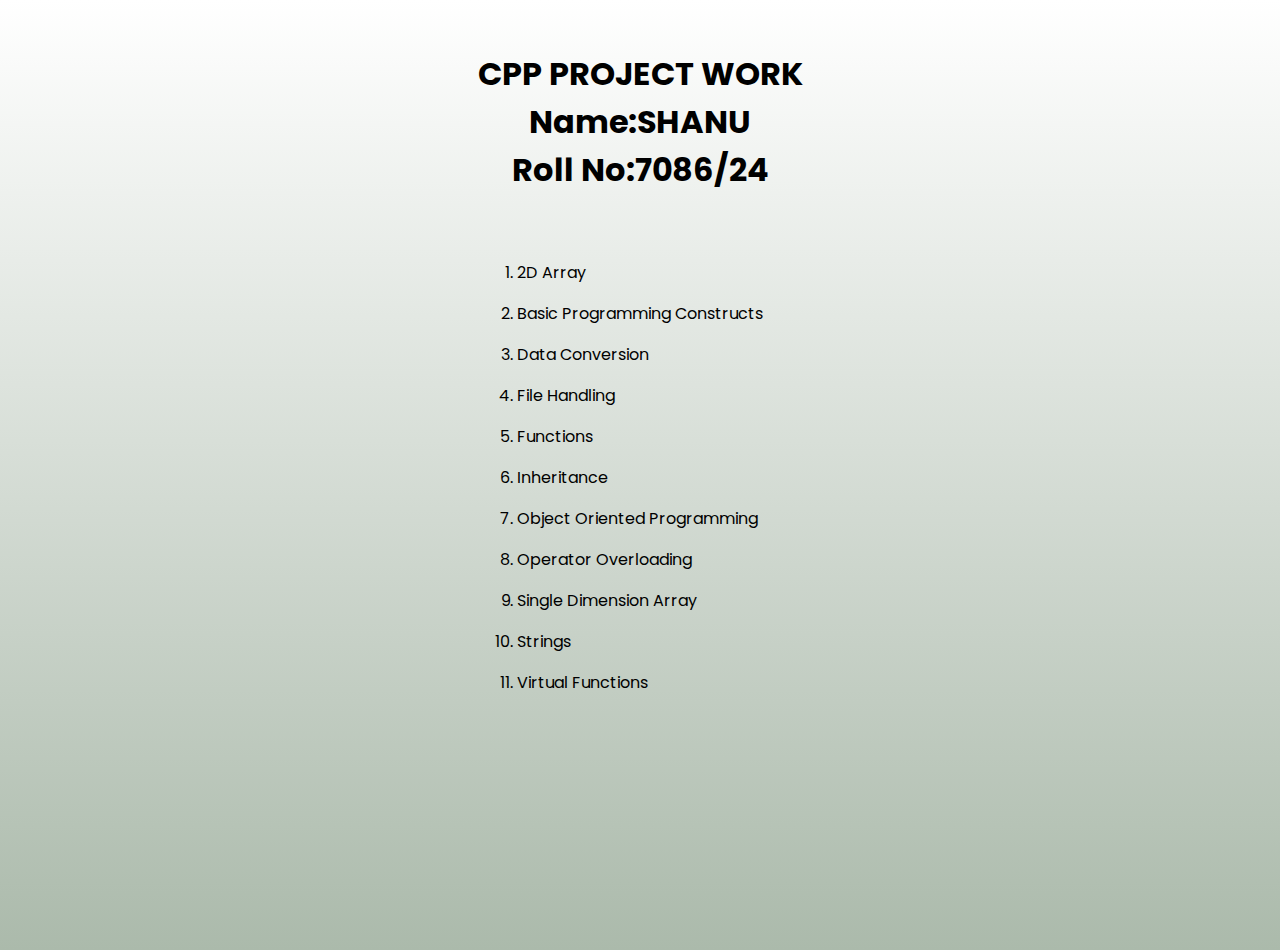
<file: index.html>
<!DOCTYPE html>
<html lang="en">
<head>
    <meta charset="UTF-8">
    <meta name="viewport" content="width=device-width, initial-scale=1.0">
    <title>Cpp Programmes</title>
    <link rel="stylesheet" href="style.css">
    <script src="script.js" defer></script>
</head>
<body>
    <h1> CPP PROJECT WORK <br>
        Name:SHANU<br>
        Roll No:7086/24
    </h1>
    <div class="programme-list-container">
        <ol>
            <li>2D Array</li>
            <li>Basic Programming Constructs</li>
            <li>Data Conversion</li>
            <li>File Handling</li>
            <li>Functions</li>
            <li>Inheritance</li>
            <li>Object Oriented Programming</li>
            <li>Operator Overloading</li>
            <li>Single Dimension Array</li>
            <li>Strings</li>
            <li>Virtual Functions</li>
        </ol>
    </div>
</body>
</html>
</file>
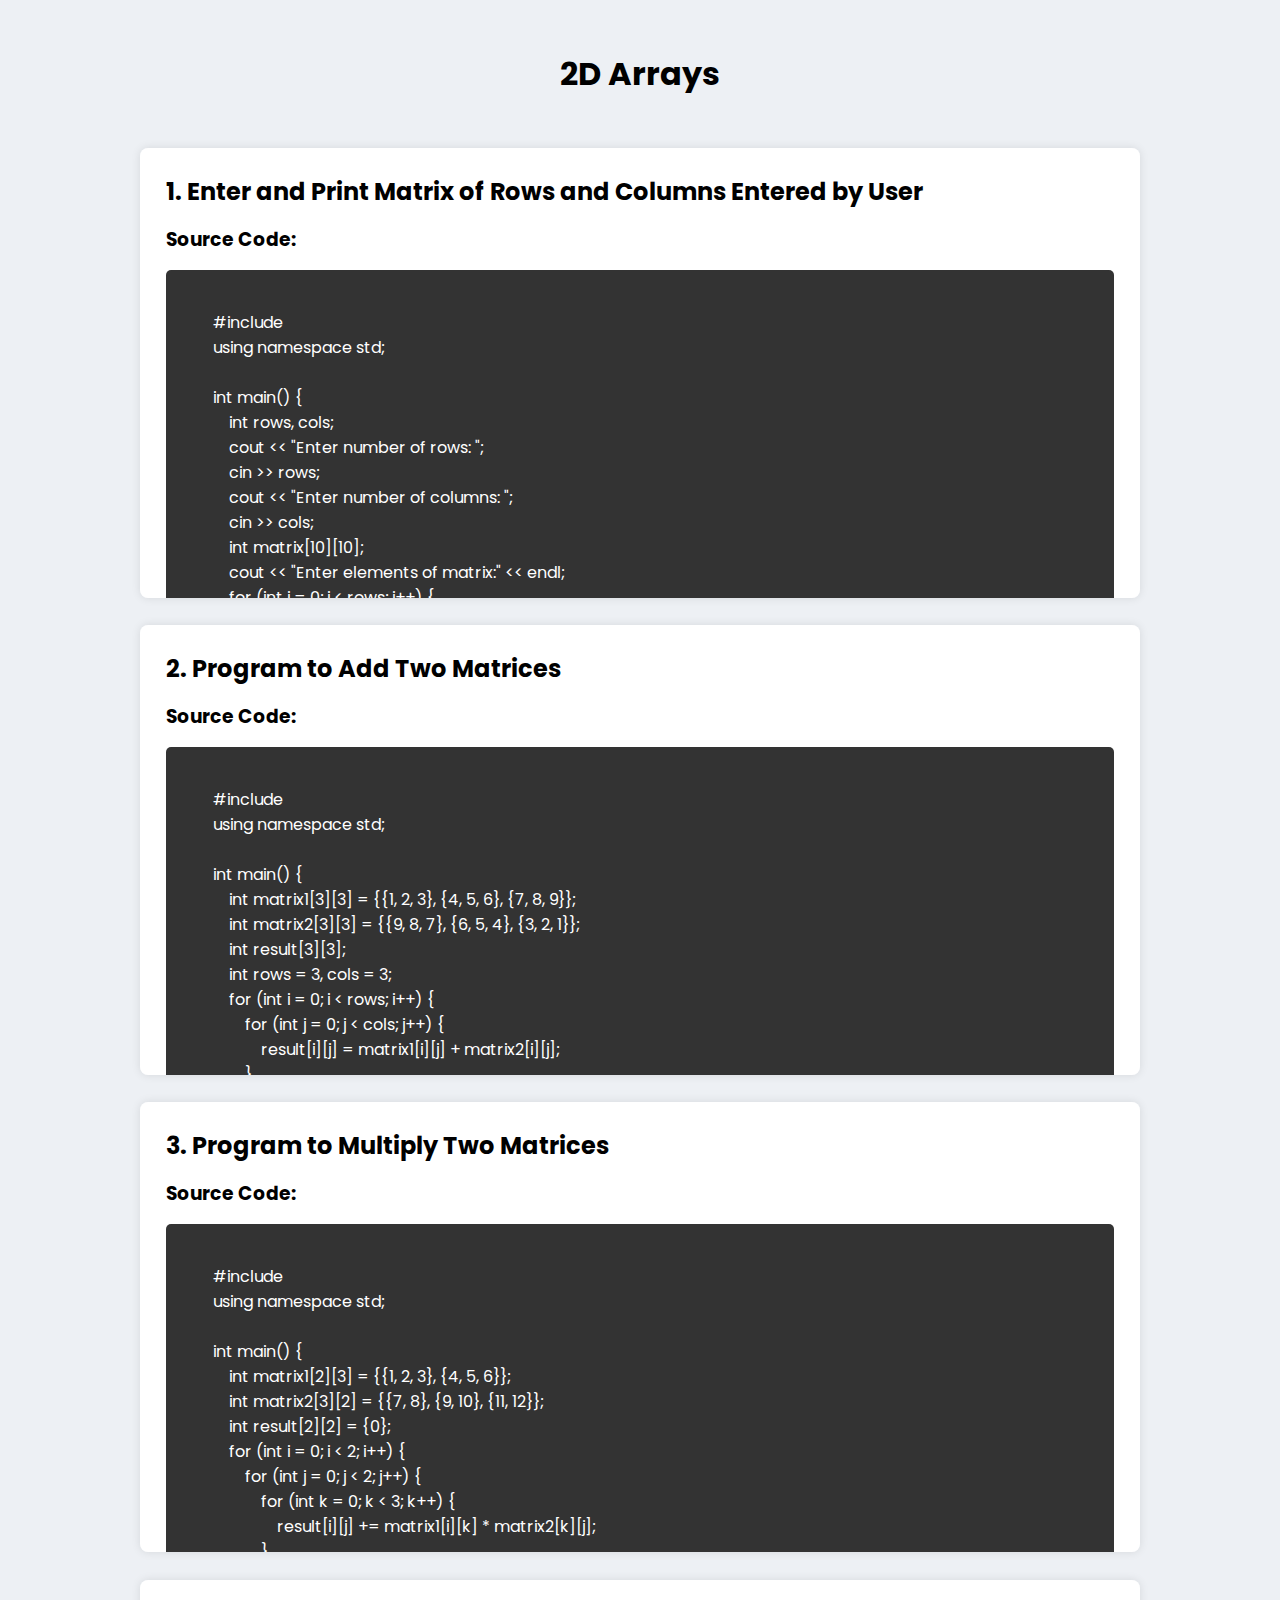
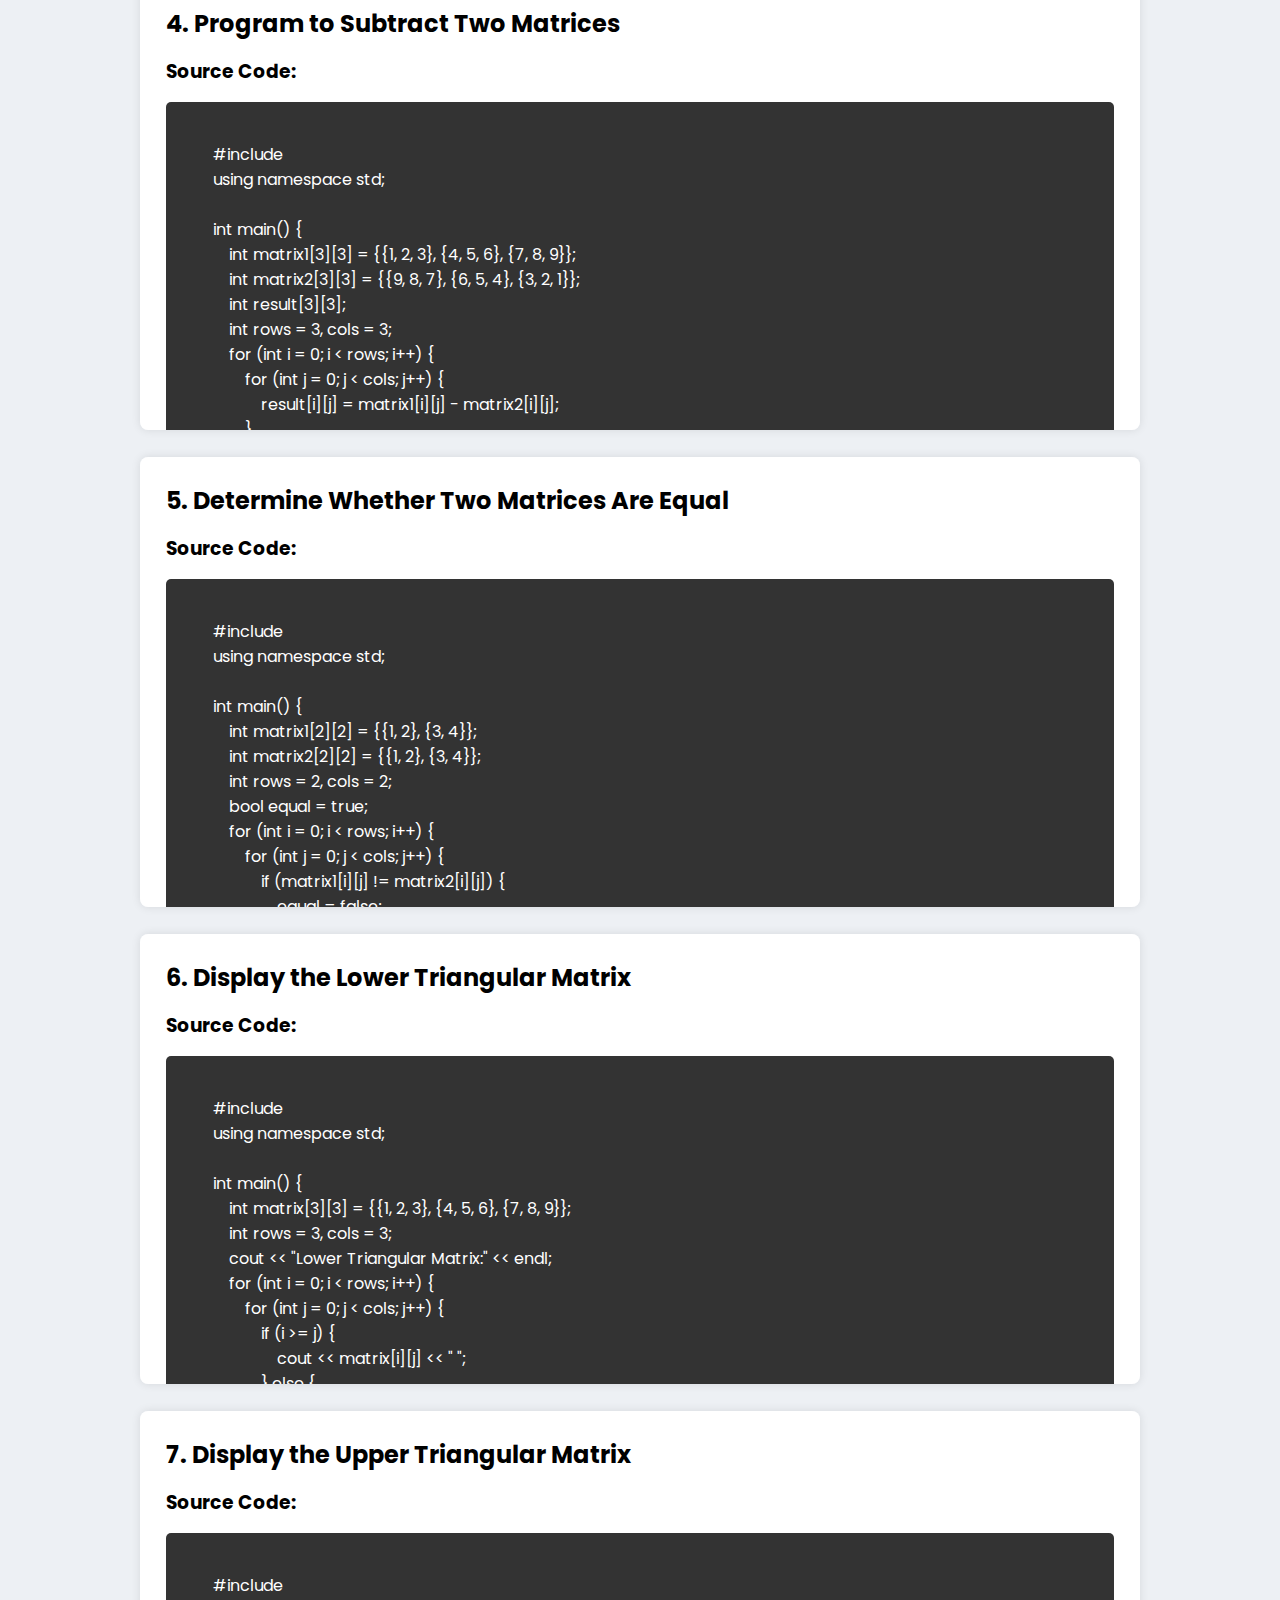
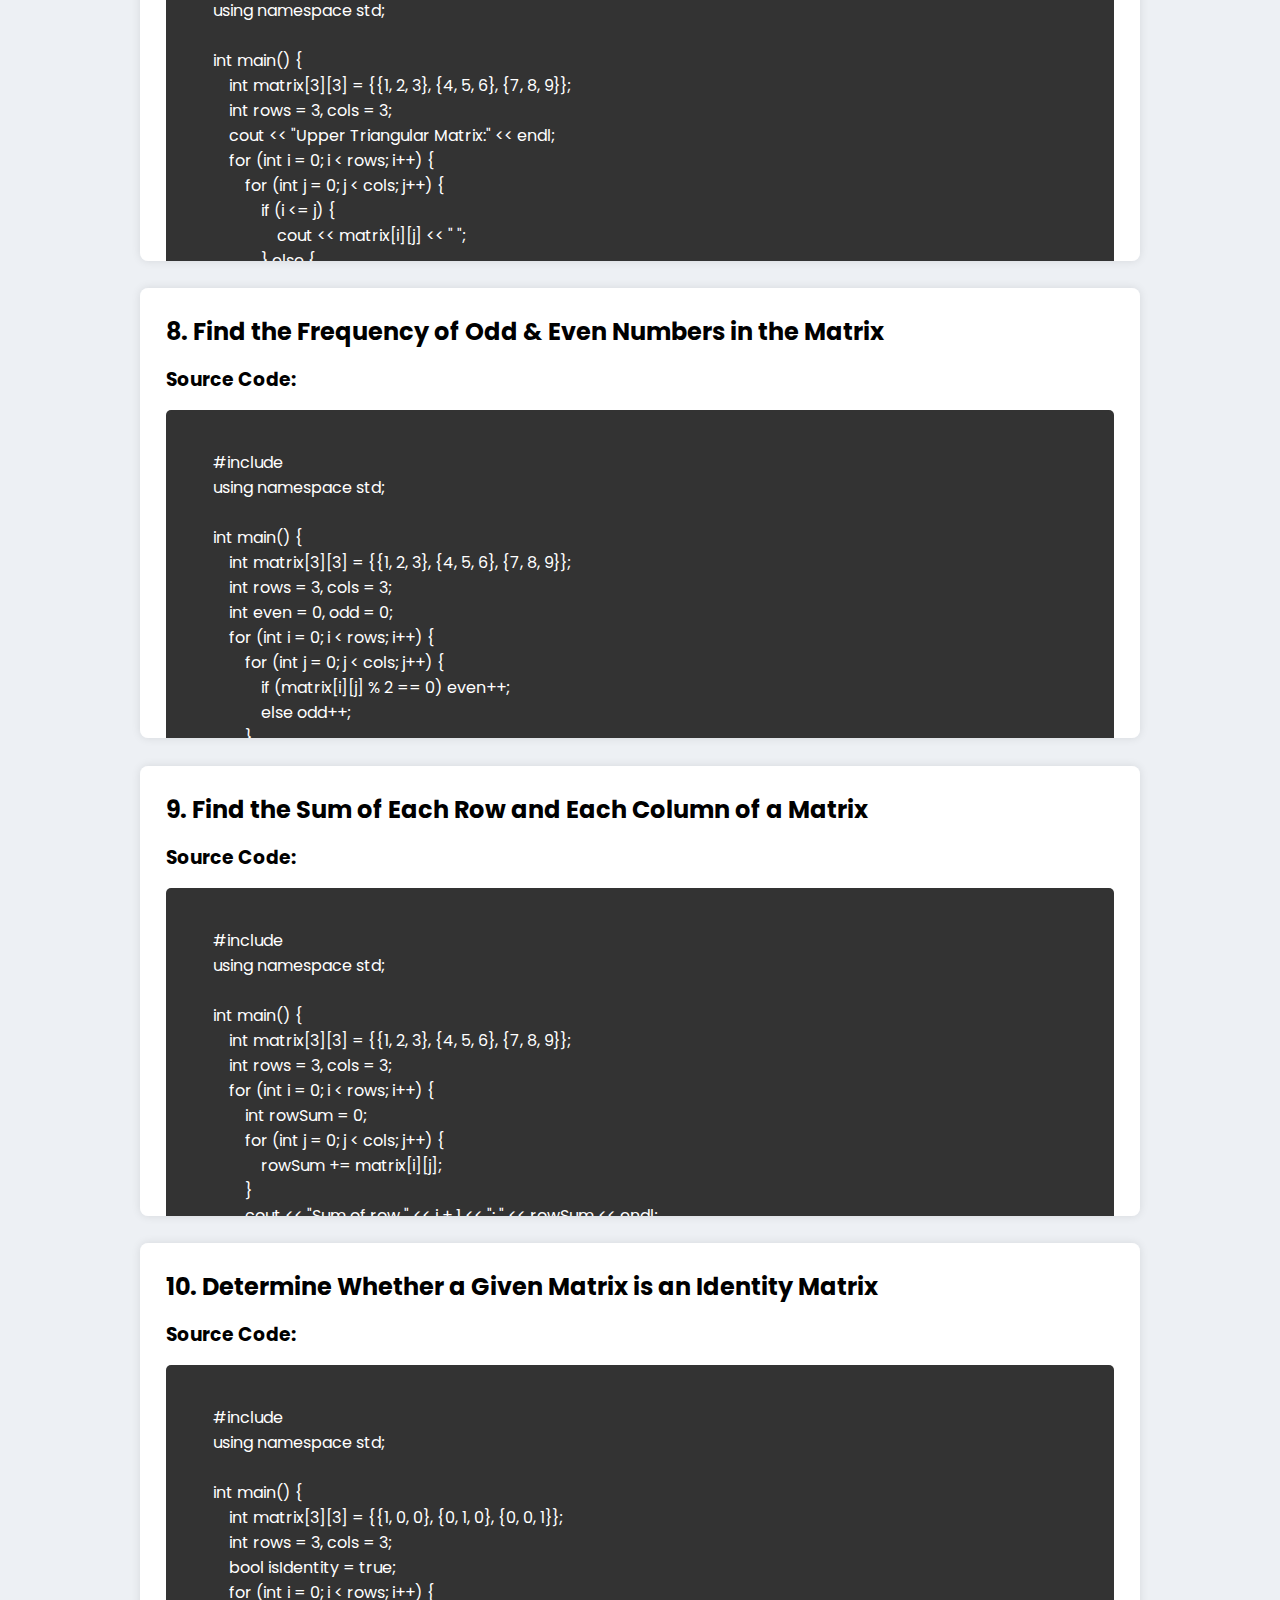
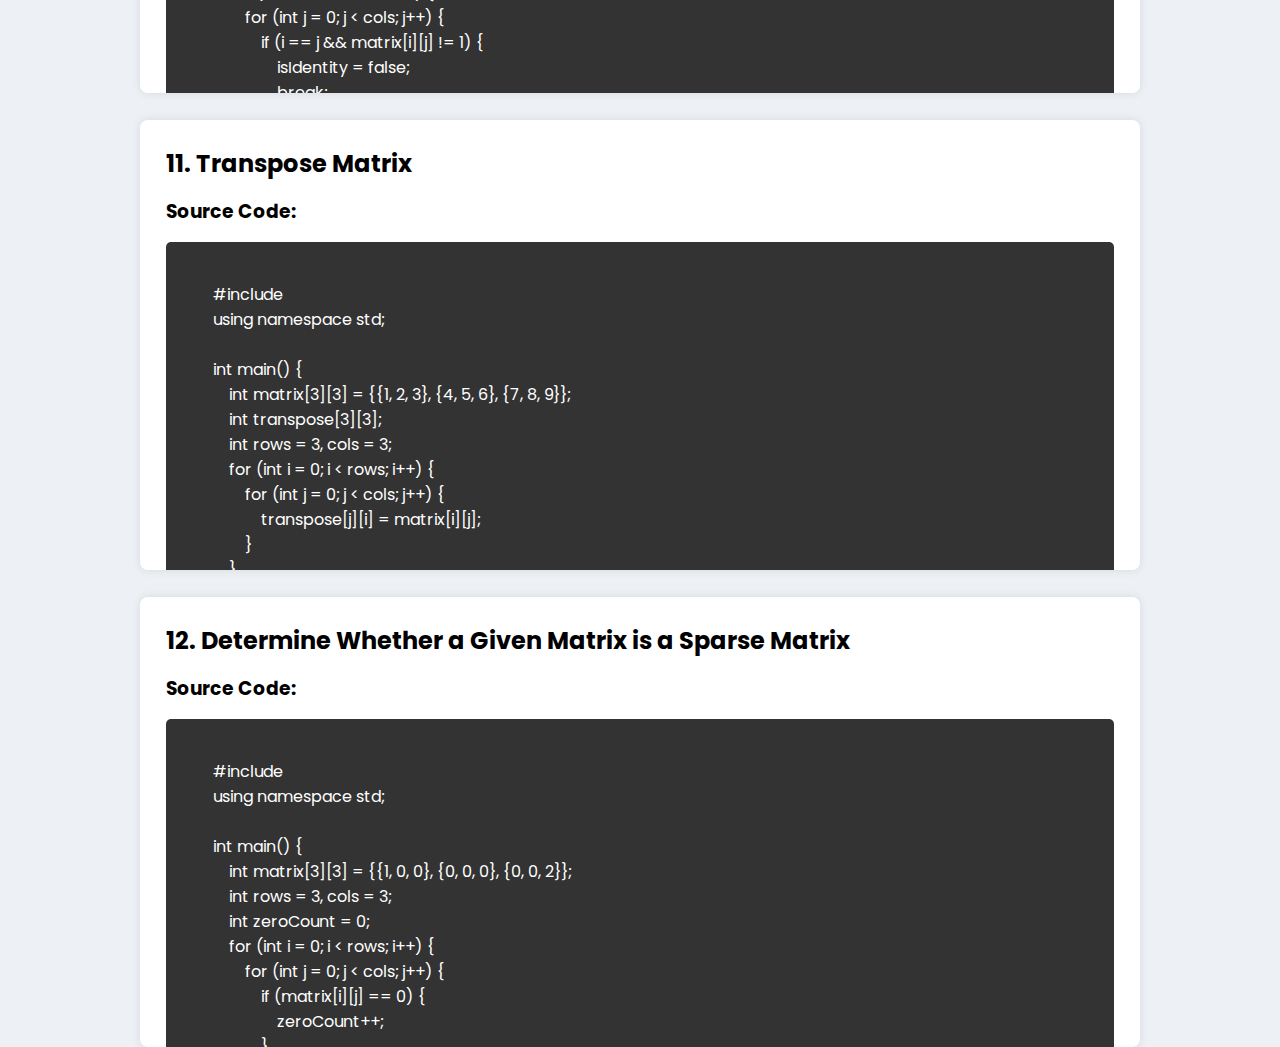
<file: 2d-array.html>
<!DOCTYPE html>
<html lang="en">
<head>
    <meta charset="UTF-8">
    <meta name="viewport" content="width=device-width, initial-scale=1.0">
    <title>2D Arrays</title>
    <link rel="stylesheet" href="programmes.css">
</head>
<body>
    <h1>2D Arrays</h1>
        <div class="program">
            <h2>1. Enter and Print Matrix of Rows and Columns Entered by User</h2>
            <h3>Source Code:</h3>
            <pre><code>
        #include <iostream>
        using namespace std;
        
        int main() {
            int rows, cols;
            cout << "Enter number of rows: ";
            cin >> rows;
            cout << "Enter number of columns: ";
            cin >> cols;
            int matrix[10][10];
            cout << "Enter elements of matrix:" << endl;
            for (int i = 0; i < rows; i++) {
                for (int j = 0; j < cols; j++) {
                    cin >> matrix[i][j];
                }
            }
            cout << "Matrix:" << endl;
            for (int i = 0; i < rows; i++) {
                for (int j = 0; j < cols; j++) {
                    cout << matrix[i][j] << " ";
                }
                cout << endl;
            }
            return 0;
        }
            </code></pre>
            <h3>Output:</h3>
            <pre>
        Enter number of rows: 2
        Enter number of columns: 3
        Enter elements of matrix:
        1 2 3
        4 5 6
        Matrix:
        1 2 3 
        4 5 6 
            </pre>
        </div>
        
       
        
        <div class="program">
            <h2>2. Program to Add Two Matrices</h2>
            <h3>Source Code:</h3>
            <pre><code>
        #include <iostream>
        using namespace std;
        
        int main() {
            int matrix1[3][3] = {{1, 2, 3}, {4, 5, 6}, {7, 8, 9}};
            int matrix2[3][3] = {{9, 8, 7}, {6, 5, 4}, {3, 2, 1}};
            int result[3][3];
            int rows = 3, cols = 3;
            for (int i = 0; i < rows; i++) {
                for (int j = 0; j < cols; j++) {
                    result[i][j] = matrix1[i][j] + matrix2[i][j];
                }
            }
            cout << "Resultant Matrix:" << endl;
            for (int i = 0; i < rows; i++) {
                for (int j = 0; j < cols; j++) {
                    cout << result[i][j] << " ";
                }
                cout << endl;
            }
            return 0;
        }
            </code></pre>
            <h3>Output:</h3>
            <pre>
        Resultant Matrix:
        10 10 10 
        10 10 10 
        10 10 10 
            </pre>
        </div>
        
       
        
        <div class="program">
            <h2>3. Program to Multiply Two Matrices</h2>
            <h3>Source Code:</h3>
            <pre><code>
        #include <iostream>
        using namespace std;
        
        int main() {
            int matrix1[2][3] = {{1, 2, 3}, {4, 5, 6}};
            int matrix2[3][2] = {{7, 8}, {9, 10}, {11, 12}};
            int result[2][2] = {0};
            for (int i = 0; i < 2; i++) {
                for (int j = 0; j < 2; j++) {
                    for (int k = 0; k < 3; k++) {
                        result[i][j] += matrix1[i][k] * matrix2[k][j];
                    }
                }
            }
            cout << "Resultant Matrix:" << endl;
            for (int i = 0; i < 2; i++) {
                for (int j = 0; j < 2; j++) {
                    cout << result[i][j] << " ";
                }
                cout << endl;
            }
            return 0;
        }
            </code></pre>
            <h3>Output:</h3>
            <pre>
        Resultant Matrix:
        58 64 
        139 154 
            </pre>
        </div>
        
       
        
        <div class="program">
            <h2>4. Program to Subtract Two Matrices</h2>
            <h3>Source Code:</h3>
            <pre><code>
        #include <iostream>
        using namespace std;
        
        int main() {
            int matrix1[3][3] = {{1, 2, 3}, {4, 5, 6}, {7, 8, 9}};
            int matrix2[3][3] = {{9, 8, 7}, {6, 5, 4}, {3, 2, 1}};
            int result[3][3];
            int rows = 3, cols = 3;
            for (int i = 0; i < rows; i++) {
                for (int j = 0; j < cols; j++) {
                    result[i][j] = matrix1[i][j] - matrix2[i][j];
                }
            }
            cout << "Resultant Matrix:" << endl;
            for (int i = 0; i < rows; i++) {
                for (int j = 0; j < cols; j++) {
                    cout << result[i][j] << " ";
                }
                cout << endl;
            }
            return 0;
        }
            </code></pre>
            <h3>Output:</h3>
            <pre>
        Resultant Matrix:
        -8 -6 -4 
        -2 0 2 
        4 6 8 
            </pre>
        </div>
        
       
        
        <div class="program">
            <h2>5. Determine Whether Two Matrices Are Equal</h2>
            <h3>Source Code:</h3>
            <pre><code>
        #include <iostream>
        using namespace std;
        
        int main() {
            int matrix1[2][2] = {{1, 2}, {3, 4}};
            int matrix2[2][2] = {{1, 2}, {3, 4}};
            int rows = 2, cols = 2;
            bool equal = true;
            for (int i = 0; i < rows; i++) {
                for (int j = 0; j < cols; j++) {
                    if (matrix1[i][j] != matrix2[i][j]) {
                        equal = false;
                        break;
                    }
                }
            }
            cout << (equal ? "Matrices are equal" : "Matrices are not equal") << endl;
            return 0;
        }
            </code></pre>
            <h3>Output:</h3>
            <pre>
        Matrices are equal
            </pre>
        </div>
        
       
        
        <div class="program">
            <h2>6. Display the Lower Triangular Matrix</h2>
            <h3>Source Code:</h3>
            <pre><code>
        #include <iostream>
        using namespace std;
        
        int main() {
            int matrix[3][3] = {{1, 2, 3}, {4, 5, 6}, {7, 8, 9}};
            int rows = 3, cols = 3;
            cout << "Lower Triangular Matrix:" << endl;
            for (int i = 0; i < rows; i++) {
                for (int j = 0; j < cols; j++) {
                    if (i >= j) {
                        cout << matrix[i][j] << " ";
                    } else {
                        cout << "0 ";
                    }
                }
                cout << endl;
            }
            return 0;
        }
            </code></pre>
            <h3>Output:</h3>
            <pre>
        Lower Triangular Matrix:
        1 0 0 
        4 5 0 
        7 8 9 
            </pre>
        </div>
        
       
        
        <div class="program">
            <h2>7. Display the Upper Triangular Matrix</h2>
            <h3>Source Code:</h3>
            <pre><code>
        #include <iostream>
        using namespace std;
        
        int main() {
            int matrix[3][3] = {{1, 2, 3}, {4, 5, 6}, {7, 8, 9}};
            int rows = 3, cols = 3;
            cout << "Upper Triangular Matrix:" << endl;
            for (int i = 0; i < rows; i++) {
                for (int j = 0; j < cols; j++) {
                    if (i <= j) {
                        cout << matrix[i][j] << " ";
                    } else {
                        cout << "0 ";
                    }
                }
                cout << endl;
            }
            return 0;
        }
            </code></pre>
            <h3>Output:</h3>
            <pre>
        Upper Triangular Matrix:
        1 2 3 
        0 5 6 
        0 0 9 
            </pre>
        </div>
        
       
        
        <div class="program">
            <h2>8. Find the Frequency of Odd & Even Numbers in the Matrix</h2>
            <h3>Source Code:</h3>
            <pre><code>
        #include <iostream>
        using namespace std;
        
        int main() {
            int matrix[3][3] = {{1, 2, 3}, {4, 5, 6}, {7, 8, 9}};
            int rows = 3, cols = 3;
            int even = 0, odd = 0;
            for (int i = 0; i < rows; i++) {
                for (int j = 0; j < cols; j++) {
                    if (matrix[i][j] % 2 == 0) even++;
                    else odd++;
                }
            }
            cout << "Even numbers: " << even << endl;
            cout << "Odd numbers: " << odd << endl;
            return 0;
        }
            </code></pre>
            <h3>Output:</h3>
            <pre>
        Even numbers: 4
        Odd numbers: 5
            </pre>
        </div>
        
       
        
        <div class="program">
            <h2>9. Find the Sum of Each Row and Each Column of a Matrix</h2>
            <h3>Source Code:</h3>
            <pre><code>
        #include <iostream>
        using namespace std;
        
        int main() {
            int matrix[3][3] = {{1, 2, 3}, {4, 5, 6}, {7, 8, 9}};
            int rows = 3, cols = 3;
            for (int i = 0; i < rows; i++) {
                int rowSum = 0;
                for (int j = 0; j < cols; j++) {
                    rowSum += matrix[i][j];
                }
                cout << "Sum of row " << i + 1 << ": " << rowSum << endl;
            }
            for (int j = 0; j < cols; j++) {
                int colSum = 0;
                for (int i = 0; i < rows; i++) {
                    colSum += matrix[i][j];
                }
                cout << "Sum of column " << j + 1 << ": " << colSum << endl;
            }
            return 0;
        }
            </code></pre>
            <h3>Output:</h3>
            <pre>
        Sum of row 1: 6
        Sum of row 2: 15
        Sum of row 3: 24
        Sum of column 1: 12
        Sum of column 2: 15
        Sum of column 3: 18
            </pre>
        </div>
        
       
        
        <div class="program">
            <h2>10. Determine Whether a Given Matrix is an Identity Matrix</h2>
            <h3>Source Code:</h3>
            <pre><code>
        #include <iostream>
        using namespace std;
        
        int main() {
            int matrix[3][3] = {{1, 0, 0}, {0, 1, 0}, {0, 0, 1}};
            int rows = 3, cols = 3;
            bool isIdentity = true;
            for (int i = 0; i < rows; i++) {
                for (int j = 0; j < cols; j++) {
                    if (i == j && matrix[i][j] != 1) {
                        isIdentity = false;
                        break;
                    }
                    if (i != j && matrix[i][j] != 0) {
                        isIdentity = false;
                        break;
                    }
                }
            }
            cout << (isIdentity ? "Identity Matrix" : "Not an Identity Matrix") << endl;
            return 0;
        }
            </code></pre>
            <h3>Output:</h3>
            <pre>
        Identity Matrix
            </pre>
        </div>
        
       
        
        <div class="program">
            <h2>11. Transpose Matrix</h2>
            <h3>Source Code:</h3>
            <pre><code>
        #include <iostream>
        using namespace std;
        
        int main() {
            int matrix[3][3] = {{1, 2, 3}, {4, 5, 6}, {7, 8, 9}};
            int transpose[3][3];
            int rows = 3, cols = 3;
            for (int i = 0; i < rows; i++) {
                for (int j = 0; j < cols; j++) {
                    transpose[j][i] = matrix[i][j];
                }
            }
            cout << "Transposed Matrix:" << endl;
            for (int i = 0; i < cols; i++) {
                for (int j = 0; j < rows; j++) {
                    cout << transpose[i][j] << " ";
                }
                cout << endl;
            }
            return 0;
        }
            </code></pre>
            <h3>Output:</h3>
            <pre>
        Transposed Matrix:
        1 4 7 
        2 5 8 
        3 6 9 
            </pre>
        </div>
        
       
        
        <div class="program">
            <h2>12. Determine Whether a Given Matrix is a Sparse Matrix</h2>
            <h3>Source Code:</h3>
            <pre><code>
        #include <iostream>
        using namespace std;
        
        int main() {
            int matrix[3][3] = {{1, 0, 0}, {0, 0, 0}, {0, 0, 2}};
            int rows = 3, cols = 3;
            int zeroCount = 0;
            for (int i = 0; i < rows; i++) {
                for (int j = 0; j < cols; j++) {
                    if (matrix[i][j] == 0) {
                        zeroCount++;
                    }
                }
            }
            int totalElements = rows * cols;
            cout << (zeroCount > totalElements / 2 ? "Sparse Matrix" : "Not a Sparse Matrix") << endl;
            return 0;
        }
            </code></pre>
            <h3>Output:</h3>
            <pre>
        Sparse Matrix
            </pre>
        </div>
</body>
</html>
</file>
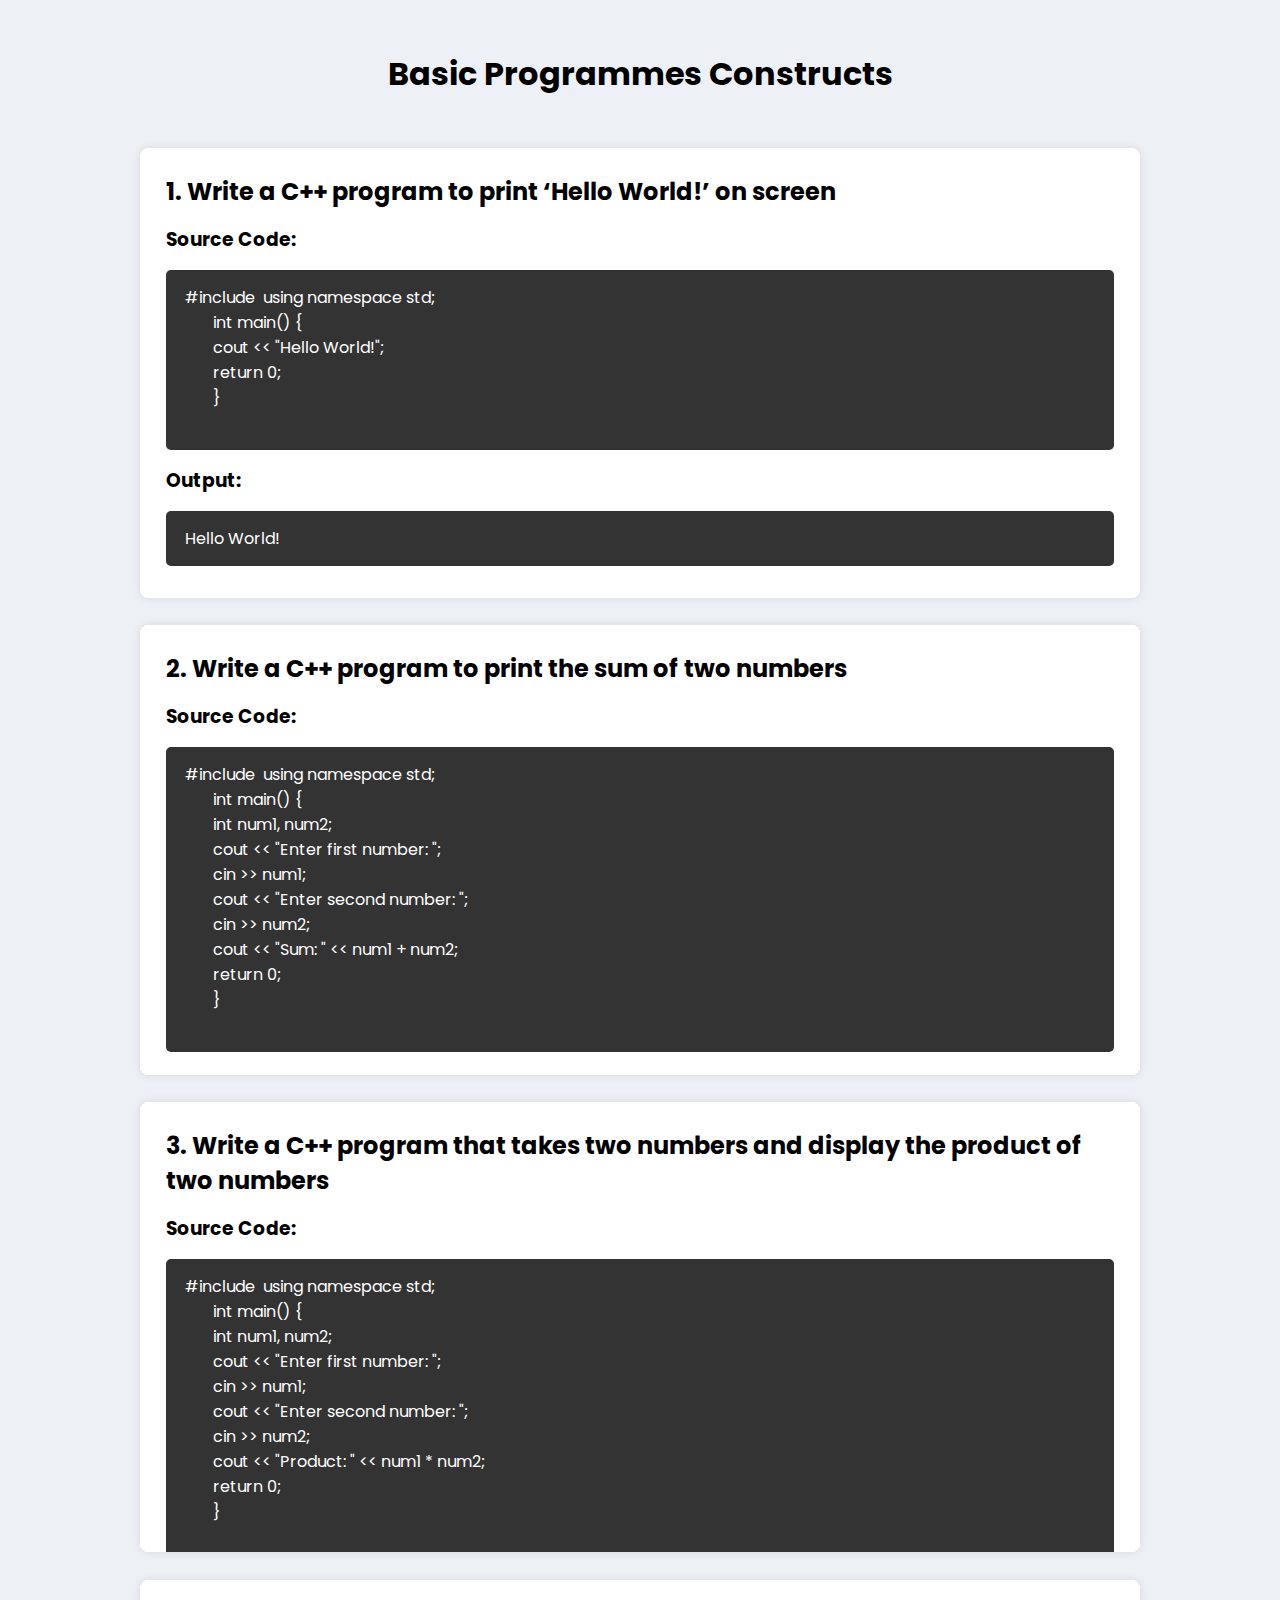
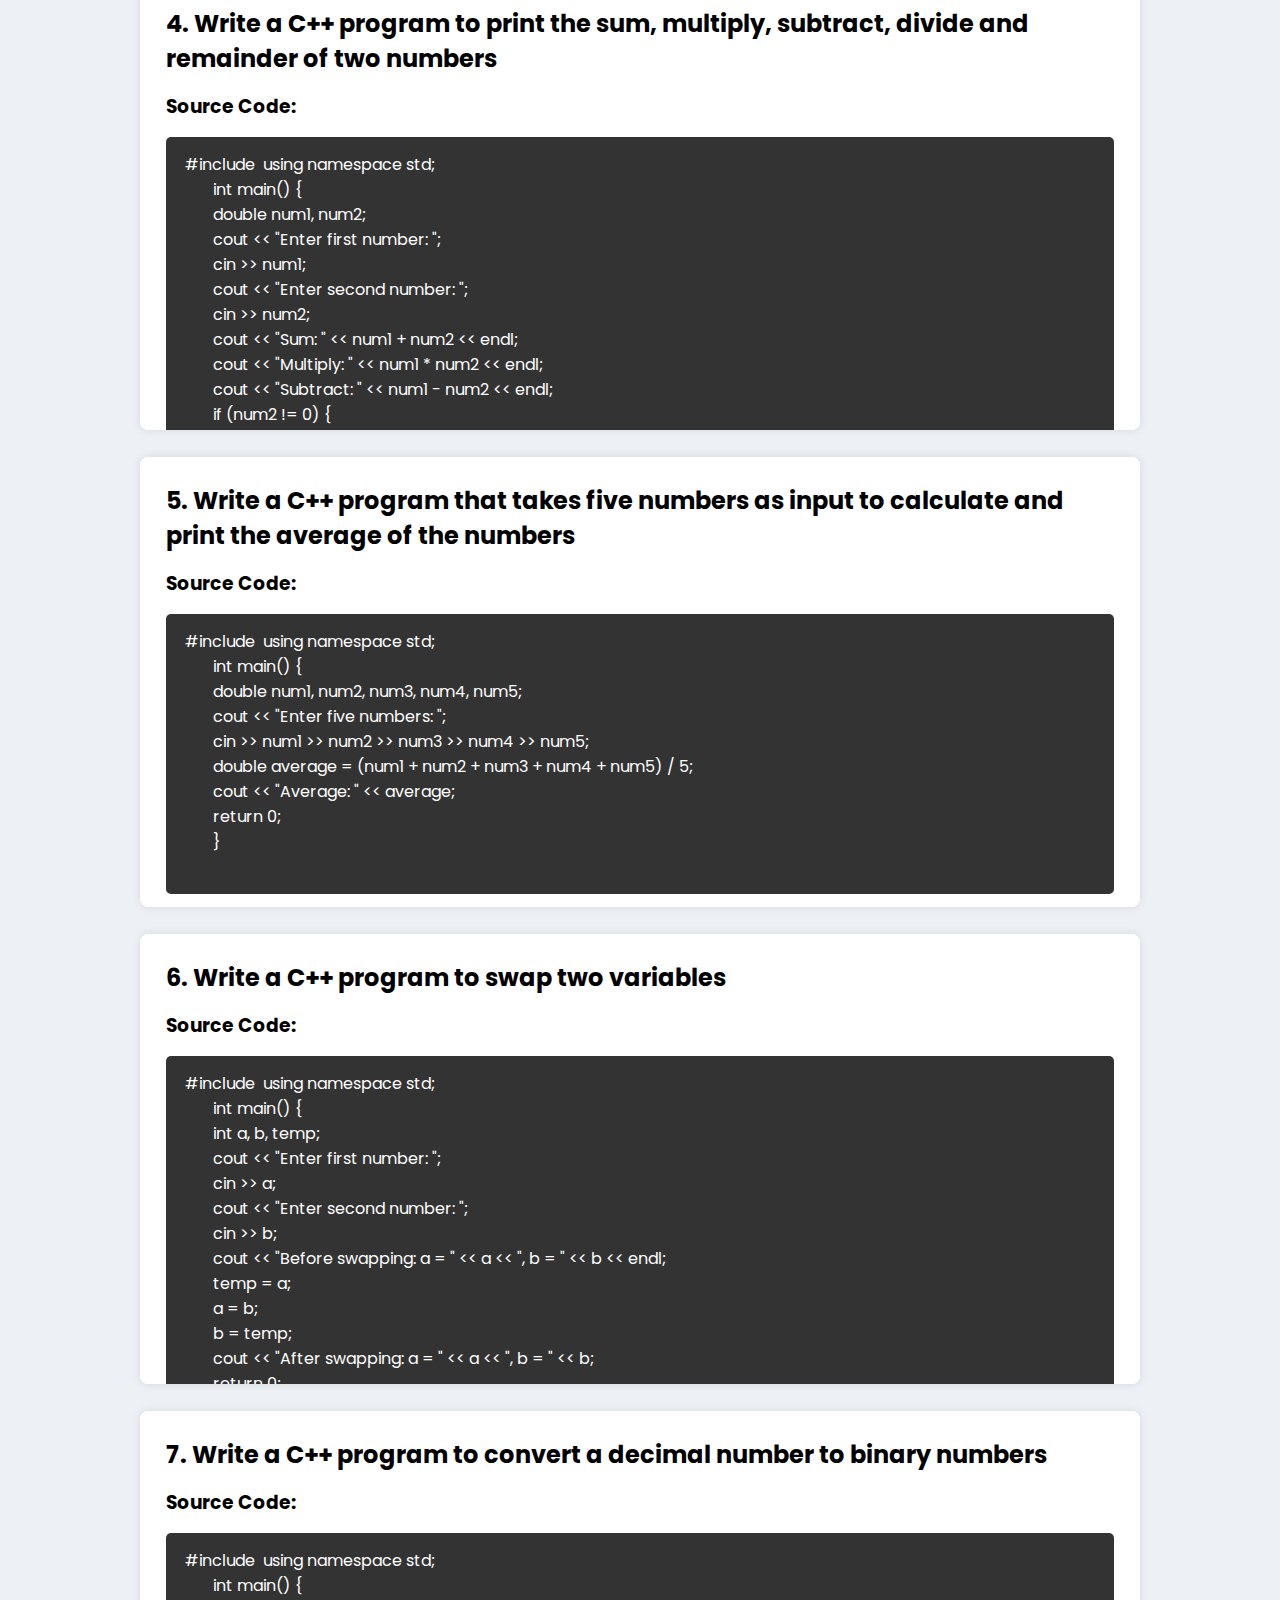
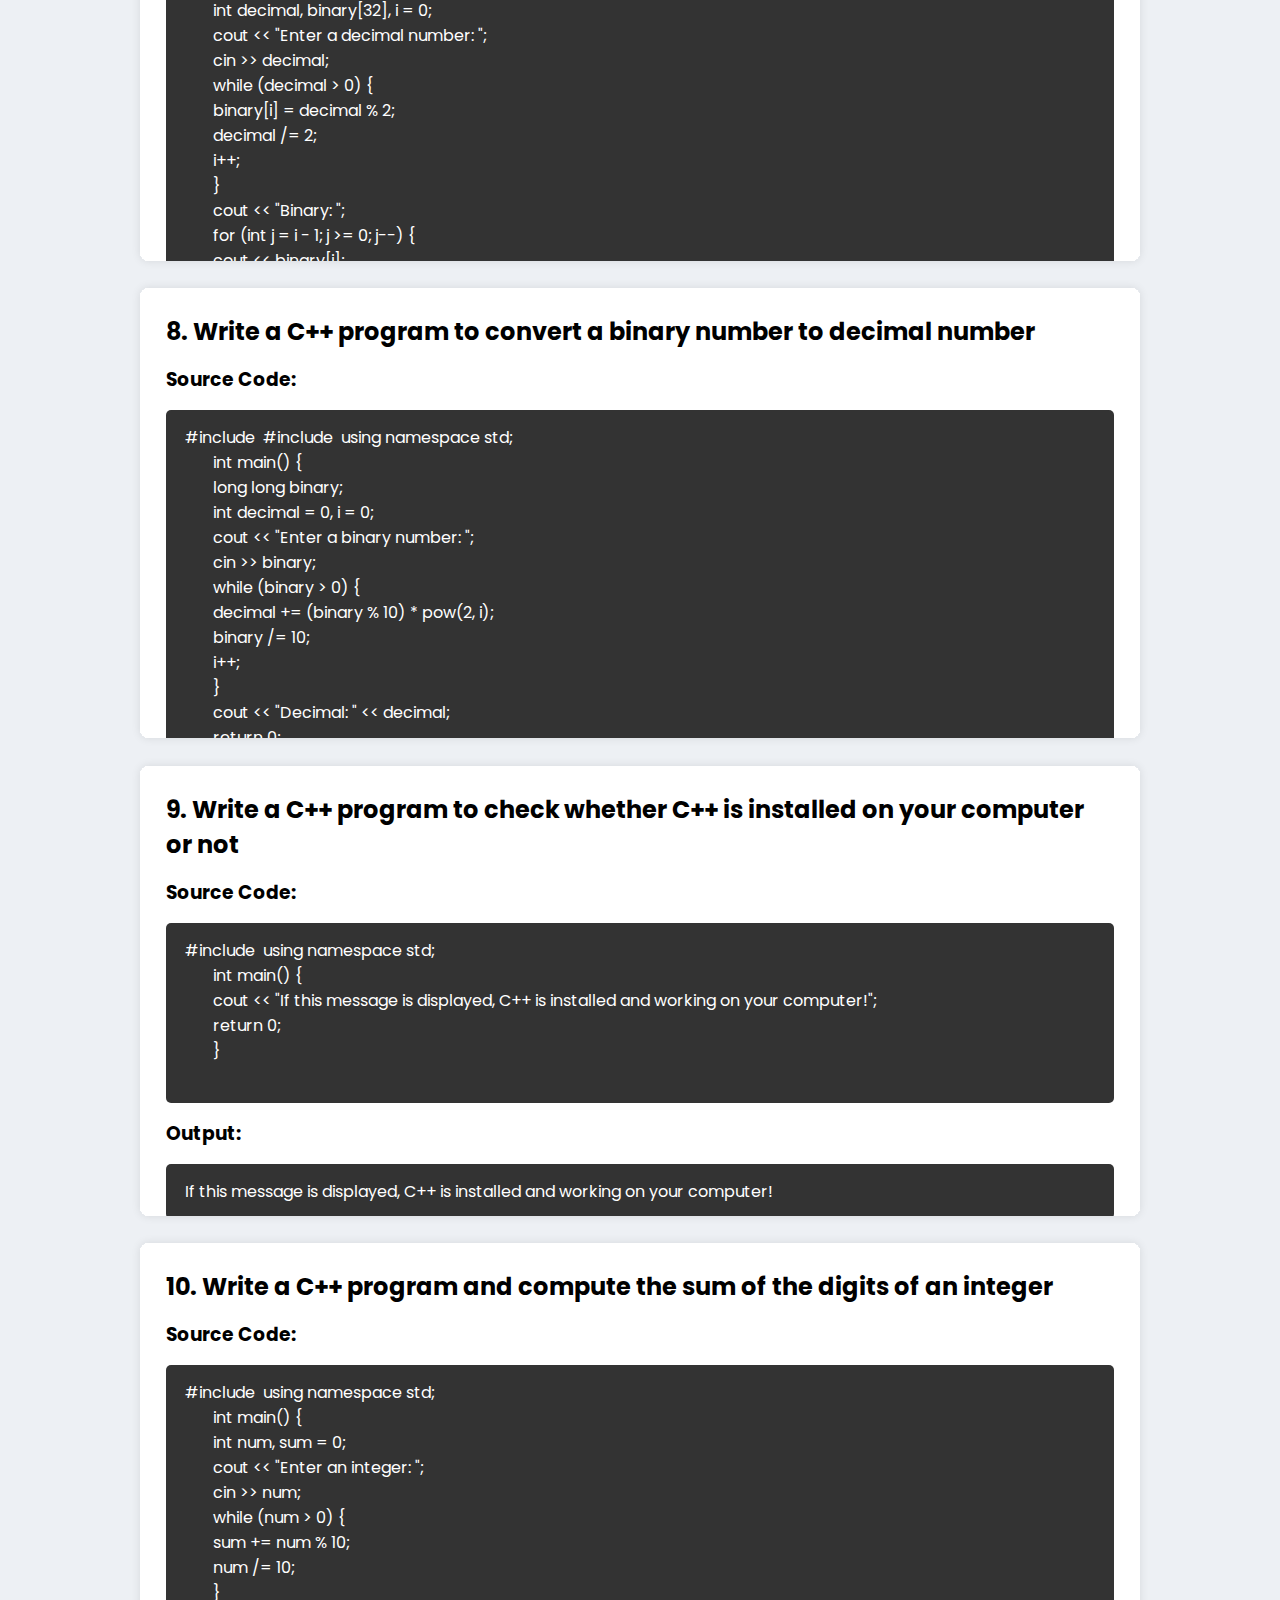
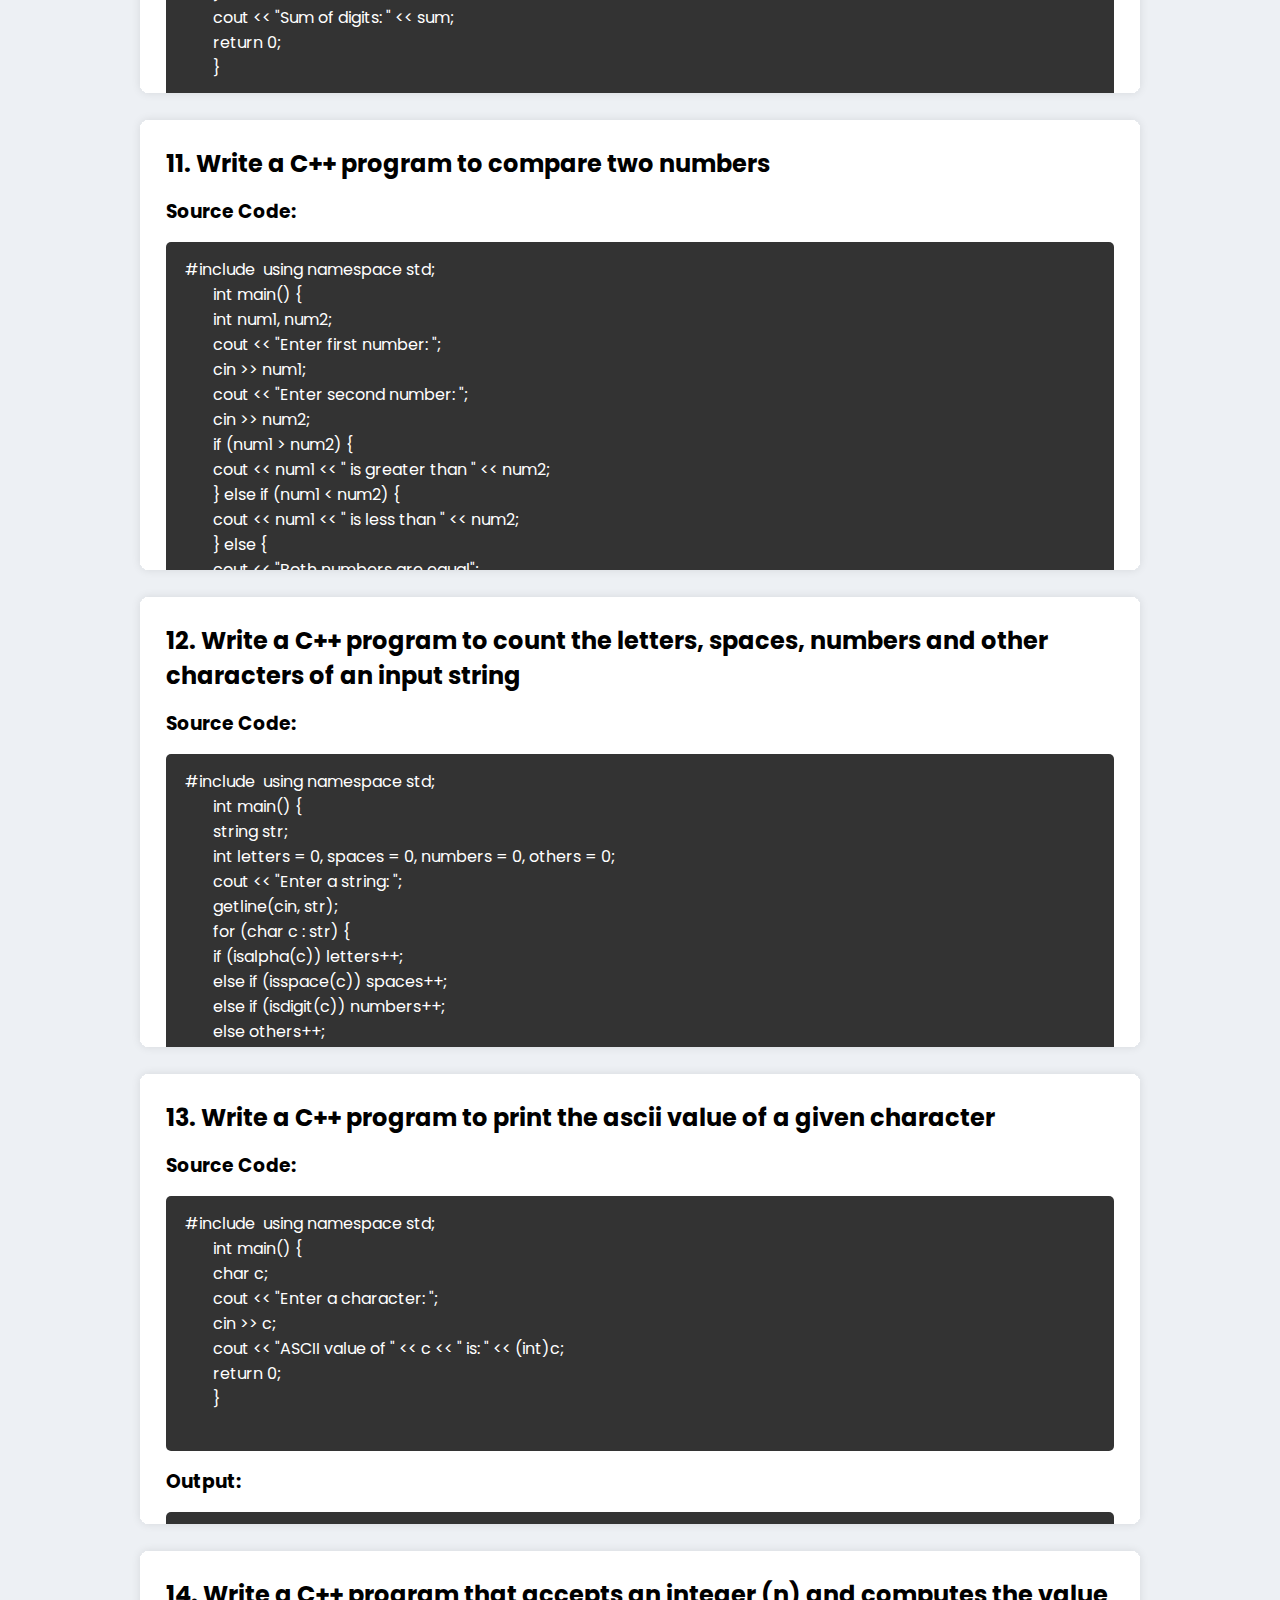
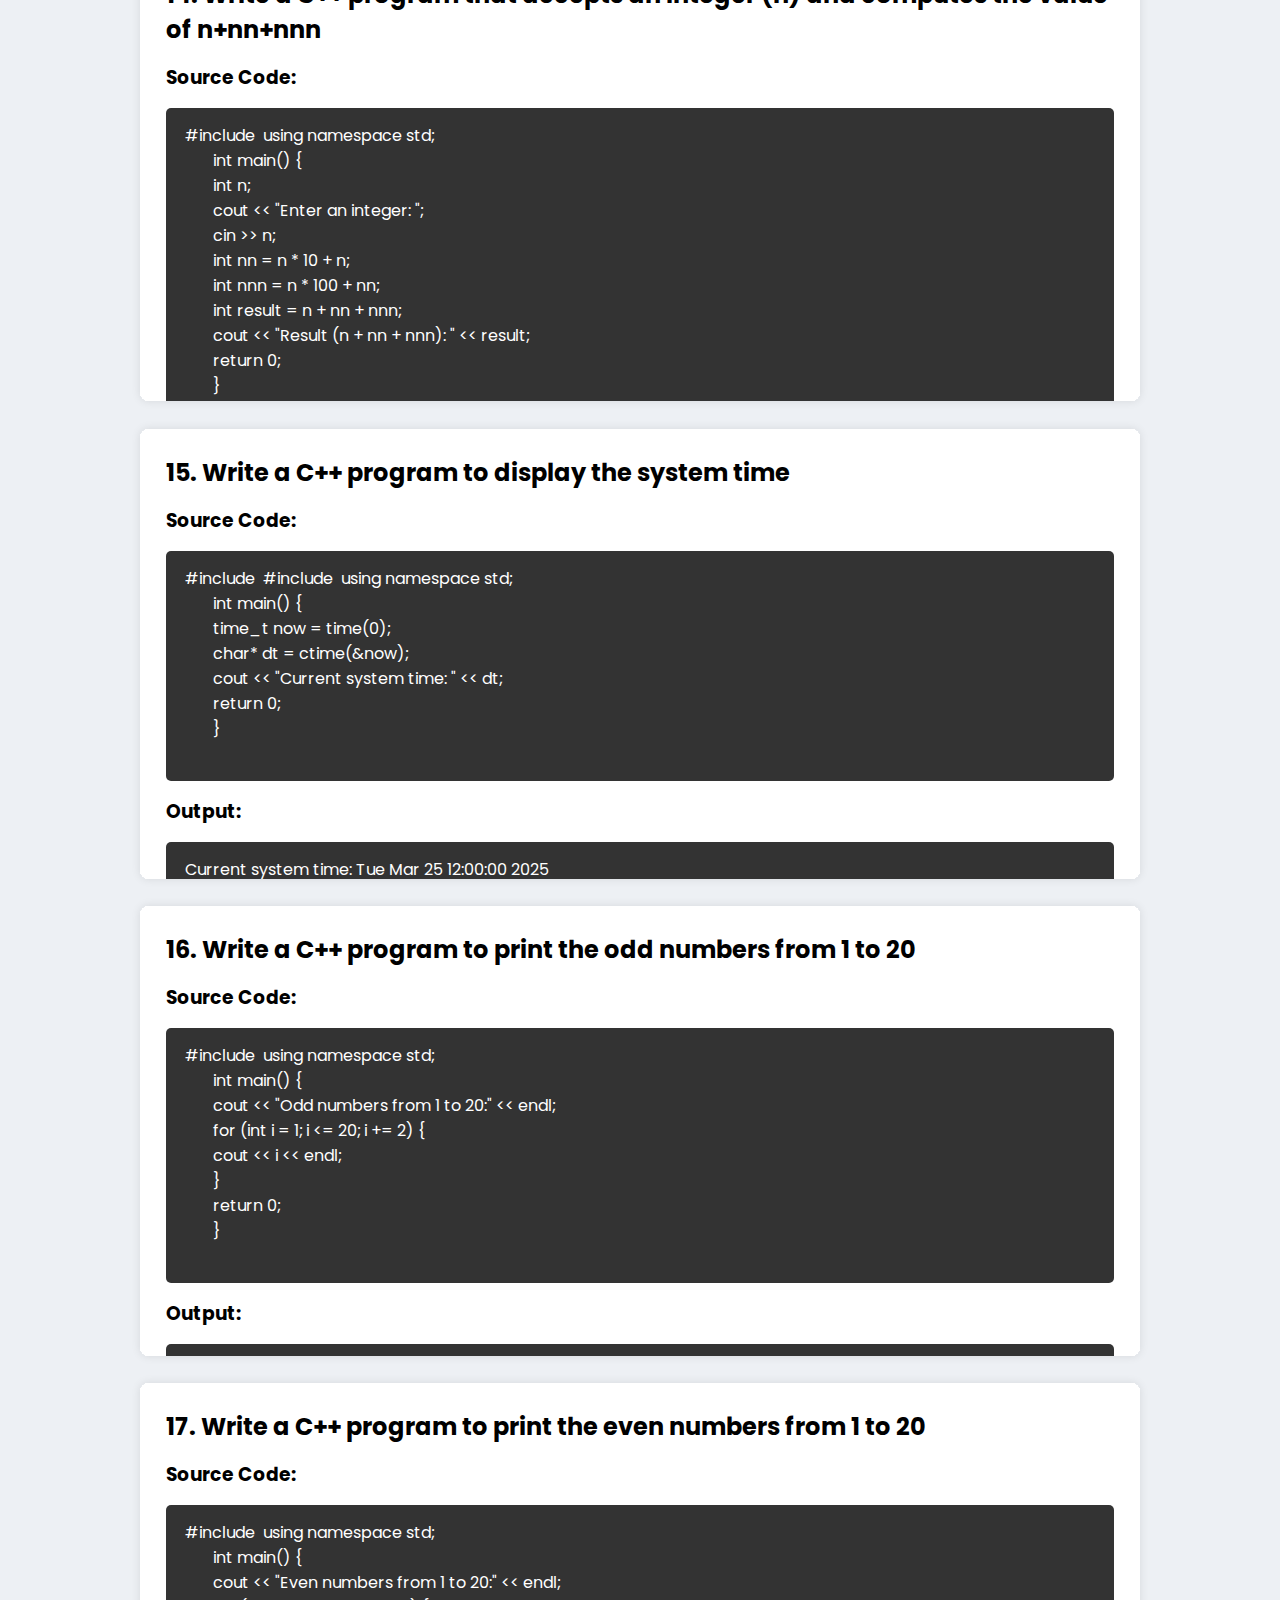
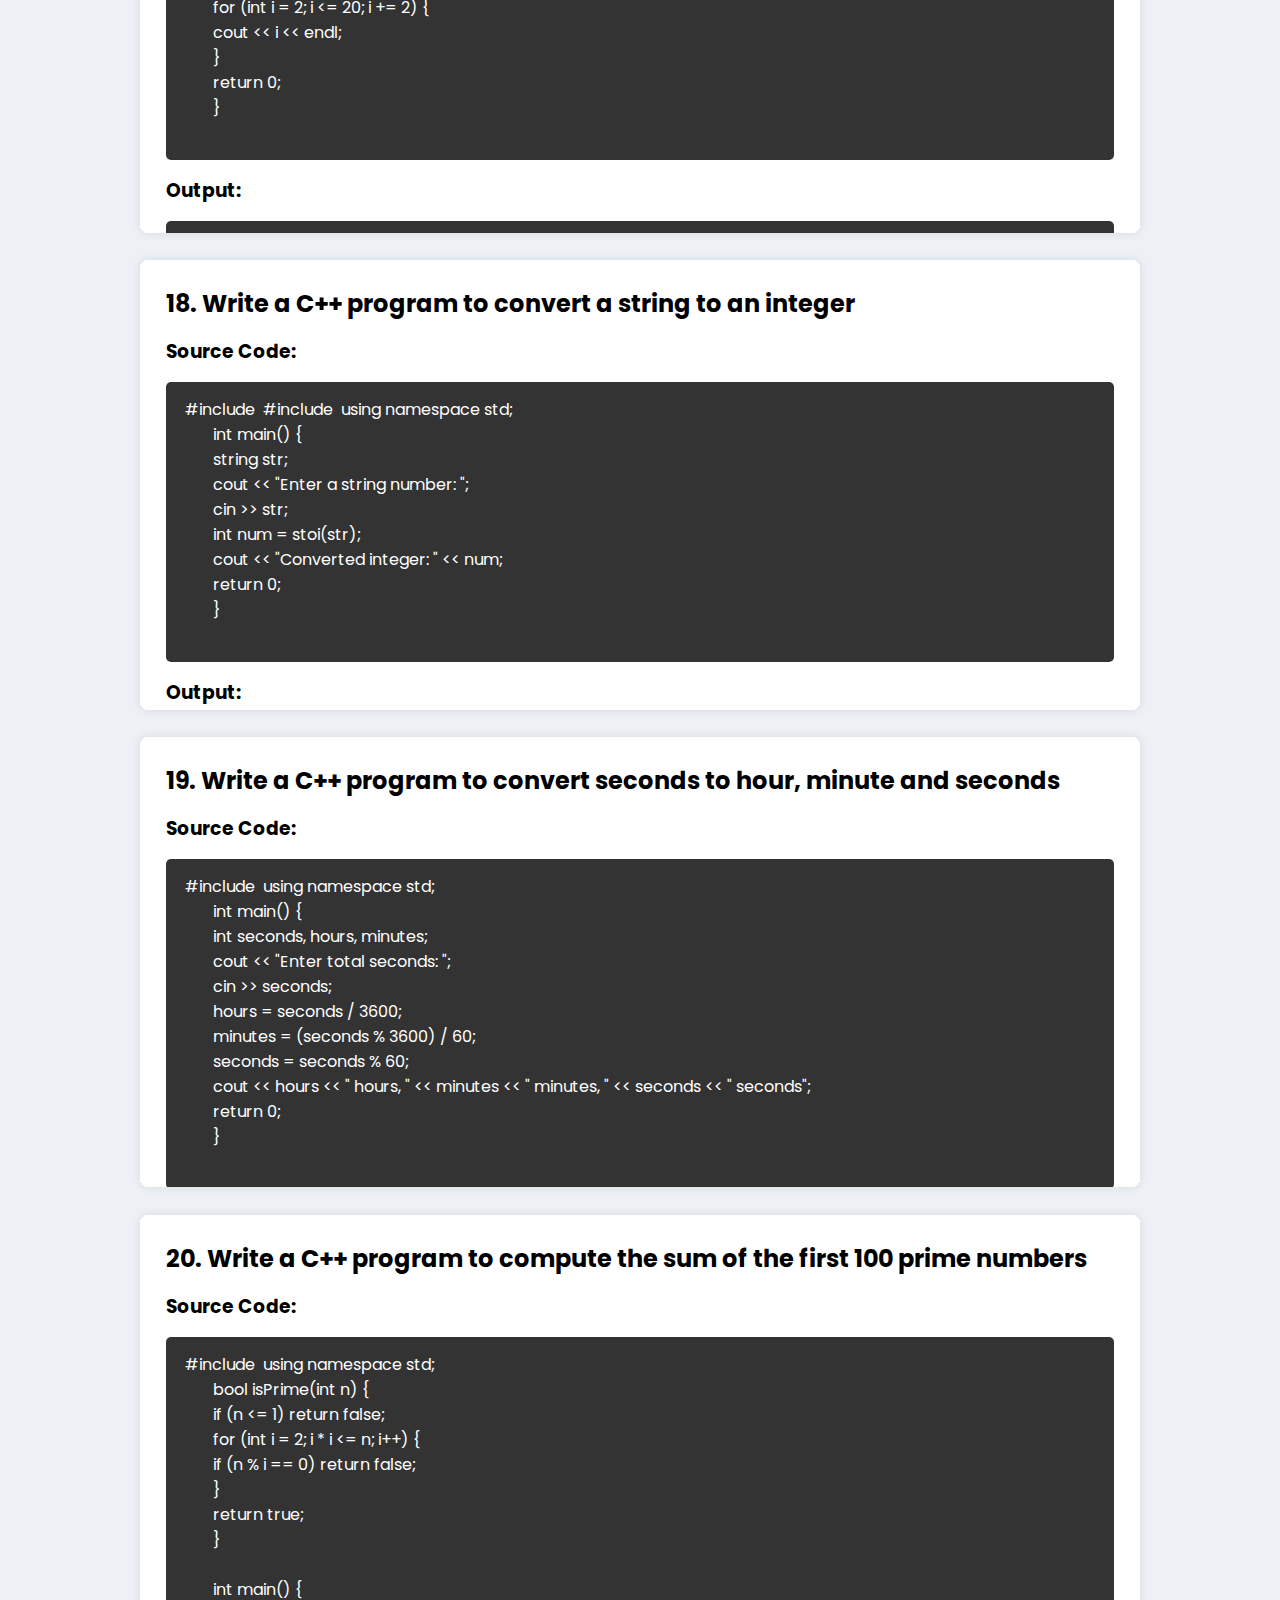
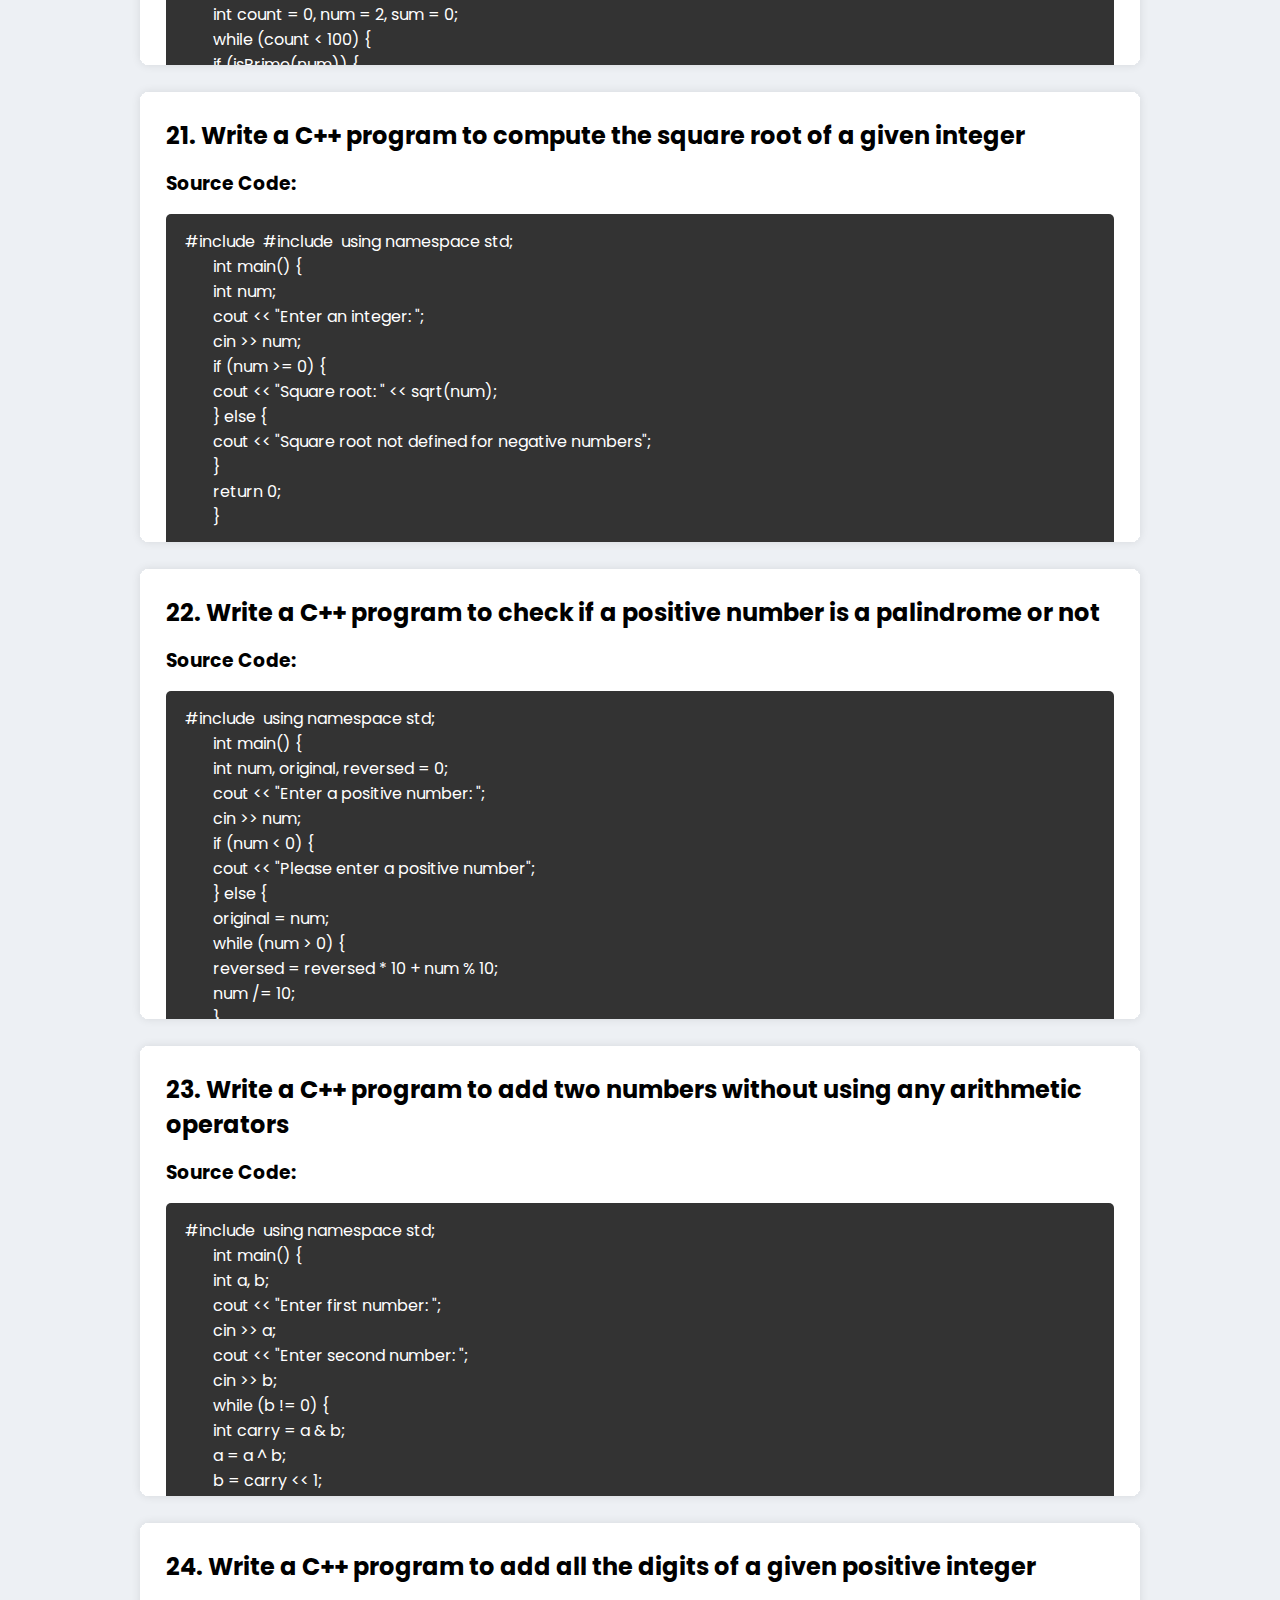
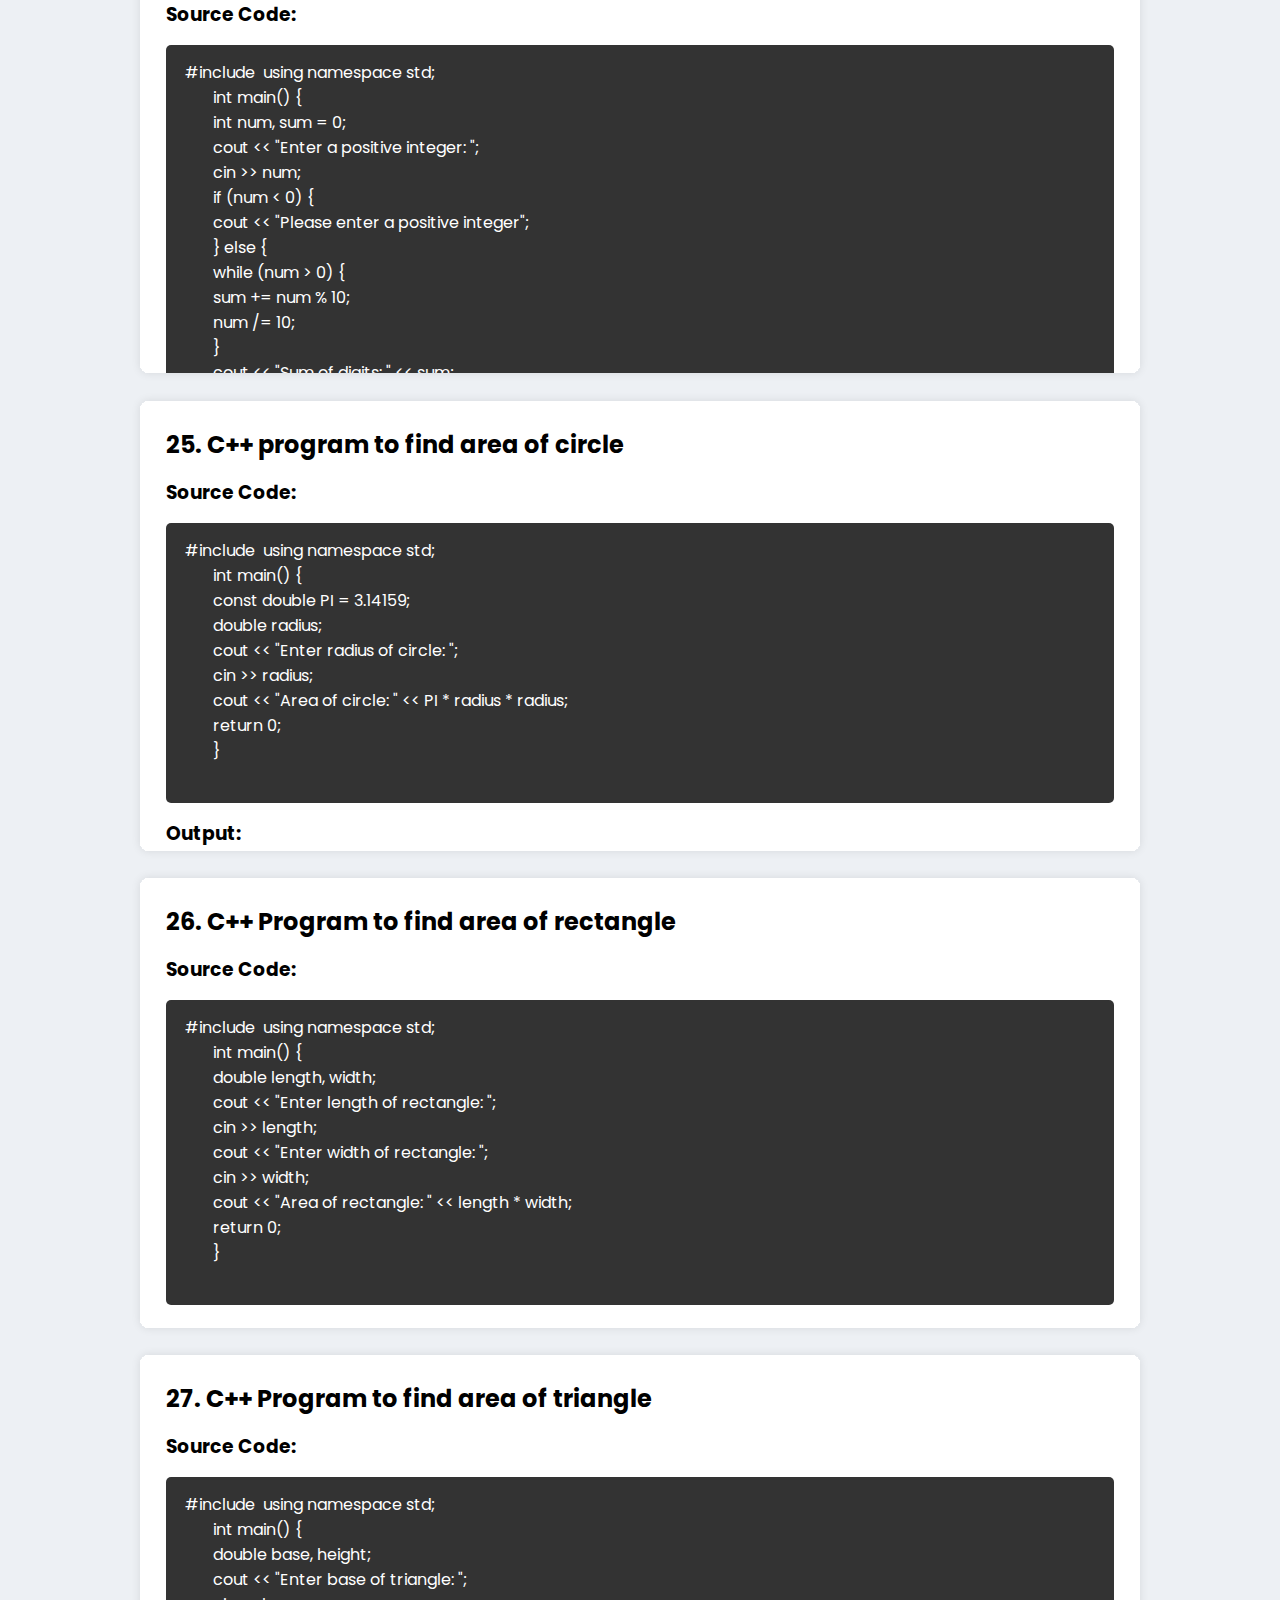
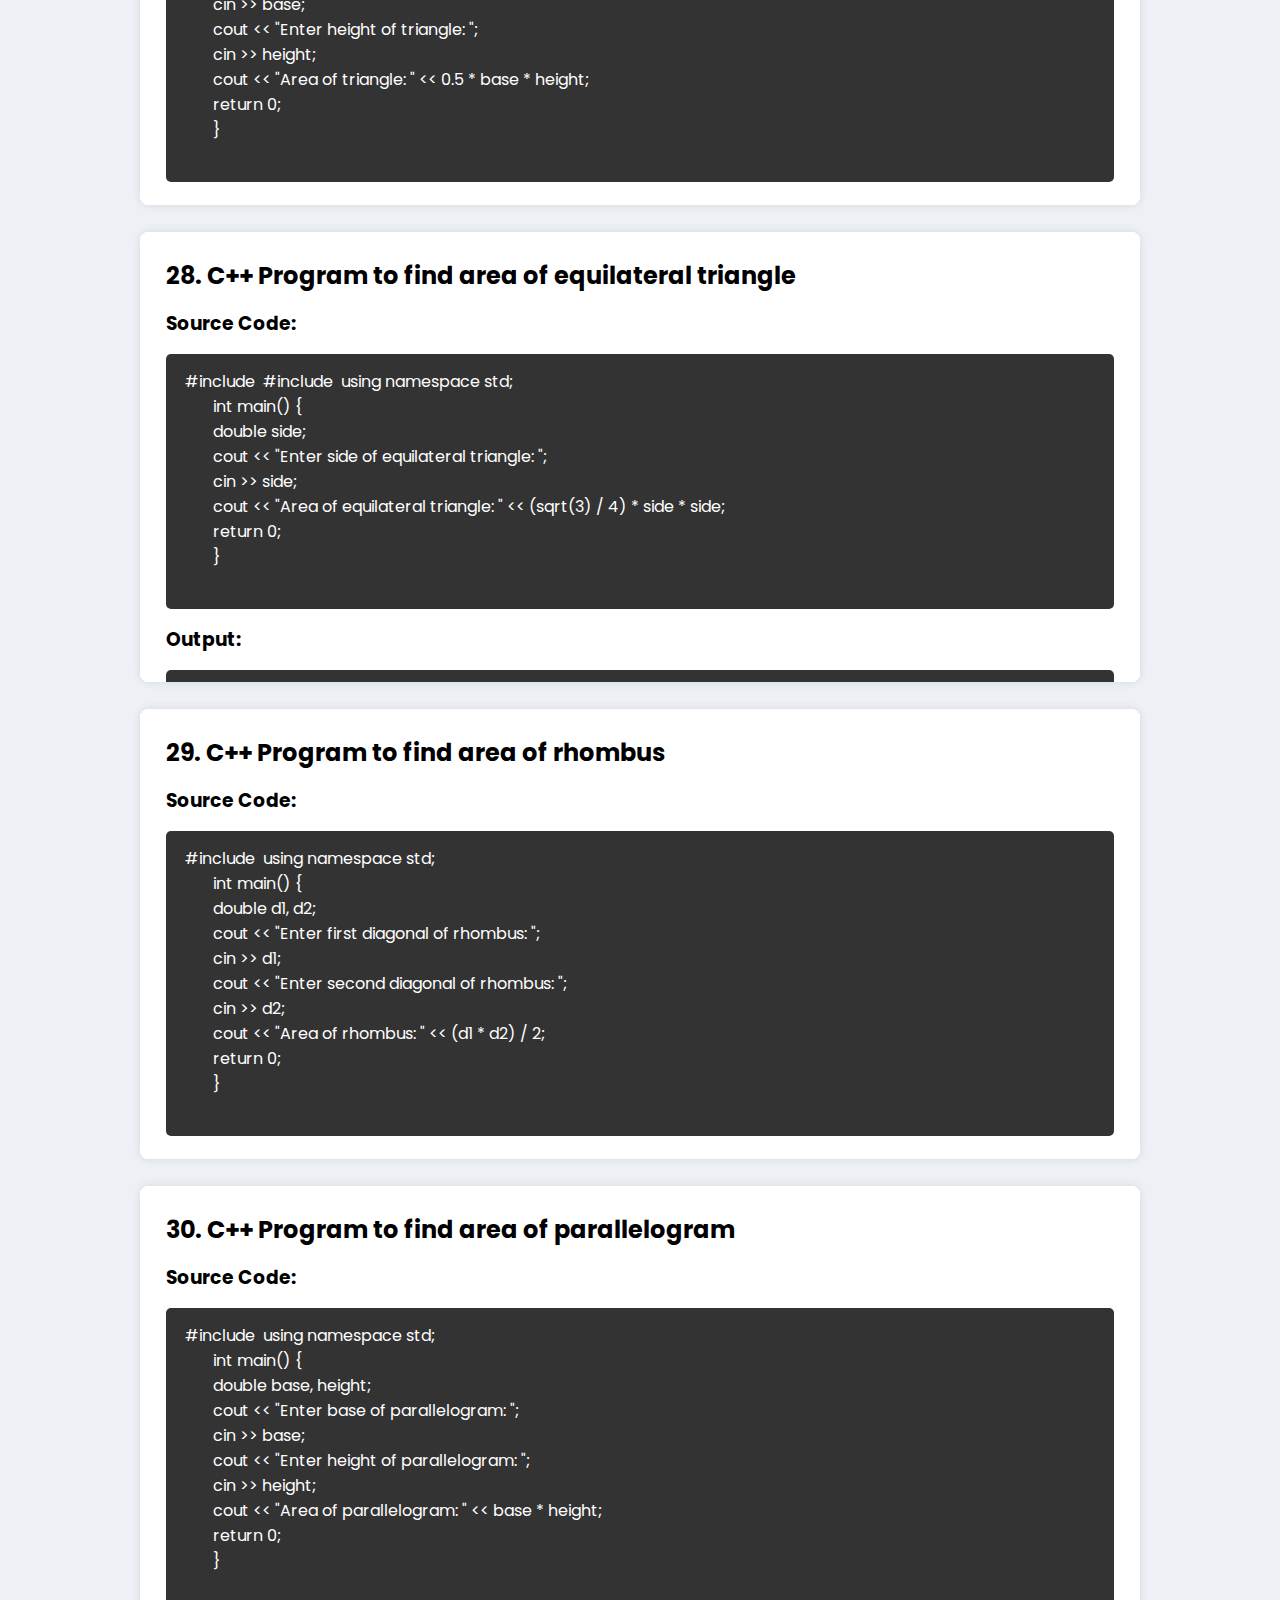
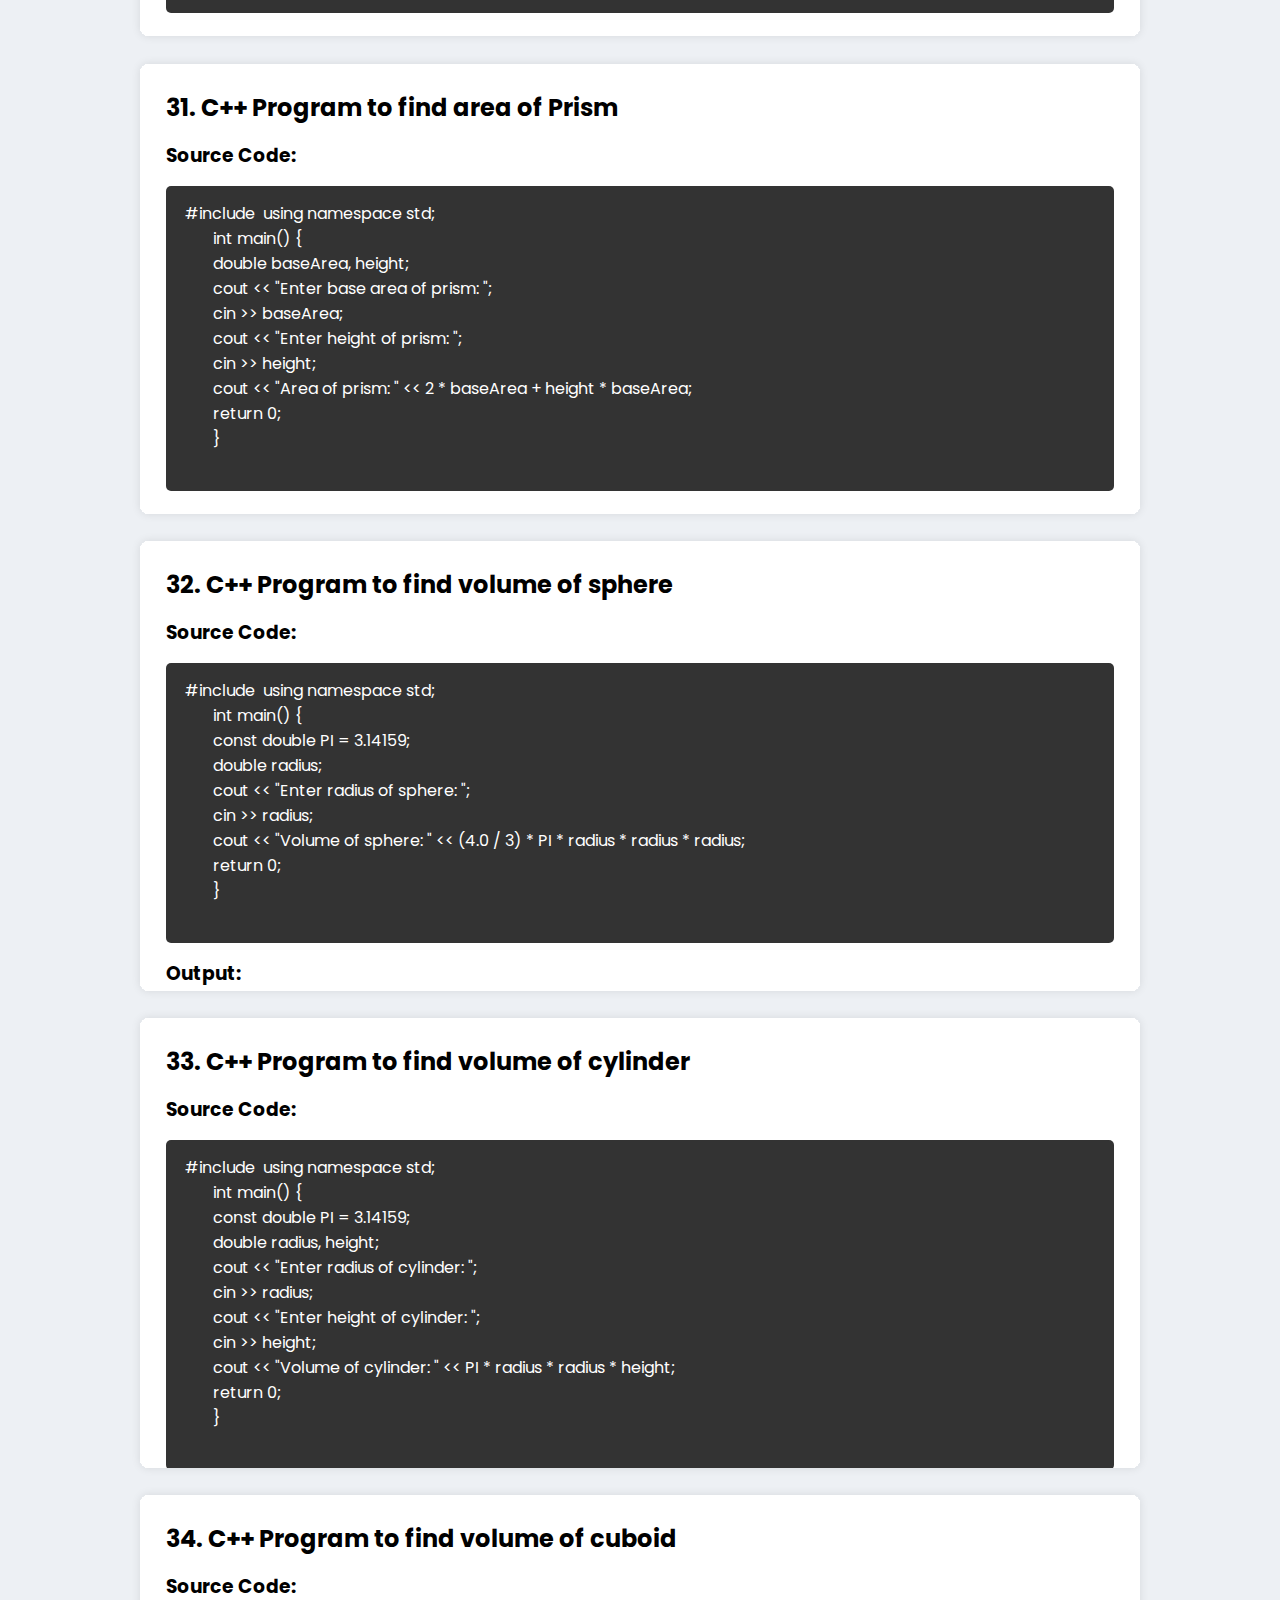
<file: basicprogrammes.html>
<!DOCTYPE html>
<html lang="en">
<head>
    <meta charset="UTF-8">
    <meta name="viewport" content="width=device-width, initial-scale=1.0">
    <title>Cpp Programmes</title>
    <link rel="stylesheet" href="programmes.css">
</head>
<body>
    <h1>Basic Programmes Constructs</h1>
    <div class="program"> <h2>1. Write a C++ program to print ‘Hello World!’ on screen</h2> <h3>Source Code:</h3> <pre><code> #include <iostream> using namespace std;
        int main() {
        cout << "Hello World!";
        return 0;
        }
        </code></pre>
        
        <h3>Output:</h3> <pre> Hello World! </pre> </div>
        <div class="program"> <h2>2. Write a C++ program to print the sum of two numbers</h2> <h3>Source Code:</h3> <pre><code> #include <iostream> using namespace std;
        int main() {
        int num1, num2;
        cout << "Enter first number: ";
        cin >> num1;
        cout << "Enter second number: ";
        cin >> num2;
        cout << "Sum: " << num1 + num2;
        return 0;
        }
        </code></pre>
        
        <h3>Output:</h3> <pre> Enter first number: 10 Enter second number: 20 Sum: 30 </pre> </div>
        <div class="program"> <h2>3. Write a C++ program that takes two numbers and display the product of two numbers</h2> <h3>Source Code:</h3> <pre><code> #include <iostream> using namespace std;
        int main() {
        int num1, num2;
        cout << "Enter first number: ";
        cin >> num1;
        cout << "Enter second number: ";
        cin >> num2;
        cout << "Product: " << num1 * num2;
        return 0;
        }
        </code></pre>
        
        <h3>Output:</h3> <pre> Enter first number: 5 Enter second number: 4 Product: 20 </pre> </div>
        <div class="program"> <h2>4. Write a C++ program to print the sum, multiply, subtract, divide and remainder of two numbers</h2> <h3>Source Code:</h3> <pre><code> #include <iostream> using namespace std;
        int main() {
        double num1, num2;
        cout << "Enter first number: ";
        cin >> num1;
        cout << "Enter second number: ";
        cin >> num2;
        cout << "Sum: " << num1 + num2 << endl;
        cout << "Multiply: " << num1 * num2 << endl;
        cout << "Subtract: " << num1 - num2 << endl;
        if (num2 != 0) {
        cout << "Divide: " << num1 / num2 << endl;
        cout << "Remainder: " << (int)num1 % (int)num2 << endl;
        } else {
        cout << "Division and remainder not possible by zero" << endl;
        }
        return 0;
        }
        </code></pre>
        
        <h3>Output:</h3> <pre> Enter first number: 10 Enter second number: 3 Sum: 13 Multiply: 30 Subtract: 7 Divide: 3.33333 Remainder: 1 </pre> </div>
        <div class="program"> <h2>5. Write a C++ program that takes five numbers as input to calculate and print the average of the numbers</h2> <h3>Source Code:</h3> <pre><code> #include <iostream> using namespace std;
        int main() {
        double num1, num2, num3, num4, num5;
        cout << "Enter five numbers: ";
        cin >> num1 >> num2 >> num3 >> num4 >> num5;
        double average = (num1 + num2 + num3 + num4 + num5) / 5;
        cout << "Average: " << average;
        return 0;
        }
        </code></pre>
        
        <h3>Output:</h3> <pre> Enter five numbers: 10 20 30 40 50 Average: 30 </pre> </div>
        <div class="program"> <h2>6. Write a C++ program to swap two variables</h2> <h3>Source Code:</h3> <pre><code> #include <iostream> using namespace std;
        int main() {
        int a, b, temp;
        cout << "Enter first number: ";
        cin >> a;
        cout << "Enter second number: ";
        cin >> b;
        cout << "Before swapping: a = " << a << ", b = " << b << endl;
        temp = a;
        a = b;
        b = temp;
        cout << "After swapping: a = " << a << ", b = " << b;
        return 0;
        }
        </code></pre>
        
        <h3>Output:</h3> <pre> Enter first number: 5 Enter second number: 10 Before swapping: a = 5, b = 10 After swapping: a = 10, b = 5 </pre> </div>
        <div class="program"> <h2>7. Write a C++ program to convert a decimal number to binary numbers</h2> <h3>Source Code:</h3> <pre><code> #include <iostream> using namespace std;
        int main() {
        int decimal, binary[32], i = 0;
        cout << "Enter a decimal number: ";
        cin >> decimal;
        while (decimal > 0) {
        binary[i] = decimal % 2;
        decimal /= 2;
        i++;
        }
        cout << "Binary: ";
        for (int j = i - 1; j >= 0; j--) {
        cout << binary[j];
        }
        return 0;
        }
        </code></pre>
        
        <h3>Output:</h3> <pre> Enter a decimal number: 10 Binary: 1010 </pre> </div>
        <div class="program"> <h2>8. Write a C++ program to convert a binary number to decimal number</h2> <h3>Source Code:</h3> <pre><code> #include <iostream> #include <cmath> using namespace std;
        int main() {
        long long binary;
        int decimal = 0, i = 0;
        cout << "Enter a binary number: ";
        cin >> binary;
        while (binary > 0) {
        decimal += (binary % 10) * pow(2, i);
        binary /= 10;
        i++;
        }
        cout << "Decimal: " << decimal;
        return 0;
        }
        </code></pre>
        
        <h3>Output:</h3> <pre> Enter a binary number: 1010 Decimal: 10 </pre> </div>
        <div class="program"> <h2>9. Write a C++ program to check whether C++ is installed on your computer or not</h2> <h3>Source Code:</h3> <pre><code> #include <iostream> using namespace std;
        int main() {
        cout << "If this message is displayed, C++ is installed and working on your computer!";
        return 0;
        }
        </code></pre>
        
        <h3>Output:</h3> <pre> If this message is displayed, C++ is installed and working on your computer! </pre> </div>
        <div class="program"> <h2>10. Write a C++ program and compute the sum of the digits of an integer</h2> <h3>Source Code:</h3> <pre><code> #include <iostream> using namespace std;
        int main() {
        int num, sum = 0;
        cout << "Enter an integer: ";
        cin >> num;
        while (num > 0) {
        sum += num % 10;
        num /= 10;
        }
        cout << "Sum of digits: " << sum;
        return 0;
        }
        </code></pre>
        
        <h3>Output:</h3> <pre> Enter an integer: 123 Sum of digits: 6 </pre> </div>
        <div class="program"> <h2>11. Write a C++ program to compare two numbers</h2> <h3>Source Code:</h3> <pre><code> #include <iostream> using namespace std;
        int main() {
        int num1, num2;
        cout << "Enter first number: ";
        cin >> num1;
        cout << "Enter second number: ";
        cin >> num2;
        if (num1 > num2) {
        cout << num1 << " is greater than " << num2;
        } else if (num1 < num2) {
        cout << num1 << " is less than " << num2;
        } else {
        cout << "Both numbers are equal";
        }
        return 0;
        }
        </code></pre>
        
        <h3>Output:</h3> <pre> Enter first number: 10 Enter second number: 5 10 is greater than 5 </pre> </div>
        <div class="program"> <h2>12. Write a C++ program to count the letters, spaces, numbers and other characters of an input string</h2> <h3>Source Code:</h3> <pre><code> #include <iostream> using namespace std;
        int main() {
        string str;
        int letters = 0, spaces = 0, numbers = 0, others = 0;
        cout << "Enter a string: ";
        getline(cin, str);
        for (char c : str) {
        if (isalpha(c)) letters++;
        else if (isspace(c)) spaces++;
        else if (isdigit(c)) numbers++;
        else others++;
        }
        cout << "Letters: " << letters << endl;
        cout << "Spaces: " << spaces << endl;
        cout << "Numbers: " << numbers << endl;
        cout << "Other characters: " << others;
        return 0;
        }
        </code></pre>
        
        <h3>Output:</h3> <pre> Enter a string: Hello 123! Letters: 5 Spaces: 1 Numbers: 3 Other characters: 1 </pre> </div>
        <div class="program"> <h2>13. Write a C++ program to print the ascii value of a given character</h2> <h3>Source Code:</h3> <pre><code> #include <iostream> using namespace std;
        int main() {
        char c;
        cout << "Enter a character: ";
        cin >> c;
        cout << "ASCII value of " << c << " is: " << (int)c;
        return 0;
        }
        </code></pre>
        
        <h3>Output:</h3> <pre> Enter a character: A ASCII value of A is: 65 </pre> </div>
        <div class="program"> <h2>14. Write a C++ program that accepts an integer (n) and computes the value of n+nn+nnn</h2> <h3>Source Code:</h3> <pre><code> #include <iostream> using namespace std;
        int main() {
        int n;
        cout << "Enter an integer: ";
        cin >> n;
        int nn = n * 10 + n;
        int nnn = n * 100 + nn;
        int result = n + nn + nnn;
        cout << "Result (n + nn + nnn): " << result;
        return 0;
        }
        </code></pre>
        
        <h3>Output:</h3> <pre> Enter an integer: 5 Result (n + nn + nnn): 615 </pre> </div>
        <div class="program"> <h2>15. Write a C++ program to display the system time</h2> <h3>Source Code:</h3> <pre><code> #include <iostream> #include <ctime> using namespace std;
        int main() {
        time_t now = time(0);
        char* dt = ctime(&now);
        cout << "Current system time: " << dt;
        return 0;
        }
        </code></pre>
        
        <h3>Output:</h3> <pre> Current system time: Tue Mar 25 12:00:00 2025 </pre> </div>
        <div class="program"> <h2>16. Write a C++ program to print the odd numbers from 1 to 20</h2> <h3>Source Code:</h3> <pre><code> #include <iostream> using namespace std;
        int main() {
        cout << "Odd numbers from 1 to 20:" << endl;
        for (int i = 1; i <= 20; i += 2) {
        cout << i << endl;
        }
        return 0;
        }
        </code></pre>
        
        <h3>Output:</h3> <pre> Odd numbers from 1 to 20: 1 3 5 7 9 11 13 15 17 19 </pre> </div>
        <div class="program"> <h2>17. Write a C++ program to print the even numbers from 1 to 20</h2> <h3>Source Code:</h3> <pre><code> #include <iostream> using namespace std;
        int main() {
        cout << "Even numbers from 1 to 20:" << endl;
        for (int i = 2; i <= 20; i += 2) {
        cout << i << endl;
        }
        return 0;
        }
        </code></pre>
        
        <h3>Output:</h3> <pre> Even numbers from 1 to 20: 2 4 6 8 10 12 14 16 18 20 </pre> </div>
        <div class="program"> <h2>18. Write a C++ program to convert a string to an integer</h2> <h3>Source Code:</h3> <pre><code> #include <iostream> #include <string> using namespace std;
        int main() {
        string str;
        cout << "Enter a string number: ";
        cin >> str;
        int num = stoi(str);
        cout << "Converted integer: " << num;
        return 0;
        }
        </code></pre>
        
        <h3>Output:</h3> <pre> Enter a string number: 123 Converted integer: 123 </pre> </div>
        <div class="program"> <h2>19. Write a C++ program to convert seconds to hour, minute and seconds</h2> <h3>Source Code:</h3> <pre><code> #include <iostream> using namespace std;
        int main() {
        int seconds, hours, minutes;
        cout << "Enter total seconds: ";
        cin >> seconds;
        hours = seconds / 3600;
        minutes = (seconds % 3600) / 60;
        seconds = seconds % 60;
        cout << hours << " hours, " << minutes << " minutes, " << seconds << " seconds";
        return 0;
        }
        </code></pre>
        
        <h3>Output:</h3> <pre> Enter total seconds: 3665 1 hours, 1 minutes, 5 seconds </pre> </div>
        <div class="program"> <h2>20. Write a C++ program to compute the sum of the first 100 prime numbers</h2> <h3>Source Code:</h3> <pre><code> #include <iostream> using namespace std;
        bool isPrime(int n) {
        if (n <= 1) return false;
        for (int i = 2; i * i <= n; i++) {
        if (n % i == 0) return false;
        }
        return true;
        }
        
        int main() {
        int count = 0, num = 2, sum = 0;
        while (count < 100) {
        if (isPrime(num)) {
        sum += num;
        count++;
        }
        num++;
        }
        cout << "Sum of first 100 prime numbers: " << sum;
        return 0;
        }
        </code></pre>
        
        <h3>Output:</h3> <pre> Sum of first 100 prime numbers: 24133 </pre> </div>
        <div class="program"> <h2>21. Write a C++ program to compute the square root of a given integer</h2> <h3>Source Code:</h3> <pre><code> #include <iostream> #include <cmath> using namespace std;
        int main() {
        int num;
        cout << "Enter an integer: ";
        cin >> num;
        if (num >= 0) {
        cout << "Square root: " << sqrt(num);
        } else {
        cout << "Square root not defined for negative numbers";
        }
        return 0;
        }
        </code></pre>
        
        <h3>Output:</h3> <pre> Enter an integer: 16 Square root: 4 </pre> </div>
        <div class="program"> <h2>22. Write a C++ program to check if a positive number is a palindrome or not</h2> <h3>Source Code:</h3> <pre><code> #include <iostream> using namespace std;
        int main() {
        int num, original, reversed = 0;
        cout << "Enter a positive number: ";
        cin >> num;
        if (num < 0) {
        cout << "Please enter a positive number";
        } else {
        original = num;
        while (num > 0) {
        reversed = reversed * 10 + num % 10;
        num /= 10;
        }
        if (original == reversed) {
        cout << original << " is a palindrome";
        } else {
        cout << original << " is not a palindrome";
        }
        }
        return 0;
        }
        </code></pre>
        
        <h3>Output:</h3> <pre> Enter a positive number: 121 121 is a palindrome </pre> </div>
        <div class="program"> <h2>23. Write a C++ program to add two numbers without using any arithmetic operators</h2> <h3>Source Code:</h3> <pre><code> #include <iostream> using namespace std;
        int main() {
        int a, b;
        cout << "Enter first number: ";
        cin >> a;
        cout << "Enter second number: ";
        cin >> b;
        while (b != 0) {
        int carry = a & b;
        a = a ^ b;
        b = carry << 1;
        }
        cout << "Sum: " << a;
        return 0;
        }
        </code></pre>
        
        <h3>Output:</h3> <pre> Enter first number: 5 Enter second number: 3 Sum: 8 </pre> </div>
        <div class="program"> <h2>24. Write a C++ program to add all the digits of a given positive integer</h2> <h3>Source Code:</h3> <pre><code> #include <iostream> using namespace std;
        int main() {
        int num, sum = 0;
        cout << "Enter a positive integer: ";
        cin >> num;
        if (num < 0) {
        cout << "Please enter a positive integer";
        } else {
        while (num > 0) {
        sum += num % 10;
        num /= 10;
        }
        cout << "Sum of digits: " << sum;
        }
        return 0;
        }
        </code></pre>
        
        <h3>Output:</h3> <pre> Enter a positive integer: 123 Sum of digits: 6 </pre> </div>
        <div class="program"> <h2>25. C++ program to find area of circle</h2> <h3>Source Code:</h3> <pre><code> #include <iostream> using namespace std;
        int main() {
        const double PI = 3.14159;
        double radius;
        cout << "Enter radius of circle: ";
        cin >> radius;
        cout << "Area of circle: " << PI * radius * radius;
        return 0;
        }
        </code></pre>
        
        <h3>Output:</h3> <pre> Enter radius of circle: 5 Area of circle: 78.5397 </pre> </div>
        <div class="program"> <h2>26. C++ Program to find area of rectangle</h2> <h3>Source Code:</h3> <pre><code> #include <iostream> using namespace std;
        int main() {
        double length, width;
        cout << "Enter length of rectangle: ";
        cin >> length;
        cout << "Enter width of rectangle: ";
        cin >> width;
        cout << "Area of rectangle: " << length * width;
        return 0;
        }
        </code></pre>
        
        <h3>Output:</h3> <pre> Enter length of rectangle: 5 Enter width of rectangle: 3 Area of rectangle: 15 </pre> </div>
        <div class="program"> <h2>27. C++ Program to find area of triangle</h2> <h3>Source Code:</h3> <pre><code> #include <iostream> using namespace std;
        int main() {
        double base, height;
        cout << "Enter base of triangle: ";
        cin >> base;
        cout << "Enter height of triangle: ";
        cin >> height;
        cout << "Area of triangle: " << 0.5 * base * height;
        return 0;
        }
        </code></pre>
        
        <h3>Output:</h3> <pre> Enter base of triangle: 4 Enter height of triangle: 3 Area of triangle: 6 </pre> </div>
        <div class="program"> <h2>28. C++ Program to find area of equilateral triangle</h2> <h3>Source Code:</h3> <pre><code> #include <iostream> #include <cmath> using namespace std;
        int main() {
        double side;
        cout << "Enter side of equilateral triangle: ";
        cin >> side;
        cout << "Area of equilateral triangle: " << (sqrt(3) / 4) * side * side;
        return 0;
        }
        </code></pre>
        
        <h3>Output:</h3> <pre> Enter side of equilateral triangle: 4 Area of equilateral triangle: 6.9282 </pre> </div>
        <div class="program"> <h2>29. C++ Program to find area of rhombus</h2> <h3>Source Code:</h3> <pre><code> #include <iostream> using namespace std;
        int main() {
        double d1, d2;
        cout << "Enter first diagonal of rhombus: ";
        cin >> d1;
        cout << "Enter second diagonal of rhombus: ";
        cin >> d2;
        cout << "Area of rhombus: " << (d1 * d2) / 2;
        return 0;
        }
        </code></pre>
        
        <h3>Output:</h3> <pre> Enter first diagonal of rhombus: 6 Enter second diagonal of rhombus: 8 Area of rhombus: 24 </pre> </div>
        <div class="program"> <h2>30. C++ Program to find area of parallelogram</h2> <h3>Source Code:</h3> <pre><code> #include <iostream> using namespace std;
        int main() {
        double base, height;
        cout << "Enter base of parallelogram: ";
        cin >> base;
        cout << "Enter height of parallelogram: ";
        cin >> height;
        cout << "Area of parallelogram: " << base * height;
        return 0;
        }
        </code></pre>
        
        <h3>Output:</h3> <pre> Enter base of parallelogram: 5 Enter height of parallelogram: 4 Area of parallelogram: 20 </pre> </div>
        <div class="program"> <h2>31. C++ Program to find area of Prism</h2> <h3>Source Code:</h3> <pre><code> #include <iostream> using namespace std;
        int main() {
        double baseArea, height;
        cout << "Enter base area of prism: ";
        cin >> baseArea;
        cout << "Enter height of prism: ";
        cin >> height;
        cout << "Area of prism: " << 2 * baseArea + height * baseArea;
        return 0;
        }
        </code></pre>
        
        <h3>Output:</h3> <pre> Enter base area of prism: 10 Enter height of prism: 5 Area of prism: 70 </pre> </div>
        <div class="program"> <h2>32. C++ Program to find volume of sphere</h2> <h3>Source Code:</h3> <pre><code> #include <iostream> using namespace std;
        int main() {
        const double PI = 3.14159;
        double radius;
        cout << "Enter radius of sphere: ";
        cin >> radius;
        cout << "Volume of sphere: " << (4.0 / 3) * PI * radius * radius * radius;
        return 0;
        }
        </code></pre>
        
        <h3>Output:</h3> <pre> Enter radius of sphere: 3 Volume of sphere: 113.097 </pre> </div>
        <div class="program"> <h2>33. C++ Program to find volume of cylinder</h2> <h3>Source Code:</h3> <pre><code> #include <iostream> using namespace std;
        int main() {
        const double PI = 3.14159;
        double radius, height;
        cout << "Enter radius of cylinder: ";
        cin >> radius;
        cout << "Enter height of cylinder: ";
        cin >> height;
        cout << "Volume of cylinder: " << PI * radius * radius * height;
        return 0;
        }
        </code></pre>
        
        <h3>Output:</h3> <pre> Enter radius of cylinder: 2 Enter height of cylinder: 5 Volume of cylinder: 62.8318 </pre> </div>
        <div class="program"> <h2>34. C++ Program to find volume of cuboid</h2> <h3>Source Code:</h3> <pre><code> #include <iostream> using namespace std;
        int main() {
        double length, width, height;
        cout << "Enter length of cuboid: ";
        cin >> length;
        cout << "Enter width of cuboid: ";
        cin >> width;
        cout << "Enter height of cuboid: ";
        cin >> height;
        cout << "Volume of cuboid: " << length * width * height;
        return 0;
        }
        </code></pre>
        
        <h3>Output:</h3> <pre> Enter length of cuboid: 3 Enter width of cuboid: 4 Enter height of cuboid: 5 Volume of cuboid: 60 </pre> </div>
        <div class="program"> <h2>35. C++ Program to find volume of cone</h2> <h3>Source Code:</h3> <pre><code> #include <iostream> using namespace std;
        int main() {
        const double PI = 3.14159;
        double radius, height;
        cout << "Enter radius of cone: ";
        cin >> radius;
        cout << "Enter height of cone: ";
        cin >> height;
        cout << "Volume of cone: " << (1.0 / 3) * PI * radius * radius * height;
        return 0;
        }
        </code></pre>
        
        <h3>Output:</h3> <pre> Enter radius of cone: 3 Enter height of cone: 4 Volume of cone: 37.6991 </pre> </div>
        <div class="program"> <h2>36. C++ program to find surface area of cuboid</h2> <h3>Source Code:</h3> <pre><code> #include <iostream> using namespace std;
        int main() {
        double length, width, height;
        cout << "Enter length of cuboid: ";
        cin >> length;
        cout << "Enter width of cuboid: ";
        cin >> width;
        cout << "Enter height of cuboid: ";
        cin >> height;
        cout << "Surface area of cuboid: " << 2 * (length * width + width * height + height * length);
        return 0;
        }
        </code></pre>
        
        <h3>Output:</h3> <pre> Enter length of cuboid: 3 Enter width of cuboid: 4 Enter height of cuboid: 5 Surface area of cuboid: 94 </pre> </div>
        <div class="program"> <h2>37. C++ program to find surface area of cylinder</h2> <h3>Source Code:</h3> <pre><code> #include <iostream> using namespace std;
        int main() {
        const double PI = 3.14159;
        double radius, height;
        cout << "Enter radius of cylinder: ";
        cin >> radius;
        cout << "Enter height of cylinder: ";
        cin >> height;
        cout << "Surface area of cylinder: " << 2 * PI * radius * (radius + height);
        return 0;
        }
        </code></pre>
        
        <h3>Output:</h3> <pre> Enter radius of cylinder: 2 Enter height of cylinder: 5 Surface area of cylinder: 43.9823 </pre> </div>
        <div class="program"> <h2>38. C++ program to find surface area of cube</h2> <h3>Source Code:</h3> <pre><code> #include <iostream> using namespace std;
        int main() {
        double side;
        cout << "Enter side of cube: ";
        cin >> side;
        cout << "Surface area of cube: " << 6 * side * side;
        return 0;
        }
        </code></pre>
        
        <h3>Output:</h3> <pre> Enter side of cube: 4 Surface area of cube: 96 </pre> </div>
        <div class="program"> <h2>39. C++ program to calculate average marks</h2> <h3>Source Code:</h3> <pre><code> #include <iostream> using namespace std;
        int main() {
        int n;
        double marks, sum = 0;
        cout << "Enter number of subjects: ";
        cin >> n;
        for (int i = 0; i < n; i++) {
        cout << "Enter marks for subject " << i + 1 << ": ";
        cin >> marks;
        sum += marks;
        }
        cout << "Average marks: " << sum / n;
        return 0;
        }
        </code></pre>
        
        <h3>Output:</h3> <pre> Enter number of subjects: 3 Enter marks for subject 1: 85 Enter marks for subject 2: 90 Enter marks for subject 3: 95 Average marks: 90 </pre> </div>
        <div class="program"> <h2>40. C++ program to check vowel or consonant</h2> <h3>Source Code:</h3> <pre><code> #include <iostream> using namespace std;
        int main() {
        char c;
        cout << "Enter a character: ";
        cin >> c;
        c = tolower(c);
        if (c == 'a' || c == 'e' || c == 'i' || c == 'o' || c == 'u') {
        cout << c << " is a vowel";
        } else if (isalpha(c)) {
        cout << c << " is a consonant";
        } else {
        cout << c << " is not a letter";
        }
        return 0;
        }
        </code></pre>
        
        <h3>Output:</h3> <pre> Enter a character: e e is a vowel </pre> </div>
        <div class="program"> <h2>41. C++ program to sum of N numbers</h2> <h3>Source Code:</h3> <pre><code> #include <iostream> using namespace std;
        int main() {
        int n, num, sum = 0;
        cout << "Enter number of elements: ";
        cin >> n;
        for (int i = 0; i < n; i++) {
        cout << "Enter number " << i + 1 << ": ";
        cin >> num;
        sum += num;
        }
        cout << "Sum: " << sum;
        return 0;
        }
        </code></pre>
        
        <h3>Output:</h3> <pre> Enter number of elements: 3 Enter number 1: 10 Enter number 2: 20 Enter number 3: 30 Sum: 60 </pre> </div>
        <div class="program"> <h2>42. C++ program to find factorial of any number</h2> <h3>Source Code:</h3> <pre><code> #include <iostream> using namespace std;
        int main() {
        int n;
        unsigned long long fact = 1;
        cout << "Enter a number: ";
        cin >> n;
        if (n < 0) {
        cout << "Factorial not defined for negative numbers";
        } else {
        for (int i = 1; i <= n; i++) {
        fact *= i;
        }
        cout << "Factorial: " << fact;
        }
        return 0;
        }
        </code></pre>
        
        <h3>Output:</h3> <pre> Enter a number: 5 Factorial: 120 </pre> </div>
        <div class="program"> <h2>43. C++ Program to calculate electricity bill</h2> <h3>Source Code:</h3> <pre><code> #include <iostream> using namespace std;
        int main() {
        int units;
        double bill;
        cout << "Enter units consumed: ";
        cin >> units;
        if (units <= 100) bill = units * 1.5;
        else if (units <= 200) bill = 100 * 1.5 + (units - 100) * 2.0;
        else bill = 100 * 1.5 + 100 * 2.0 + (units - 200) * 3.0;
        cout << "Electricity bill: " << bill;
        return 0;
        }
        </code></pre>
        
        <h3>Output:</h3> <pre> Enter units consumed: 250 Electricity bill: 500 </pre> </div>
        <div class="program"> <h2>44. C++ Program To Calculate CGPA Percentage</h2> <h3>Source Code:</h3> <pre><code> #include <iostream> using namespace std;
        int main() {
        float cgpa;
        cout << "Enter CGPA (out of 10): ";
        cin >> cgpa;
        if (cgpa >= 0 && cgpa <= 10) {
        cout << "Percentage: " << cgpa * 9.5 << "%";
        } else {
        cout << "Invalid CGPA";
        }
        return 0;
        }
        </code></pre>
        
        <h3>Output:</h3> <pre> Enter CGPA (out of 10): 8.5 Percentage: 80.75% </pre> </div>
        <div class="program"> <h2>45. C++ Program to calculate compound interest</h2> <h3>Source Code:</h3> <pre><code> #include <iostream> #include <cmath> using namespace std;
        int main() {
        double principal, rate, time, amount;
        cout << "Enter principal amount: ";
        cin >> principal;
        cout << "Enter annual interest rate (%): ";
        cin >> rate;
        cout << "Enter time (years): ";
        cin >> time;
        amount = principal * pow(1 + rate / 100, time);
        cout << "Compound Interest: " << amount - principal;
        return 0;
        }
        </code></pre>
        
        <h3>Output:</h3> <pre> Enter principal amount: 1000 Enter annual interest rate (%): 5 Enter time (years): 2 Compound Interest: 102.5 </pre> </div>
        <div class="program"> <h2>46. C++ Program To Calculate Batting Average</h2> <h3>Source Code:</h3> <pre><code> #include <iostream> using namespace std;
        int main() {
        int runs, outs;
        cout << "Enter total runs scored: ";
        cin >> runs;
        cout << "Enter total times out: ";
        cin >> outs;
        if (outs == 0) {
        cout << "Batting average cannot be calculated";
        } else {
        cout << "Batting average: " << (float)runs / outs;
        }
        return 0;
        }
        </code></pre>
        
        <h3>Output:</h3> <pre> Enter total runs scored: 500 Enter total times out: 10 Batting average: 50 </pre> </div>
        <div class="program"> <h2>47. C++ Program to Calculate Commission Percentage</h2> <h3>Source Code:</h3> <pre><code> #include <iostream> using namespace std;
        int main() {
        double sales, commission, rate;
        cout << "Enter total sales amount: ";
        cin >> sales;
        cout << "Enter commission amount: ";
        cin >> commission;
        rate = (commission / sales) * 100;
        cout << "Commission percentage: " << rate << "%";
        return 0;
        }
        </code></pre>
        
        <h3>Output:</h3> <pre> Enter total sales amount: 1000 Enter commission amount: 50 Commission percentage: 5% </pre> </div>
        <div class="program"> <h2>48. C++ Program To Find Distance Between Two Points</h2> <h3>Source Code:</h3> <pre><code> #include <iostream> #include <cmath> using namespace std;
        int main() {
        double x1, y1, x2, y2;
        cout << "Enter x1: ";
        cin >> x1;
        cout << "Enter y1: ";
        cin >> y1;
        cout << "Enter x2: ";
        cin >> x2;
        cout << "Enter y2: ";
        cin >> y2;
        double distance = sqrt(pow(x2 - x1, 2) + pow(y2 - y1, 2));
        cout << "Distance: " << distance;
        return 0;
        }
        </code></pre>
        
        <h3>Output:</h3> <pre> Enter x1: 0 Enter y1: 0 Enter x2: 3 Enter y2: 4 Distance: 5 </pre> </div>
        <div class="program"> <h2>49. C++ Program To Calculate Power Of Number</h2> <h3>Source Code:</h3> <pre><code> #include <iostream> using namespace std;
        int main() {
        int base, exp, result = 1;
        cout << "Enter base: ";
        cin >> base;
        cout << "Enter exponent: ";
        cin >> exp;
        for (int i = 0; i < exp; i++) {
        result *= base;
        }
        cout << "Result: " << result;
        return 0;
        }
        </code></pre>
        
        <h3>Output:</h3> <pre> Enter base: 2 Enter exponent: 3 Result: 8 </pre> </div>
        <div class="program"> <h2>50. Write a C++ program to take three numbers from the user and print the greatest number</h2> <h3>Source Code:</h3> <pre><code> #include <iostream> using namespace std;
        int main() {
        int num1, num2, num3;
        cout << "Enter three numbers: ";
        cin >> num1 >> num2 >> num3;
        if (num1 >= num2 && num1 >= num3) {
        cout << "Greatest number: " << num1;
        } else if (num2 >= num1 && num2 >= num3) {
        cout << "Greatest number: " << num2;
        } else {
        cout << "Greatest number: " << num3;
        }
        return 0;
        }
        </code></pre>
        
        <h3>Output:</h3> <pre> Enter three numbers: 10 25 15 Greatest number: 25 </pre> </div>
        <div class="program"> <h2>51. Write a C++ program to find the number of days in a month</h2> <h3>Source Code:</h3> <pre><code> #include <iostream> using namespace std;
        int main() {
        int month, year;
        cout << "Enter month (1-12): ";
        cin >> month;
        cout << "Enter year: ";
        cin >> year;
        if (month == 2) {
        if ((year % 4 == 0 && year % 100 != 0) || (year % 400 == 0)) {
        cout << "Days: 29";
        } else {
        cout << "Days: 28";
        }
        } else if (month == 4 || month == 6 || month == 9 || month == 11) {
        cout << "Days: 30";
        } else if (month >= 1 && month <= 12) {
        cout << "Days: 31";
        } else {
        cout << "Invalid month";
        }
        return 0;
        }
        </code></pre>
        
        <h3>Output:</h3> <pre> Enter month (1-12): 2 Enter year: 2020 Days: 29 </pre> </div>
        <div class="program"> <h2>52. Write a C++ program to test a number is positive or negative</h2> <h3>Source Code:</h3> <pre><code> #include <iostream> using namespace std;
        int main() {
        int num;
        cout << "Enter a number: ";
        cin >> num;
        if (num > 0) {
        cout << num << " is positive";
        } else if (num < 0) {
        cout << num << " is negative";
        } else {
        cout << num << " is zero";
        }
        return 0;
        }
        </code></pre>
        
        <h3>Output:</h3> <pre> Enter a number: -5 -5 is negative </pre> </div>
        <div class="program"> <h2>53. Write a C++ Program to accept number of week’s day (1-7) and print name of the day</h2> <h3>Source Code:</h3> <pre><code> #include <iostream> using namespace std;
        int main() {
        int day;
        cout << "Enter day number (1-7): ";
        cin >> day;
        switch (day) {
        case 1: cout << "Monday"; break;
        case 2: cout << "Tuesday"; break;
        case 3: cout << "Wednesday"; break;
        case 4: cout << "Thursday"; break;
        case 5: cout << "Friday"; break;
        case 6: cout << "Saturday"; break;
        case 7: cout << "Sunday"; break;
        default: cout << "Invalid day number";
        }
        return 0;
        }
        </code></pre>
        
        <h3>Output:</h3> <pre> Enter day number (1-7): 3 Wednesday </pre> </div>
        <div class="program"> <h2>54. Write a C++ program that takes a year from user and print whether that year is a leap year or not</h2> <h3>Source Code:</h3> <pre><code> #include <iostream> using namespace std;
        int main() {
        int year;
        cout << "Enter a year: ";
        cin >> year;
        if ((year % 4 == 0 && year % 100 != 0) || (year % 400 == 0)) {
        cout << year << " is a leap year";
        } else {
        cout << year << " is not a leap year";
        }
        return 0;
        }
        </code></pre>
        
        <h3>Output:</h3> <pre> Enter a year: 2020 2020 is a leap year </pre> </div>
            
            <div class="program">
                <h2>55. Write a C++ program to input 5 numbers from keyboard and find their sum and average</h2>
                <h3>Source Code:</h3>
                <pre><code>
            #include <iostream>
            using namespace std;
            
            int main() {
                double num, sum = 0;
                cout << "Enter 5 numbers:" << endl;
                for (int i = 0; i < 5; i++) {
                    cout << "Number " << i + 1 << ": ";
                    cin >> num;
                    sum += num;
                }
                cout << "Sum: " << sum << endl;
                cout << "Average: " << sum / 5;
                return 0;
            }
                </code></pre>
                <h3>Output:</h3>
                <pre>
            Enter 5 numbers:
            Number 1: 10
            Number 2: 20
            Number 3: 30
            Number 4: 40
            Number 5: 50
            Sum: 150
            Average: 30
                </pre>
            </div>
            
            
            
            <div class="program">
                <h2>56. Write a program in C++ to display the first 5 natural numbers</h2>
                <h3>Source Code:</h3>
                <pre><code>
            #include <iostream>
            using namespace std;
            
            int main() {
                cout << "First 5 natural numbers:" << endl;
                for (int i = 1; i <= 5; i++) {
                    cout << i << endl;
                }
                return 0;
            }
                </code></pre>
                <h3>Output:</h3>
                <pre>
            First 5 natural numbers:
            1
            2
            3
            4
            5
                </pre>
            </div>
            
            
            
            <div class="program">
                <h2>57. Write a C++ program to check vowel or consonant</h2>
                <h3>Source Code:</h3>
                <pre><code>
            #include <iostream>
            using namespace std;
            
            int main() {
                char c;
                cout << "Enter a character: ";
                cin >> c;
                c = tolower(c);
                if (c == 'a' || c == 'e' || c == 'i' || c == 'o' || c == 'u') {
                    cout << c << " is a vowel";
                } else if (isalpha(c)) {
                    cout << c << " is a consonant";
                } else {
                    cout << c << " is not a letter";
                }
                return 0;
            }
                </code></pre>
                <h3>Output:</h3>
                <pre>
            Enter a character: b
            b is a consonant
                </pre>
            </div>
            
            
            
            <div class="program">
                <h2>58. Write a C++ program to display the cube of the number up to a given integer</h2>
                <h3>Source Code:</h3>
                <pre><code>
            #include <iostream>
            using namespace std;
            
            int main() {
                int n;
                cout << "Enter an integer: ";
                cin >> n;
                for (int i = 1; i <= n; i++) {
                    cout << "Cube of " << i << " is: " << i * i * i << endl;
                }
                return 0;
            }
                </code></pre>
                <h3>Output:</h3>
                <pre>
            Enter an integer: 3
            Cube of 1 is: 1
            Cube of 2 is: 8
            Cube of 3 is: 27
                </pre>
            </div>
            
            
            
            <div class="program">
                <h2>59. Write a C++ program to display the n terms of odd natural numbers and their sum</h2>
                <h3>Source Code:</h3>
                <pre><code>
            #include <iostream>
            using namespace std;
            
            int main() {
                int n, sum = 0;
                cout << "Enter number of terms: ";
                cin >> n;
                cout << "Odd natural numbers:" << endl;
                for (int i = 1, count = 0; count < n; i += 2, count++) {
                    cout << i << endl;
                    sum += i;
                }
                cout << "Sum: " << sum;
                return 0;
            }
                </code></pre>
                <h3>Output:</h3>
                <pre>
            Enter number of terms: 4
            Odd natural numbers:
            1
            3
            5
            7
            Sum: 16
                </pre>
            </div>
            
            
            
            <div class="program">
                <h2>60. Write a C++ program to display the multiplication table of a given integer</h2>
                <h3>Source Code:</h3>
                <pre><code>
            #include <iostream>
            using namespace std;
            
            int main() {
                int num;
                cout << "Enter a number: ";
                cin >> num;
                cout << "Multiplication table of " << num << ":" << endl;
                for (int i = 1; i <= 10; i++) {
                    cout << num << " x " << i << " = " << num * i << endl;
                }
                return 0;
            }
                </code></pre>
                <h3>Output:</h3>
                <pre>
            Enter a number: 5
            Multiplication table of 5:
            5 x 1 = 5
            5 x 2 = 10
            5 x 3 = 15
            5 x 4 = 20
            5 x 5 = 25
            5 x 6 = 30
            5 x 7 = 35
            5 x 8 = 40
            5 x 9 = 45
            5 x 10 = 50
                </pre>
            </div>
            
            
            
            <div class="program">
                <h2>61. Write a C++ program that reads an integer and checks whether it is negative, zero, or positive</h2>
                <h3>Source Code:</h3>
                <pre><code>
            #include <iostream>
            using namespace std;
            
            int main() {
                int num;
                cout << "Enter an integer: ";
                cin >> num;
                if (num > 0) {
                    cout << num << " is positive";
                } else if (num < 0) {
                    cout << num << " is negative";
                } else {
                    cout << num << " is zero";
                }
                return 0;
            }
                </code></pre>
                <h3>Output:</h3>
                <pre>
            Enter an integer: -7
            -7 is negative
                </pre>
            </div>
            
            
            
            <div class="program">
                <h2>62. Write a C++ program that reads a positive integer and counts the number of digits</h2>
                <h3>Source Code:</h3>
                <pre><code>
            #include <iostream>
            using namespace std;
            
            int main() {
                int num, count = 0;
                cout << "Enter a positive integer: ";
                cin >> num;
                if (num < 0) {
                    cout << "Please enter a positive integer";
                } else {
                    do {
                        count++;
                        num /= 10;
                    } while (num > 0);
                    cout << "Number of digits: " << count;
                }
                return 0;
            }
                </code></pre>
                <h3>Output:</h3>
                <pre>
            Enter a positive integer: 12345
            Number of digits: 5
                </pre>
            </div>
            
            
            
            <div class="program">
                <h2>63. Write a C++ program that accepts three numbers and checks if all numbers are equal or not</h2>
                <h3>Source Code:</h3>
                <pre><code>
            #include <iostream>
            using namespace std;
            
            int main() {
                int num1, num2, num3;
                cout << "Enter three numbers: ";
                cin >> num1 >> num2 >> num3;
                if (num1 == num2 && num2 == num3) {
                    cout << "All numbers are equal";
                } else {
                    cout << "Numbers are not equal";
                }
                return 0;
            }
                </code></pre>
                <h3>Output:</h3>
                <pre>
            Enter three numbers: 5 5 5
            All numbers are equal
                </pre>
            </div>
            
            
            
            <div class="program">
                <h2>64. Write a C++ program that accepts three numbers from the user and checks if numbers are in "increasing” or “decreasing” order</h2>
                <h3>Source Code:</h3>
                <pre><code>
            #include <iostream>
            using namespace std;
            
            int main() {
                int num1, num2, num3;
                cout << "Enter three numbers: ";
                cin >> num1 >> num2 >> num3;
                if (num1 < num2 && num2 < num3) {
                    cout << "Numbers are in increasing order";
                } else if (num1 > num2 && num2 > num3) {
                    cout << "Numbers are in decreasing order";
                } else {
                    cout << "Numbers are neither in increasing nor decreasing order";
                }
                return 0;
            }
                </code></pre>
                <h3>Output:</h3>
                <pre>
            Enter three numbers: 10 20 30
            Numbers are in increasing order
                </pre>
            </div>
            
            
            
            <div class="program">
                <h2>65. Write a C++ program that determines a student’s grade (81-100: A, 61-80: B, 41-60: C, 0-40: D)</h2>
                <h3>Source Code:</h3>
                <pre><code>
            #include <iostream>
            using namespace std;
            
            int main() {
                int marks;
                cout << "Enter marks (0-100): ";
                cin >> marks;
                if (marks >= 81 && marks <= 100) {
                    cout << "Grade: A";
                } else if (marks >= 61 && marks <= 80) {
                    cout << "Grade: B";
                } else if (marks >= 41 && marks <= 60) {
                    cout << "Grade: C";
                } else if (marks >= 0 && marks <= 40) {
                    cout << "Grade: D";
                } else {
                    cout << "Invalid marks";
                }
                return 0;
            }
                </code></pre>
                <h3>Output:</h3>
                <pre>
            Enter marks (0-100): 75
            Grade: B
                </pre>
            </div>
            
            
            
            <div class="program">
                <h2>66. Write a C++ program to create a simple calculator (1. ADDITION, 2. SUBTRACTION, 3. MULTIPLICATION, 4. DIVISION, 5. EXPONENTIAL, 6. PERCENTAGE, 7. EXIT)</h2>
                <h3>Source Code:</h3>
                <pre><code>
            #include <iostream>
            #include <cmath>
            using namespace std;
            
            int main() {
                int choice;
                double num1, num2, result;
                do {
                    cout << "\n1. Addition\n2. Subtraction\n3. Multiplication\n4. Division\n5. Exponential\n6. Percentage\n7. Exit\nEnter choice: ";
                    cin >> choice;
                    if (choice >= 1 && choice <= 6) {
                        cout << "Enter two numbers: ";
                        cin >> num1 >> num2;
                    }
                    switch (choice) {
                        case 1: result = num1 + num2; cout << "Result: " << result; break;
                        case 2: result = num1 - num2; cout << "Result: " << result; break;
                        case 3: result = num1 * num2; cout << "Result: " << result; break;
                        case 4: 
                            if (num2 != 0) {
                                result = num1 / num2; cout << "Result: " << result;
                            } else {
                                cout << "Division by zero not allowed";
                            }
                            break;
                        case 5: result = pow(num1, num2); cout << "Result: " << result; break;
                        case 6: result = (num1 / num2) * 100; cout << "Result: " << result << "%"; break;
                        case 7: cout << "Exiting..."; break;
                        default: cout << "Invalid choice";
                    }
                } while (choice != 7);
                return 0;
            }
                </code></pre>
                <h3>Output:</h3>
                <pre>
            1. Addition
            2. Subtraction
            3. Multiplication
            4. Division
            5. Exponential
            6. Percentage
            7. Exit
            Enter choice: 1
            Enter two numbers: 5 3
            Result: 8
            1. Addition
            2. Subtraction
            3. Multiplication
            4. Division
            5. Exponential
            6. Percentage
            7. Exit
            Enter choice: 7
            Exiting...
                </pre>
            </div>
            
            
            
            <div class="program">
                <h2>67. Write a C++ program to concatenate two strings</h2>
                <h3>Source Code:</h3>
                <pre><code>
            #include <iostream>
            #include <string>
            using namespace std;
            
            int main() {
                string str1, str2;
                cout << "Enter first string: ";
                getline(cin, str1);
                cout << "Enter second string: ";
                getline(cin, str2);
                cout << "Concatenated string: " << str1 + str2;
                return 0;
            }
                </code></pre>
                <h3>Output:</h3>
                <pre>
            Enter first string: Hello
            Enter second string: World
            Concatenated string: HelloWorld
                </pre>
            </div>
            
            
            
            <div class="program">
                <h2>68. Write a C++ program to convert all characters in a string to lowercase</h2>
                <h3>Source Code:</h3>
                <pre><code>
            #include <iostream>
            #include <string>
            using namespace std;
            
            int main() {
                string str;
                cout << "Enter a string: ";
                getline(cin, str);
                for (char &c : str) {
                    c = tolower(c);
                }
                cout << "Lowercase string: " << str;
                return 0;
            }
                </code></pre>
                <h3>Output:</h3>
                <pre>
            Enter a string: HELLO
            Lowercase string: hello
                </pre>
            </div>
            
            
            
            <div class="program">
                <h2>69. Write a C++ program to convert all characters in a string to uppercase</h2>
                <h3>Source Code:</h3>
                <pre><code>
            #include <iostream>
            #include <string>
            using namespace std;
            
            int main() {
                string str;
                cout << "Enter a string: ";
                getline(cin, str);
                for (char &c : str) {
                    c = toupper(c);
                }
                cout << "Uppercase string: " << str;
                return 0;
            }
                </code></pre>
                <h3>Output:</h3>
                <pre>
            Enter a string: hello
            Uppercase string: HELLO
                </pre>
            </div>
            
            
            
            <div class="program">
                <h2>70. Write a C++ program to trim a string (remove whitespaces)</h2>
                <h3>Source Code:</h3>
                <pre><code>
            #include <iostream>
            #include <string>
            using namespace std;
            
            int main() {
                string str;
                cout << "Enter a string: ";
                getline(cin, str);
                size_t start = str.find_first_not_of(" \t");
                size_t end = str.find_last_not_of(" \t");
                if (start == string::npos) {
                    str = "";
                } else {
                    str = str.substr(start, end - start + 1);
                }
                cout << "Trimmed string: " << str;
                return 0;
            }
                </code></pre>
                <h3>Output:</h3>
                <pre>
            Enter a string:   Hello World   
            Trimmed string: Hello World
                </pre>
            </div>
            
            
            
            <div class="program">
                <h2>71. Write a C++ program to get a substring of a given string between two specified positions</h2>
                <h3>Source Code:</h3>
                <pre><code>
            #include <iostream>
            #include <string>
            using namespace std;
            
            int main() {
                string str;
                int start, end;
                cout << "Enter a string: ";
                getline(cin, str);
                cout << "Enter start position: ";
                cin >> start;
                cout << "Enter end position: ";
                cin >> end;
                if (start >= 0 && end < str.length() && start <= end) {
                    cout << "Substring: " << str.substr(start, end - start + 1);
                } else {
                    cout << "Invalid positions";
                }
                return 0;
            }
                </code></pre>
                <h3>Output:</h3>
                <pre>
            Enter a string: HelloWorld
            Enter start position: 2
            Enter end position: 6
            Substring: lloWo
                </pre>
            </div>
            
            
            
            <div class="program">
                <h2>72. Write a C++ program to replace all the ‘d’ characters with ‘f’ characters</h2>
                <h3>Source Code:</h3>
                <pre><code>
            #include <iostream>
            #include <string>
            using namespace std;
            
            int main() {
                string str;
                cout << "Enter a string: ";
                getline(cin, str);
                for (char &c : str) {
                    if (c == 'd' || c == 'D') c = 'f';
                }
                cout << "Modified string: " << str;
                return 0;
            }
                </code></pre>
                <h3>Output:</h3>
                <pre>
            Enter a string: daddy
            Modified string: faffy
                </pre>
            </div>
            
            
            
            <div class="program">
                <h2>73. Write a C++ program to get the length of a given string</h2>
                <h3>Source Code:</h3>
                <pre><code>
            #include <iostream>
            #include <string>
            using namespace std;
            
            int main() {
                string str;
                cout << "Enter a string: ";
                getline(cin, str);
                cout << "Length of string: " << str.length();
                return 0;
            }
                </code></pre>
                <h3>Output:</h3>
                <pre>
            Enter a string: Hello World
            Length of string: 11
                </pre>
            </div>
            
            
            
            <div class="program">
                <h2>74. Write a C++ program to print current date and time in the specified format</h2>
                <h3>Source Code:</h3>
                <pre><code>
            #include <iostream>
            #include <ctime>
            using namespace std;
            
            int main() {
                time_t now = time(0);
                tm *ltm = localtime(&now);
                cout << "Date: " << ltm->tm_mday << "/" << 1 + ltm->tm_mon << "/" << 1900 + ltm->tm_year << endl;
                cout << "Time: " << ltm->tm_hour << ":" << ltm->tm_min << ":" << ltm->tm_sec;
                return 0;
            }
                </code></pre>
                <h3>Output:</h3>
                <pre>
            Date: 25/3/2025
            Time: 12:00:00
                </pre>
            </div>
            
            
            
            <div class="program">
                <h2>75. Write a C++ program to get the character at the given index within the String</h2>
                <h3>Source Code:</h3>
                <pre><code>
            #include <iostream>
            #include <string>
            using namespace std;
            
            int main() {
                string str;
                int index;
                cout << "Enter a string: ";
                getline(cin, str);
                cout << "Enter index: ";
                cin >> index;
                if (index >= 0 && index < str.length()) {
                    cout << "Character at index " << index << ": " << str[index];
                } else {
                    cout << "Invalid index";
                }
                return 0;
            }
                </code></pre>
                <h3>Output:</h3>
                <pre>
            Enter a string: Hello
            Enter index: 1
            Character at index 1: e
                </pre>
            </div>
            
            
            
            <div class="program">
                <h2>76. Write a C++ program to remove a particular character from a string</h2>
                <h3>Source Code:</h3>
                <pre><code>
            #include <iostream>
            #include <string>
            using namespace std;
            
            int main() {
                string str;
                char ch;
                cout << "Enter a string: ";
                getline(cin, str);
                cout << "Enter character to remove: ";
                cin >> ch;
                for (int i = 0; i < str.length();) {
                    if (str[i] == ch) {
                        str.erase(i, 1);
                    } else {
                        i++;
                    }
                }
                cout << "Modified string: " << str;
                return 0;
            }
                </code></pre>
                <h3>Output:</h3>
                <pre>
            Enter a string: Hello
            Enter character to remove: l
            Modified string: Heo
                </pre>
            </div>
            
            
            
            <div class="program">
                <h2>77. Write a C++ program to reverse a String</h2>
                <h3>Source Code:</h3>
                <pre><code>
            #include <iostream>
            #include <string>
            using namespace std;
            
            int main() {
                string str;
                cout << "Enter a string: ";
                getline(cin, str);
                int start = 0, end = str.length() - 1;
                while (start < end) {
                    char temp = str[start];
                    str[start] = str[end];
                    str[end] = temp;
                    start++;
                    end--;
                }
                cout << "Reversed string: " << str;
                return 0;
            }
                </code></pre>
                <h3>Output:</h3>
                <pre>
            Enter a string: Hello
            Reversed string: olleH
                </pre>
            </div>
            
            
            
            <div class="program">
                <h2>78. Write a C++ program to remove HTML tags from a string</h2>
                <h3>Source Code:</h3>
                <pre><code>
            #include <iostream>
            #include <string>
            using namespace std;
            
            int main() {
                string str;
                cout << "Enter a string with HTML tags: ";
                getline(cin, str);
                string result;
                bool inTag = false;
                for (char c : str) {
                    if (c == '<') inTag = true;
                    else if (c == '>') inTag = false;
                    else if (!inTag) result += c;
                }
                cout << "String without HTML tags: " << result;
                return 0;
            }
                </code></pre>
                <h3>Output:</h3>
                <pre>
            Enter a string with HTML tags: <p>Hello</p>
            String without HTML tags: Hello
                </pre>
            </div>
            
            
            
            <div class="program">
                <h2>79. Write a C++ program to count total number of lines from a string</h2>
                <h3>Source Code:</h3>
                <pre><code>
            #include <iostream>
            #include <string>
            using namespace std;
            
            int main() {
                string str;
                int lines = 1;
                cout << "Enter a multi-line string (end with Ctrl+D or Ctrl+Z):" << endl;
                getline(cin, str, char(EOF));
                for (char c : str) {
                    if (c == '\n') lines++;
                }
                cout << "Total number of lines: " << lines;
                return 0;
            }
                </code></pre>
                <h3>Output:</h3>
                <pre>
            Enter a multi-line string (end with Ctrl+D or Ctrl+Z):
            Hello
            World
            Total number of lines: 2
                </pre>
            </div>
            
            
            
            <div class="program">
                <h2>80. Write a C++ Program to Accept the Marks of a Student and find Total Marks and Percentage</h2>
                <h3>Source Code:</h3>
                <pre><code>
            #include <iostream>
            using namespace std;
            
            int main() {
                int n, marks, total = 0;
                cout << "Enter number of subjects: ";
                cin >> n;
                for (int i = 0; i < n; i++) {
                    cout << "Enter marks for subject " << i + 1 << ": ";
                    cin >> marks;
                    total += marks;
                }
                cout << "Total marks: " << total << endl;
                cout << "Percentage: " << (float)total / n << "%";
                return 0;
            }
                </code></pre>
                <h3>Output:</h3>
                <pre>
            Enter number of subjects: 3
            Enter marks for subject 1: 80
            Enter marks for subject 2: 85
            Enter marks for subject 3: 90
            Total marks: 255
            Percentage: 85%
                </pre>
            </div>
            
            
            
            <div class="program">
                <h2>81. Write a C++ program to print numbers from 1 to 10 using loop</h2>
                <h3>Source Code:</h3>
                <pre><code>
            #include <iostream>
            using namespace std;
            
            int main() {
                for (int i = 1; i <= 10; i++) {
                    cout << i << endl;
                }
                return 0;
            }
                </code></pre>
                <h3>Output:</h3>
                <pre>
            1
            2
            3
            4
            5
            6
            7
            8
            9
            10
                </pre>
            </div>
            
            
            
            <div class="program">
                <h2>82. Write a C++ program to calculate the sum of first 10 natural numbers using loop</h2>
                <h3>Source Code:</h3>
                <pre><code>
            #include <iostream>
            using namespace std;
            
            int main() {
                int sum = 0;
                for (int i = 1; i <= 10; i++) {
                    sum += i;
                }
                cout << "Sum of first 10 natural numbers: " << sum;
                return 0;
            }
                </code></pre>
                <h3>Output:</h3>
                <pre>
            Sum of first 10 natural numbers: 55
                </pre>
            </div>
            
            
            
            <div class="program">
                <h2>83. Write a C++ program to print multiplication table of given number</h2>
                <h3>Source Code:</h3>
                <pre><code>
            #include <iostream>
            using namespace std;
            
            int main() {
                int num;
                cout << "Enter a number: ";
                cin >> num;
                for (int i = 1; i <= 10; i++) {
                    cout << num << " x " << i << " = " << num * i << endl;
                }
                return 0;
            }
                </code></pre>
                <h3>Output:</h3>
                <pre>
            Enter a number: 4
            4 x 1 = 4
            4 x 2 = 8
            4 x 3 = 12
            4 x 4 = 16
            4 x 5 = 20
            4 x 6 = 24
            4 x 7 = 28
            4 x 8 = 32
            4 x 9 = 36
            4 x 10 = 40
                </pre>
            </div>
            
            
            
            <div class="program">
                <h2>84. Write a C++ program to find the factorial value of any number entered through the keyboard</h2>
                <h3>Source Code:</h3>
                <pre><code>
            #include <iostream>
            using namespace std;
            
            int main() {
                int n;
                unsigned long long fact = 1;
                cout << "Enter a number: ";
                cin >> n;
                if (n < 0) {
                    cout << "Factorial not defined for negative numbers";
                } else {
                    for (int i = 1; i <= n; i++) {
                        fact *= i;
                    }
                    cout << "Factorial: " << fact;
                }
                return 0;
            }
                </code></pre>
                <h3>Output:</h3>
                <pre>
            Enter a number: 6
            Factorial: 720
                </pre>
            </div>
            
            
            
            <div class="program">
                <h2>85. Write a C++ program that prompts the user to input an integer and then outputs the number with the digits reversed order</h2>
                <h3>Source Code:</h3>
                <pre><code>
            #include <iostream>
            using namespace std;
            
            int main() {
                int num, reversed = 0;
                cout << "Enter an integer: ";
                cin >> num;
                while (num > 0) {
                    reversed = reversed * 10 + num % 10;
                    num /= 10;
                }
                cout << "Reversed number: " << reversed;
                return 0;
            }
                </code></pre>
                <h3>Output:</h3>
                <pre>
            Enter an integer: 1234
            Reversed number: 4321
                </pre>
            </div>
            
            
            
            <div class="program">
                <h2>86. Write a C++ program that reads a set of integers, and then prints the sum of the even and odd integers using loop</h2>
                <h3>Source Code:</h3>
                <pre><code>
            #include <iostream>
            using namespace std;
            
            int main() {
                int n, num, evenSum = 0, oddSum = 0;
                cout << "Enter number of integers: ";
                cin >> n;
                for (int i = 0; i < n; i++) {
                    cout << "Enter integer " << i + 1 << ": ";
                    cin >> num;
                    if (num % 2 == 0) evenSum += num;
                    else oddSum += num;
                }
                cout << "Sum of even integers: " << evenSum << endl;
                cout << "Sum of odd integers: " << oddSum;
                return 0;
            }
                </code></pre>
                <h3>Output:</h3>
                <pre>
            Enter number of integers: 5
            Enter integer 1: 1
            Enter integer 2: 2
            Enter integer 3: 3
            Enter integer 4: 4
            Enter integer 5: 5
            Sum of even integers: 6
            Sum of odd integers: 9
                </pre>
            </div>
            
            
            
            <div class="program">
                <h2>87. Write a C++ program to check whether the number is a prime number or not</h2>
                <h3>Source Code:</h3>
                <pre><code>
            #include <iostream>
            using namespace std;
            
            int main() {
                int num;
                bool isPrime = true;
                cout << "Enter a number: ";
                cin >> num;
                if (num <= 1) isPrime = false;
                for (int i = 2; i * i <= num; i++) {
                    if (num % i == 0) {
                        isPrime = false;
                        break;
                    }
                }
                if (isPrime) cout << num << " is a prime number";
                else cout << num << " is not a prime number";
                return 0;
            }
                </code></pre>
                <h3>Output:</h3>
                <pre>
            Enter a number: 7
            7 is a prime number
                </pre>
            </div>
            
            
            
            <div class="program">
                <h2>88. Write a C++ program to calculate HCF of two given numbers using loop</h2>
                <h3>Source Code:</h3>
                <pre><code>
            #include <iostream>
            using namespace std;
            
            int main() {
                int a, b, hcf;
                cout << "Enter two numbers: ";
                cin >> a >> b;
                int x = a, y = b;
                while (y != 0) {
                    int temp = y;
                    y = x % y;
                    x = temp;
                }
                hcf = x;
                cout << "HCF of " << a << " and " << b << " is: " << hcf;
                return 0;
            }
                </code></pre>
                <h3>Output:</h3>
                <pre>
            Enter two numbers: 12 18
            HCF of 12 and 18 is: 6
                </pre>
            </div>
            
            
            
            <div class="program">
                <h2>89. Write a C++ program to enter the numbers till the user wants and at the end it should display the count of positive, negative and zeros</h2>
                <h3>Source Code:</h3>
                <pre><code>
            #include <iostream>
            using namespace std;
            
            int main() {
                int num, positive = 0, negative = 0, zeros = 0;
                char choice;
                do {
                    cout << "Enter a number: ";
                    cin >> num;
                    if (num > 0) positive++;
                    else if (num < 0) negative++;
                    else zeros++;
                    cout << "Do you want to continue (y/n)? ";
                    cin >> choice;
                } while (choice == 'y' || choice == 'Y');
                cout << "Positive: " << positive << endl;
                cout << "Negative: " << negative << endl;
                cout << "Zeros: " << zeros;
                return 0;
            }
                </code></pre>
                <h3>Output:</h3>
                <pre>
            Enter a number: 5
            Do you want to continue (y/n)? y
            Enter a number: -3
            Do you want to continue (y/n)? y
            Enter a number: 0
            Do you want to continue (y/n)? n
            Positive: 1
            Negative: 1
            Zeros: 1
                </pre>
            </div>
            
            
            
            <div class="program">
                <h2>90. Write a C++ program to enter the numbers till the user wants and at the end the program should display the largest and smallest numbers entered</h2>
                <h3>Source Code:</h3>
                <pre><code>
            #include <iostream>
            using namespace std;
            
            int main() {
                int num, largest = INT_MIN, smallest = INT_MAX;
                char choice;
                do {
                    cout << "Enter a number: ";
                    cin >> num;
                    if (num > largest) largest = num;
                    if (num < smallest) smallest = num;
                    cout << "Do you want to continue (y/n)? ";
                    cin >> choice;
                } while (choice == 'y' || choice == 'Y');
                cout << "Largest: " << largest << endl;
                cout << "Smallest: " << smallest;
                return 0;
            }
                </code></pre>
                <h3>Output:</h3>
                <pre>
            Enter a number: 10
            Do you want to continue (y/n)? y
            Enter a number: 5
            Do you want to continue (y/n)? y
            Enter a number: 15
            Do you want to continue (y/n)? n
            Largest: 15
            Smallest: 5
                </pre>
            </div>
            
            
            
            <div class="program">
                <h2>91. Write a C++ program to print out all Armstrong numbers between 1 to 600 using loop</h2>
                <h3>Source Code:</h3>
                <pre><code>
            #include <iostream>
            using namespace std;
            
            int main() {
                cout << "Armstrong numbers between 1 and 600:" << endl;
                for (int i = 1; i <= 600; i++) {
                    int num = i, sum = 0, digits = 0, temp = i;
                    while (temp > 0) {
                        digits++;
                        temp /= 10;
                    }
                    temp = i;
                    while (temp > 0) {
                        int digit = temp % 10;
                        sum += pow(digit, digits);
                        temp /= 10;
                    }
                    if (sum == i) cout << i << endl;
                }
                return 0;
            }
                </code></pre>
                <h3>Output:</h3>
                <pre>
            Armstrong numbers between 1 and 600:
            1
            2
            3
            4
            5
            6
            7
            8
            9
            153
            370
            371
            407
                </pre>
            </div>
            
            
            
            <div class="program">
                <h2>92. Write a C++ program to count total number of notes in entered amount using loop</h2>
                <h3>Source Code:</h3>
                <pre><code>
            #include <iostream>
            using namespace std;
            
            int main() {
                int amount, notes[] = {2000, 500, 200, 100, 50, 20, 10, 5, 2, 1}, count = 0;
                cout << "Enter amount: ";
                cin >> amount;
                for (int i = 0; i < 10; i++) {
                    count += amount / notes[i];
                    amount %= notes[i];
                }
                cout << "Total number of notes: " << count;
                return 0;
            }
                </code></pre>
                <h3>Output:</h3>
                <pre>
            Enter amount: 2345
            Total number of notes: 5
                </pre>
            </div>
            
            
            
            <div class="program">
                <h2>93. Write a C++ program to print Fibonacci series of n terms where n is input by user using loop</h2>
                <h3>Source Code:</h3>
                <pre><code>
            #include <iostream>
            using namespace std;
            
            int main() {
                int n, a = 0, b = 1, next;
                cout << "Enter number of terms: ";
                cin >> n;
                cout << "Fibonacci series:" << endl;
                for (int i = 0; i < n; i++) {
                    cout << a << endl;
                    next = a + b;
                    a = b;
                    b = next;
                }
                return 0;
            }
                </code></pre>
                <h3>Output:</h3>
                <pre>
            Enter number of terms: 5
            Fibonacci series:
            0
            1
            1
            2
            3
                </pre>
            </div>
            
            
            
            <div class="program">
                <h2>94. Write a C++ program to calculate the sum of following series where n is input by user</h2>
                <h3>Source Code:</h3>
                <pre><code>
            #include <iostream>
            using namespace std;
            
            int main() {
                int n;
                double sum = 0;
                cout << "Enter n for series 1 + 1/2 + 1/3 + ... + 1/n: ";
                cin >> n;
                for (int i = 1; i <= n; i++) {
                    sum += 1.0 / i;
                }
                cout << "Sum of series: " << sum;
                return 0;
            }
                </code></pre>
                <h3>Output:</h3>
                <pre>
            Enter n for series 1 + 1/2 + 1/3 + ... + 1/n: 4
            Sum of series: 2.08333
                </pre>
            </div>
            
            
            
            <div class="program">
                <h2>95. Write a C++ method to compute the average of three numbers</h2>
                <h3>Source Code:</h3>
                <pre><code>
            #include <iostream>
            using namespace std;
            
            double average(double a, double b, double c) {
                return (a + b + c) / 3;
            }
            
            int main() {
                double num1, num2, num3;
                cout << "Enter three numbers: ";
                cin >> num1 >> num2 >> num3;
                cout << "Average: " << average(num1, num2, num3);
                return 0;
            }
                </code></pre>
                <h3>Output:</h3>
                <pre>
            Enter three numbers: 10 20 30
            Average: 20
                </pre>
            </div>
            
            
            
            <div class="program">
                <h2>96. Write a C++ method to find the smallest number among three numbers</h2>
                <h3>Source Code:</h3>
                <pre><code>
            #include <iostream>
            using namespace std;
            
            int smallest(int a, int b, int c) {
                if (a <= b && a <= c) return a;
                else if (b <= c) return b;
                else return c;
            }
            
            int main() {
                int num1, num2, num3;
                cout << "Enter three numbers: ";
                cin >> num1 >> num2 >> num3;
                cout << "Smallest: " << smallest(num1, num2, num3);
                return 0;
            }
                </code></pre>
                <h3>Output:</h3>
                <pre>
            Enter three numbers: 10 5 15
            Smallest: 5
                </pre>
            </div>
            
            
            
            <div class="program">
                <h2>97. Write a C++ method to check whether a year entered by the user is a leap year or not</h2>
                <h3>Source Code:</h3>
                <pre><code>
            #include <iostream>
            using namespace std;
            
            bool isLeapYear(int year) {
                return (year % 4 == 0 && year % 100 != 0) || (year % 400 == 0);
            }
            
            int main() {
                int year;
                cout << "Enter a year: ";
                cin >> year;
                if (isLeapYear(year)) {
                    cout << year << " is a leap year";
                } else {
                    cout << year << " is not a leap year";
                }
                return 0;
            }
                </code></pre>
                <h3>Output:</h3>
                <pre>
            Enter a year: 2024
            2024 is a leap year
                </pre>
            </div>
            
            
            
            <div class="program">
                <h2>98. Write a C++ program to accept a float value of number and return a rounded float value</h2>
                <h3>Source Code:</h3>
                <pre><code>
            #include <iostream>
            #include <cmath>
            using namespace std;
            
            int main() {
                float num;
                cout << "Enter a float number: ";
                cin >> num;
                cout << "Rounded value: " << round(num);
                return 0;
            }
                </code></pre>
                <h3>Output:</h3>
                <pre>
            Enter a float number: 5.7
            Rounded value: 6
                </pre>
            </div>
            
            
            
            <div class="program">
                <h2>99. Write a C++ method to compute the sum of the digits in an integer</h2>
                <h3>Source Code:</h3>
                <pre><code>
            #include <iostream>
            using namespace std;
            
            int sumOfDigits(int num) {
                int sum = 0;
                while (num > 0) {
                    sum += num % 10;
                    num /= 10;
                }
                return sum;
            }
            
            int main() {
                int num;
                cout << "Enter an integer: ";
                cin >> num;
                cout << "Sum of digits: " << sumOfDigits(num);
                return 0;
            }
                </code></pre>
                <h3>Output:</h3>
                <pre>
            Enter an integer: 123
            Sum of digits: 6
                </pre>
            </div>
            
            
            
            <div class="program">
                <h2>100. Write a C++ method to calculate the area of a triangle</h2>
                <h3>Source Code:</h3>
                <pre><code>
            #include <iostream>
            using namespace std;
            
            double triangleArea(double base, double height) {
                return 0.5 * base * height;
            }
            
            int main() {
                double base, height;
                cout << "Enter base of triangle: ";
                cin >> base;
                cout << "Enter height of triangle: ";
                cin >> height;
                cout << "Area of triangle: " << triangleArea(base, height);
                return 0;
            }
                </code></pre>
                <h3>Output:</h3>
                <pre>
            Enter base of triangle: 5
            Enter height of triangle: 4
            Area of triangle: 10
                </pre>
            </div>
            
            
            
            <div class="program">
                <h2>101. Write a C++ method to find the area of a pentagon</h2>
                <h3>Source Code:</h3>
                <pre><code>
            #include <iostream>
            #include <cmath>
            using namespace std;
            
            double pentagonArea(double side) {
                return (sqrt(5 * (5 + 2 * sqrt(5))) * side * side) / 4;
            }
            
            int main() {
                double side;
                cout << "Enter side of pentagon: ";
                cin >> side;
                cout << "Area of pentagon: " << pentagonArea(side);
                return 0;
            }
                </code></pre>
                <h3>Output:</h3>
                <pre>
            Enter side of pentagon: 5
            Area of pentagon: 43.0119
                </pre>
            </div>
            
            
            
            <div class="program">
                <h2>102. Write a C++ method to find if a number is even or not</h2>
                <h3>Source Code:</h3>
                <pre><code>
            #include <iostream>
            using namespace std;
            
            bool isEven(int num) {
                return num % 2 == 0;
            }
            
            int main() {
                int num;
                cout << "Enter a number: ";
                cin >> num;
                if (isEven(num)) {
                    cout << num << " is even";
                } else {
                    cout << num << " is odd";
                }
                return 0;
            }
                </code></pre>
                <h3>Output:</h3>
                <pre>
            Enter a number: 6
            6 is even
                </pre>
            </div>
            
            
            
            <div class="program">
                <h2>103. Write a C++ method to check if a number is a palindrome number or not</h2>
                <h3>Source Code:</h3>
                <pre><code>
            #include <iostream>
            using namespace std;
            
            bool isPalindrome(int num) {
                int original = num, reversed = 0;
                while (num > 0) {
                    reversed = reversed * 10 + num % 10;
                    num /= 10;
                }
                return original == reversed;
            }
            
            int main() {
                int num;
                cout << "Enter a number: ";
                cin >> num;
                if (isPalindrome(num)) {
                    cout << num << " is a palindrome";
                } else {
                    cout << num << " is not a palindrome";
                }
                return 0;
            }
                </code></pre>
                <h3>Output:</h3>
                <pre>
            Enter a number: 121
            121 is a palindrome
                </pre>
            </div>
            
            
            
            <div class="program">
                <h2>104. Write a C++ method to display prime numbers between 1 to 20</h2>
                <h3>Source Code:</h3>
                <pre><code>
            #include <iostream>
            using namespace std;
            
            void displayPrimes() {
                cout << "Prime numbers between 1 and 20:" << endl;
                for (int num = 2; num <= 20; num++) {
                    bool isPrime = true;
                    for (int i = 2; i * i <= num; i++) {
                        if (num % i == 0) {
                            isPrime = false;
                            break;
                        }
                    }
                    if (isPrime) cout << num << endl;
                }
            }
            
            int main() {
                displayPrimes();
                return 0;
            }
                </code></pre>
                <h3>Output:</h3>
                <pre>
            Prime numbers between 1 and 20:
            2
            3
            5
            7
            11
            13
            17
            19
                </pre>
            </div>
            
            
            
            <div class="program">
                <h2>105. Write a C++ method to find GCD and LCM of Two Numbers</h2>
                <h3>Source Code:</h3>
                <pre><code>
            #include <iostream>
            using namespace std;
            
            int gcd(int a, int b) {
                while (b != 0) {
                    int temp = b;
                    b = a % b;
                    a = temp;
                }
                return a;
            }
            
            int lcm(int a, int b) {
                return (a * b) / gcd(a, b);
            }
            
            int main() {
                int num1, num2;
                cout << "Enter two numbers: ";
                cin >> num1 >> num2;
                cout << "GCD: " << gcd(num1, num2) << endl;
                cout << "LCM: " << lcm(num1, num2);
                return 0;
            }
                </code></pre>
                <h3>Output:</h3>
                <pre>
            Enter two numbers: 12 18
            GCD: 6
            LCM: 36
                </pre>
            </div>
            
            
            
            <div class="program">
                <h2>106. Write a C++ method to find factorial using recursion</h2>
                <h3>Source Code:</h3>
                <pre><code>
            #include <iostream>
            using namespace std;
            
            unsigned long long factorial(int n) {
                if (n <= 1) return 1;
                return n * factorial(n - 1);
            }
            
            int main() {
                int num;
                cout << "Enter a number: ";
                cin >> num;
                if (num < 0) {
                    cout << "Factorial not defined for negative numbers";
                } else {
                    cout << "Factorial: " << factorial(num);
                }
                return 0;
            }
                </code></pre>
                <h3>Output:</h3>
                <pre>
            Enter a number: 5
            Factorial: 120
                </pre>
            </div>
            
            
            
            <div class="program">
                <h2>107. Write a C++ program to reverse an integer number</h2>
                <h3>Source Code:</h3>
                <pre><code>
            #include <iostream>
            using namespace std;
            
            int main() {
                int num, reversed = 0;
                cout << "Enter an integer: ";
                cin >> num;
                while (num > 0) {
                    reversed = reversed * 10 + num % 10;
                    num /= 10;
                }
                cout << "Reversed number: " << reversed;
                return 0;
            }
                </code></pre>
                <h3>Output:</h3>
                <pre>
            Enter an integer: 1234
            Reversed number: 4321
                </pre>
            </div>
            
            
            
            <div class="program">
                <h2>108. Write a C++ program to round a float number to specified decimals</h2>
                <h3>Source Code:</h3>
                <pre><code>
            #include <iostream>
            #include <iomanip>
            using namespace std;
            
            int main() {
                float num;
                int decimals;
                cout << "Enter a float number: ";
                cin >> num;
                cout << "Enter number of decimal places: ";
                cin >> decimals;
                cout << "Rounded number: " << fixed << setprecision(decimals) << num;
                return 0;
            }
                </code></pre>
                <h3>Output:</h3>
                <pre>
            Enter a float number: 5.6789
            Enter number of decimal places: 2
            Rounded number: 5.68
                </pre>
            </div>
            
            
            
            <div class="program">
                <h2>109. Write a C++ program to test if a double number is an integer</h2>
                <h3>Source Code:</h3>
                <pre><code>
            #include <iostream>
            using namespace std;
            
            int main() {
                double num;
                cout << "Enter a double number: ";
                cin >> num;
                if (num == (int)num) {
                    cout << num << " is an integer";
                } else {
                    cout << num << " is not an integer";
                }
                return 0;
            }
                </code></pre>
                <h3>Output:</h3>
                <pre>
            Enter a double number: 5.0
            5 is an integer
                </pre>
            </div>
            
            
            
            <div class="program">
                <h2>110. Write a C++ program to round up the result of integer division</h2>
                <h3>Source Code:</h3>
                <pre><code>
            #include <iostream>
            using namespace std;
            
            int main() {
                int a, b;
                cout << "Enter dividend: ";
                cin >> a;
                cout << "Enter divisor: ";
                cin >> b;
                if (b != 0) {
                    int result = (a + b - 1) / b;
                    cout << "Rounded up division: " << result;
                } else {
                    cout << "Division by zero not allowed";
                }
                return 0;
            }
                </code></pre>
                <h3>Output:</h3>
                <pre>
            Enter dividend: 10
            Enter divisor: 3
            Rounded up division: 4
                </pre>
            </div>
            
            
            
            <div class="program">
                <h2>111. Write a C++ program to convert Roman number to an integer number</h2>
                <h3>Source Code:</h3>
                <pre><code>
            #include <iostream>
            #include <string>
            using namespace std;
            
            int romanToInt(string s) {
                int result = 0;
                for (int i = 0; i < s.length(); i++) {
                    if (s[i] == 'I') {
                        if (s[i + 1] == 'V' || s[i + 1] == 'X') result -= 1;
                        else result += 1;
                    } else if (s[i] == 'V') result += 5;
                    else if (s[i] == 'X') {
                        if (s[i + 1] == 'L' || s[i + 1] == 'C') result -= 10;
                        else result += 10;
                    } else if (s[i] == 'L') result += 50;
                    else if (s[i] == 'C') {
                        if (s[i + 1] == 'D' || s[i + 1] == 'M') result -= 100;
                        else result += 100;
                    } else if (s[i] == 'D') result += 500;
                    else if (s[i] == 'M') result += 1000;
                }
                return result;
            }
            
            int main() {
                string roman;
                cout << "Enter a Roman numeral: ";
                cin >> roman;
                cout << "Integer value: " << romanToInt(roman);
                return 0;
            }
                </code></pre>
                <h3>Output:</h3>
                <pre>
            Enter a Roman numeral: XIV
            Integer value: 14
                </pre>
            </div>
            
            
            
            <div class="program">
                <h2>112. Write a C++ program to convert a float value to absolute value</h2>
                <h3>Source Code:</h3>
                <pre><code>
            #include <iostream>
            #include <cmath>
            using namespace std;
            
            int main() {
                float num;
                cout << "Enter a float number: ";
                cin >> num;
                cout << "Absolute value: " << fabs(num);
                return 0;
            }
                </code></pre>
                <h3>Output:</h3>
                <pre>
            Enter a float number: -5.7
            Absolute value: 5.7
                </pre>
            </div>
            
            
            
            <div class="program">
                <h2>113. Create a class entering the command line arguments from the user and show all the arguments as output</h2>
                <h3>Source Code:</h3>
                <pre><code>
            #include <iostream>
            using namespace std;
            
            class CommandLine {
            public:
                void displayArgs(int argc, char* argv[]) {
                    cout << "Number of arguments: " << argc << endl;
                    cout << "Arguments:" << endl;
                    for (int i = 0; i < argc; i++) {
                        cout << "Argument " << i << ": " << argv[i] << endl;
                    }
                }
            };
            
            int main(int argc, char* argv[]) {
                CommandLine cl;
                cl.displayArgs(argc, argv);
                return 0;
            }
                </code></pre>
                <h3>Output:</h3>
                <pre>
            Number of arguments: 3
            Arguments:
            Argument 0: ./program
            Argument 1: hello
            Argument 2: world
                </pre>
            </div>
            
            
</body>
</html>
</file>
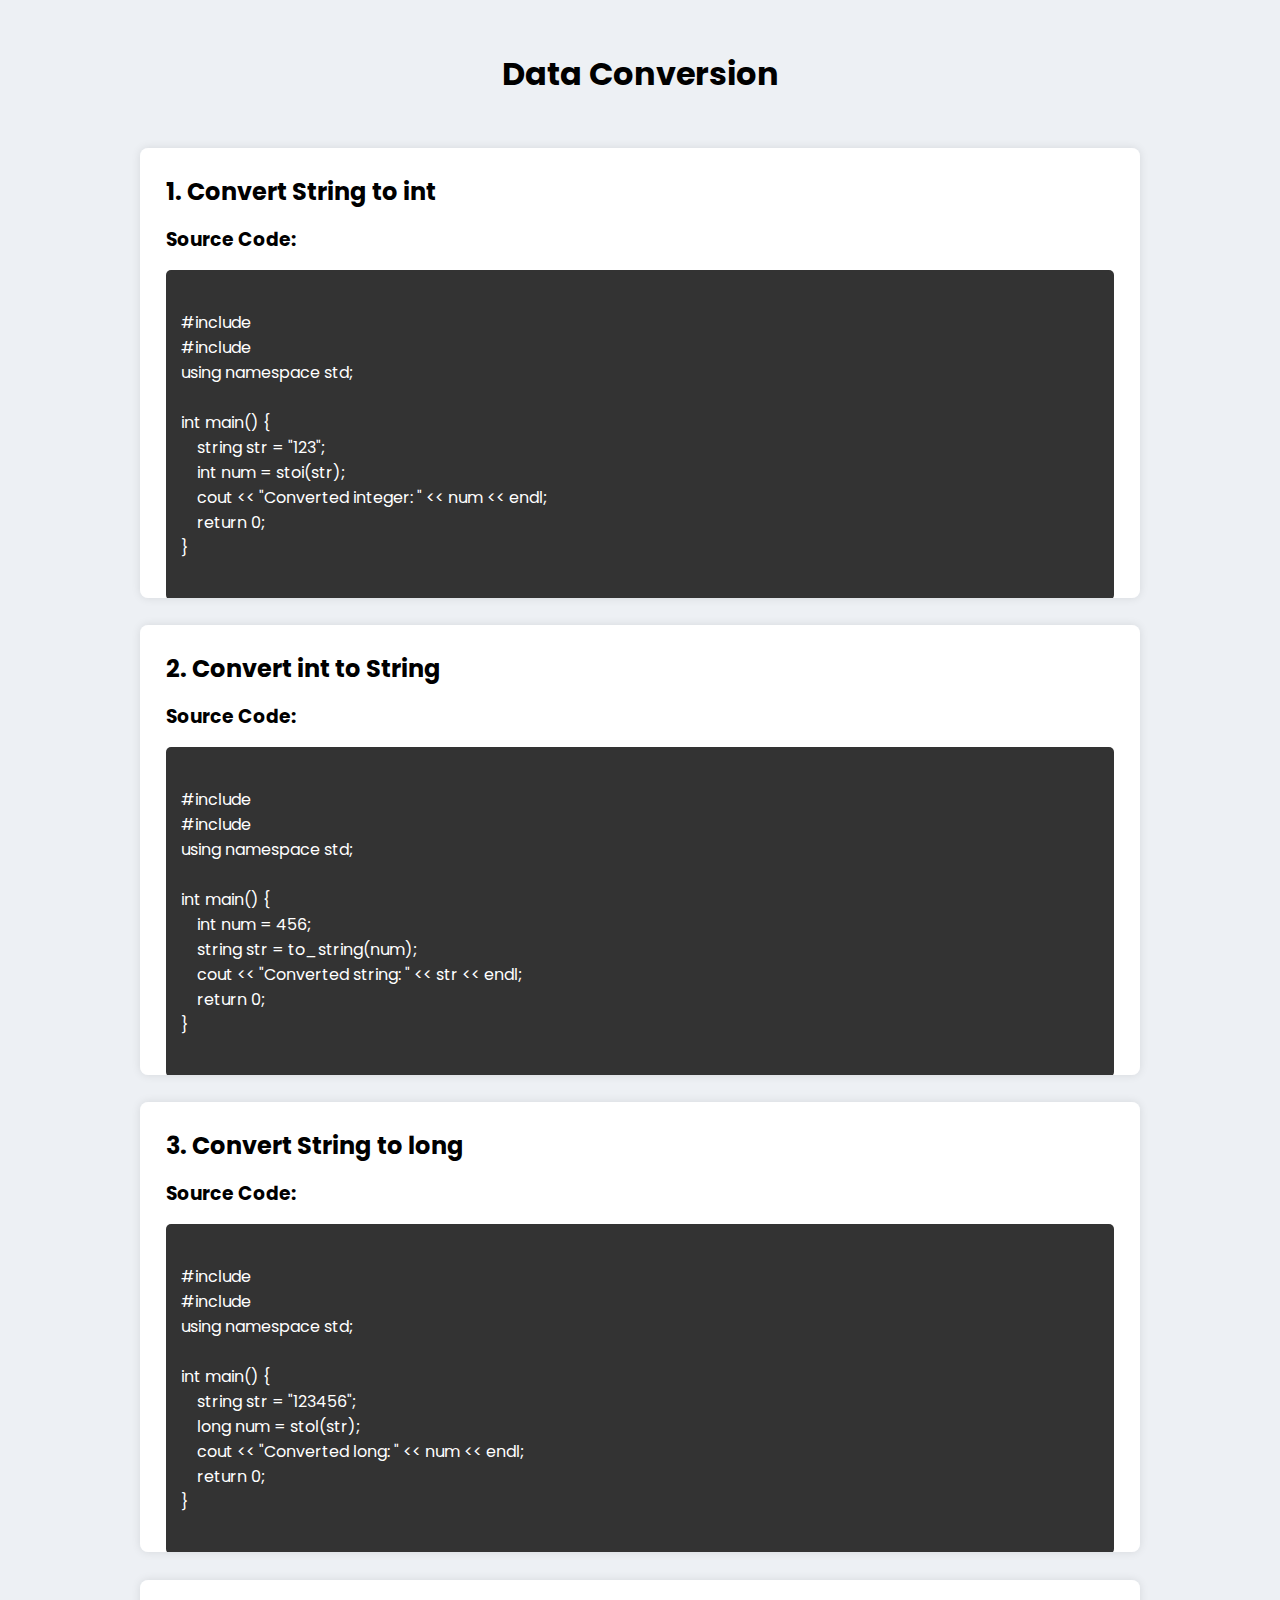
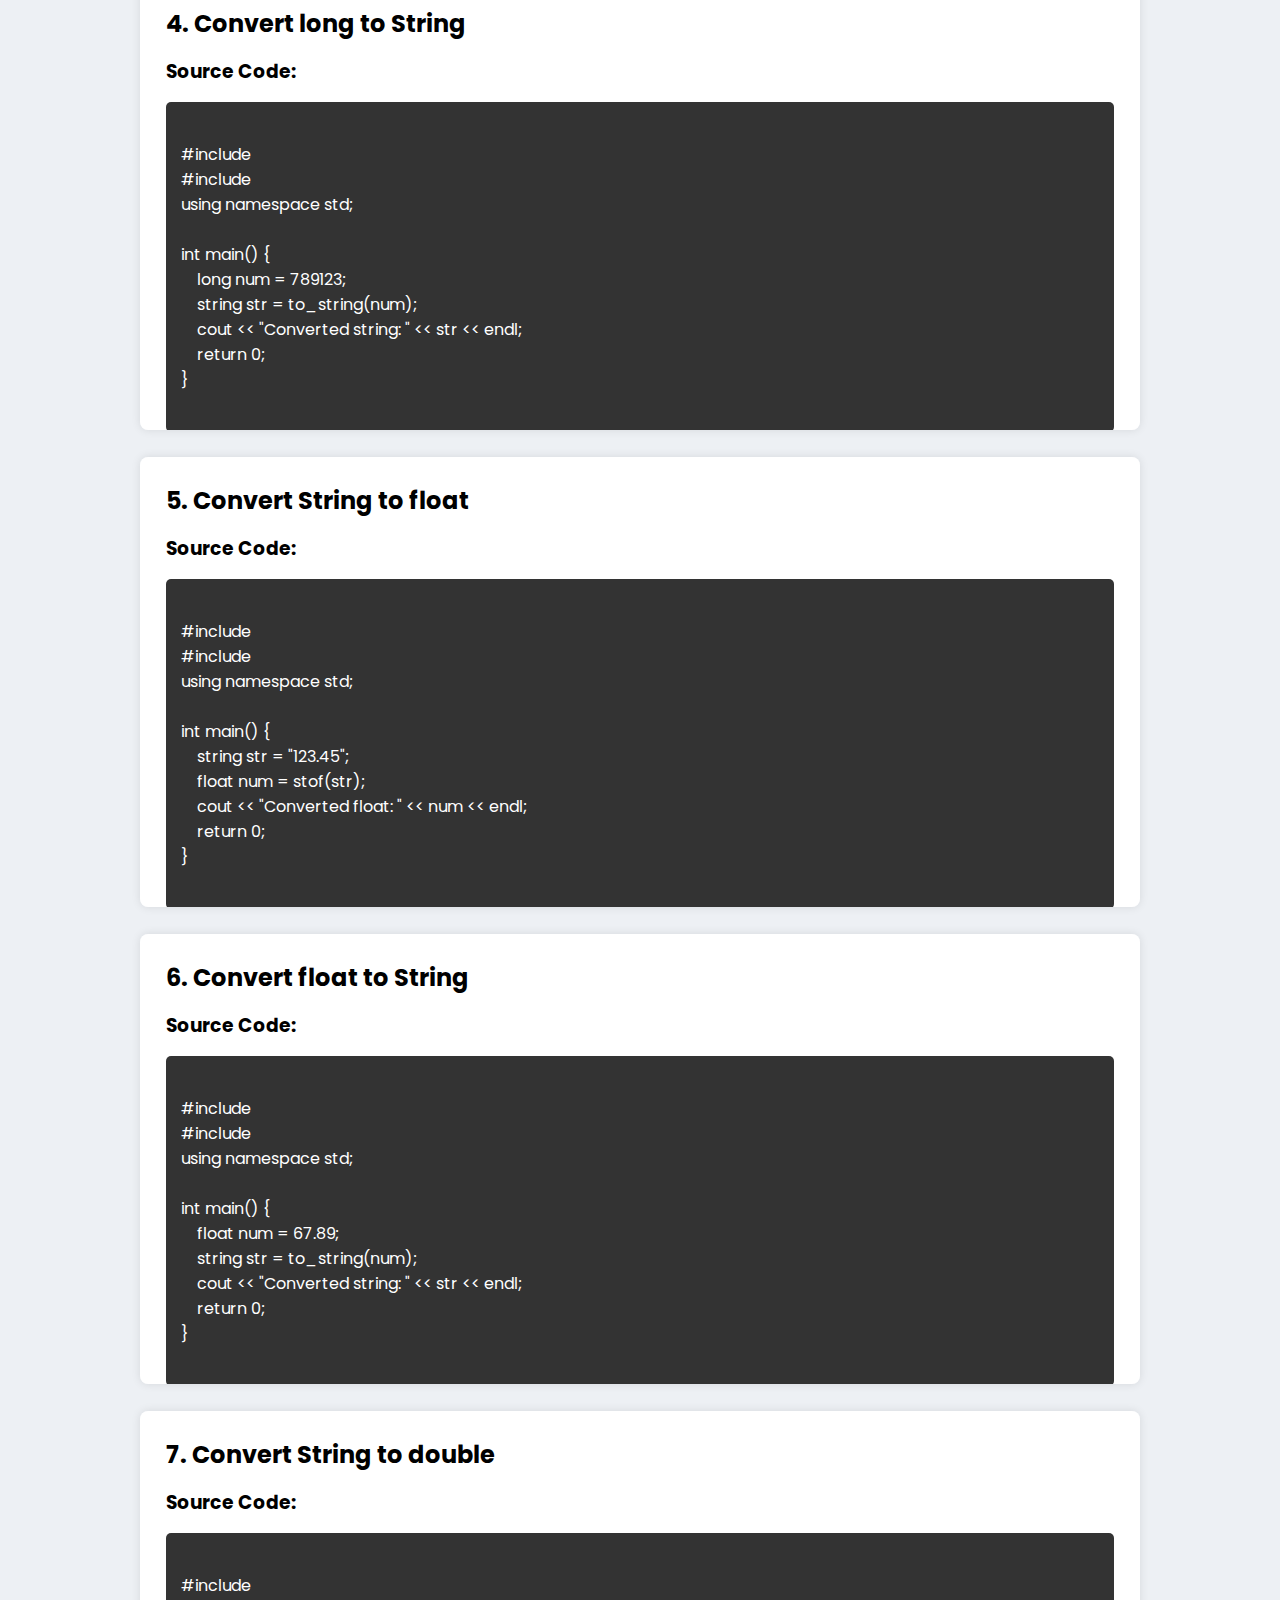
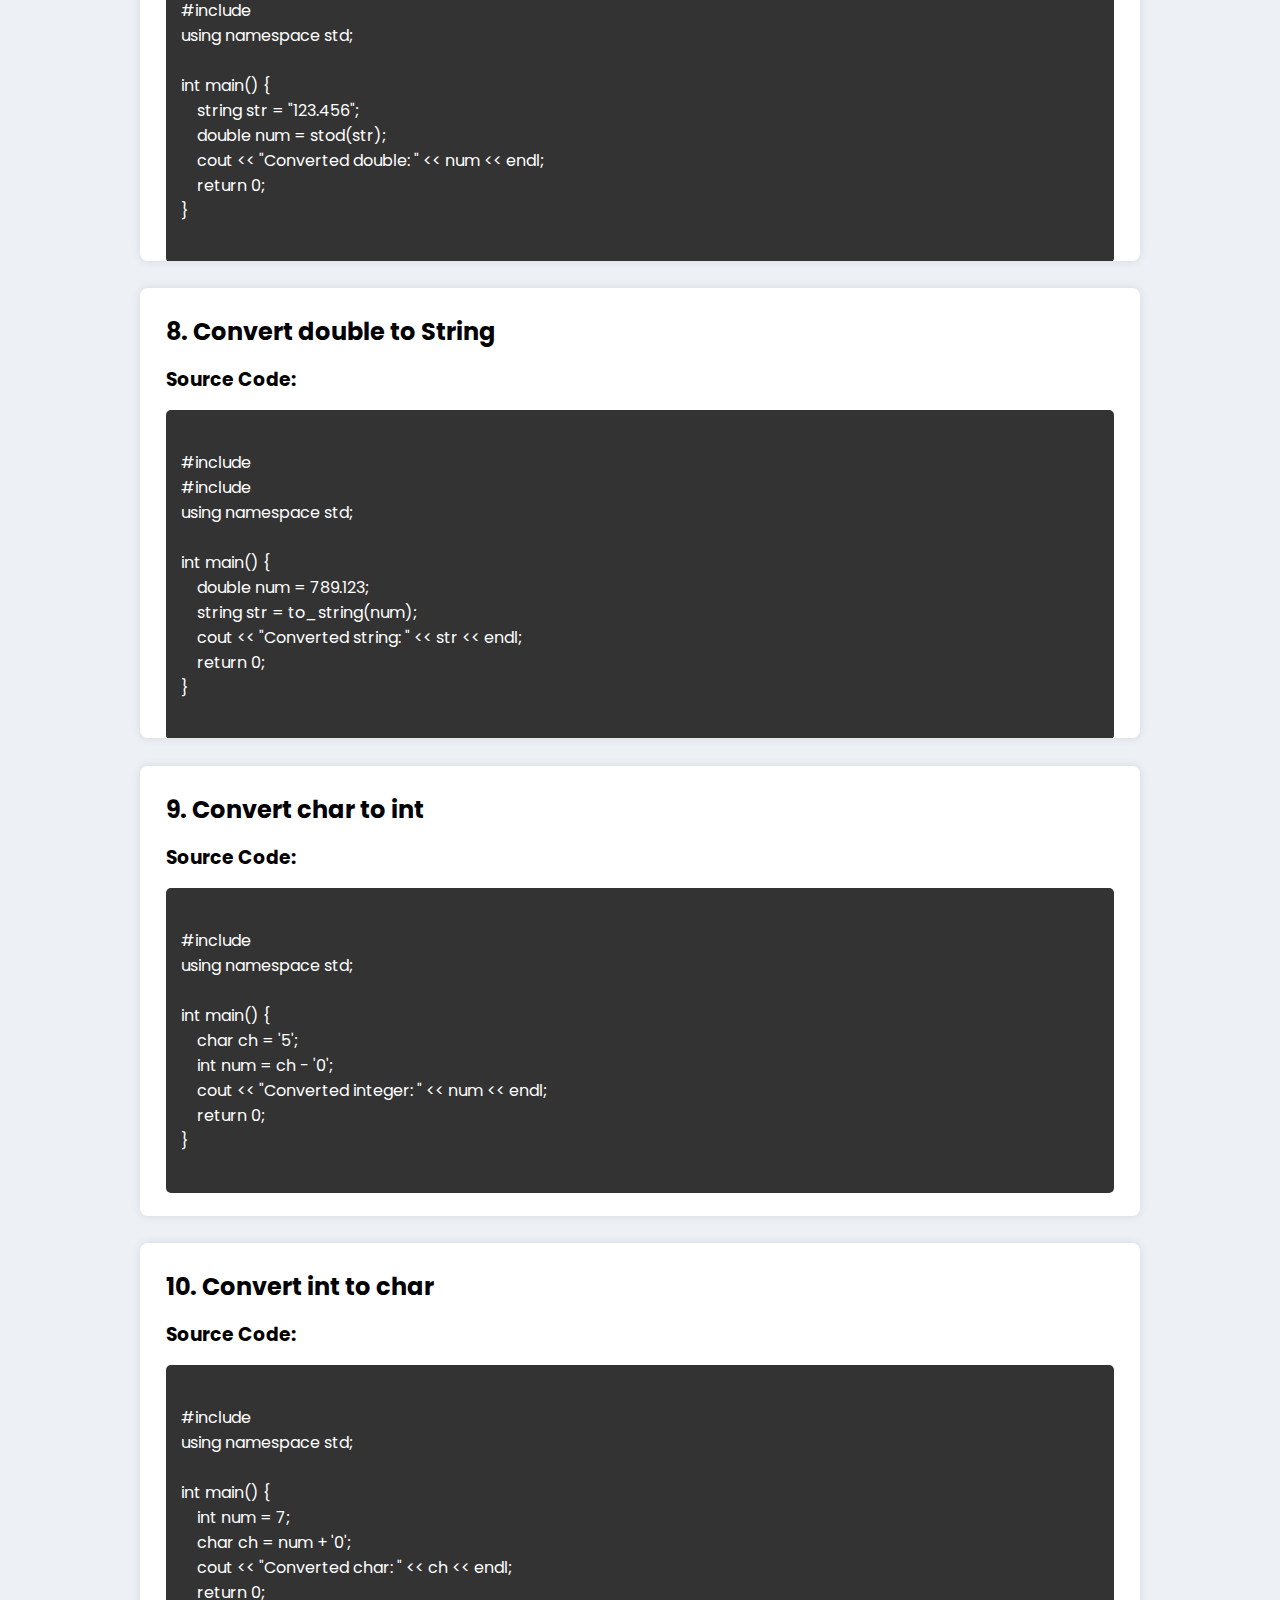
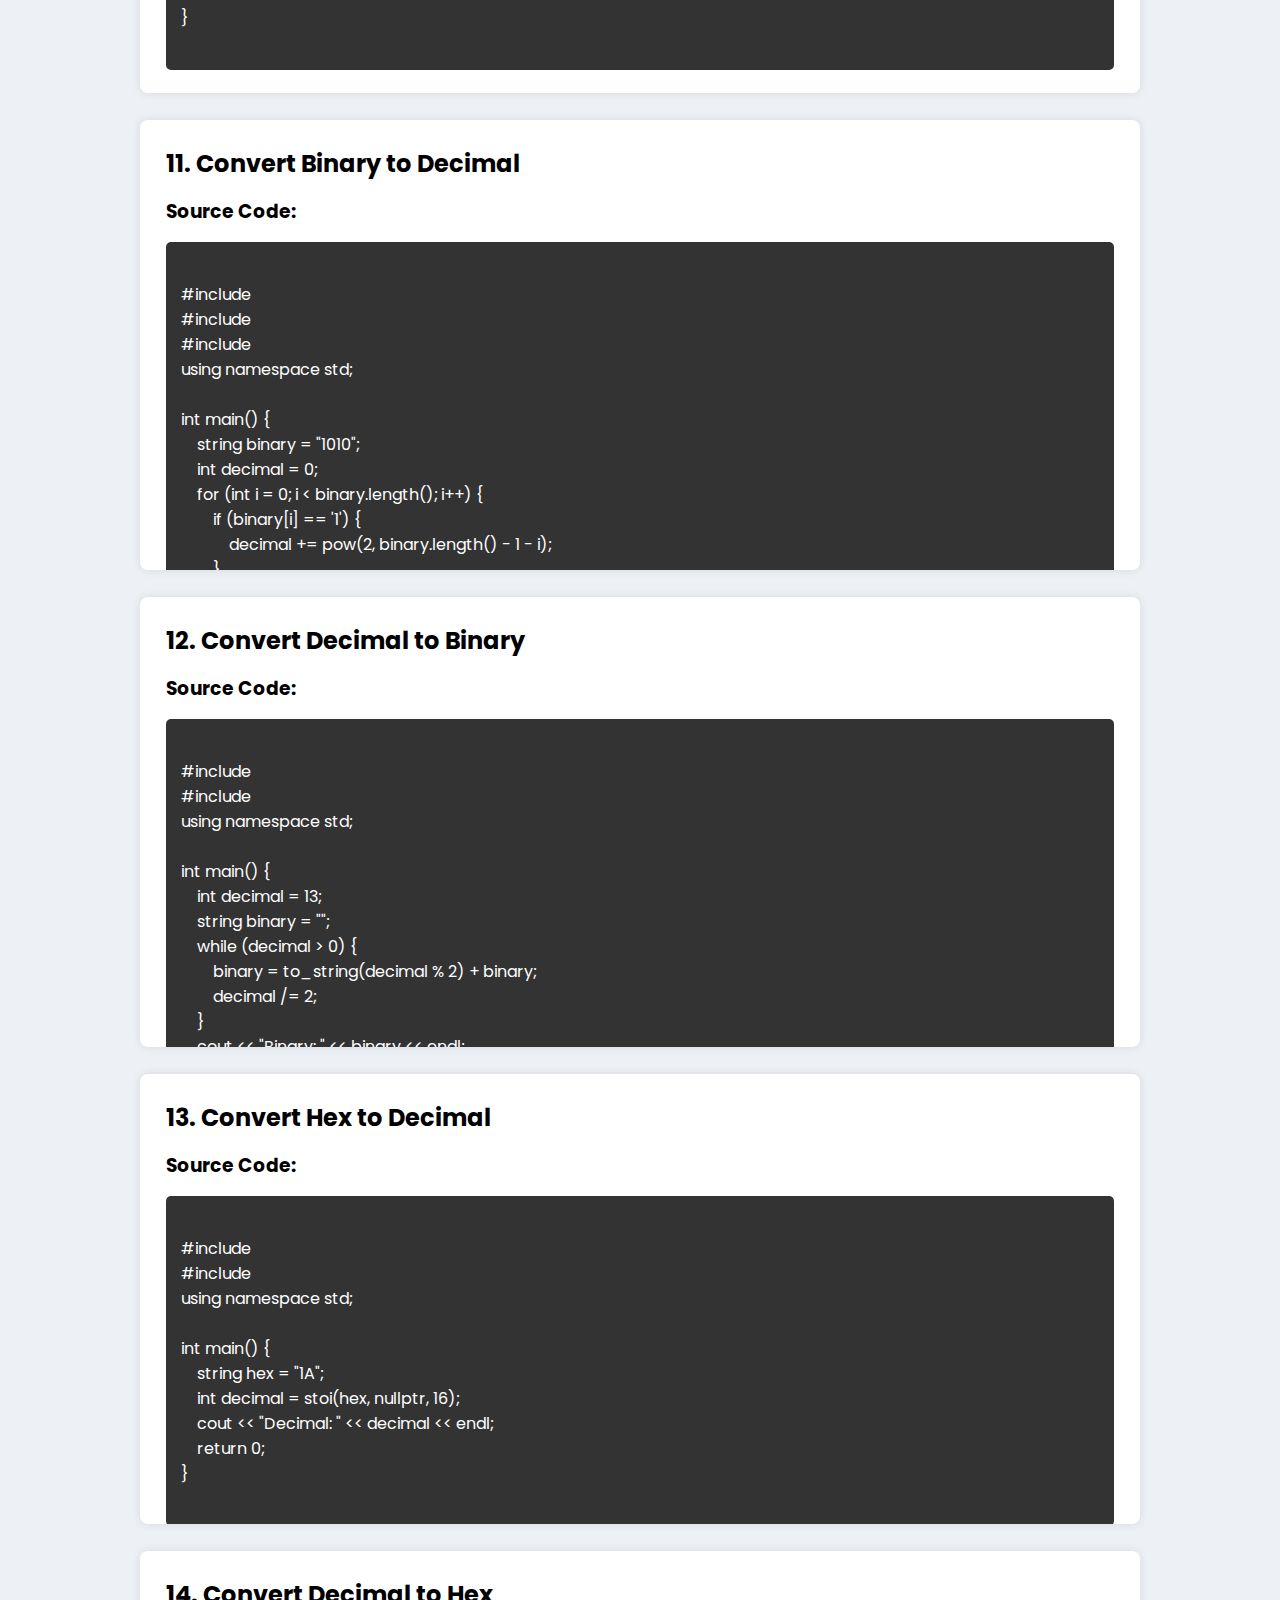
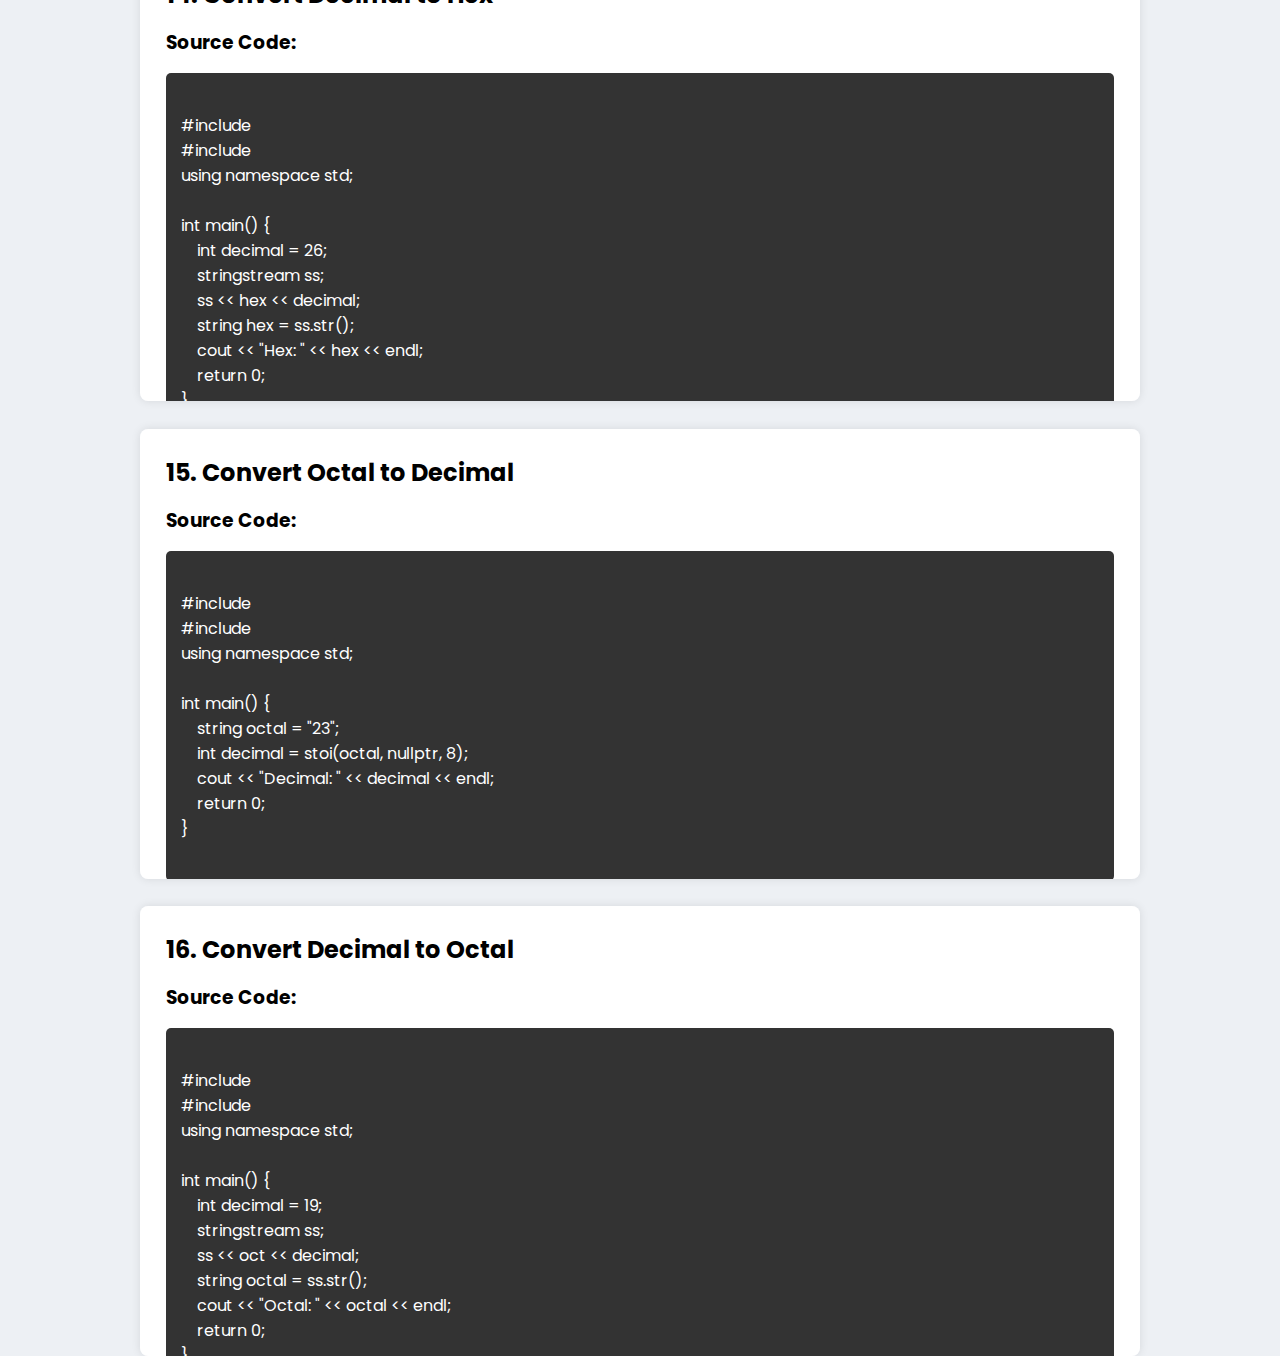
<file: dataconversion.html>
<!DOCTYPE html>
<html lang="en">
<head>
    <meta charset="UTF-8">
    <meta name="viewport" content="width=device-width, initial-scale=1.0">
    <title>Data Conversion</title>
    <link rel="stylesheet" href="programmes.css">
</head>
<body>
    <h1>Data Conversion</h1>
<div class="program">
    <h2>1. Convert String to int</h2>
    <h3>Source Code:</h3>
    <pre><code>
#include <iostream>
#include <string>
using namespace std;

int main() {
    string str = "123";
    int num = stoi(str);
    cout << "Converted integer: " << num << endl;
    return 0;
}
    </code></pre>
    <h3>Output:</h3>
    <pre>
Converted integer: 123
    </pre>
</div>

<div class="program">
    <h2>2. Convert int to String</h2>
    <h3>Source Code:</h3>
    <pre><code>
#include <iostream>
#include <string>
using namespace std;

int main() {
    int num = 456;
    string str = to_string(num);
    cout << "Converted string: " << str << endl;
    return 0;
}
    </code></pre>
    <h3>Output:</h3>
    <pre>
Converted string: 456
    </pre>
</div>

<div class="program">
    <h2>3. Convert String to long</h2>
    <h3>Source Code:</h3>
    <pre><code>
#include <iostream>
#include <string>
using namespace std;

int main() {
    string str = "123456";
    long num = stol(str);
    cout << "Converted long: " << num << endl;
    return 0;
}
    </code></pre>
    <h3>Output:</h3>
    <pre>
Converted long: 123456
    </pre>
</div>

<div class="program">
    <h2>4. Convert long to String</h2>
    <h3>Source Code:</h3>
    <pre><code>
#include <iostream>
#include <string>
using namespace std;

int main() {
    long num = 789123;
    string str = to_string(num);
    cout << "Converted string: " << str << endl;
    return 0;
}
    </code></pre>
    <h3>Output:</h3>
    <pre>
Converted string: 789123
    </pre>
</div>

<div class="program">
    <h2>5. Convert String to float</h2>
    <h3>Source Code:</h3>
    <pre><code>
#include <iostream>
#include <string>
using namespace std;

int main() {
    string str = "123.45";
    float num = stof(str);
    cout << "Converted float: " << num << endl;
    return 0;
}
    </code></pre>
    <h3>Output:</h3>
    <pre>
Converted float: 123.45
    </pre>
</div>

<div class="program">
    <h2>6. Convert float to String</h2>
    <h3>Source Code:</h3>
    <pre><code>
#include <iostream>
#include <string>
using namespace std;

int main() {
    float num = 67.89;
    string str = to_string(num);
    cout << "Converted string: " << str << endl;
    return 0;
}
    </code></pre>
    <h3>Output:</h3>
    <pre>
Converted string: 67.890000
    </pre>
</div>

<div class="program">
    <h2>7. Convert String to double</h2>
    <h3>Source Code:</h3>
    <pre><code>
#include <iostream>
#include <string>
using namespace std;

int main() {
    string str = "123.456";
    double num = stod(str);
    cout << "Converted double: " << num << endl;
    return 0;
}
    </code></pre>
    <h3>Output:</h3>
    <pre>
Converted double: 123.456
    </pre>
</div>

<div class="program">
    <h2>8. Convert double to String</h2>
    <h3>Source Code:</h3>
    <pre><code>
#include <iostream>
#include <string>
using namespace std;

int main() {
    double num = 789.123;
    string str = to_string(num);
    cout << "Converted string: " << str << endl;
    return 0;
}
    </code></pre>
    <h3>Output:</h3>
    <pre>
Converted string: 789.123000
    </pre>
</div>

<div class="program">
    <h2>9. Convert char to int</h2>
    <h3>Source Code:</h3>
    <pre><code>
#include <iostream>
using namespace std;

int main() {
    char ch = '5';
    int num = ch - '0';
    cout << "Converted integer: " << num << endl;
    return 0;
}
    </code></pre>
    <h3>Output:</h3>
    <pre>
Converted integer: 5
    </pre>
</div>

<div class="program">
    <h2>10. Convert int to char</h2>
    <h3>Source Code:</h3>
    <pre><code>
#include <iostream>
using namespace std;

int main() {
    int num = 7;
    char ch = num + '0';
    cout << "Converted char: " << ch << endl;
    return 0;
}
    </code></pre>
    <h3>Output:</h3>
    <pre>
Converted char: 7
    </pre>
</div>

<div class="program">
    <h2>11. Convert Binary to Decimal</h2>
    <h3>Source Code:</h3>
    <pre><code>
#include <iostream>
#include <string>
#include <cmath>
using namespace std;

int main() {
    string binary = "1010";
    int decimal = 0;
    for (int i = 0; i < binary.length(); i++) {
        if (binary[i] == '1') {
            decimal += pow(2, binary.length() - 1 - i);
        }
    }
    cout << "Decimal: " << decimal << endl;
    return 0;
}
    </code></pre>
    <h3>Output:</h3>
    <pre>
Decimal: 10
    </pre>
</div>

<div class="program">
    <h2>12. Convert Decimal to Binary</h2>
    <h3>Source Code:</h3>
    <pre><code>
#include <iostream>
#include <string>
using namespace std;

int main() {
    int decimal = 13;
    string binary = "";
    while (decimal > 0) {
        binary = to_string(decimal % 2) + binary;
        decimal /= 2;
    }
    cout << "Binary: " << binary << endl;
    return 0;
}
    </code></pre>
    <h3>Output:</h3>
    <pre>
Binary: 1101
    </pre>
</div>

<div class="program">
    <h2>13. Convert Hex to Decimal</h2>
    <h3>Source Code:</h3>
    <pre><code>
#include <iostream>
#include <string>
using namespace std;

int main() {
    string hex = "1A";
    int decimal = stoi(hex, nullptr, 16);
    cout << "Decimal: " << decimal << endl;
    return 0;
}
    </code></pre>
    <h3>Output:</h3>
    <pre>
Decimal: 26
    </pre>
</div>

<div class="program">
    <h2>14. Convert Decimal to Hex</h2>
    <h3>Source Code:</h3>
    <pre><code>
#include <iostream>
#include <sstream>
using namespace std;

int main() {
    int decimal = 26;
    stringstream ss;
    ss << hex << decimal;
    string hex = ss.str();
    cout << "Hex: " << hex << endl;
    return 0;
}
    </code></pre>
    <h3>Output:</h3>
    <pre>
Hex: 1a
    </pre>
</div>

<div class="program">
    <h2>15. Convert Octal to Decimal</h2>
    <h3>Source Code:</h3>
    <pre><code>
#include <iostream>
#include <string>
using namespace std;

int main() {
    string octal = "23";
    int decimal = stoi(octal, nullptr, 8);
    cout << "Decimal: " << decimal << endl;
    return 0;
}
    </code></pre>
    <h3>Output:</h3>
    <pre>
Decimal: 19
    </pre>
</div>

<div class="program">
    <h2>16. Convert Decimal to Octal</h2>
    <h3>Source Code:</h3>
    <pre><code>
#include <iostream>
#include <sstream>
using namespace std;

int main() {
    int decimal = 19;
    stringstream ss;
    ss << oct << decimal;
    string octal = ss.str();
    cout << "Octal: " << octal << endl;
    return 0;
}
    </code></pre>
    <h3>Output:</h3>
    <pre>
Octal: 23
    </pre>
</div>

</body>
</html>
</file>
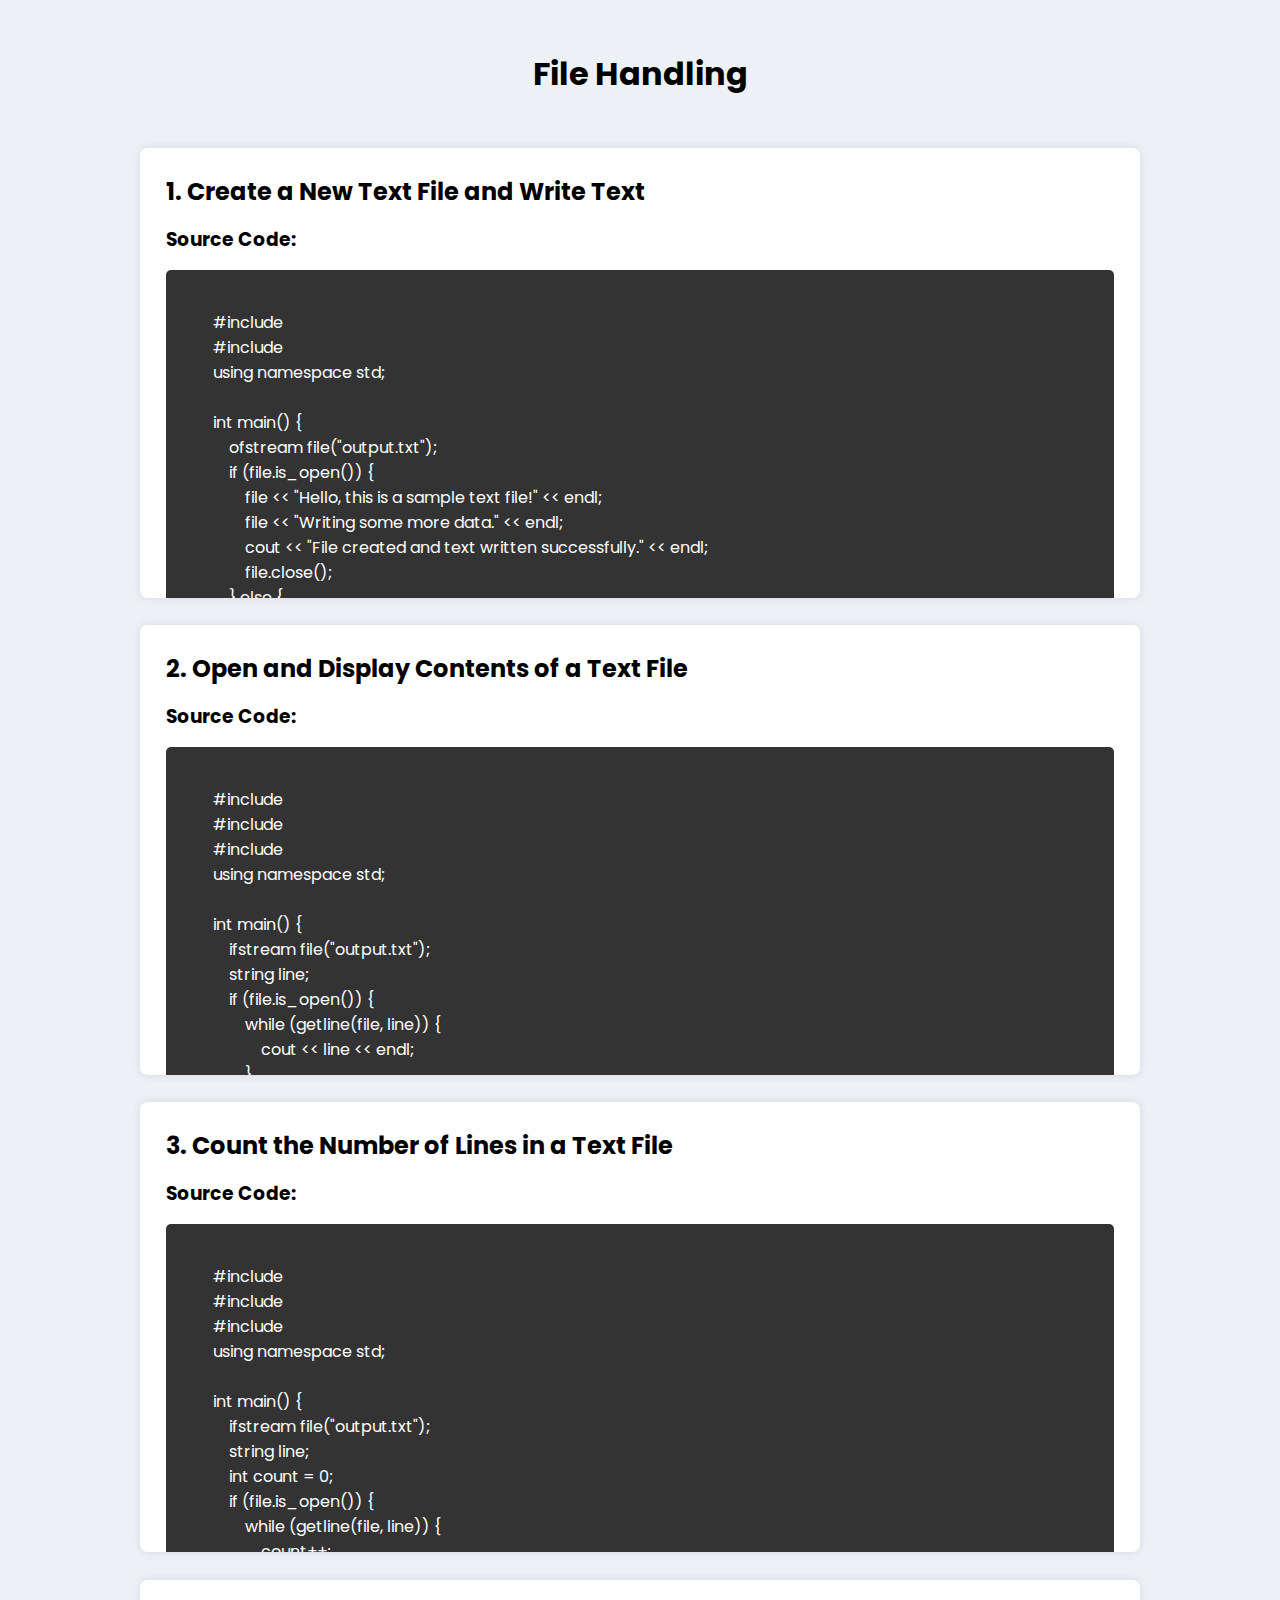
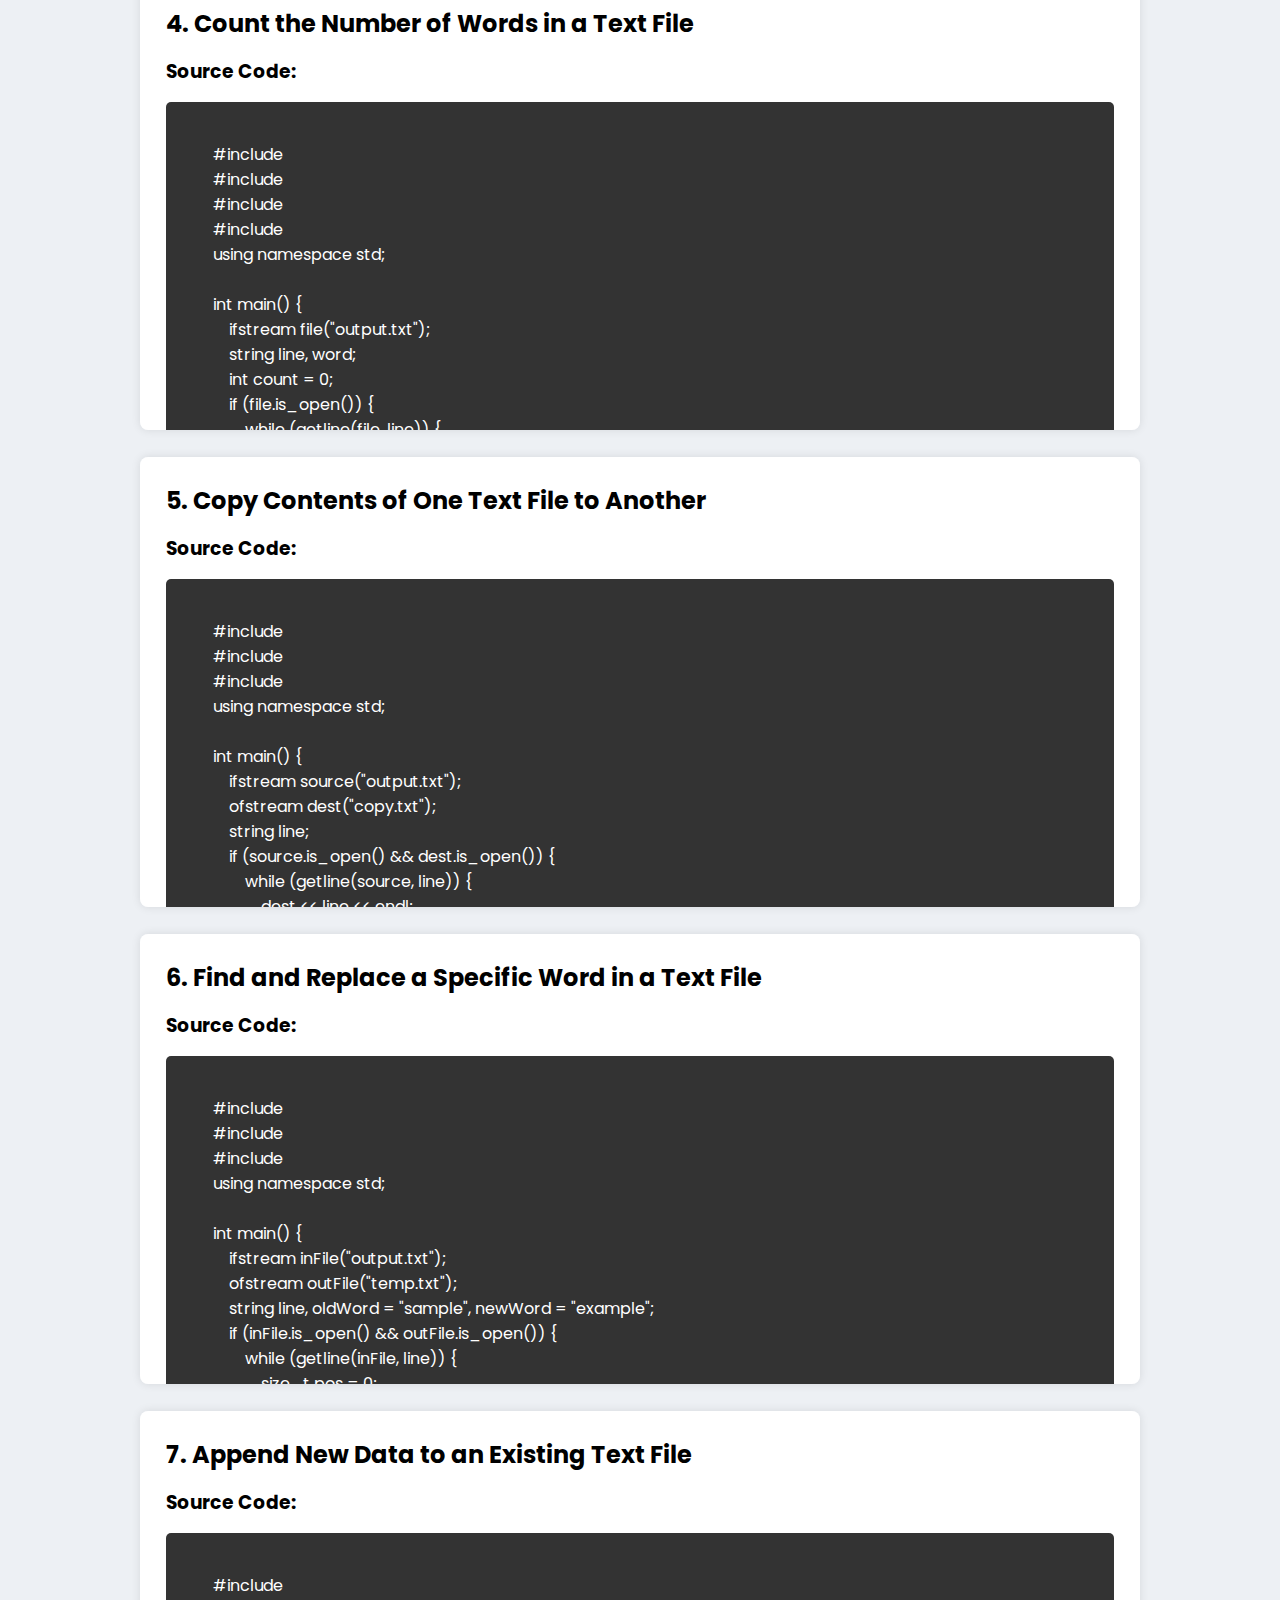
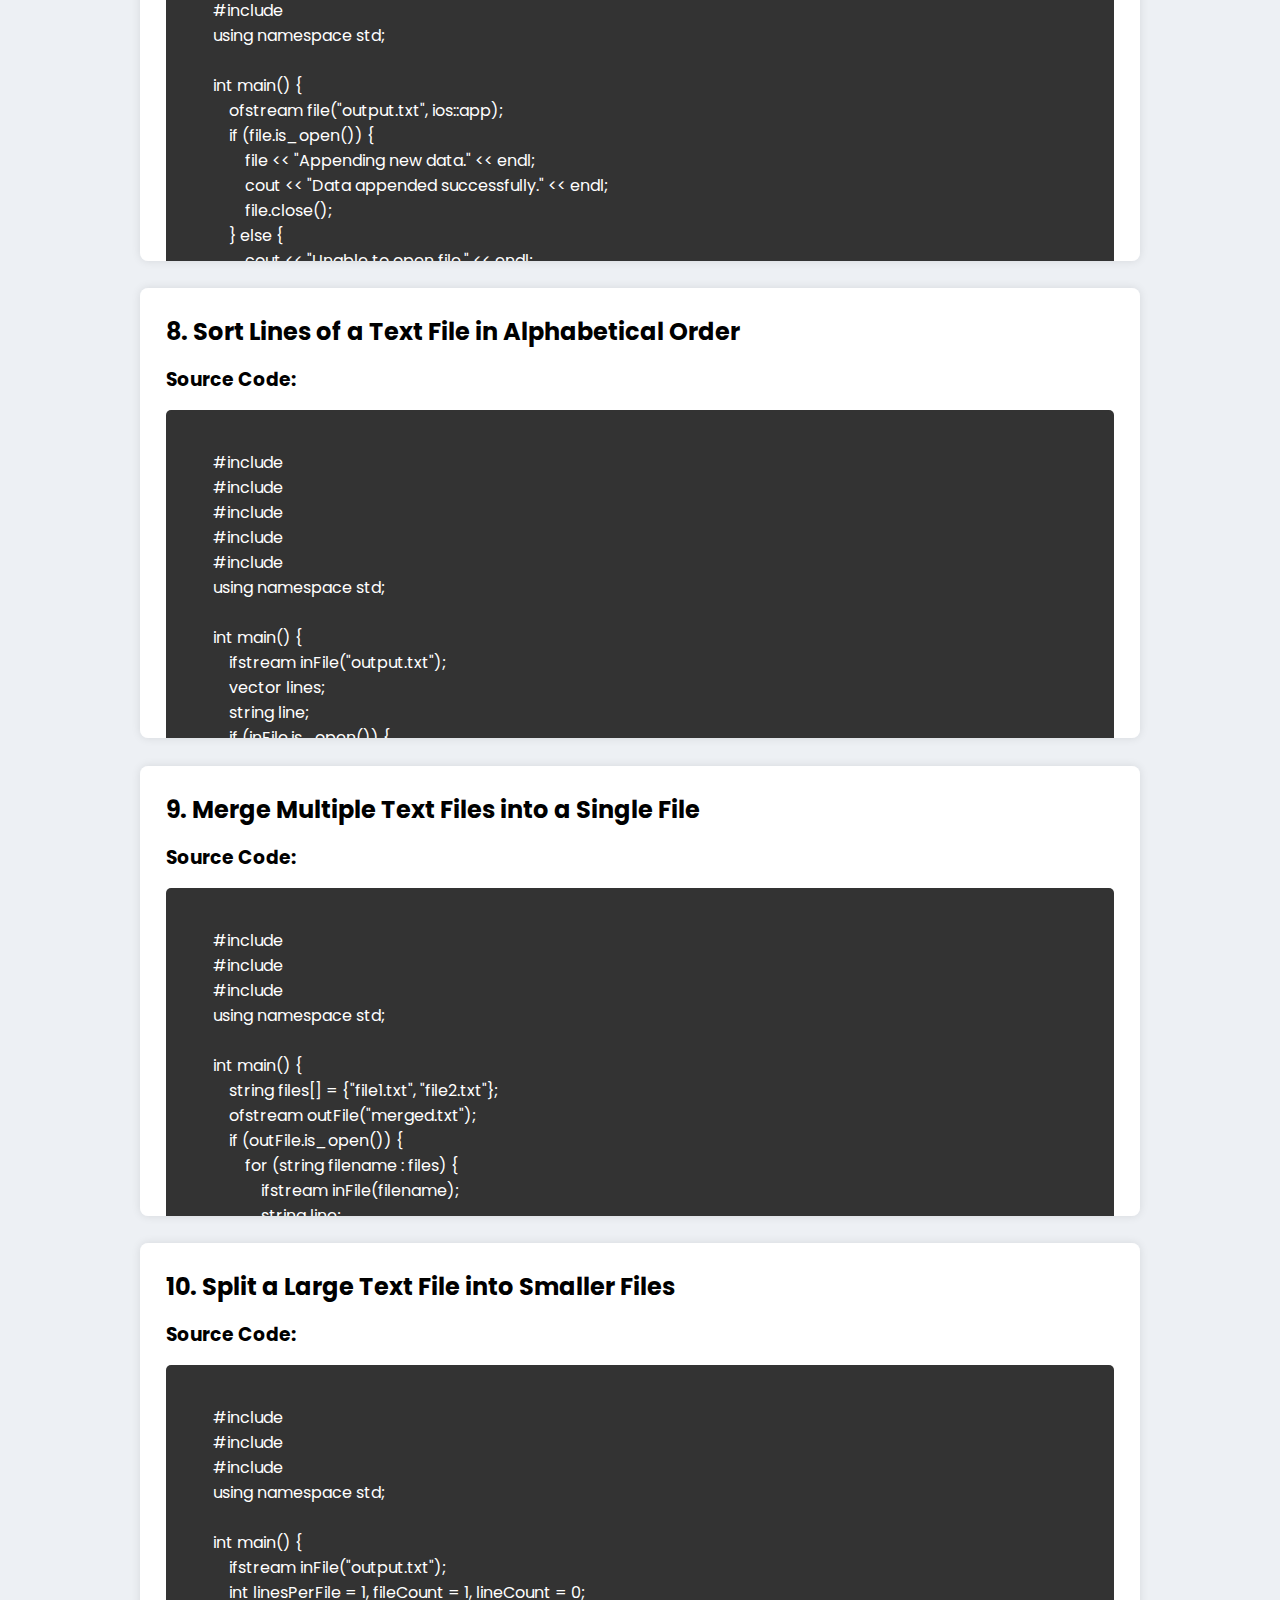
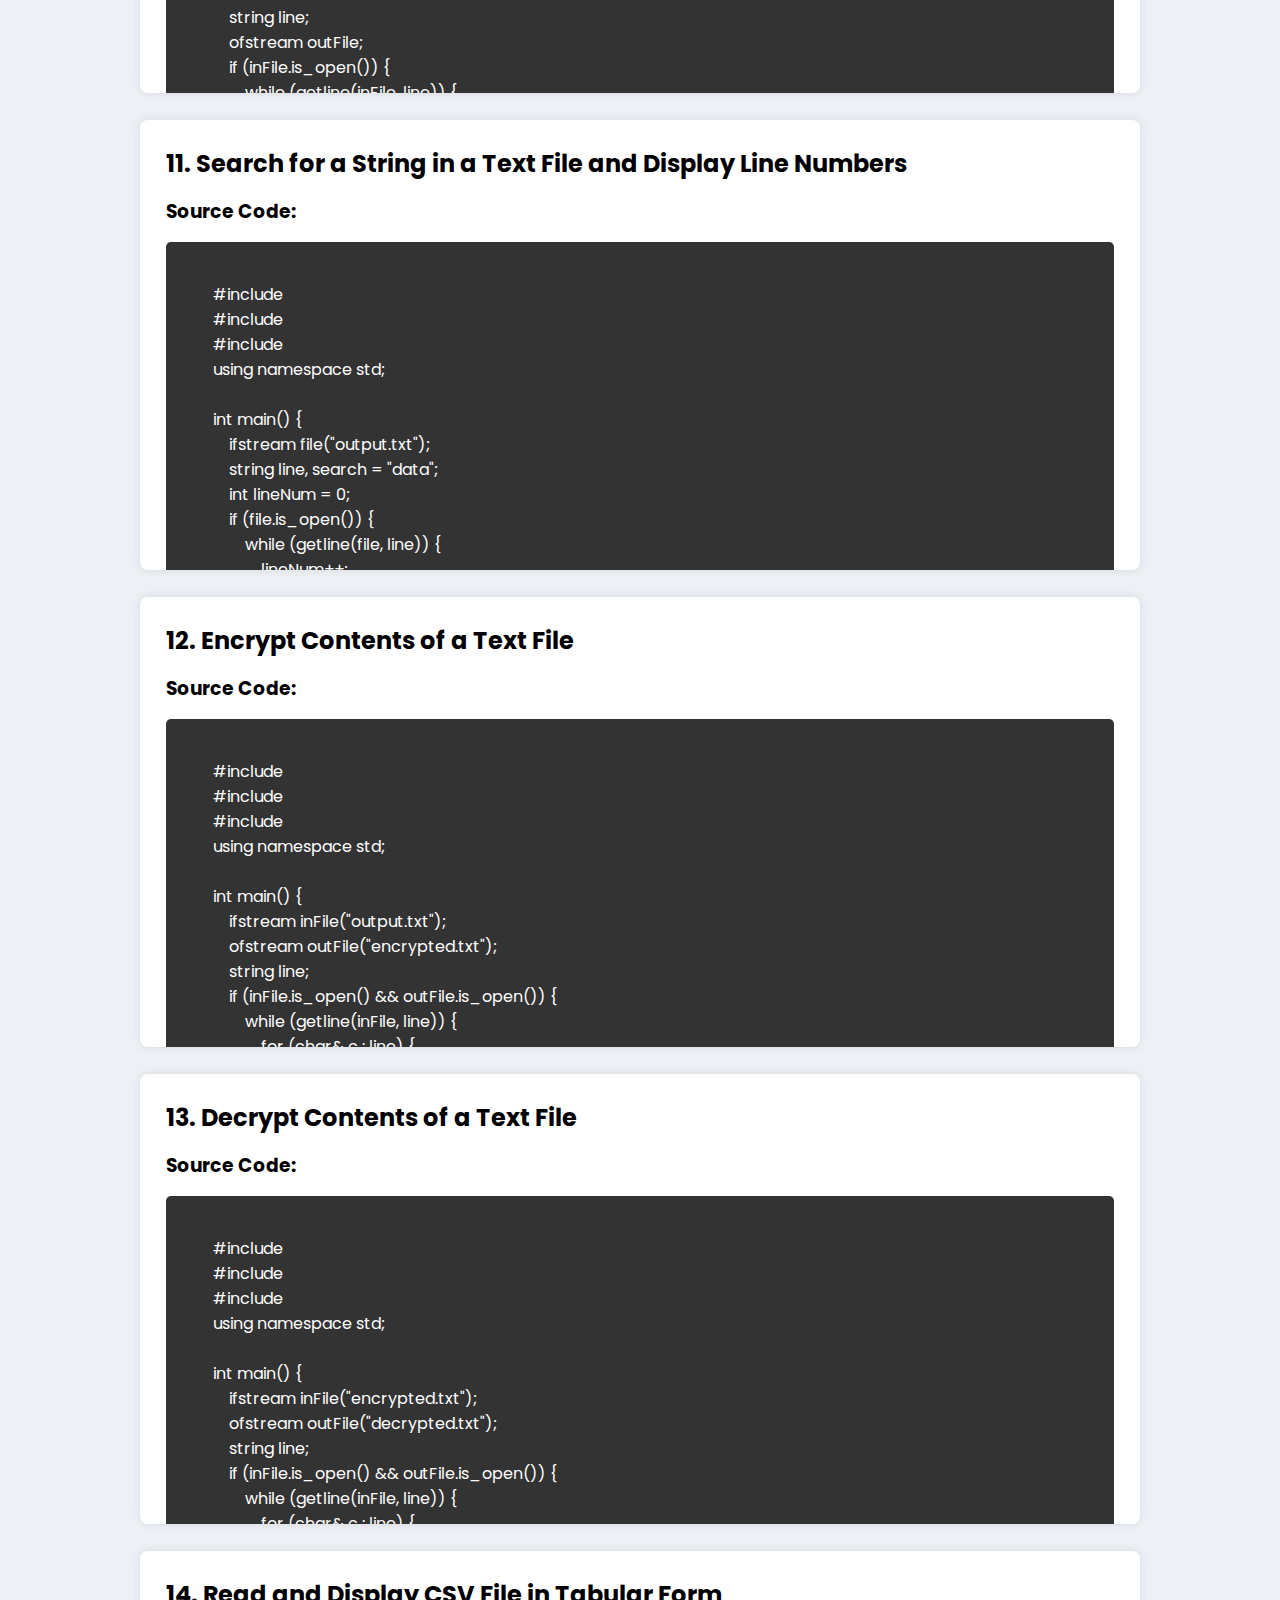
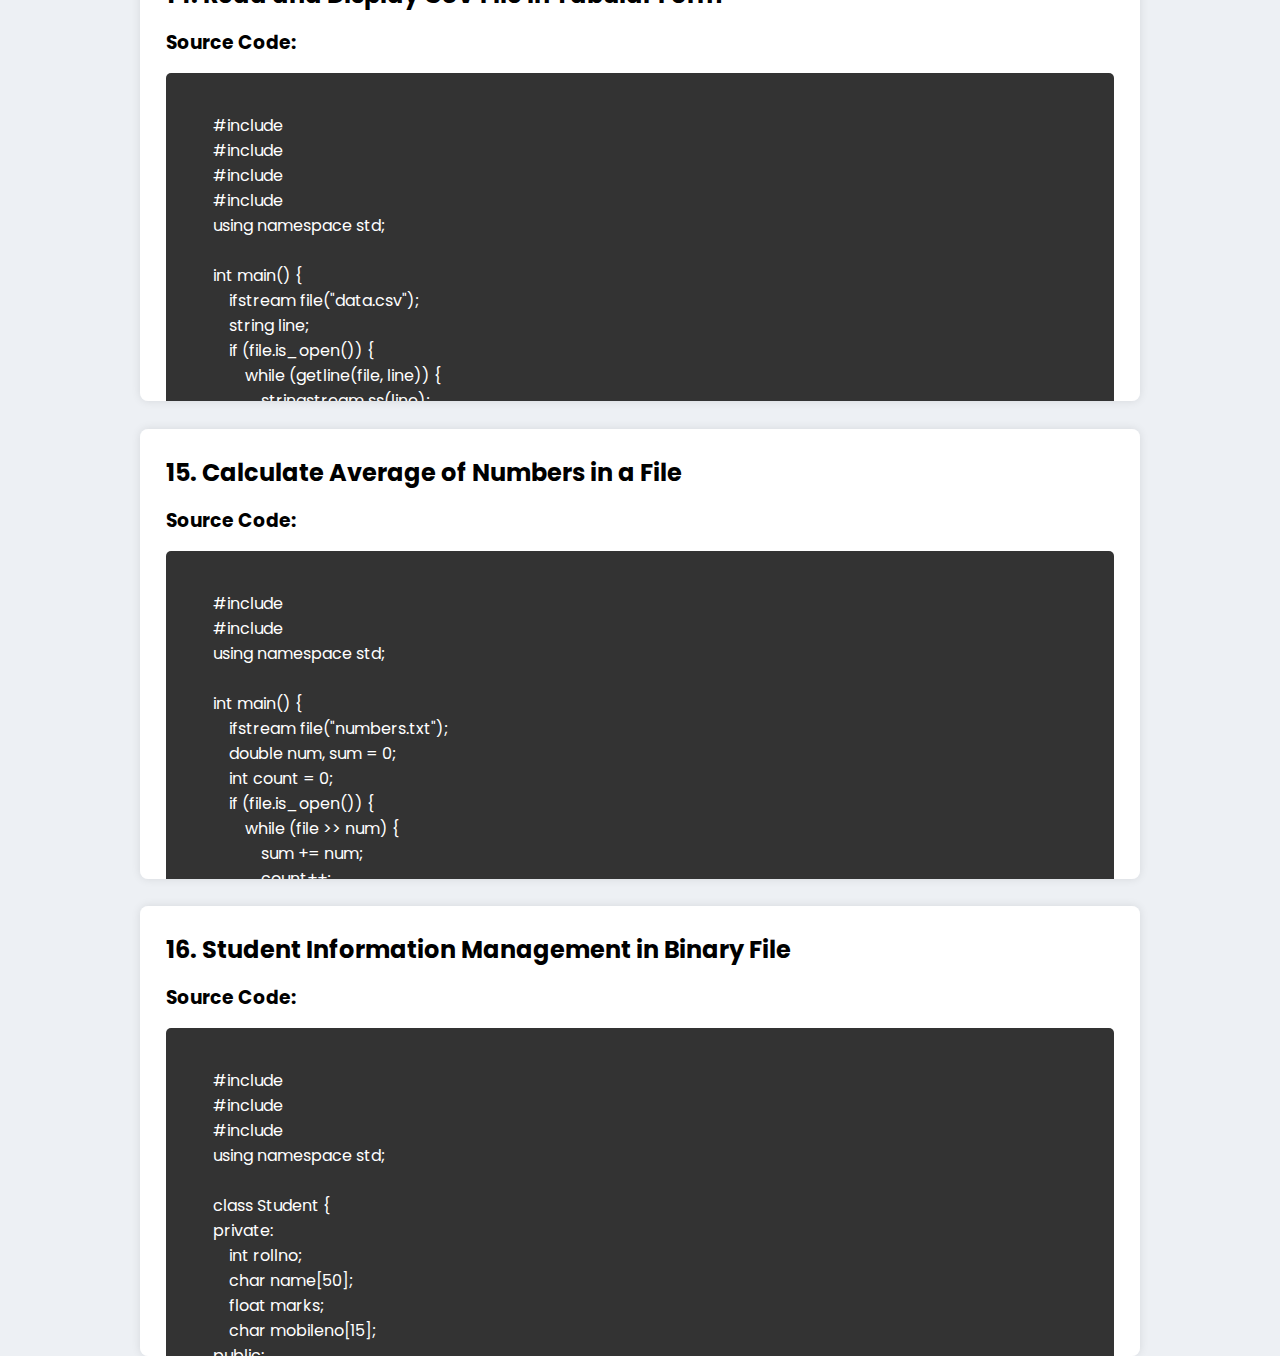
<file: filehandling.html>
<!DOCTYPE html>
<html lang="en">
<head>
    <meta charset="UTF-8">
    <meta name="viewport" content="width=device-width, initial-scale=1.0">
    <title>Document</title>
    <link rel="stylesheet" href="programmes.css">
</head>
<body>


    <h1>File Handling</h1>

      
        
        <div class="program">
            <h2>1. Create a New Text File and Write Text</h2>
            <h3>Source Code:</h3>
            <pre><code>
        #include <iostream>
        #include <fstream>
        using namespace std;
        
        int main() {
            ofstream file("output.txt");
            if (file.is_open()) {
                file << "Hello, this is a sample text file!" << endl;
                file << "Writing some more data." << endl;
                cout << "File created and text written successfully." << endl;
                file.close();
            } else {
                cout << "Unable to open file." << endl;
            }
            return 0;
        }
            </code></pre>
            <h3>Output:</h3>
            <pre>
        File created and text written successfully.
            </pre>
        </div>
        
      
        
        <div class="program">
            <h2>2. Open and Display Contents of a Text File</h2>
            <h3>Source Code:</h3>
            <pre><code>
        #include <iostream>
        #include <fstream>
        #include <string>
        using namespace std;
        
        int main() {
            ifstream file("output.txt");
            string line;
            if (file.is_open()) {
                while (getline(file, line)) {
                    cout << line << endl;
                }
                file.close();
            } else {
                cout << "Unable to open file." << endl;
            }
            return 0;
        }
            </code></pre>
            <h3>Output:</h3>
            <pre>
        Hello, this is a sample text file!
        Writing some more data.
            </pre>
        </div>
        
      
        
        <div class="program">
            <h2>3. Count the Number of Lines in a Text File</h2>
            <h3>Source Code:</h3>
            <pre><code>
        #include <iostream>
        #include <fstream>
        #include <string>
        using namespace std;
        
        int main() {
            ifstream file("output.txt");
            string line;
            int count = 0;
            if (file.is_open()) {
                while (getline(file, line)) {
                    count++;
                }
                cout << "Number of lines: " << count << endl;
                file.close();
            } else {
                cout << "Unable to open file." << endl;
            }
            return 0;
        }
            </code></pre>
            <h3>Output:</h3>
            <pre>
        Number of lines: 2
            </pre>
        </div>
        
      
        
        <div class="program">
            <h2>4. Count the Number of Words in a Text File</h2>
            <h3>Source Code:</h3>
            <pre><code>
        #include <iostream>
        #include <fstream>
        #include <string>
        #include <sstream>
        using namespace std;
        
        int main() {
            ifstream file("output.txt");
            string line, word;
            int count = 0;
            if (file.is_open()) {
                while (getline(file, line)) {
                    stringstream ss(line);
                    while (ss >> word) {
                        count++;
                    }
                }
                cout << "Number of words: " << count << endl;
                file.close();
            } else {
                cout << "Unable to open file." << endl;
            }
            return 0;
        }
            </code></pre>
            <h3>Output:</h3>
            <pre>
        Number of words: 10
            </pre>
        </div>
        
      
        
        <div class="program">
            <h2>5. Copy Contents of One Text File to Another</h2>
            <h3>Source Code:</h3>
            <pre><code>
        #include <iostream>
        #include <fstream>
        #include <string>
        using namespace std;
        
        int main() {
            ifstream source("output.txt");
            ofstream dest("copy.txt");
            string line;
            if (source.is_open() && dest.is_open()) {
                while (getline(source, line)) {
                    dest << line << endl;
                }
                cout << "File copied successfully." << endl;
                source.close();
                dest.close();
            } else {
                cout << "Unable to open files." << endl;
            }
            return 0;
        }
            </code></pre>
            <h3>Output:</h3>
            <pre>
        File copied successfully.
            </pre>
        </div>
        
      
        
        <div class="program">
            <h2>6. Find and Replace a Specific Word in a Text File</h2>
            <h3>Source Code:</h3>
            <pre><code>
        #include <iostream>
        #include <fstream>
        #include <string>
        using namespace std;
        
        int main() {
            ifstream inFile("output.txt");
            ofstream outFile("temp.txt");
            string line, oldWord = "sample", newWord = "example";
            if (inFile.is_open() && outFile.is_open()) {
                while (getline(inFile, line)) {
                    size_t pos = 0;
                    while ((pos = line.find(oldWord, pos)) != string::npos) {
                        line.replace(pos, oldWord.length(), newWord);
                        pos += newWord.length();
                    }
                    outFile << line << endl;
                }
                inFile.close();
                outFile.close();
                remove("output.txt");
                rename("temp.txt", "output.txt");
                cout << "Word replaced successfully." << endl;
            } else {
                cout << "Unable to open files." << endl;
            }
            return 0;
        }
            </code></pre>
            <h3>Output:</h3>
            <pre>
        Word replaced successfully.
            </pre>
        </div>
        
      
        
        <div class="program">
            <h2>7. Append New Data to an Existing Text File</h2>
            <h3>Source Code:</h3>
            <pre><code>
        #include <iostream>
        #include <fstream>
        using namespace std;
        
        int main() {
            ofstream file("output.txt", ios::app);
            if (file.is_open()) {
                file << "Appending new data." << endl;
                cout << "Data appended successfully." << endl;
                file.close();
            } else {
                cout << "Unable to open file." << endl;
            }
            return 0;
        }
            </code></pre>
            <h3>Output:</h3>
            <pre>
        Data appended successfully.
            </pre>
        </div>
        
      
        
        <div class="program">
            <h2>8. Sort Lines of a Text File in Alphabetical Order</h2>
            <h3>Source Code:</h3>
            <pre><code>
        #include <iostream>
        #include <fstream>
        #include <string>
        #include <vector>
        #include <algorithm>
        using namespace std;
        
        int main() {
            ifstream inFile("output.txt");
            vector<string> lines;
            string line;
            if (inFile.is_open()) {
                while (getline(inFile, line)) {
                    lines.push_back(line);
                }
                inFile.close();
                sort(lines.begin(), lines.end());
                ofstream outFile("output.txt");
                if (outFile.is_open()) {
                    for (string l : lines) {
                        outFile << l << endl;
                    }
                    outFile.close();
                    cout << "Lines sorted successfully." << endl;
                }
            } else {
                cout << "Unable to open file." << endl;
            }
            return 0;
        }
            </code></pre>
            <h3>Output:</h3>
            <pre>
        Lines sorted successfully.
            </pre>
        </div>
        
      
        
        <div class="program">
            <h2>9. Merge Multiple Text Files into a Single File</h2>
            <h3>Source Code:</h3>
            <pre><code>
        #include <iostream>
        #include <fstream>
        #include <string>
        using namespace std;
        
        int main() {
            string files[] = {"file1.txt", "file2.txt"};
            ofstream outFile("merged.txt");
            if (outFile.is_open()) {
                for (string filename : files) {
                    ifstream inFile(filename);
                    string line;
                    if (inFile.is_open()) {
                        while (getline(inFile, line)) {
                            outFile << line << endl;
                        }
                        inFile.close();
                    }
                }
                outFile.close();
                cout << "Files merged successfully." << endl;
            } else {
                cout << "Unable to open output file." << endl;
            }
            return 0;
        }
            </code></pre>
            <h3>Output:</h3>
            <pre>
        Files merged successfully.
            </pre>
        </div>
        
      
        
        <div class="program">
            <h2>10. Split a Large Text File into Smaller Files</h2>
            <h3>Source Code:</h3>
            <pre><code>
        #include <iostream>
        #include <fstream>
        #include <string>
        using namespace std;
        
        int main() {
            ifstream inFile("output.txt");
            int linesPerFile = 1, fileCount = 1, lineCount = 0;
            string line;
            ofstream outFile;
            if (inFile.is_open()) {
                while (getline(inFile, line)) {
                    if (lineCount % linesPerFile == 0) {
                        if (outFile.is_open()) outFile.close();
                        outFile.open("split" + to_string(fileCount++) + ".txt");
                    }
                    outFile << line << endl;
                    lineCount++;
                }
                inFile.close();
                if (outFile.is_open()) outFile.close();
                cout << "File split successfully into " << fileCount - 1 << " files." << endl;
            } else {
                cout << "Unable to open file." << endl;
            }
            return 0;
        }
            </code></pre>
            <h3>Output:</h3>
            <pre>
        File split successfully into 3 files.
            </pre>
        </div>
        
      
        
        <div class="program">
            <h2>11. Search for a String in a Text File and Display Line Numbers</h2>
            <h3>Source Code:</h3>
            <pre><code>
        #include <iostream>
        #include <fstream>
        #include <string>
        using namespace std;
        
        int main() {
            ifstream file("output.txt");
            string line, search = "data";
            int lineNum = 0;
            if (file.is_open()) {
                while (getline(file, line)) {
                    lineNum++;
                    if (line.find(search) != string::npos) {
                        cout << "Found at line " << lineNum << ": " << line << endl;
                    }
                }
                file.close();
            } else {
                cout << "Unable to open file." << endl;
            }
            return 0;
        }
            </code></pre>
            <h3>Output:</h3>
            <pre>
        Found at line 2: Writing some more data.
        Found at line 3: Appending new data.
            </pre>
        </div>
        
      
        
        <div class="program">
            <h2>12. Encrypt Contents of a Text File</h2>
            <h3>Source Code:</h3>
            <pre><code>
        #include <iostream>
        #include <fstream>
        #include <string>
        using namespace std;
        
        int main() {
            ifstream inFile("output.txt");
            ofstream outFile("encrypted.txt");
            string line;
            if (inFile.is_open() && outFile.is_open()) {
                while (getline(inFile, line)) {
                    for (char& c : line) {
                        c += 1; // Simple Caesar cipher shift by 1
                    }
                    outFile << line << endl;
                }
                inFile.close();
                outFile.close();
                cout << "File encrypted successfully." << endl;
            } else {
                cout << "Unable to open files." << endl;
            }
            return 0;
        }
            </code></pre>
            <h3>Output:</h3>
            <pre>
        File encrypted successfully.
            </pre>
        </div>
        
      
        
        <div class="program">
            <h2>13. Decrypt Contents of a Text File</h2>
            <h3>Source Code:</h3>
            <pre><code>
        #include <iostream>
        #include <fstream>
        #include <string>
        using namespace std;
        
        int main() {
            ifstream inFile("encrypted.txt");
            ofstream outFile("decrypted.txt");
            string line;
            if (inFile.is_open() && outFile.is_open()) {
                while (getline(inFile, line)) {
                    for (char& c : line) {
                        c -= 1; // Reverse Caesar cipher shift by 1
                    }
                    outFile << line << endl;
                }
                inFile.close();
                outFile.close();
                cout << "File decrypted successfully." << endl;
            } else {
                cout << "Unable to open files." << endl;
            }
            return 0;
        }
            </code></pre>
            <h3>Output:</h3>
            <pre>
        File decrypted successfully.
            </pre>
        </div>
        
      
        
        <div class="program">
            <h2>14. Read and Display CSV File in Tabular Form</h2>
            <h3>Source Code:</h3>
            <pre><code>
        #include <iostream>
        #include <fstream>
        #include <string>
        #include <sstream>
        using namespace std;
        
        int main() {
            ifstream file("data.csv");
            string line;
            if (file.is_open()) {
                while (getline(file, line)) {
                    stringstream ss(line);
                    string item;
                    while (getline(ss, item, ',')) {
                        cout << item << "\t";
                    }
                    cout << endl;
                }
                file.close();
            } else {
                cout << "Unable to open file." << endl;
            }
            return 0;
        }
            </code></pre>
            <h3>Output:</h3>
            <pre>
        Name    Age     City    
        John    25      New York        
        Alice   30      London  
            </pre>
        </div>
        
      
        
        <div class="program">
            <h2>15. Calculate Average of Numbers in a File</h2>
            <h3>Source Code:</h3>
            <pre><code>
        #include <iostream>
        #include <fstream>
        using namespace std;
        
        int main() {
            ifstream file("numbers.txt");
            double num, sum = 0;
            int count = 0;
            if (file.is_open()) {
                while (file >> num) {
                    sum += num;
                    count++;
                }
                file.close();
                if (count > 0) {
                    cout << "Average: " << sum / count << endl;
                } else {
                    cout << "No numbers found." << endl;
                }
            } else {
                cout << "Unable to open file." << endl;
            }
            return 0;
        }
            </code></pre>
            <h3>Output:</h3>
            <pre>
        Average: 15
            </pre>
        </div>
        
      
        
        <div class="program">
            <h2>16. Student Information Management in Binary File</h2>
            <h3>Source Code:</h3>
            <pre><code>
        #include <iostream>
        #include <fstream>
        #include <string>
        using namespace std;
        
        class Student {
        private:
            int rollno;
            char name[50];
            float marks;
            char mobileno[15];
        public:
            void set(int r, string n, float m, string mob) {
                rollno = r;
                strcpy(name, n.c_str());
                marks = m;
                strcpy(mobileno, mob.c_str());
            }
            void get() {
                cout << "Roll No: " << rollno << ", Name: " << name 
                     << ", Marks: " << marks << ", Mobile: " << mobileno << endl;
            }
            int getRollNo() { return rollno; }
        };
        
        void insertRecord() {
            ofstream file("students.dat", ios::binary | ios::app);
            Student s;
            int rollno;
            string name, mobileno;
            float marks;
            cout << "Enter Roll No: "; cin >> rollno;
            cout << "Enter Name: "; cin >> name;
            cout << "Enter Marks: "; cin >> marks;
            cout << "Enter Mobile No: "; cin >> mobileno;
            s.set(rollno, name, marks, mobileno);
            file.write((char*)&s, sizeof(Student));
            file.close();
            cout << "Record inserted." << endl;
        }
        
        void deleteRecord(int rollno) {
            ifstream inFile("students.dat", ios::binary);
            ofstream outFile("temp.dat", ios::binary);
            Student s;
            bool found = false;
            while (inFile.read((char*)&s, sizeof(Student))) {
                if (s.getRollNo() != rollno) {
                    outFile.write((char*)&s, sizeof(Student));
                } else {
                    found = true;
                }
            }
            inFile.close();
            outFile.close();
            remove("students.dat");
            rename("temp.dat", "students.dat");
            cout << (found ? "Record deleted." : "Record not found.") << endl;
        }
        
        void updateRecord(int rollno) {
            fstream file("students.dat", ios::binary | ios::in | ios::out);
            Student s;
            bool found = false;
            while (file.read((char*)&s, sizeof(Student))) {
                if (s.getRollNo() == rollno) {
                    string name, mobileno;
                    float marks;
                    cout << "Enter new Name: "; cin >> name;
                    cout << "Enter new Marks: "; cin >> marks;
                    cout << "Enter new Mobile No: "; cin >> mobileno;
                    s.set(rollno, name, marks, mobileno);
                    file.seekp(-sizeof(Student), ios::cur);
                    file.write((char*)&s, sizeof(Student));
                    found = true;
                    break;
                }
            }
            file.close();
            cout << (found ? "Record updated." : "Record not found.") << endl;
        }
        
        void searchRecord(int rollno) {
            ifstream file("students.dat", ios::binary);
            Student s;
            bool found = false;
            while (file.read((char*)&s, sizeof(Student))) {
                if (s.getRollNo() == rollno) {
                    s.get();
                    found = true;
                    break;
                }
            }
            file.close();
            if (!found) cout << "Record not found." << endl;
        }
        
        void cloneFile() {
            ifstream inFile("students.dat", ios::binary);
            ofstream outFile("students_clone.dat", ios::binary);
            char buffer[sizeof(Student)];
            while (inFile.read(buffer, sizeof(Student))) {
                outFile.write(buffer, sizeof(Student));
            }
            inFile.close();
            outFile.close();
            cout << "File cloned successfully." << endl;
        }
        
        int main() {
            int choice, rollno;
            while (true) {
                cout << "\n1. Insert Record\n2. Delete Record\n3. Update Record\n4. Search Record\n5. Clone File\n6. Exit\nEnter choice: ";
                cin >> choice;
                if (choice == 6) break;
                if (choice >= 1 && choice <= 4) {
                    cout << "Enter Roll No: ";
                    cin >> rollno;
                }
                switch (choice) {
                    case 1: insertRecord(); break;
                    case 2: deleteRecord(rollno); break;
                    case 3: updateRecord(rollno); break;
                    case 4: searchRecord(rollno); break;
                    case 5: cloneFile(); break;
                    default: cout << "Invalid choice." << endl;
                }
            }
            return 0;
        }
            </code></pre>
            <h3>Output:</h3>
            <pre>
        1. Insert Record
        2. Delete Record
        3. Update Record
        4. Search Record
        5. Clone File
        6. Exit
        Enter choice: 1
        Enter Roll No: 1
        Enter Name: John
        Enter Marks: 85
        Enter Mobile No: 1234567890
        Record inserted.
        
        1. Insert Record
        2. Delete Record
        3. Update Record
        4. Search Record
        5. Clone File
        6. Exit
        Enter choice: 4
        Enter Roll No: 1
        Roll No: 1, Name: John, Marks: 85, Mobile: 1234567890
        
        1. Insert Record
        2. Delete Record
        3. Update Record
        4. Search Record
        5. Clone File
        6. Exit
        Enter choice: 6
            </pre>
        </div>
</body>
</html>
</file>
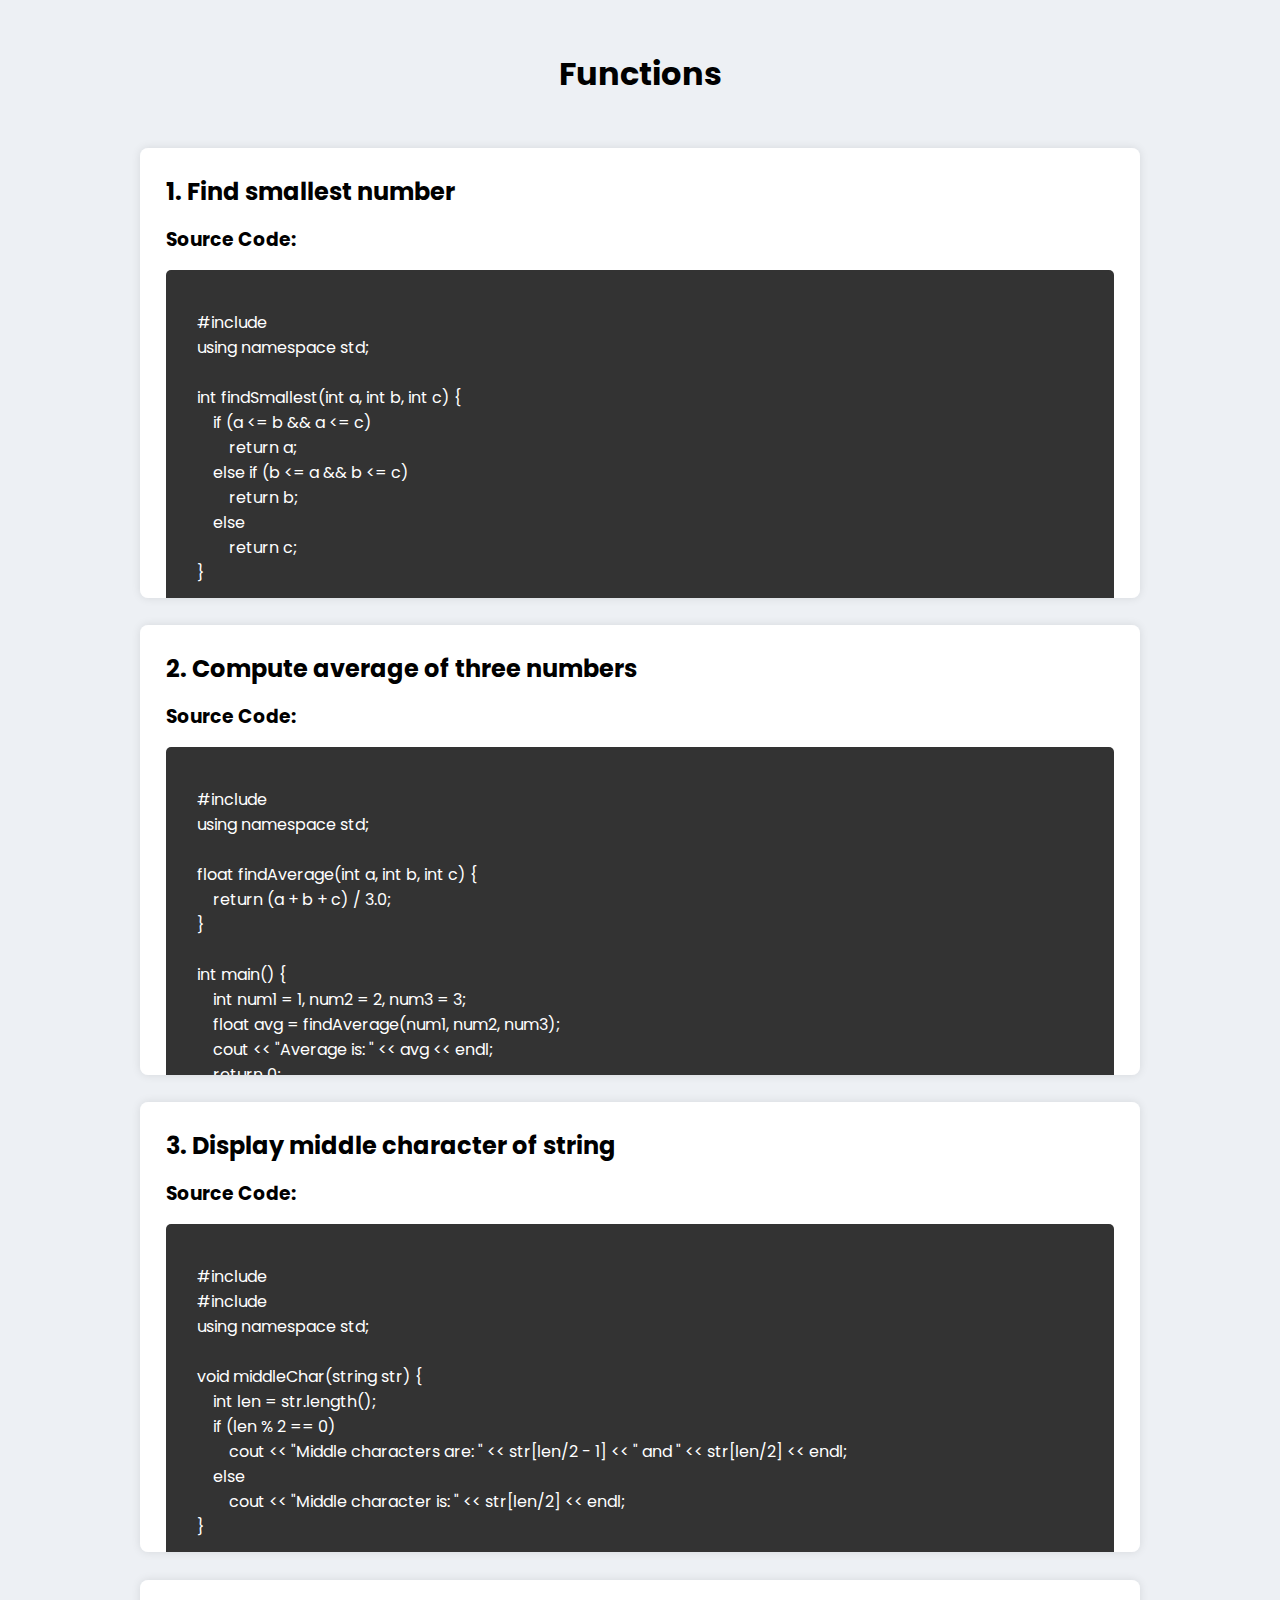
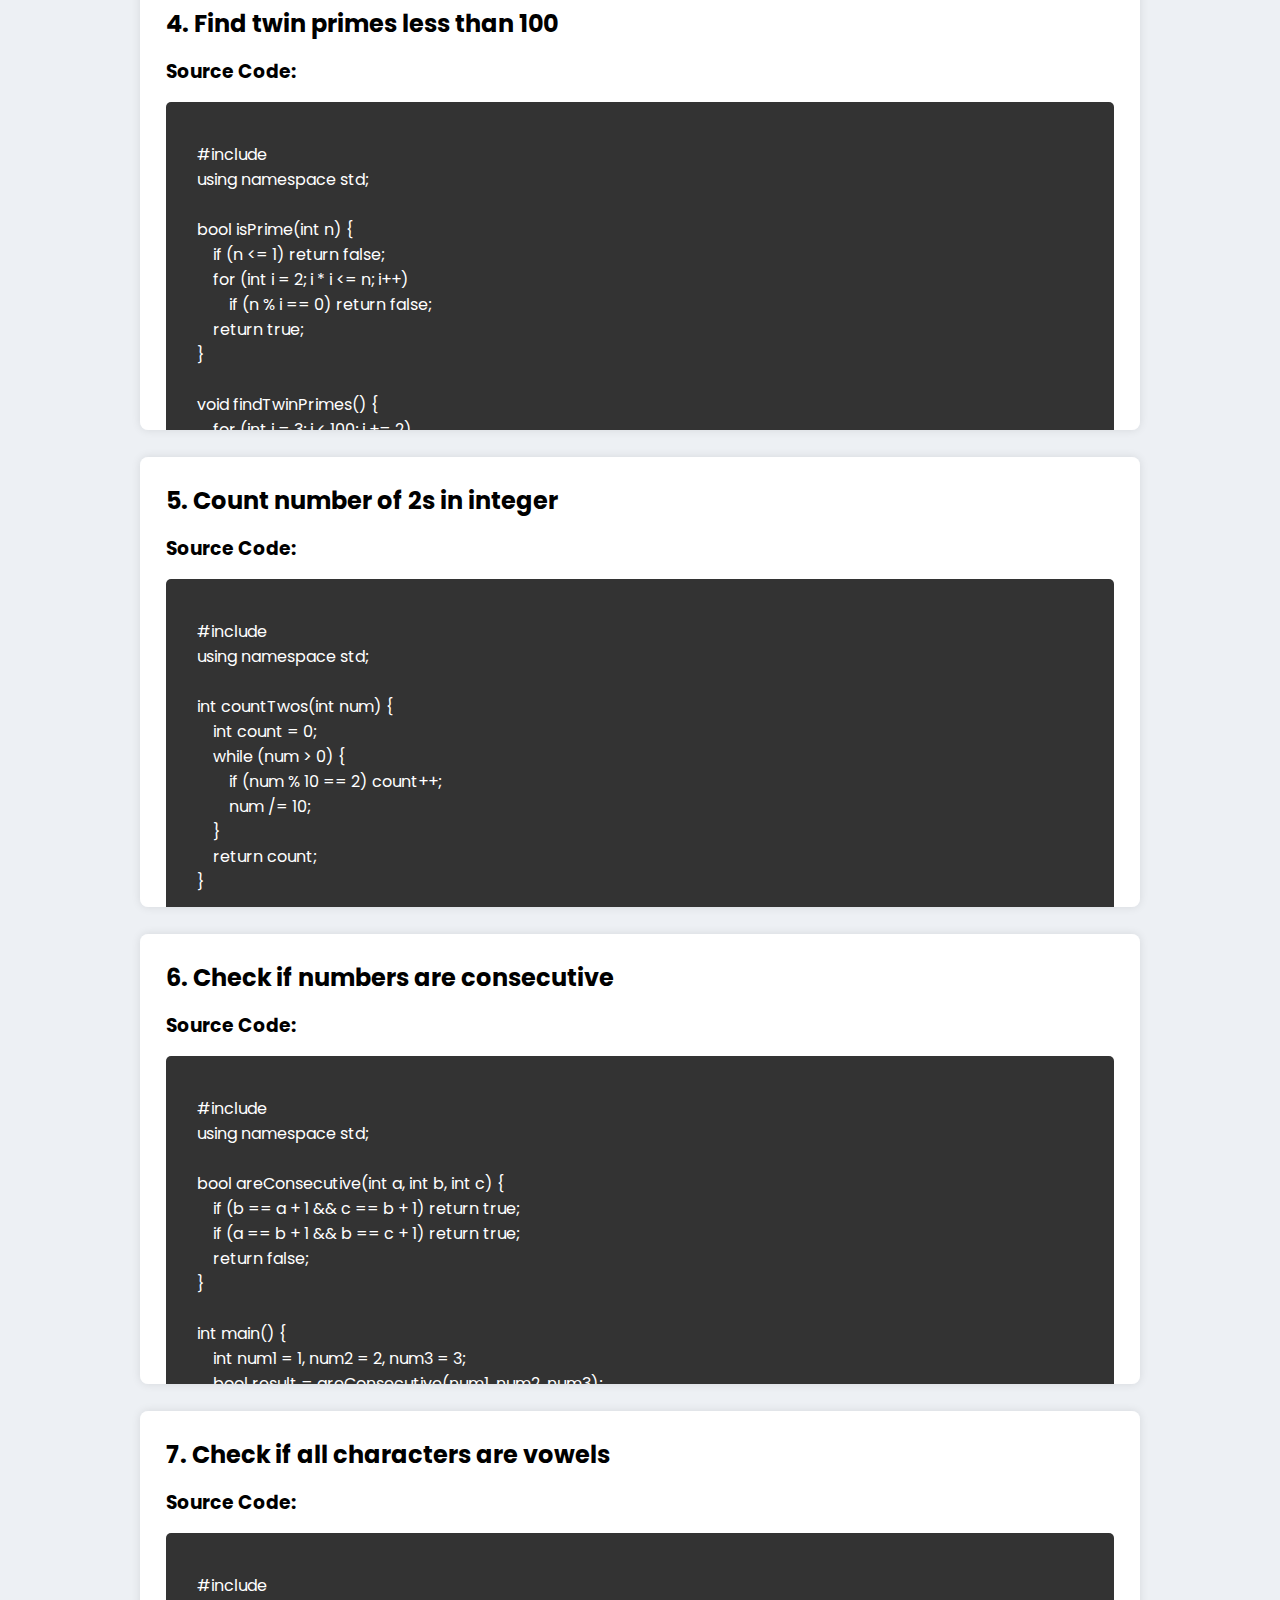
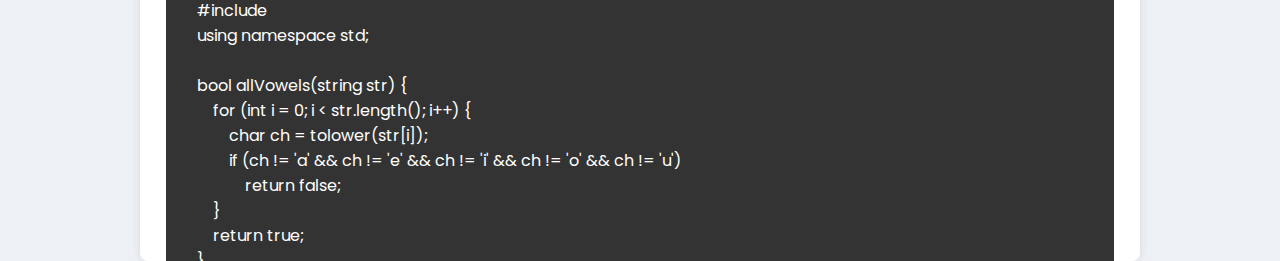
<file: functions.html>
<!DOCTYPE html>
<html lang="en">
<head>
    <meta charset="UTF-8">
    <meta name="viewport" content="width=device-width, initial-scale=1.0">
    <title>Functions-Practice</title>
    <link rel="stylesheet" href="programmes.css">
</head>
<body>
    <h1>Functions</h1>

    <div class="program">
        <h2>1. Find smallest number</h2>
        <h3>Source Code:</h3>
        <pre><code>
    #include <iostream>
    using namespace std;
    
    int findSmallest(int a, int b, int c) {
        if (a <= b && a <= c)
            return a;
        else if (b <= a && b <= c)
            return b;
        else
            return c;
    }
    
    int main() {
        int num1 = 4, num2 = 1, num3 = 7;
        int smallest = findSmallest(num1, num2, num3);
        cout << "Smallest number is: " << smallest << endl;
        return 0;
    }
        </code></pre>
        <h3>Output:</h3>
        <pre>
    Smallest number is: 1
        </pre>
    </div>
    
    <div class="program">
        <h2>2. Compute average of three numbers</h2>
        <h3>Source Code:</h3>
        <pre><code>
    #include <iostream>
    using namespace std;
    
    float findAverage(int a, int b, int c) {
        return (a + b + c) / 3.0;
    }
    
    int main() {
        int num1 = 1, num2 = 2, num3 = 3;
        float avg = findAverage(num1, num2, num3);
        cout << "Average is: " << avg << endl;
        return 0;
    }
        </code></pre>
        <h3>Output:</h3>
        <pre>
    Average is: 2
        </pre>
    </div>
    
    <div class="program">
        <h2>3. Display middle character of string</h2>
        <h3>Source Code:</h3>
        <pre><code>
    #include <iostream>
    #include <string>
    using namespace std;
    
    void middleChar(string str) {
        int len = str.length();
        if (len % 2 == 0)
            cout << "Middle characters are: " << str[len/2 - 1] << " and " << str[len/2] << endl;
        else
            cout << "Middle character is: " << str[len/2] << endl;
    }
    
    int main() {
        string str = "cat";
        middleChar(str);
        return 0;
    }
        </code></pre>
        <h3>Output:</h3>
        <pre>
    Middle character is: a
        </pre>
    </div>
    
    <div class="program">
        <h2>4. Find twin primes less than 100</h2>
        <h3>Source Code:</h3>
        <pre><code>
    #include <iostream>
    using namespace std;
    
    bool isPrime(int n) {
        if (n <= 1) return false;
        for (int i = 2; i * i <= n; i++)
            if (n % i == 0) return false;
        return true;
    }
    
    void findTwinPrimes() {
        for (int i = 3; i < 100; i += 2)
            if (isPrime(i) && isPrime(i + 2))
                cout << "(" << i << ", " << i + 2 << ")" << endl;
    }
    
    int main() {
        findTwinPrimes();
        return 0;
    }
        </code></pre>
        <h3>Output:</h3>
        <pre>
    (3, 5)
    (5, 7)
    (11, 13)
    (17, 19)
    (29, 31)
    (41, 43)
    (59, 61)
    (71, 73)
        </pre>
    </div>
    
    <div class="program">
        <h2>5. Count number of 2s in integer</h2>
        <h3>Source Code:</h3>
        <pre><code>
    #include <iostream>
    using namespace std;
    
    int countTwos(int num) {
        int count = 0;
        while (num > 0) {
            if (num % 10 == 2) count++;
            num /= 10;
        }
        return count;
    }
    
    int main() {
        int num = 122;
        int result = countTwos(num);
        cout << "Number of 2s: " << result << endl;
        return 0;
    }
        </code></pre>
        <h3>Output:</h3>
        <pre>
    Number of 2s: 2
        </pre>
    </div>
    
    <div class="program">
        <h2>6. Check if numbers are consecutive</h2>
        <h3>Source Code:</h3>
        <pre><code>
    #include <iostream>
    using namespace std;
    
    bool areConsecutive(int a, int b, int c) {
        if (b == a + 1 && c == b + 1) return true;
        if (a == b + 1 && b == c + 1) return true;
        return false;
    }
    
    int main() {
        int num1 = 1, num2 = 2, num3 = 3;
        bool result = areConsecutive(num1, num2, num3);
        cout << "Are consecutive: " << (result ? "true" : "false") << endl;
        return 0;
    }
        </code></pre>
        <h3>Output:</h3>
        <pre>
    Are consecutive: true
        </pre>
    </div>
    
    <div class="program">
        <h2>7. Check if all characters are vowels</h2>
        <h3>Source Code:</h3>
        <pre><code>
    #include <iostream>
    #include <string>
    using namespace std;
    
    bool allVowels(string str) {
        for (int i = 0; i < str.length(); i++) {
            char ch = tolower(str[i]);
            if (ch != 'a' && ch != 'e' && ch != 'i' && ch != 'o' && ch != 'u')
                return false;
        }
        return true;
    }
    
    int main() {
        string str = "aei";
        bool result = allVowels(str);
        cout << "All vowels: " << (result ? "true" : "false") << endl;
        return 0;
    }
        </code></pre>
        <h3>Output:</h3>
        <pre>
    All vowels: true
        </pre>
    </div>
</body>
</html>
</file>
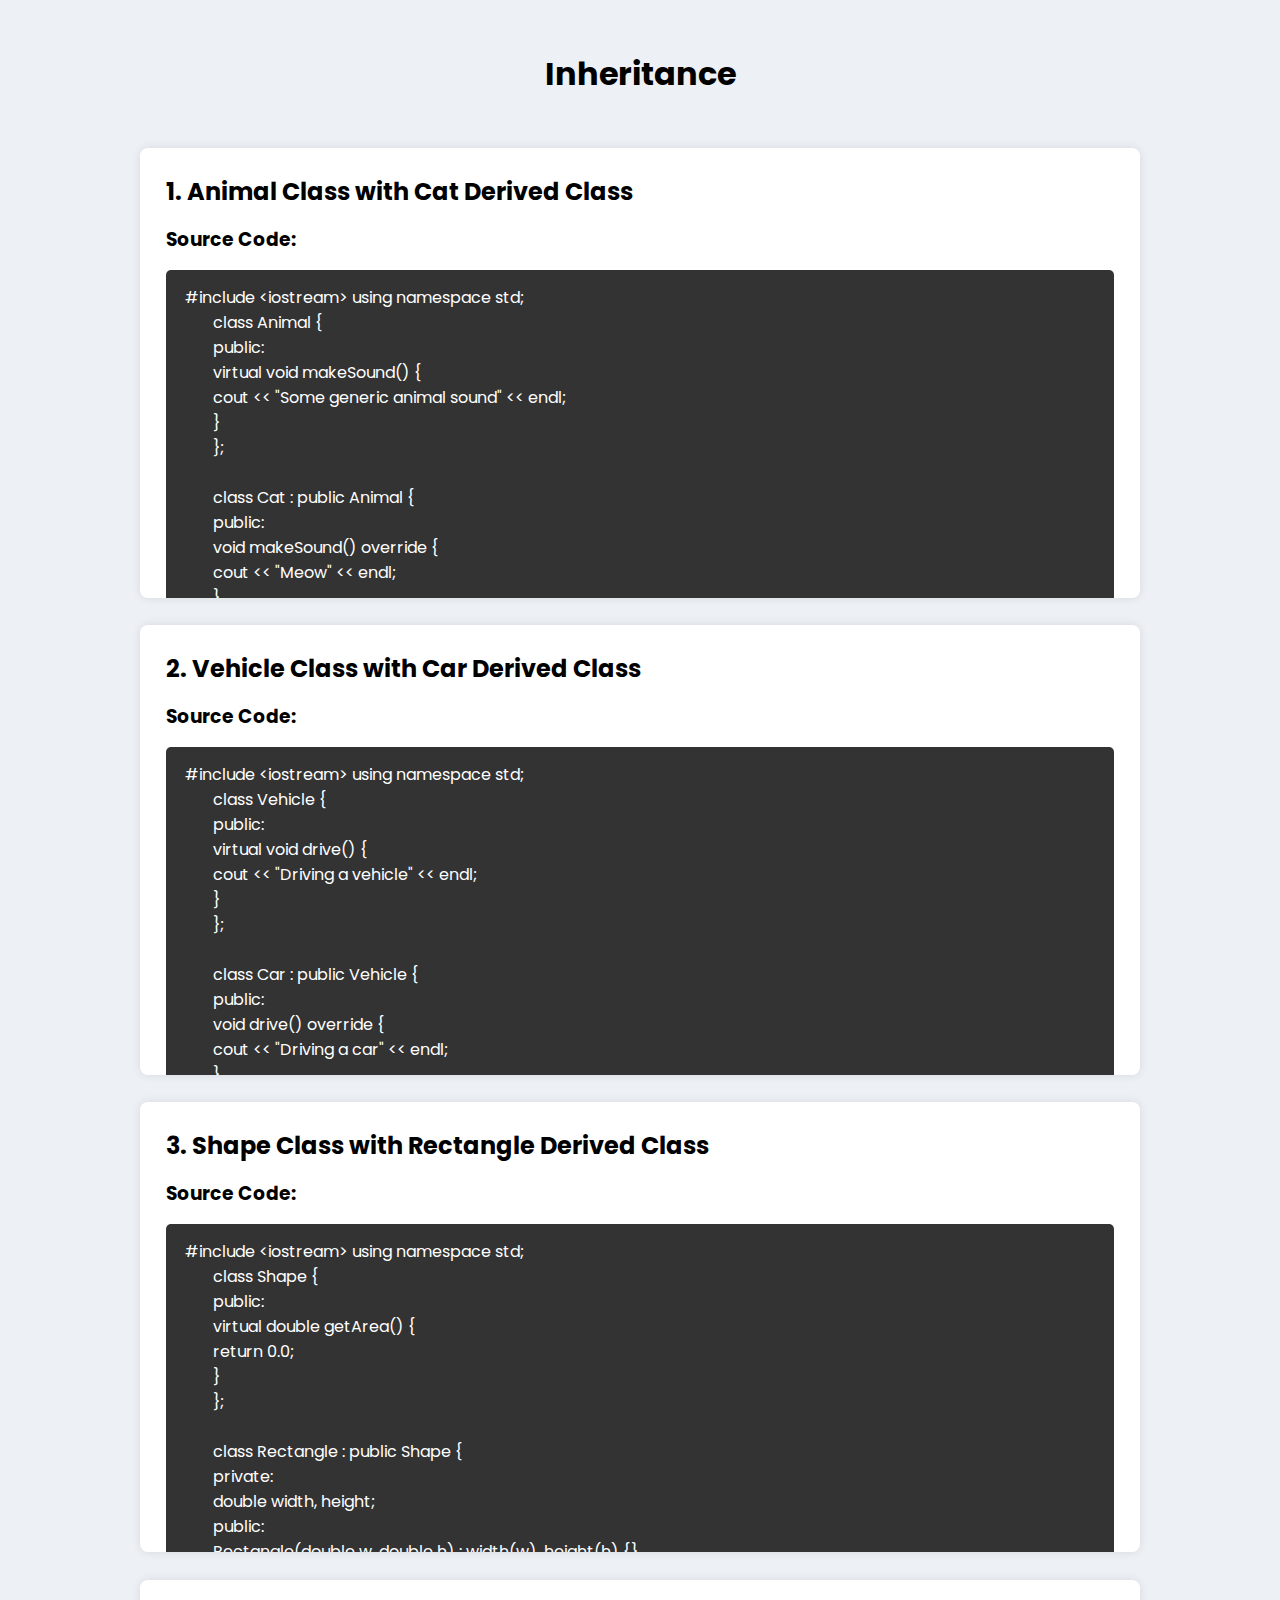
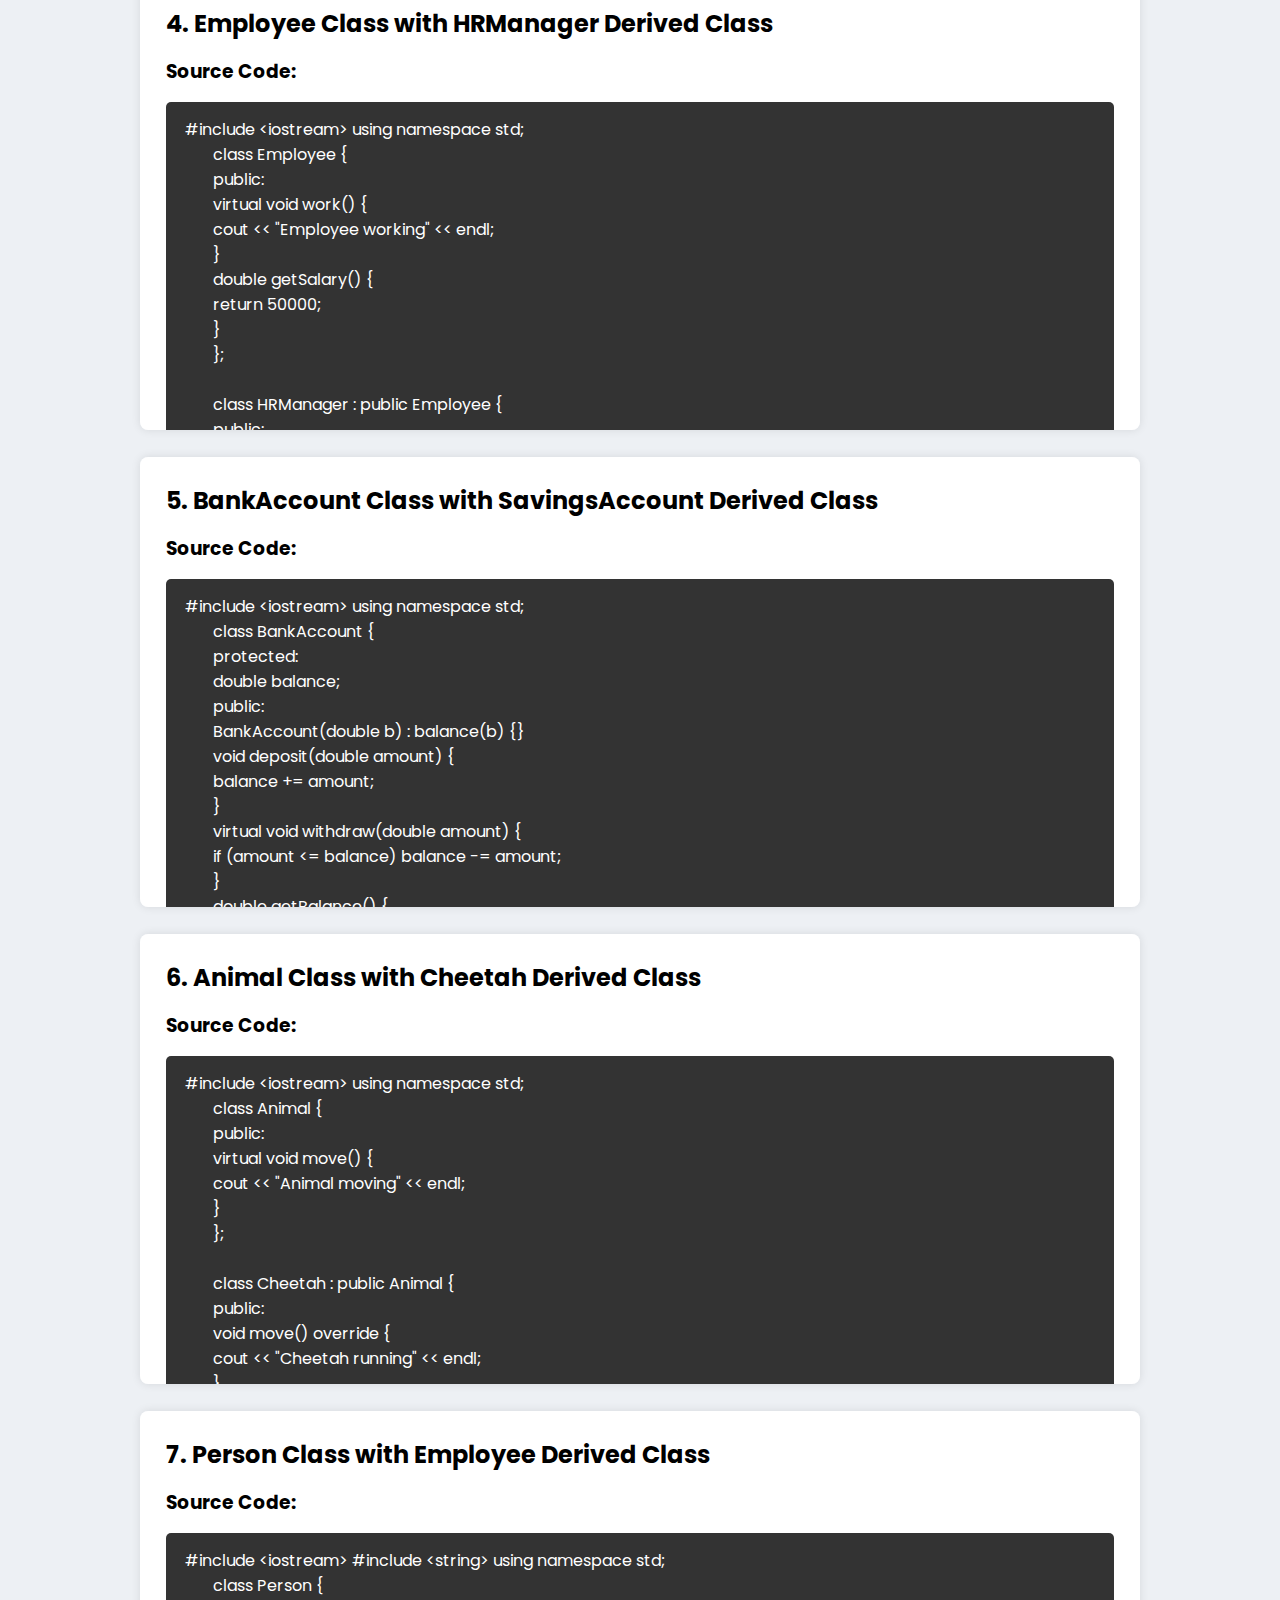
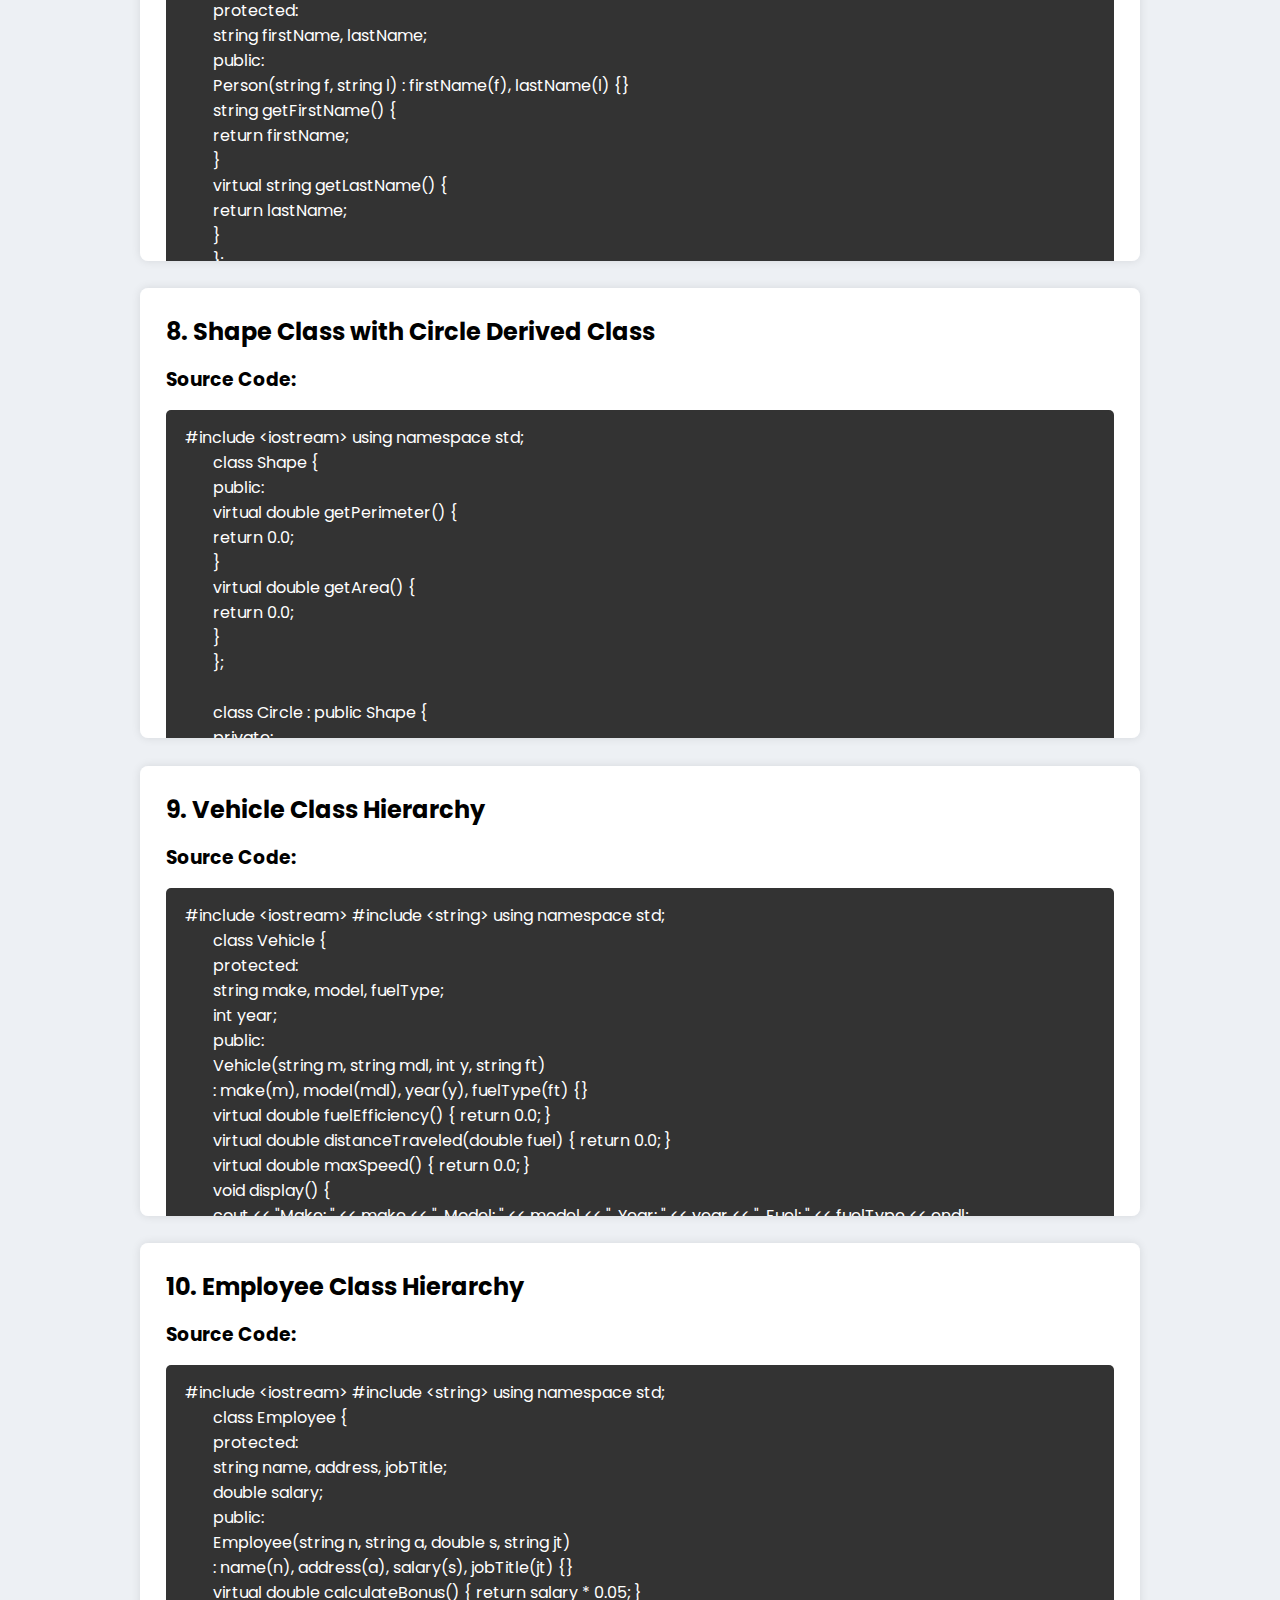
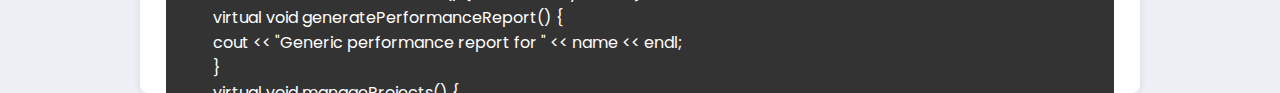
<file: inheritance.html>
<!DOCTYPE html>
<html lang="en">
  <head>
    <meta charset="UTF-8" />
    <meta name="viewport" content="width=device-width, initial-scale=1.0" />
    <title>Inheritance</title>
    <link rel="stylesheet" href="programmes.css" />
  </head>
  <body>
    <h1>Inheritance</h1>

    <div class="program">
      <h2>1. Animal Class with Cat Derived Class</h2>
      <h3>Source Code:</h3>
      <pre><code> #include &lt;iostream&gt; using namespace std;
        class Animal {
        public:
        virtual void makeSound() {
        cout << "Some generic animal sound" << endl;
        }
        };
        
        class Cat : public Animal {
        public:
        void makeSound() override {
        cout << "Meow" << endl;
        }
        };
        
        int main() {
        Cat animal;
        animal.makeSound();
        return 0;
        }
        </code></pre>

      <h3>Output:</h3>
      <pre> Meow </pre>
    </div>
    <div class="program">
      <h2>2. Vehicle Class with Car Derived Class</h2>
      <h3>Source Code:</h3>
      <pre><code> #include &lt;iostream&gt; using namespace std;
        class Vehicle {
        public:
        virtual void drive() {
        cout << "Driving a vehicle" << endl;
        }
        };
        
        class Car : public Vehicle {
        public:
        void drive() override {
        cout << "Driving a car" << endl;
        }
        };
        
        int main() {
        Car vehicle;
        vehicle.drive();
        return 0;
        }
        </code></pre>

      <h3>Output:</h3>
      <pre> Driving a car </pre>
    </div>
    <div class="program">
      <h2>3. Shape Class with Rectangle Derived Class</h2>
      <h3>Source Code:</h3>
      <pre><code> #include &lt;iostream&gt; using namespace std;
        class Shape {
        public:
        virtual double getArea() {
        return 0.0;
        }
        };
        
        class Rectangle : public Shape {
        private:
        double width, height;
        public:
        Rectangle(double w, double h) : width(w), height(h) {}
        double getArea() override {
        return width * height;
        }
        };
        
        int main() {
        Rectangle shape(5, 3);
        cout << "Area: " << shape.getArea() << endl;
        return 0;
        }
        </code></pre>

      <h3>Output:</h3>
      <pre> Area: 15 </pre>
    </div>
    <div class="program">
      <h2>4. Employee Class with HRManager Derived Class</h2>
      <h3>Source Code:</h3>
      <pre><code> #include &lt;iostream&gt; using namespace std;
        class Employee {
        public:
        virtual void work() {
        cout << "Employee working" << endl;
        }
        double getSalary() {
        return 50000;
        }
        };
        
        class HRManager : public Employee {
        public:
        void work() override {
        cout << "HR Manager managing HR tasks" << endl;
        }
        void addEmployee() {
        cout << "Adding a new employee" << endl;
        }
        };
        
        int main() {
        HRManager hr;
        hr.work();
        cout << "Salary: " << hr.getSalary() << endl;
        hr.addEmployee();
        return 0;
        }
        </code></pre>

      <h3>Output:</h3>
      <pre>
 HR Manager managing HR tasks Salary: 50000 Adding a new employee </pre
      >
    </div>
    <div class="program">
      <h2>5. BankAccount Class with SavingsAccount Derived Class</h2>
      <h3>Source Code:</h3>
      <pre><code> #include &lt;iostream&gt; using namespace std;
        class BankAccount {
        protected:
        double balance;
        public:
        BankAccount(double b) : balance(b) {}
        void deposit(double amount) {
        balance += amount;
        }
        virtual void withdraw(double amount) {
        if (amount <= balance) balance -= amount;
        }
        double getBalance() {
        return balance;
        }
        };
        
        class SavingsAccount : public BankAccount {
        public:
        SavingsAccount(double b) : BankAccount(b) {}
        void withdraw(double amount) override {
        if (balance - amount >= 100) {
        balance -= amount;
        cout << "Withdrawal successful" << endl;
        } else {
        cout << "Cannot withdraw, balance would fall below 100" << endl;
        }
        }
        };
        
        int main() {
        SavingsAccount acc(200);
        acc.withdraw(50);
        cout << "Balance: " << acc.getBalance() << endl;
        acc.withdraw(150);
        cout << "Balance: " << acc.getBalance() << endl;
        return 0;
        }
        </code></pre>

      <h3>Output:</h3>
      <pre>
 Withdrawal successful Balance: 150 Cannot withdraw, balance would fall below 100 Balance: 150 </pre
      >
    </div>
    <div class="program">
      <h2>6. Animal Class with Cheetah Derived Class</h2>
      <h3>Source Code:</h3>
      <pre><code> #include &lt;iostream&gt; using namespace std;
        class Animal {
        public:
        virtual void move() {
        cout << "Animal moving" << endl;
        }
        };
        
        class Cheetah : public Animal {
        public:
        void move() override {
        cout << "Cheetah running" << endl;
        }
        };
        
        int main() {
        Cheetah animal;
        animal.move();
        return 0;
        }
        </code></pre>

      <h3>Output:</h3>
      <pre> Cheetah running </pre>
    </div>
    <div class="program">
      <h2>7. Person Class with Employee Derived Class</h2>
      <h3>Source Code:</h3>
      <pre><code> #include &lt;iostream&gt; #include &lt;string&gt; using namespace std;
        class Person {
        protected:
        string firstName, lastName;
        public:
        Person(string f, string l) : firstName(f), lastName(l) {}
        string getFirstName() {
        return firstName;
        }
        virtual string getLastName() {
        return lastName;
        }
        };
        
        class Employee : public Person {
        private:
        string employeeId, jobTitle;
        public:
        Employee(string f, string l, string id, string title)
        : Person(f, l), employeeId(id), jobTitle(title) {}
        string getLastName() override {
        return lastName + " (" + jobTitle + ")";
        }
        string getEmployeeId() {
        return employeeId;
        }
        };
        
        int main() {
        Employee emp("John", "Doe", "E123", "Developer");
        cout << "First Name: " << emp.getFirstName() << endl;
        cout << "Last Name: " << emp.getLastName() << endl;
        cout << "Employee ID: " << emp.getEmployeeId() << endl;
        return 0;
        }
        </code></pre>

      <h3>Output:</h3>
      <pre> First Name: John Last Name: Doe (Developer) Employee ID: E123 </pre>
    </div>
    <div class="program">
      <h2>8. Shape Class with Circle Derived Class</h2>
      <h3>Source Code:</h3>
      <pre><code> #include &lt;iostream&gt; using namespace std;
        class Shape {
        public:
        virtual double getPerimeter() {
        return 0.0;
        }
        virtual double getArea() {
        return 0.0;
        }
        };
        
        class Circle : public Shape {
        private:
        double radius;
        public:
        Circle(double r) : radius(r) {}
        double getPerimeter() override {
        return 2 * 3.14159 * radius;
        }
        double getArea() override {
        return 3.14159 * radius * radius;
        }
        };
        
        int main() {
        Circle shape(5);
        cout << "Perimeter: " << shape.getPerimeter() << endl;
        cout << "Area: " << shape.getArea() << endl;
        return 0;
        }
        </code></pre>

      <h3>Output:</h3>
      <pre> Perimeter: 31.4159 Area: 78.5397 </pre>
    </div>
    <div class="program">
      <h2>9. Vehicle Class Hierarchy</h2>
      <h3>Source Code:</h3>
      <pre><code> #include &lt;iostream&gt; #include &lt;string&gt; using namespace std;
        class Vehicle {
        protected:
        string make, model, fuelType;
        int year;
        public:
        Vehicle(string m, string mdl, int y, string ft)
        : make(m), model(mdl), year(y), fuelType(ft) {}
        virtual double fuelEfficiency() { return 0.0; }
        virtual double distanceTraveled(double fuel) { return 0.0; }
        virtual double maxSpeed() { return 0.0; }
        void display() {
        cout << "Make: " << make << ", Model: " << model << ", Year: " << year << ", Fuel: " << fuelType << endl;
        }
        };
        
        class Truck : public Vehicle {
        public:
        Truck(string m, string mdl, int y, string ft) : Vehicle(m, mdl, y, ft) {}
        double fuelEfficiency() override { return 10.5; }
        double distanceTraveled(double fuel) override { return fuel * fuelEfficiency(); }
        double maxSpeed() override { return 80.0; }
        };
        
        class Car : public Vehicle {
        public:
        Car(string m, string mdl, int y, string ft) : Vehicle(m, mdl, y, ft) {}
        double fuelEfficiency() override { return 25.0; }
        double distanceTraveled(double fuel) override { return fuel * fuelEfficiency(); }
        double maxSpeed() override { return 120.0; }
        };
        
        class Motorcycle : public Vehicle {
        public:
        Motorcycle(string m, string mdl, int y, string ft) : Vehicle(m, mdl, y, ft) {}
        double fuelEfficiency() override { return 40.0; }
        double distanceTraveled(double fuel) override { return fuel * fuelEfficiency(); }
        double maxSpeed() override { return 150.0; }
        };
        
        int main() {
        Truck truck("Ford", "F150", 2020, "Diesel");
        Car car("Toyota", "Camry", 2021, "Gasoline");
        Motorcycle bike("Honda", "CBR", 2022, "Gasoline");
        
        truck.display();
        cout << "Fuel Efficiency: " << truck.fuelEfficiency() << " mpg" << endl;
        cout << "Distance (10 gal): " << truck.distanceTraveled(10) << " miles" << endl;
        cout << "Max Speed: " << truck.maxSpeed() << " mph" << endl;
        
        car.display();
        cout << "Fuel Efficiency: " << car.fuelEfficiency() << " mpg" << endl;
        cout << "Distance (10 gal): " << car.distanceTraveled(10) << " miles" << endl;
        cout << "Max Speed: " << car.maxSpeed() << " mph" << endl;
        
        bike.display();
        cout << "Fuel Efficiency: " << bike.fuelEfficiency() << " mpg" << endl;
        cout << "Distance (10 gal): " << bike.distanceTraveled(10) << " miles" << endl;
        cout << "Max Speed: " << bike.maxSpeed() << " mph" << endl;
        
        return 0;
        }
        </code></pre>

      <h3>Output:</h3>
      <pre>
 Make: Ford, Model: F150, Year: 2020, Fuel: Diesel Fuel Efficiency: 10.5 mpg Distance (10 gal): 105 miles Max Speed: 80 mph Make: Toyota, Model: Camry, Year: 2021, Fuel: Gasoline Fuel Efficiency: 25 mpg Distance (10 gal): 250 miles Max Speed: 120 mph Make: Honda, Model: CBR, Year: 2022, Fuel: Gasoline Fuel Efficiency: 40 mpg Distance (10 gal): 400 miles Max Speed: 150 mph </pre
      >
    </div>
    <div class="program">
      <h2>10. Employee Class Hierarchy</h2>
      <h3>Source Code:</h3>
      <pre><code> #include &lt;iostream&gt; #include &lt;string&gt; using namespace std;
        class Employee {
        protected:
        string name, address, jobTitle;
        double salary;
        public:
        Employee(string n, string a, double s, string jt)
        : name(n), address(a), salary(s), jobTitle(jt) {}
        virtual double calculateBonus() { return salary * 0.05; }
        virtual void generatePerformanceReport() {
        cout << "Generic performance report for " << name << endl;
        }
        virtual void manageProjects() {
        cout << name << " is managing generic projects" << endl;
        }
        void display() {
        cout << "Name: " << name << ", Address: " << address << ", Salary: " << salary
        << ", Job Title: " << jobTitle << endl;
        }
        };
        
        class Manager : public Employee {
        public:
        Manager(string n, string a, double s, string jt) : Employee(n, a, s, jt) {}
        double calculateBonus() override { return salary * 0.15; }
        void generatePerformanceReport() override {
        cout << "Manager performance report for " << name << endl;
        }
        void manageProjects() override {
        cout << name << " is managing team projects" << endl;
        }
        };
        
        class Developer : public Employee {
        public:
        Developer(string n, string a, double s, string jt) : Employee(n, a, s, jt) {}
        double calculateBonus() override { return salary * 0.10; }
        void generatePerformanceReport() override {
        cout << "Developer performance report for " << name << endl;
        }
        void manageProjects() override {
        cout << name << " is managing development projects" << endl;
        }
        };
        
        class Programmer : public Employee {
        public:
        Programmer(string n, string a, double s, string jt) : Employee(n, a, s, jt) {}
        double calculateBonus() override { return salary * 0.08; }
        void generatePerformanceReport() override {
        cout << "Programmer performance report for " << name << endl;
        }
        void manageProjects() override {
        cout << name << " is managing coding projects" << endl;
        }
        };
        
        int main() {
        Manager mgr("Alice", "123 St", 80000, "Manager");
        Developer dev("Bob", "456 St", 60000, "Developer");
        Programmer prog("Charlie", "789 St", 50000, "Programmer");
        
        mgr.display();
        cout << "Bonus: " << mgr.calculateBonus() << endl;
        mgr.generatePerformanceReport();
        mgr.manageProjects();
        
        dev.display();
        cout << "Bonus: " << dev.calculateBonus() << endl;
        dev.generatePerformanceReport();
        dev.manageProjects();
        
        prog.display();
        cout << "Bonus: " << prog.calculateBonus() << endl;
        prog.generatePerformanceReport();
        prog.manageProjects();
        
        return 0;
        }
        </code></pre>

      <h3>Output:</h3>
      <pre>
 Name: Alice, Address: 123 St, Salary: 80000, Job Title: Manager Bonus: 12000 Manager performance report for Alice Alice is managing team projects Name: Bob, Address: 456 St, Salary: 60000, Job Title: Developer Bonus: 6000 Developer performance report for Bob Bob is managing development projects Name: Charlie, Address: 789 St, Salary: 50000, Job Title: Programmer Bonus: 4000 Programmer performance report for Charlie Charlie is managing coding projects </pre
      >
    </div>
  </body>
</html>
</file>
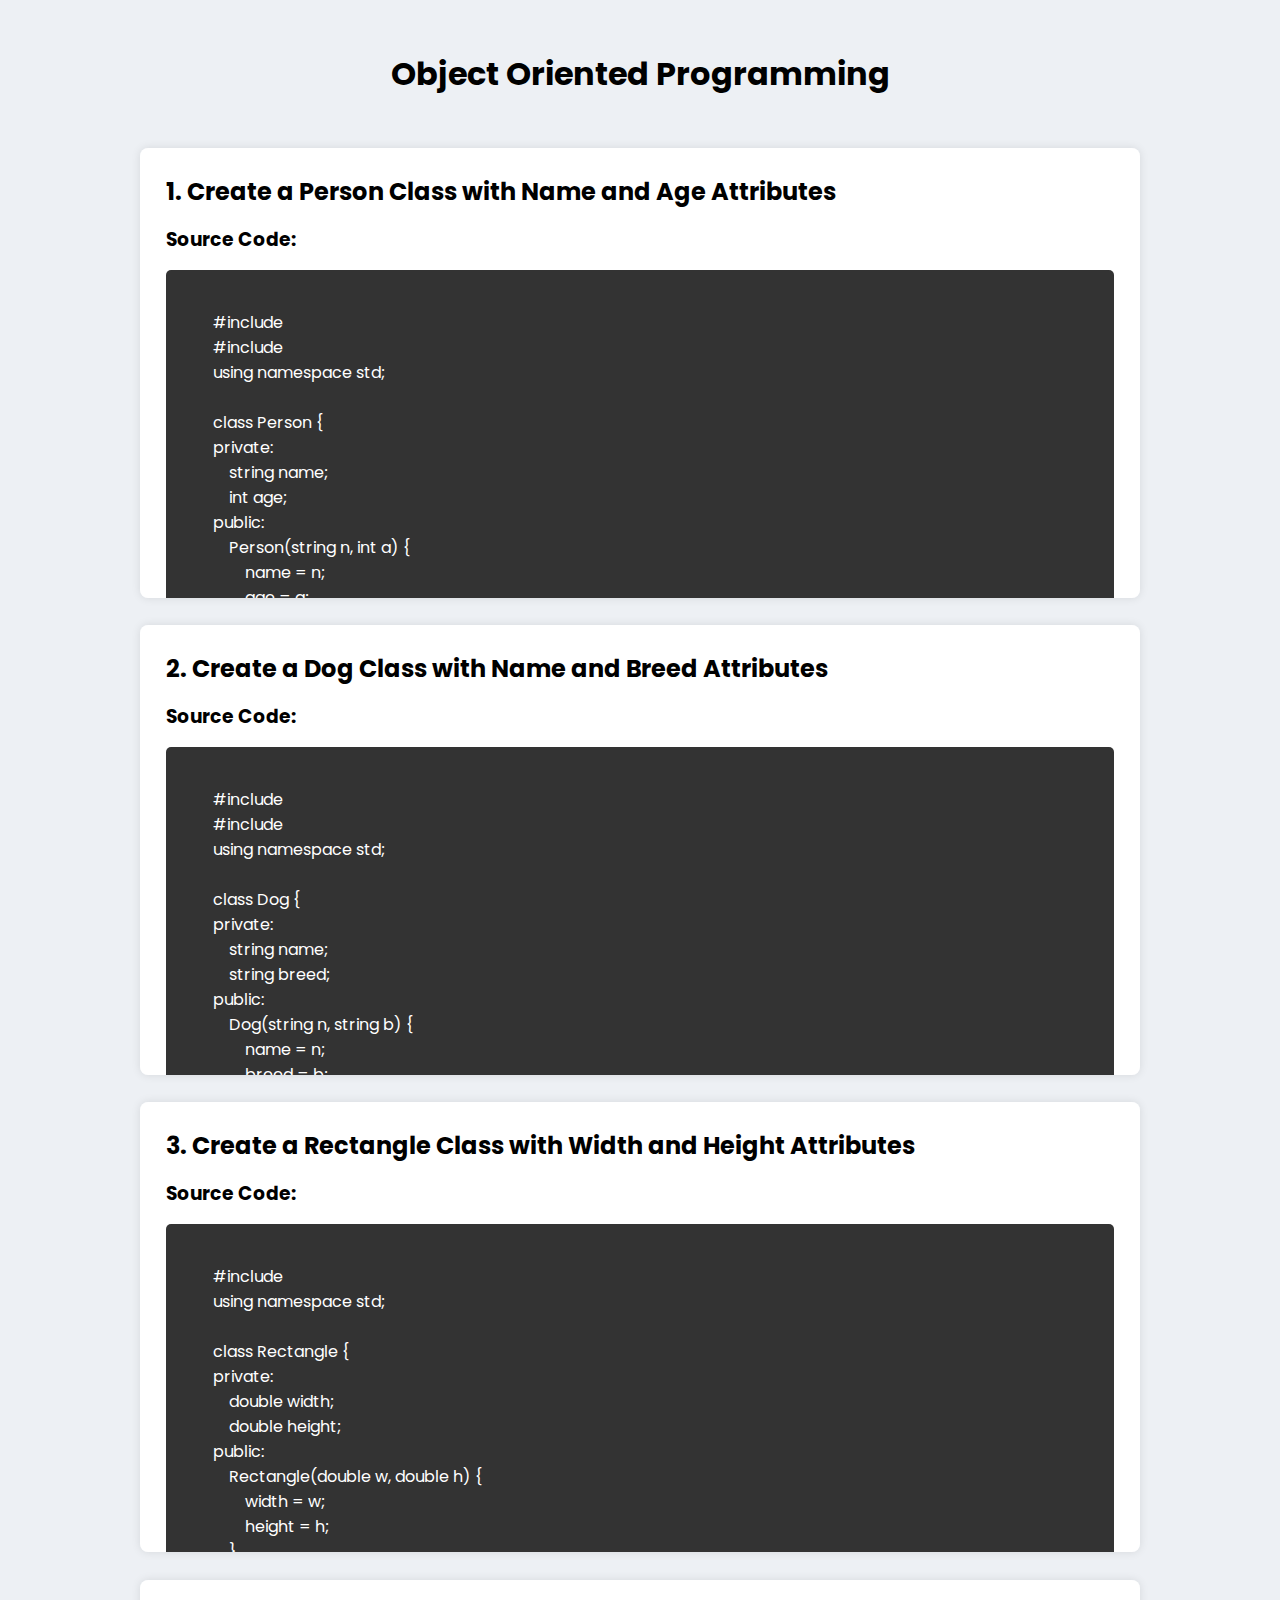
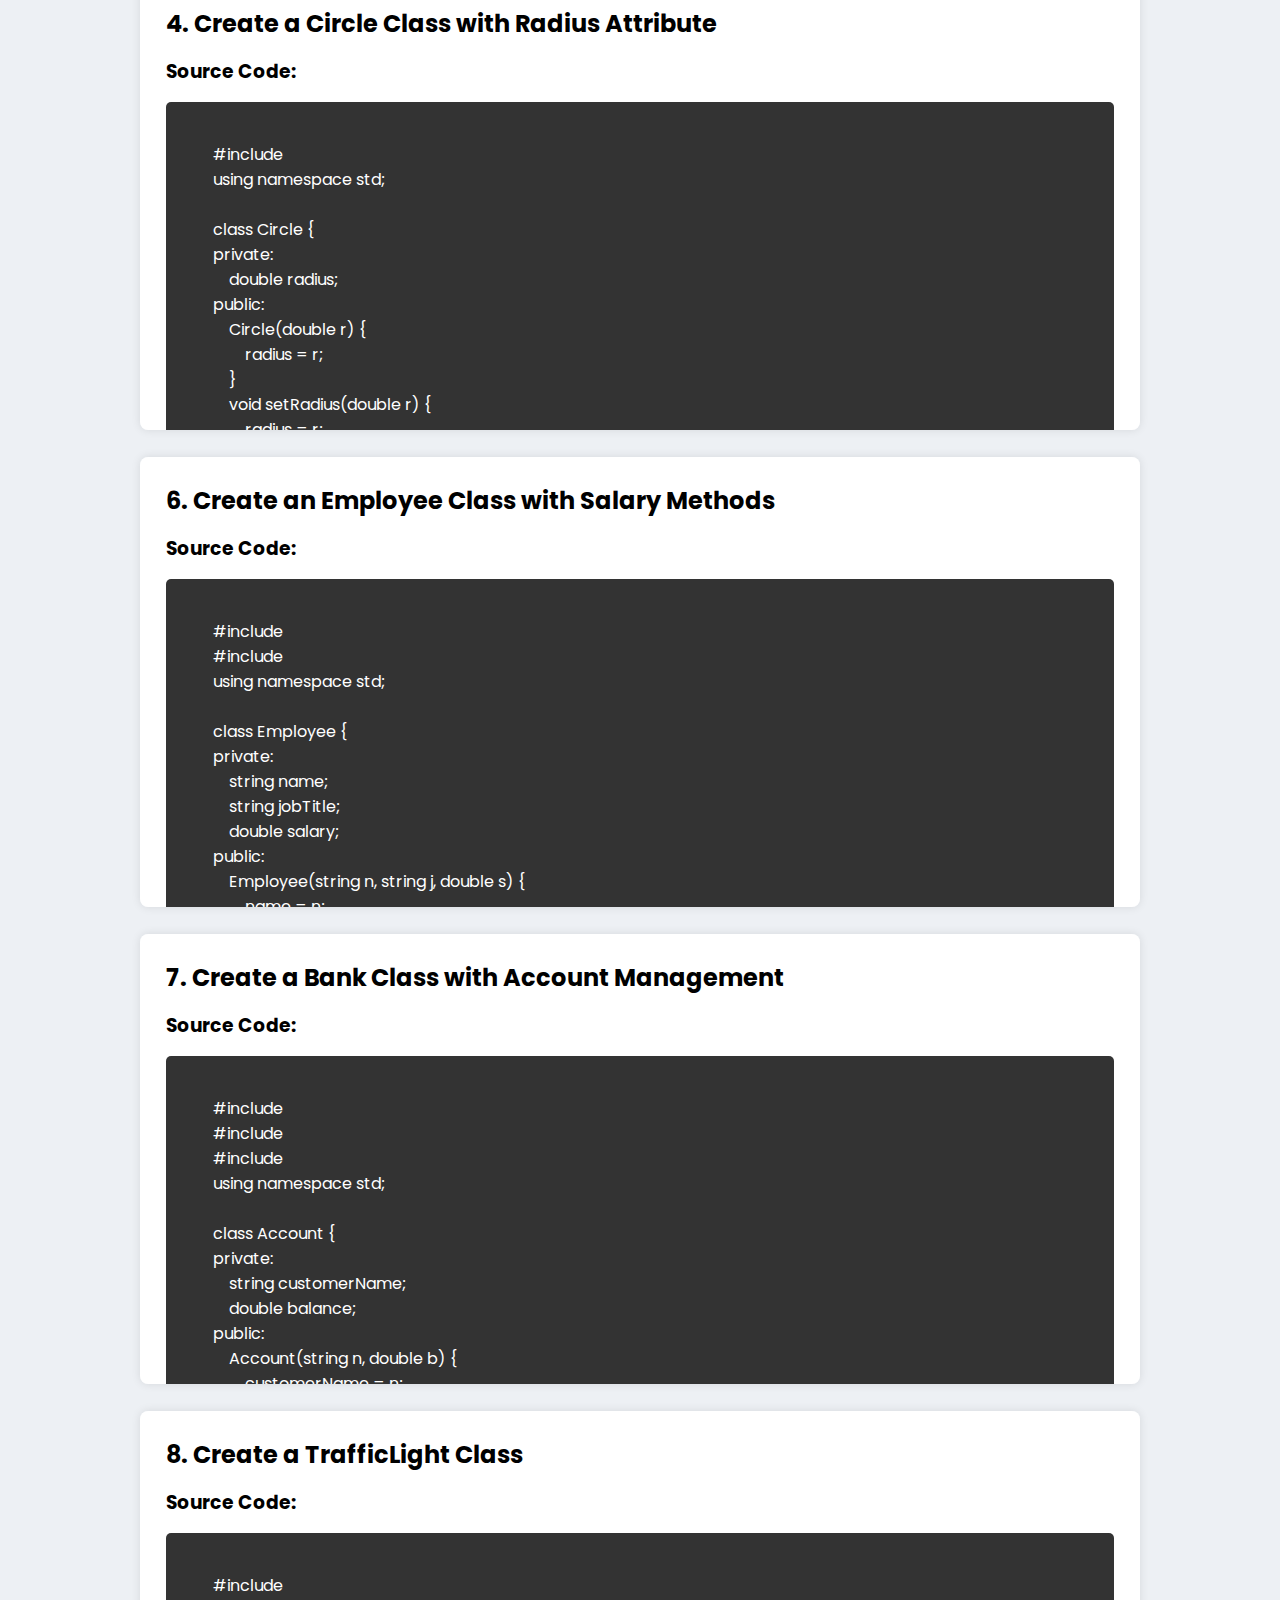
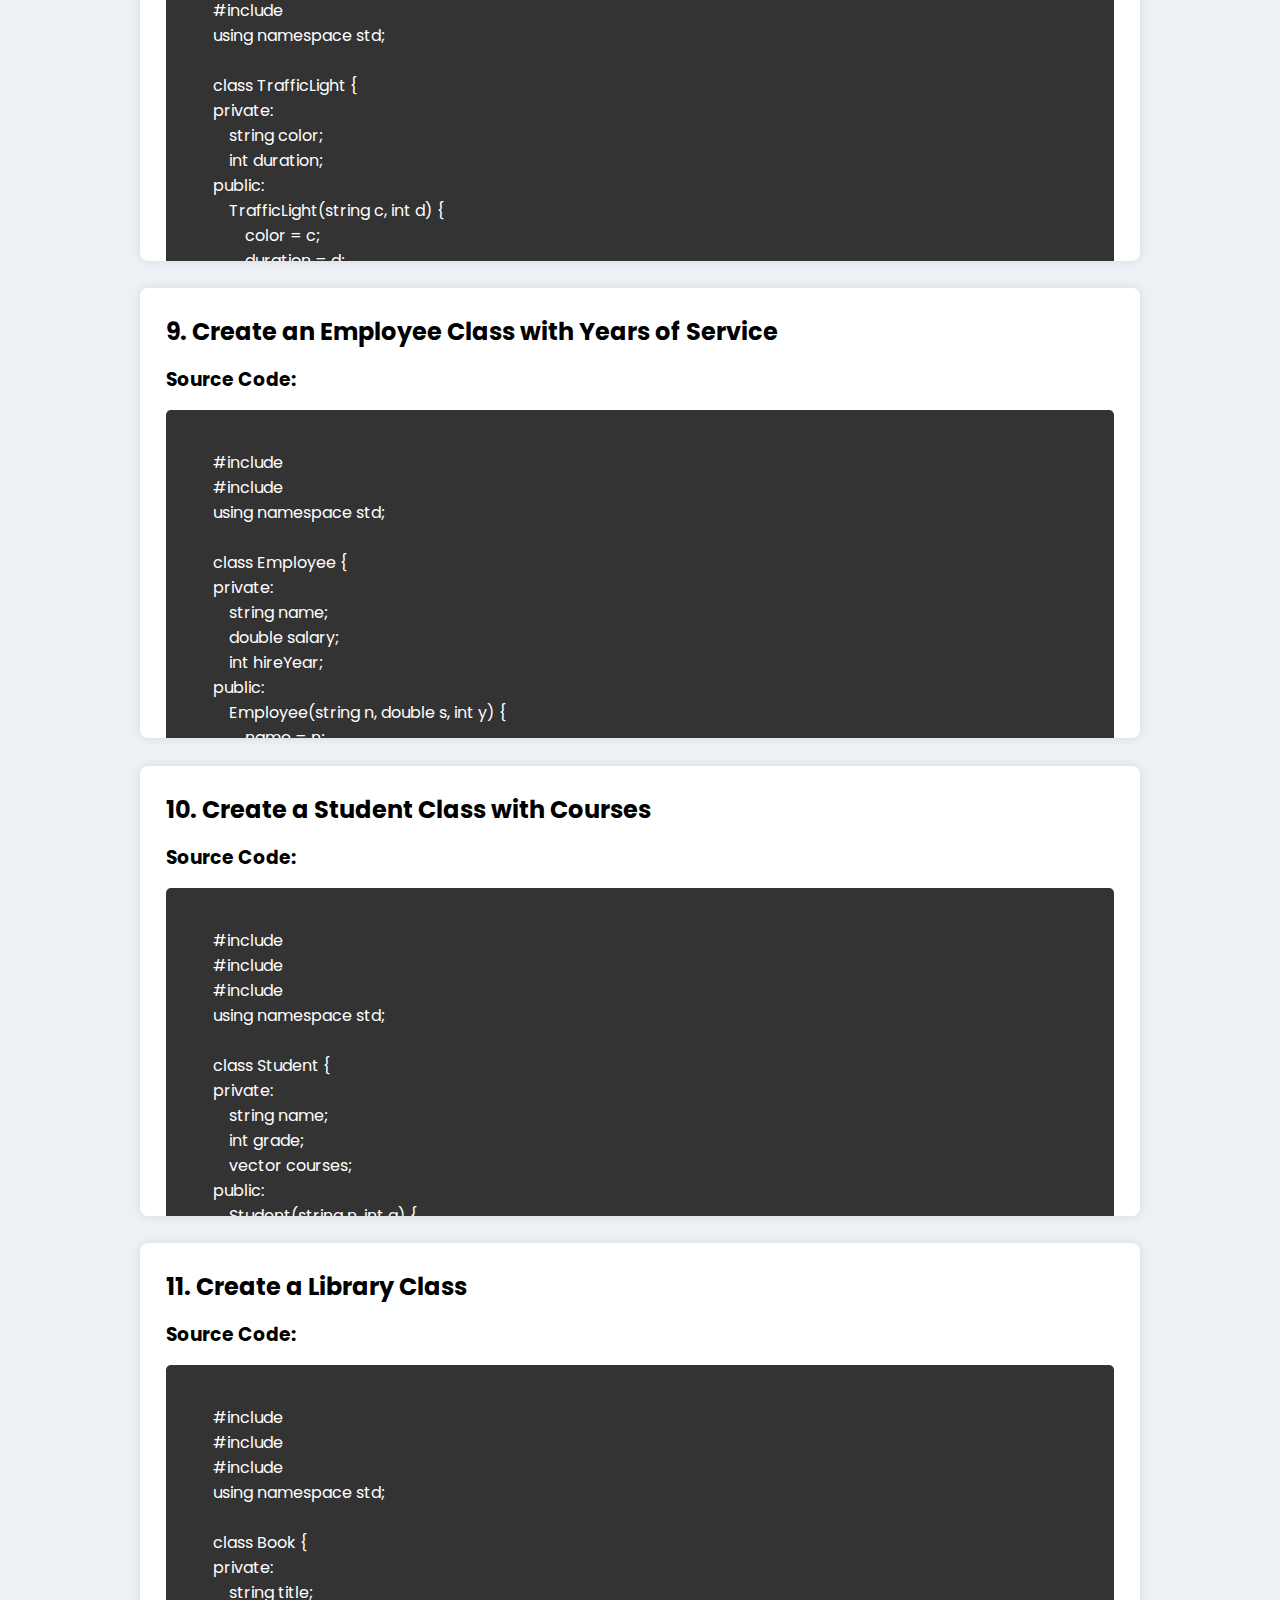
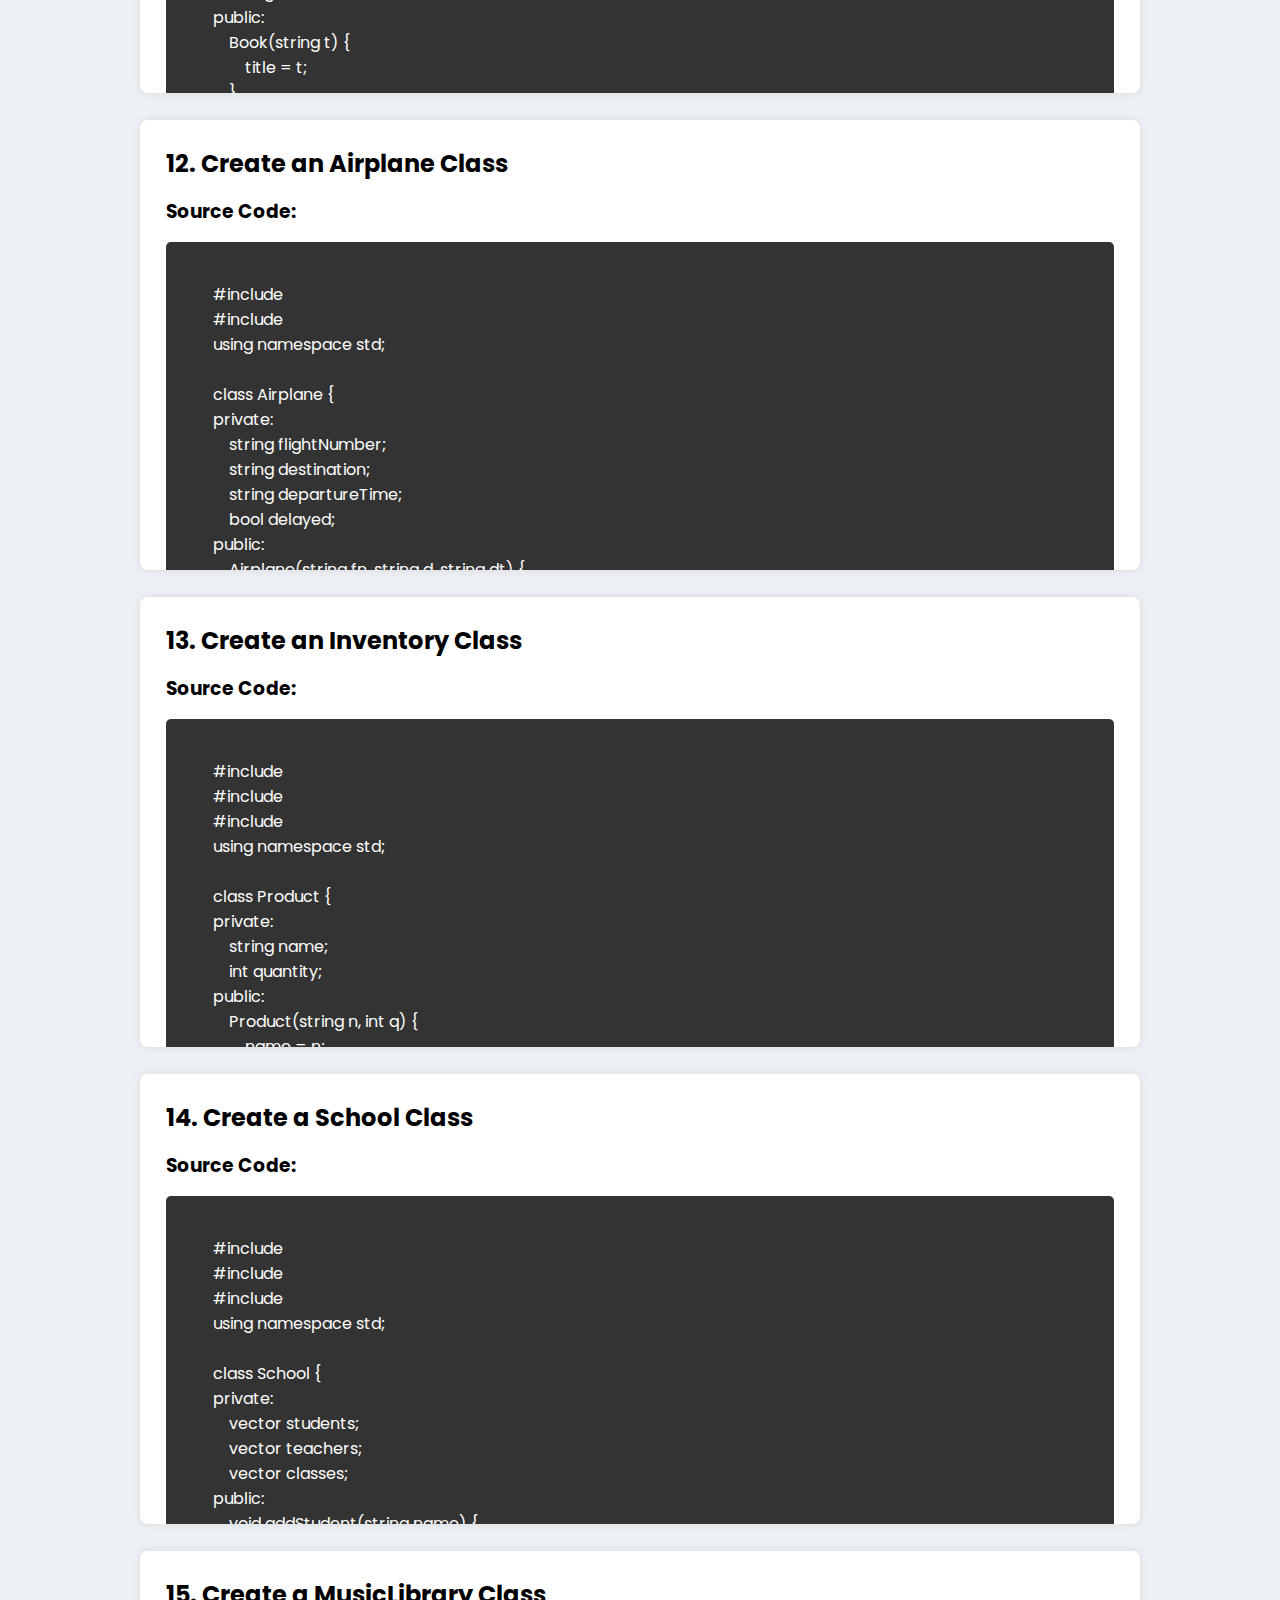
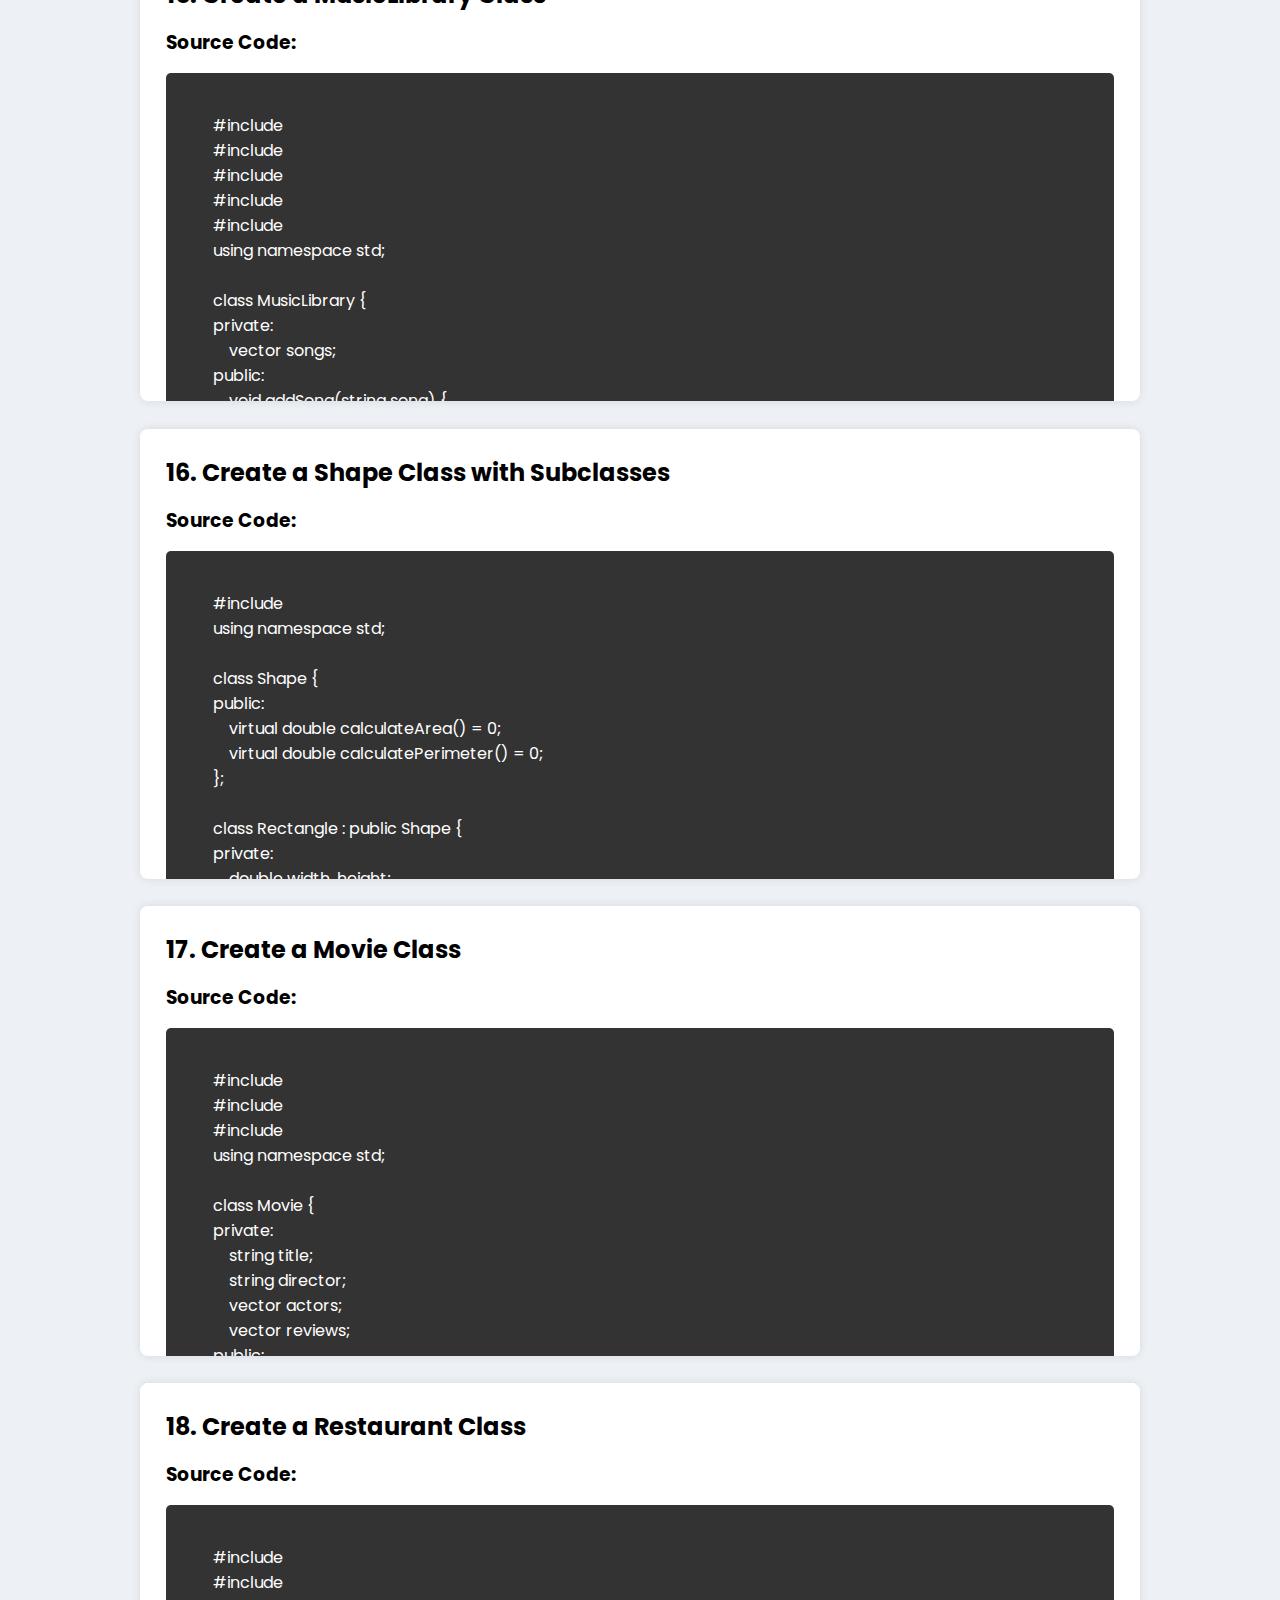
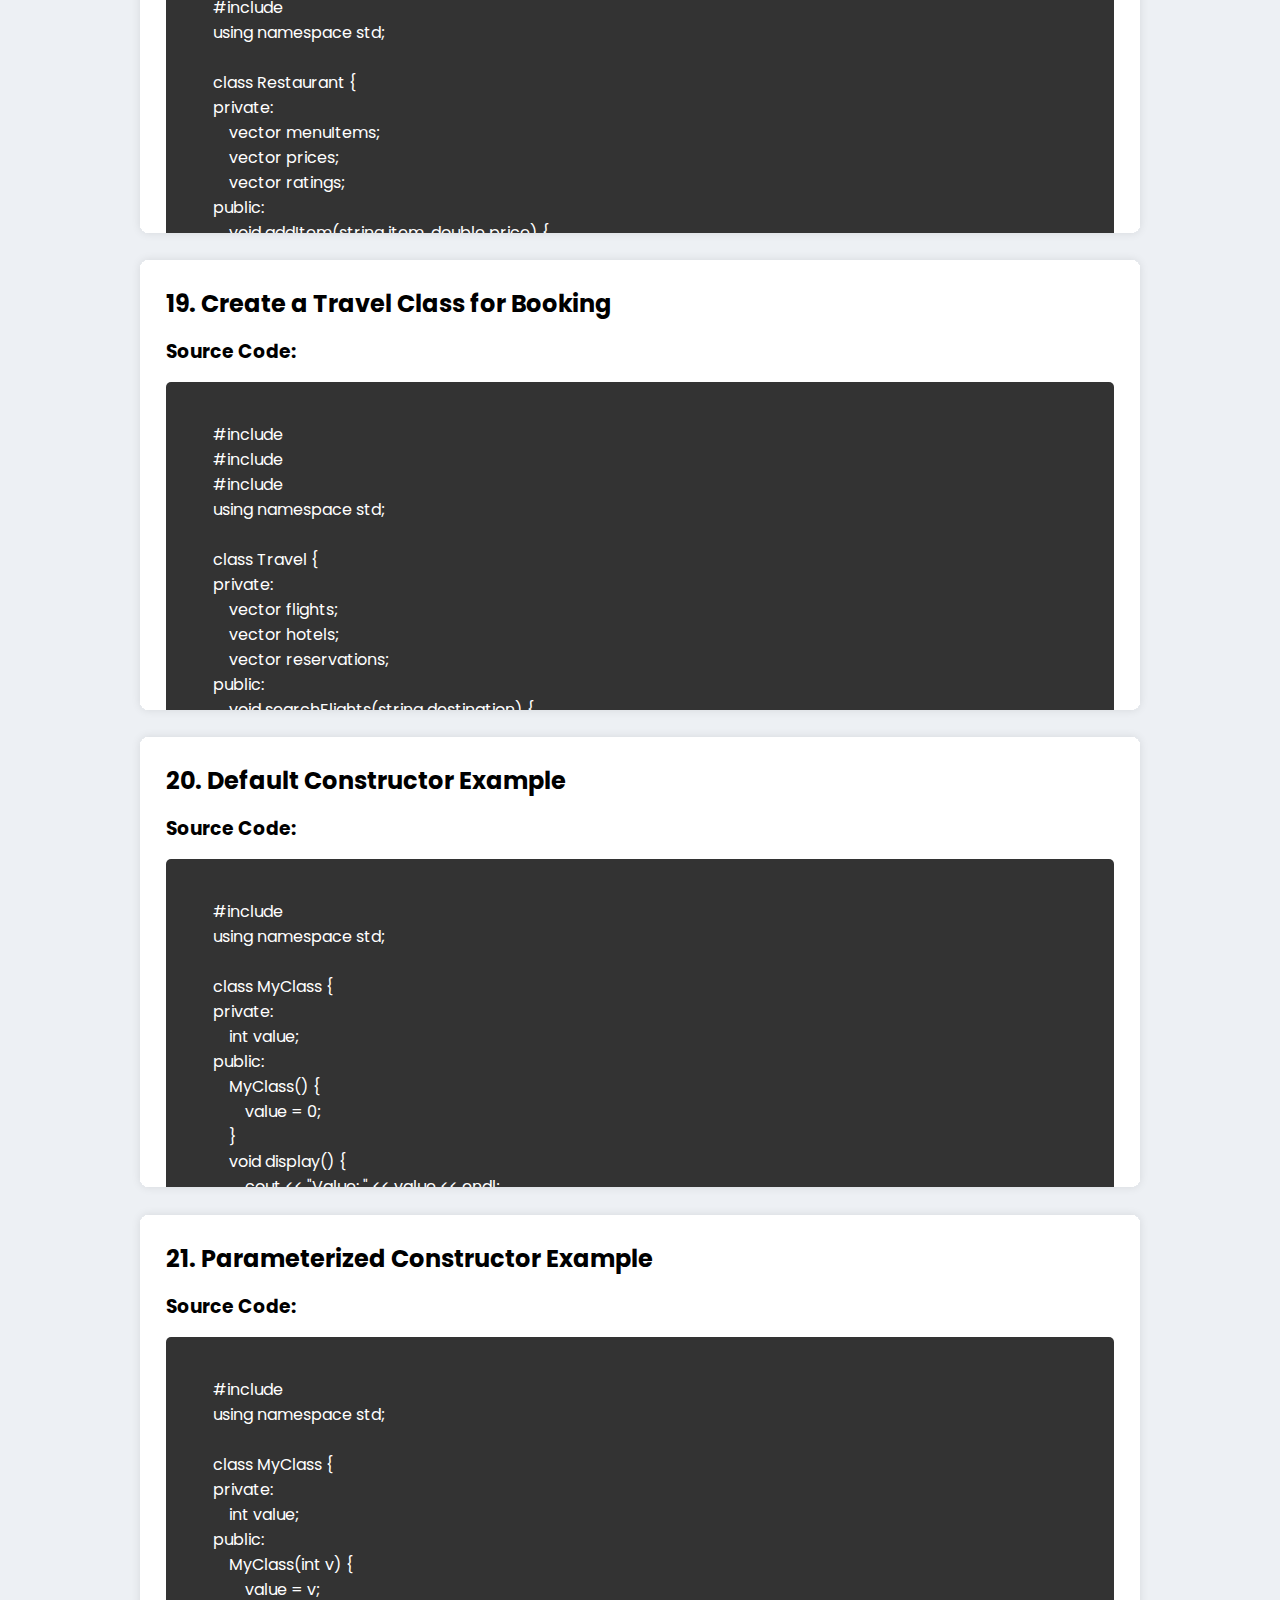
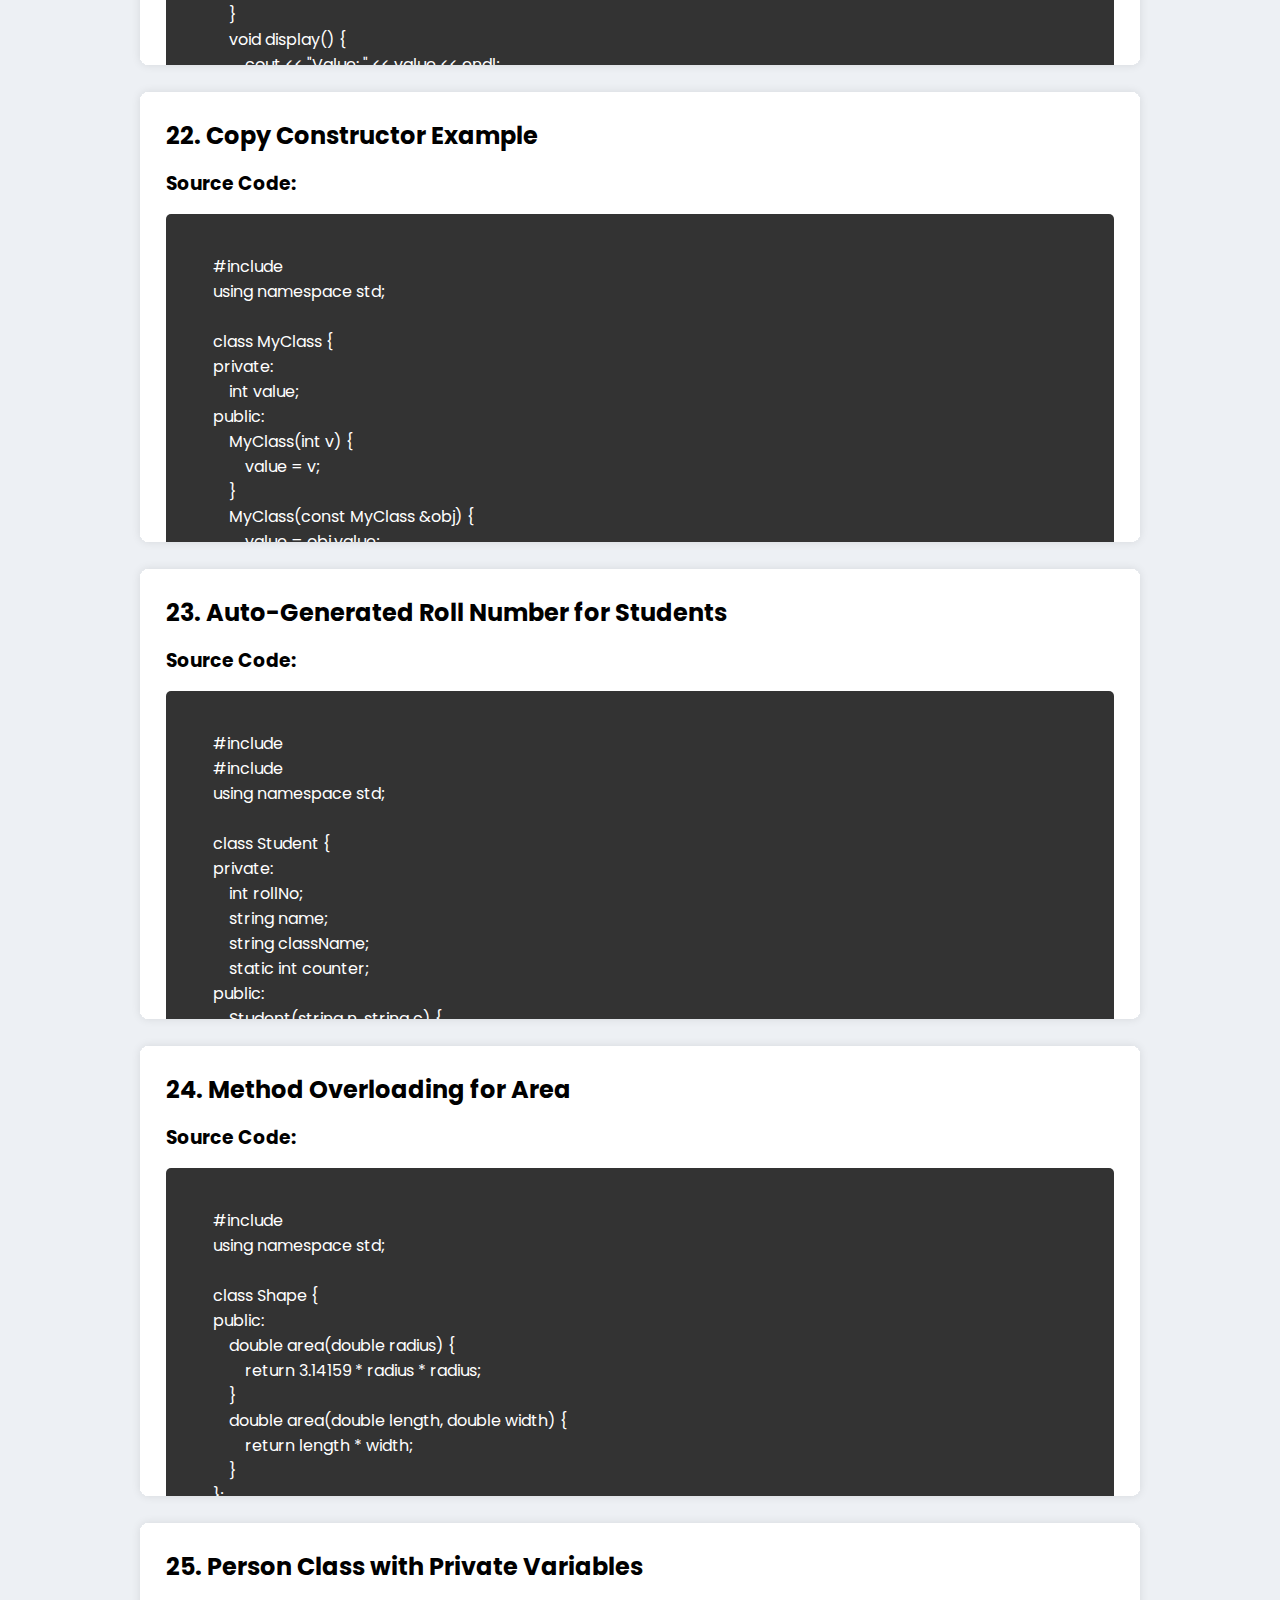
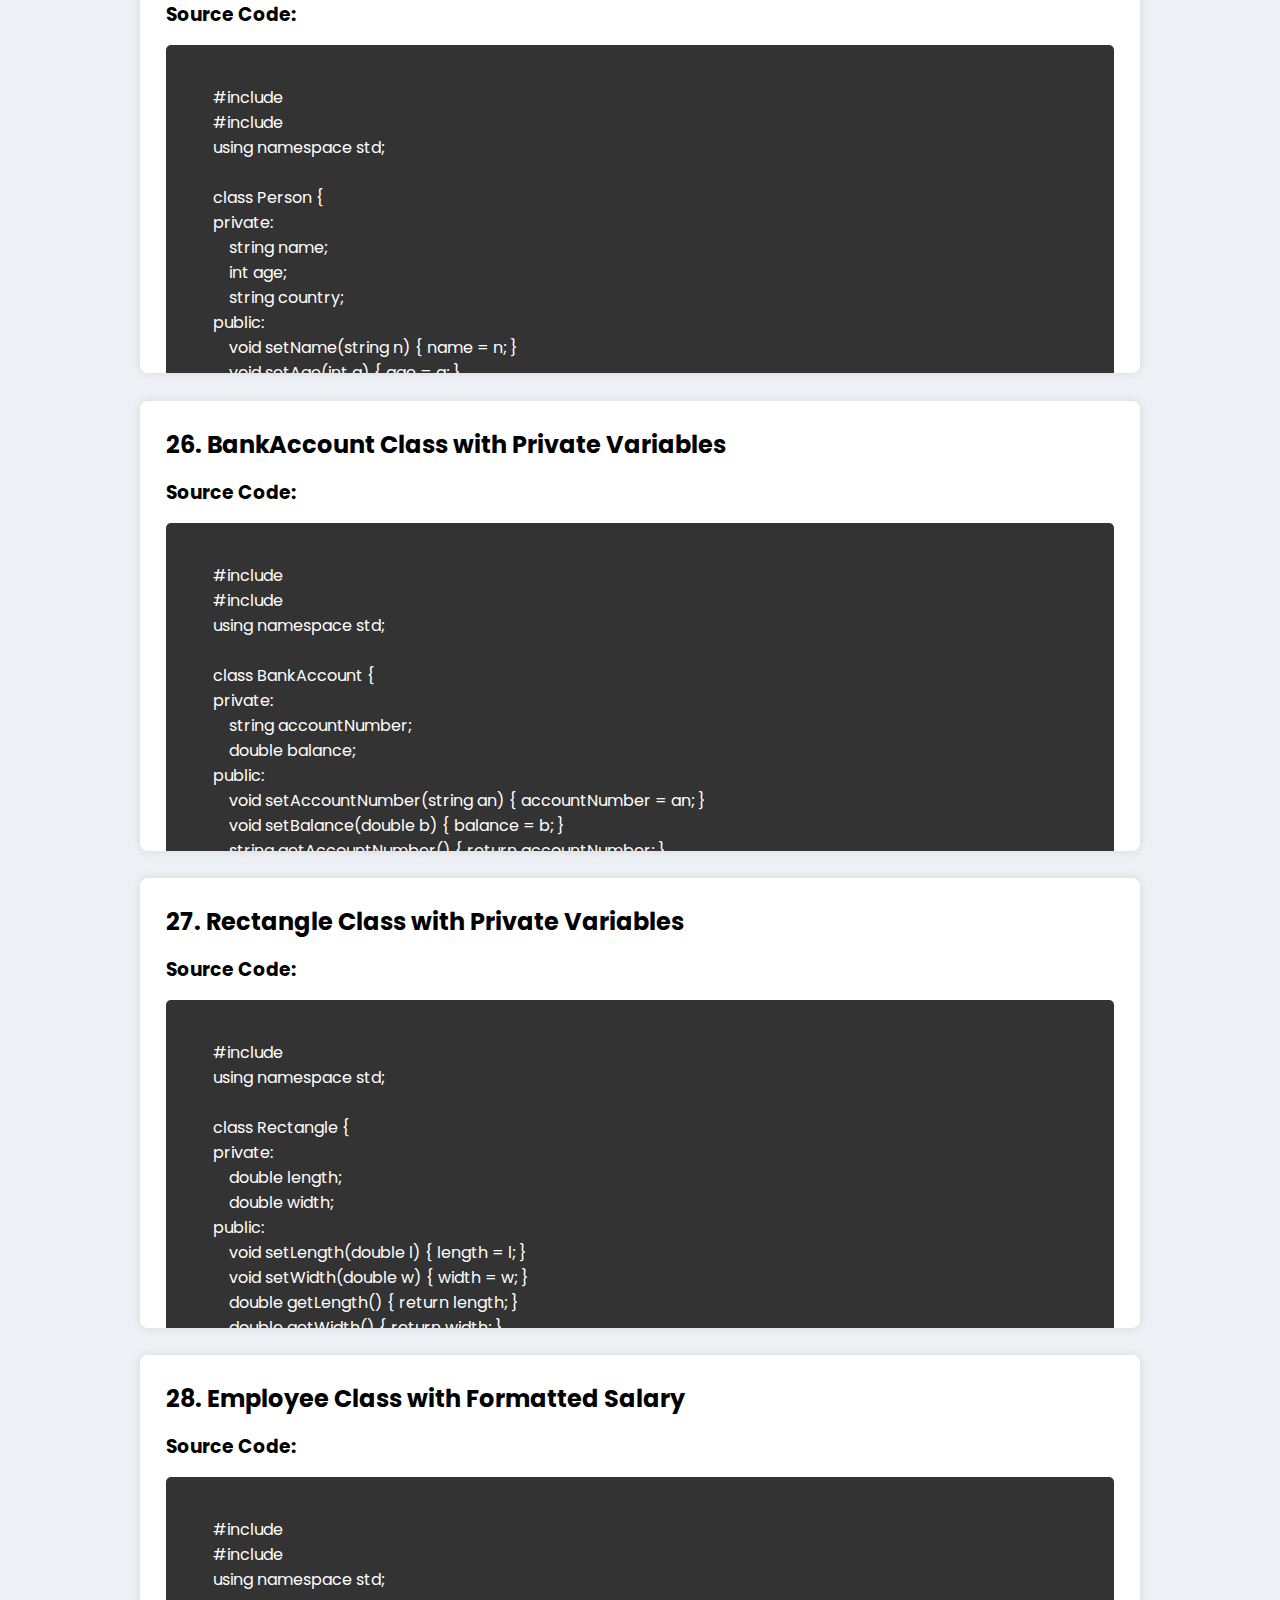
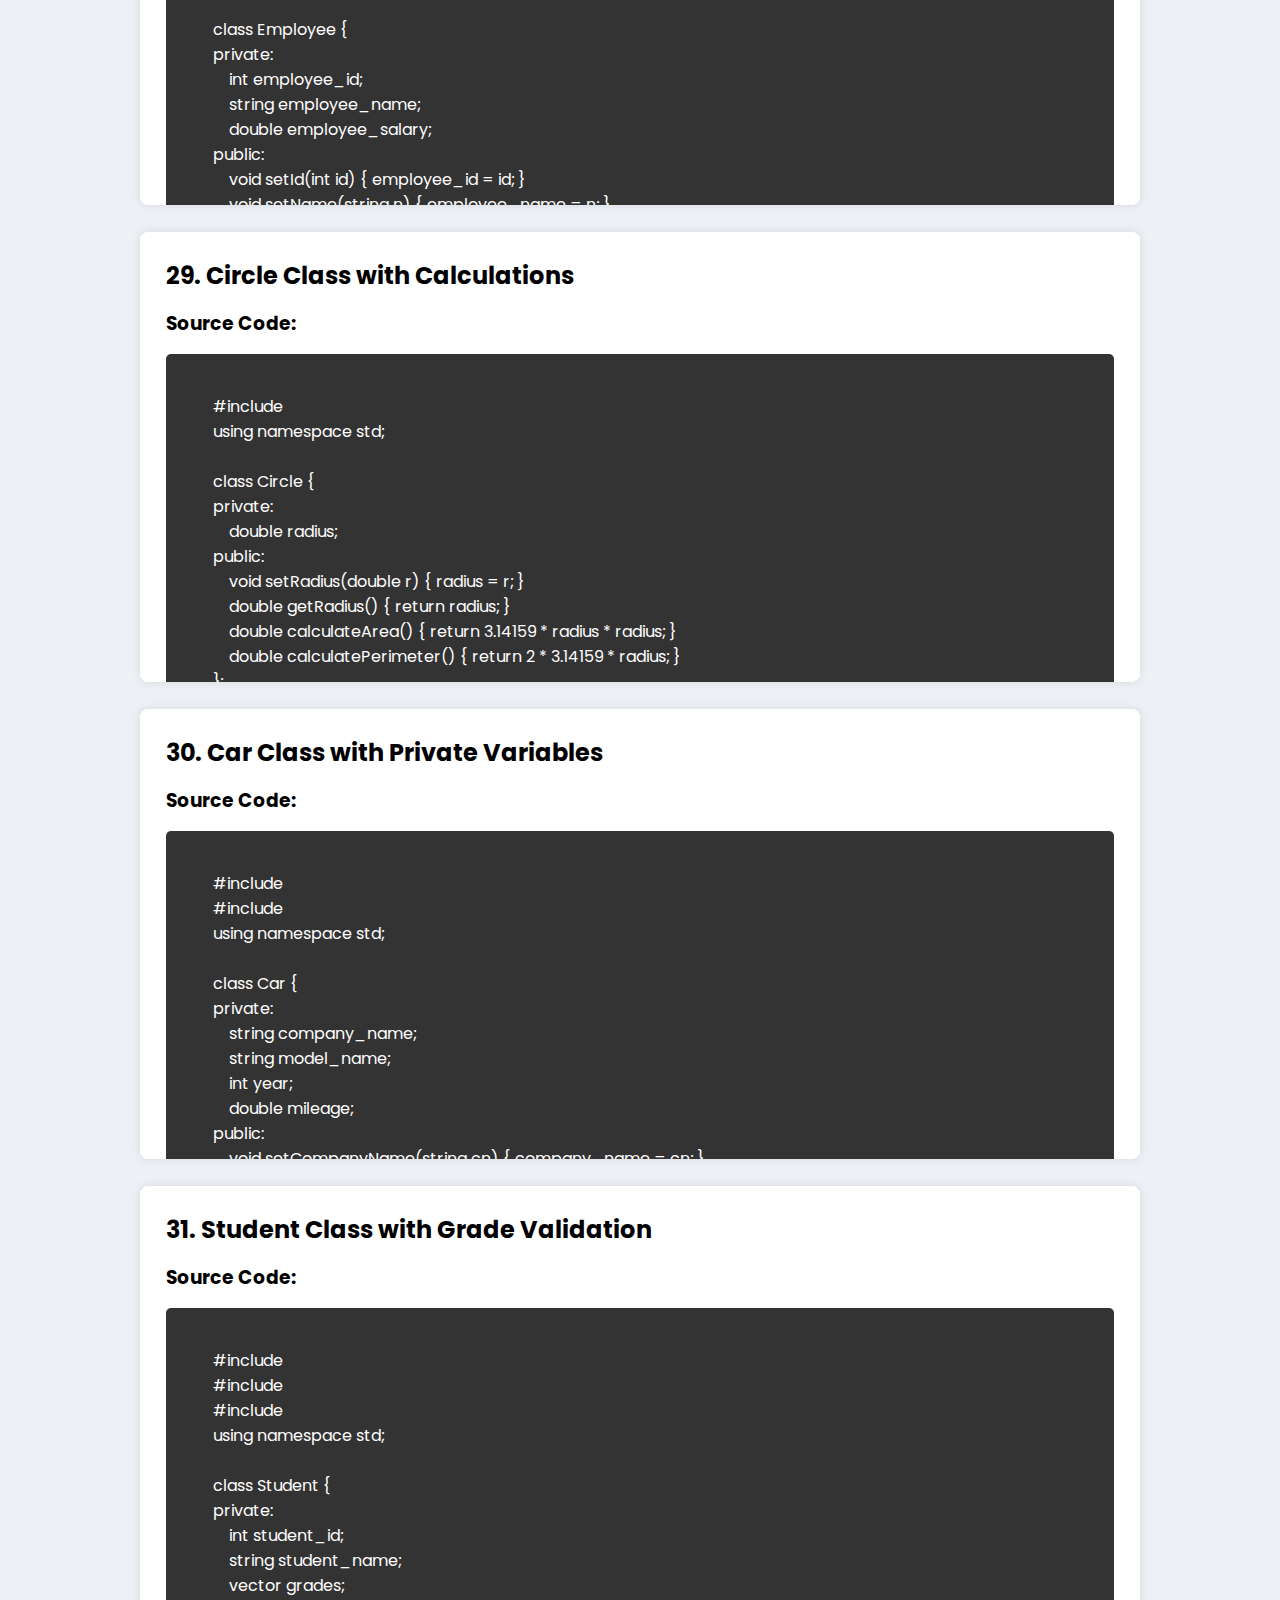
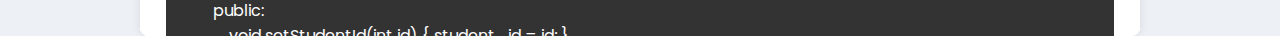
<file: oop.html>
<!DOCTYPE html>
<html lang="en">
<head>
    <meta charset="UTF-8">
    <meta name="viewport" content="width=device-width, initial-scale=1.0">
    <title>OOps Practice</title>
    <link rel="stylesheet" href="programmes.css">
</head>
<body>
    <h1>Object Oriented Programming</h1>
        <div class="program">
            <h2>1. Create a Person Class with Name and Age Attributes</h2>
            <h3>Source Code:</h3>
            <pre><code>
        #include <iostream>
        #include <string>
        using namespace std;
        
        class Person {
        private:
            string name;
            int age;
        public:
            Person(string n, int a) {
                name = n;
                age = a;
            }
            void display() {
                cout << "Name: " << name << ", Age: " << age << endl;
            }
        };
        
        int main() {
            Person person1("Alice", 25);
            Person person2("Bob", 30);
            person1.display();
            person2.display();
            return 0;
        }
            </code></pre>
            <h3>Output:</h3>
            <pre>
        Name: Alice, Age: 25
        Name: Bob, Age: 30
            </pre>
        </div>
        
        
        <div class="program">
            <h2>2. Create a Dog Class with Name and Breed Attributes</h2>
            <h3>Source Code:</h3>
            <pre><code>
        #include <iostream>
        #include <string>
        using namespace std;
        
        class Dog {
        private:
            string name;
            string breed;
        public:
            Dog(string n, string b) {
                name = n;
                breed = b;
            }
            void setName(string n) {
                name = n;
            }
            void setBreed(string b) {
                breed = b;
            }
            void display() {
                cout << "Name: " << name << ", Breed: " << breed << endl;
            }
        };
        
        int main() {
            Dog dog1("Max", "Labrador");
            Dog dog2("Buddy", "Pug");
            cout << "Initial values:" << endl;
            dog1.display();
            dog2.display();
            dog1.setName("Rex");
            dog1.setBreed("German Shepherd");
            dog2.setName("Charlie");
            dog2.setBreed("Beagle");
            cout << "\nUpdated values:" << endl;
            dog1.display();
            dog2.display();
            return 0;
        }
            </code></pre>
            <h3>Output:</h3>
            <pre>
        Initial values:
        Name: Max, Breed: Labrador
        Name: Buddy, Breed: Pug
        
        Updated values:
        Name: Rex, Breed: German Shepherd
        Name: Charlie, Breed: Beagle
            </pre>
        </div>
        
        
        
        <div class="program">
            <h2>3. Create a Rectangle Class with Width and Height Attributes</h2>
            <h3>Source Code:</h3>
            <pre><code>
        #include <iostream>
        using namespace std;
        
        class Rectangle {
        private:
            double width;
            double height;
        public:
            Rectangle(double w, double h) {
                width = w;
                height = h;
            }
            double calculateArea() {
                return width * height;
            }
            double calculatePerimeter() {
                return 2 * (width + height);
            }
        };
        
        int main() {
            Rectangle rect(5.0, 3.0);
            cout << "Area of Rectangle: " << rect.calculateArea() << endl;
            cout << "Perimeter of Rectangle: " << rect.calculatePerimeter() << endl;
            return 0;
        }
            </code></pre>
            <h3>Output:</h3>
            <pre>
        Area of Rectangle: 15
        Perimeter of Rectangle: 16
            </pre>
        </div>
        
        
        
        <div class="program">
            <h2>4. Create a Circle Class with Radius Attribute</h2>
            <h3>Source Code:</h3>
            <pre><code>
        #include <iostream>
        using namespace std;
        
        class Circle {
        private:
            double radius;
        public:
            Circle(double r) {
                radius = r;
            }
            void setRadius(double r) {
                radius = r;
            }
            double getRadius() {
                return radius;
            }
            double calculateArea() {
                return 3.14159 * radius * radius;
            }
            double calculateCircumference() {
                return 2 * 3.14159 * radius;
            }
        };
        
        int main() {
            Circle circle(4.0);
            cout << "Initial Radius: " << circle.getRadius() << endl;
            cout << "Area: " << circle.calculateArea() << endl;
            cout << "Circumference: " << circle.calculateCircumference() << endl;
            circle.setRadius(5.0);
            cout << "\nUpdated Radius: " << circle.getRadius() << endl;
            cout << "Area: " << circle.calculateArea() << endl;
            cout << "Circumference: " << circle.calculateCircumference() << endl;
            return 0;
        }
            </code></pre>
            <h3>Output:</h3>
            <pre>
        Initial Radius: 4
        Area: 50.2654
        Circumference: 25.1327
        
        Updated Radius: 5
        Area: 78.5397
        Circumference: 31.4159
            </pre>
        </div>
        
        
        
        <div class="program">
            <h2>6. Create an Employee Class with Salary Methods</h2>
            <h3>Source Code:</h3>
            <pre><code>
        #include <iostream>
        #include <string>
        using namespace std;
        
        class Employee {
        private:
            string name;
            string jobTitle;
            double salary;
        public:
            Employee(string n, string j, double s) {
                name = n;
                jobTitle = j;
                salary = s;
            }
            void updateSalary(double newSalary) {
                salary = newSalary;
            }
            double calculateMonthlySalary() {
                return salary / 12;
            }
            void display() {
                cout << "Name: " << name << ", Job Title: " << jobTitle << ", Salary: " << salary << endl;
            }
        };
        
        int main() {
            Employee emp("John", "Engineer", 60000);
            emp.display();
            cout << "Monthly Salary: " << emp.calculateMonthlySalary() << endl;
            emp.updateSalary(72000);
            cout << "\nAfter update:" << endl;
            emp.display();
            cout << "Monthly Salary: " << emp.calculateMonthlySalary() << endl;
            return 0;
        }
            </code></pre>
            <h3>Output:</h3>
            <pre>
        Name: John, Job Title: Engineer, Salary: 60000
        Monthly Salary: 5000
        
        After update:
        Name: John, Job Title: Engineer, Salary: 72000
        Monthly Salary: 6000
            </pre>
        </div>
        
        
        
        <div class="program">
            <h2>7. Create a Bank Class with Account Management</h2>
            <h3>Source Code:</h3>
            <pre><code>
        #include <iostream>
        #include <string>
        #include <vector>
        using namespace std;
        
        class Account {
        private:
            string customerName;
            double balance;
        public:
            Account(string n, double b) {
                customerName = n;
                balance = b;
            }
            void deposit(double amount) {
                balance += amount;
            }
            void withdraw(double amount) {
                if (amount <= balance) balance -= amount;
            }
            void display() {
                cout << "Customer: " << customerName << ", Balance: " << balance << endl;
            }
            string getName() {
                return customerName;
            }
        };
        
        class Bank {
        private:
            vector<Account> accounts;
        public:
            void addAccount(Account acc) {
                accounts.push_back(acc);
            }
            void removeAccount(string name) {
                for (int i = 0; i < accounts.size(); i++) {
                    if (accounts[i].getName() == name) {
                        accounts.erase(accounts.begin() + i);
                        return;
                    }
                }
            }
            void displayAccounts() {
                for (Account acc : accounts) {
                    acc.display();
                }
            }
        };
        
        int main() {
            Bank bank;
            Account acc1("Alice", 1000);
            Account acc2("Bob", 2000);
            bank.addAccount(acc1);
            bank.addAccount(acc2);
            cout << "Initial accounts:" << endl;
            bank.displayAccounts();
            acc1.deposit(500);
            acc2.withdraw(1000);
            cout << "\nAfter transactions:" << endl;
            bank.displayAccounts();
            bank.removeAccount("Alice");
            cout << "\nAfter removing Alice:" << endl;
            bank.displayAccounts();
            return 0;
        }
            </code></pre>
            <h3>Output:</h3>
            <pre>
        Initial accounts:
        Customer: Alice, Balance: 1000
        Customer: Bob, Balance: 2000
        
        After transactions:
        Customer: Alice, Balance: 1500
        Customer: Bob, Balance: 1000
        
        After removing Alice:
        Customer: Bob, Balance: 1000
            </pre>
        </div>
        
        
        
        <div class="program">
            <h2>8. Create a TrafficLight Class</h2>
            <h3>Source Code:</h3>
            <pre><code>
        #include <iostream>
        #include <string>
        using namespace std;
        
        class TrafficLight {
        private:
            string color;
            int duration;
        public:
            TrafficLight(string c, int d) {
                color = c;
                duration = d;
            }
            void changeColor(string newColor) {
                color = newColor;
            }
            bool isRed() {
                return color == "red";
            }
            bool isGreen() {
                return color == "green";
            }
            void display() {
                cout << "Color: " << color << ", Duration: " << duration << " seconds" << endl;
            }
        };
        
        int main() {
            TrafficLight light("red", 30);
            light.display();
            cout << "Is Red? " << (light.isRed() ? "Yes" : "No") << endl;
            light.changeColor("green");
            light.display();
            cout << "Is Green? " << (light.isGreen() ? "Yes" : "No") << endl;
            return 0;
        }
            </code></pre>
            <h3>Output:</h3>
            <pre>
        Color: red, Duration: 30 seconds
        Is Red? Yes
        Color: green, Duration: 30 seconds
        Is Green? Yes
            </pre>
        </div>
        
        
        
        <div class="program">
            <h2>9. Create an Employee Class with Years of Service</h2>
            <h3>Source Code:</h3>
            <pre><code>
        #include <iostream>
        #include <string>
        using namespace std;
        
        class Employee {
        private:
            string name;
            double salary;
            int hireYear;
        public:
            Employee(string n, double s, int y) {
                name = n;
                salary = s;
                hireYear = y;
            }
            int calculateYearsOfService() {
                return 2025 - hireYear;
            }
            void display() {
                cout << "Name: " << name << ", Salary: " << salary << ", Hire Year: " << hireYear << endl;
            }
        };
        
        int main() {
            Employee emp("Alice", 50000, 2020);
            emp.display();
            cout << "Years of Service: " << emp.calculateYearsOfService() << endl;
            return 0;
        }
            </code></pre>
            <h3>Output:</h3>
            <pre>
        Name: Alice, Salary: 50000, Hire Year: 2020
        Years of Service: 5
            </pre>
        </div>
        
        
        
        <div class="program">
            <h2>10. Create a Student Class with Courses</h2>
            <h3>Source Code:</h3>
            <pre><code>
        #include <iostream>
        #include <string>
        #include <vector>
        using namespace std;
        
        class Student {
        private:
            string name;
            int grade;
            vector<string> courses;
        public:
            Student(string n, int g) {
                name = n;
                grade = g;
            }
            void addCourse(string course) {
                courses.push_back(course);
            }
            void removeCourse(string course) {
                for (int i = 0; i < courses.size(); i++) {
                    if (courses[i] == course) {
                        courses.erase(courses.begin() + i);
                        return;
                    }
                }
            }
            void display() {
                cout << "Name: " << name << ", Grade: " << grade << ", Courses: ";
                for (string c : courses) {
                    cout << c << " ";
                }
                cout << endl;
            }
        };
        
        int main() {
            Student stu("Bob", 10);
            stu.addCourse("Math");
            stu.addCourse("Science");
            stu.display();
            stu.removeCourse("Math");
            cout << "After removing Math:" << endl;
            stu.display();
            return 0;
        }
            </code></pre>
            <h3>Output:</h3>
            <pre>
        Name: Bob, Grade: 10, Courses: Math Science 
        After removing Math:
        Name: Bob, Grade: 10, Courses: Science 
            </pre>
        </div>
        
        
        
        <div class="program">
            <h2>11. Create a Library Class</h2>
            <h3>Source Code:</h3>
            <pre><code>
        #include <iostream>
        #include <string>
        #include <vector>
        using namespace std;
        
        class Book {
        private:
            string title;
        public:
            Book(string t) {
                title = t;
            }
            string getTitle() {
                return title;
            }
        };
        
        class Library {
        private:
            vector<Book> books;
        public:
            void addBook(Book b) {
                books.push_back(b);
            }
            void removeBook(string title) {
                for (int i = 0; i < books.size(); i++) {
                    if (books[i].getTitle() == title) {
                        books.erase(books.begin() + i);
                        return;
                    }
                }
            }
            void display() {
                for (Book b : books) {
                    cout << "Book: " << b.getTitle() << endl;
                }
            }
        };
        
        int main() {
            Library lib;
            lib.addBook(Book("Book1"));
            lib.addBook(Book("Book2"));
            lib.display();
            lib.removeBook("Book1");
            cout << "After removal:" << endl;
            lib.display();
            return 0;
        }
            </code></pre>
            <h3>Output:</h3>
            <pre>
        Book: Book1
        Book: Book2
        After removal:
        Book: Book2
            </pre>
        </div>
        
        
        
        <div class="program">
            <h2>12. Create an Airplane Class</h2>
            <h3>Source Code:</h3>
            <pre><code>
        #include <iostream>
        #include <string>
        using namespace std;
        
        class Airplane {
        private:
            string flightNumber;
            string destination;
            string departureTime;
            bool delayed;
        public:
            Airplane(string fn, string d, string dt) {
                flightNumber = fn;
                destination = d;
                departureTime = dt;
                delayed = false;
            }
            void delay() {
                delayed = true;
            }
            void checkStatus() {
                cout << "Flight " << flightNumber << " to " << destination << " at " << departureTime 
                     << " is " << (delayed ? "Delayed" : "On Time") << endl;
            }
        };
        
        int main() {
            Airplane plane("AA123", "New York", "10:00");
            plane.checkStatus();
            plane.delay();
            plane.checkStatus();
            return 0;
        }
            </code></pre>
            <h3>Output:</h3>
            <pre>
        Flight AA123 to New York at 10:00 is On Time
        Flight AA123 to New York at 10:00 is Delayed
            </pre>
        </div>
        
        
        
        <div class="program">
            <h2>13. Create an Inventory Class</h2>
            <h3>Source Code:</h3>
            <pre><code>
        #include <iostream>
        #include <string>
        #include <vector>
        using namespace std;
        
        class Product {
        private:
            string name;
            int quantity;
        public:
            Product(string n, int q) {
                name = n;
                quantity = q;
            }
            string getName() {
                return name;
            }
            int getQuantity() {
                return quantity;
            }
        };
        
        class Inventory {
        private:
            vector<Product> products;
        public:
            void addProduct(Product p) {
                products.push_back(p);
            }
            void removeProduct(string name) {
                for (int i = 0; i < products.size(); i++) {
                    if (products[i].getName() == name) {
                        products.erase(products.begin() + i);
                        return;
                    }
                }
            }
            void checkLowInventory() {
                for (Product p : products) {
                    if (p.getQuantity() < 5) {
                        cout << p.getName() << " is low (Quantity: " << p.getQuantity() << ")" << endl;
                    }
                }
            }
        };
        
        int main() {
            Inventory inv;
            inv.addProduct(Product("Pen", 10));
            inv.addProduct(Product("Paper", 3));
            inv.checkLowInventory();
            inv.removeProduct("Paper");
            cout << "After removal:" << endl;
            inv.checkLowInventory();
            return 0;
        }
            </code></pre>
            <h3>Output:</h3>
            <pre>
        Paper is low (Quantity: 3)
        After removal:
            </pre>
        </div>
        
        
        
        <div class="program">
            <h2>14. Create a School Class</h2>
            <h3>Source Code:</h3>
            <pre><code>
        #include <iostream>
        #include <string>
        #include <vector>
        using namespace std;
        
        class School {
        private:
            vector<string> students;
            vector<string> teachers;
            vector<string> classes;
        public:
            void addStudent(string name) {
                students.push_back(name);
            }
            void removeStudent(string name) {
                for (int i = 0; i < students.size(); i++) {
                    if (students[i] == name) {
                        students.erase(students.begin() + i);
                        return;
                    }
                }
            }
            void addTeacher(string name) {
                teachers.push_back(name);
            }
            void removeTeacher(string name) {
                for (int i = 0; i < teachers.size(); i++) {
                    if (teachers[i] == name) {
                        teachers.erase(teachers.begin() + i);
                        return;
                    }
                }
            }
            void createClass(string name) {
                classes.push_back(name);
            }
            void display() {
                cout << "Students: "; for (string s : students) cout << s << " "; cout << endl;
                cout << "Teachers: "; for (string t : teachers) cout << t << " "; cout << endl;
                cout << "Classes: "; for (string c : classes) cout << c << " "; cout << endl;
            }
        };
        
        int main() {
            School school;
            school.addStudent("Alice");
            school.addTeacher("Mr. Smith");
            school.createClass("Math");
            school.display();
            school.removeStudent("Alice");
            cout << "After removal:" << endl;
            school.display();
            return 0;
        }
            </code></pre>
            <h3>Output:</h3>
            <pre>
        Students: Alice 
        Teachers: Mr. Smith 
        Classes: Math 
        After removal:
        Students: 
        Teachers: Mr. Smith 
        Classes: Math 
            </pre>
        </div>
        
        
        
        <div class="program">
            <h2>15. Create a MusicLibrary Class</h2>
            <h3>Source Code:</h3>
            <pre><code>
        #include <iostream>
        #include <string>
        #include <vector>
        #include <cstdlib>
        #include <ctime>
        using namespace std;
        
        class MusicLibrary {
        private:
            vector<string> songs;
        public:
            void addSong(string song) {
                songs.push_back(song);
            }
            void removeSong(string song) {
                for (int i = 0; i < songs.size(); i++) {
                    if (songs[i] == song) {
                        songs.erase(songs.begin() + i);
                        return;
                    }
                }
            }
            void playRandomSong() {
                if (songs.empty()) {
                    cout << "No songs available!" << endl;
                } else {
                    srand(time(0));
                    int index = rand() % songs.size();
                    cout << "Playing: " << songs[index] << endl;
                }
            }
        };
        
        int main() {
            MusicLibrary lib;
            lib.addSong("Song1");
            lib.addSong("Song2");
            lib.playRandomSong();
            lib.removeSong("Song1");
            lib.playRandomSong();
            return 0;
        }
            </code></pre>
            <h3>Output:</h3>
            <pre>
        Playing: Song2
        Playing: Song2
            </pre>
        </div>
        
        
        
        <div class="program">
            <h2>16. Create a Shape Class with Subclasses</h2>
            <h3>Source Code:</h3>
            <pre><code>
        #include <iostream>
        using namespace std;
        
        class Shape {
        public:
            virtual double calculateArea() = 0;
            virtual double calculatePerimeter() = 0;
        };
        
        class Rectangle : public Shape {
        private:
            double width, height;
        public:
            Rectangle(double w, double h) {
                width = w;
                height = h;
            }
            double calculateArea() {
                return width * height;
            }
            double calculatePerimeter() {
                return 2 * (width + height);
            }
        };
        
        class Circle : public Shape {
        private:
            double radius;
        public:
            Circle(double r) {
                radius = r;
            }
            double calculateArea() {
                return 3.14159 * radius * radius;
            }
            double calculatePerimeter() {
                return 2 * 3.14159 * radius;
            }
        };
        
        class Triangle : public Shape {
        private:
            double a, b, c;
        public:
            Triangle(double x, double y, double z) {
                a = x;
                b = y;
                c = z;
            }
            double calculateArea() {
                double s = (a + b + c) / 2;
                return sqrt(s * (s - a) * (s - b) * (s - c));
            }
            double calculatePerimeter() {
                return a + b + c;
            }
        };
        
        int main() {
            Rectangle rect(4, 5);
            Circle circle(3);
            Triangle tri(3, 4, 5);
            cout << "Rectangle Area: " << rect.calculateArea() << ", Perimeter: " << rect.calculatePerimeter() << endl;
            cout << "Circle Area: " << circle.calculateArea() << ", Perimeter: " << circle.calculatePerimeter() << endl;
            cout << "Triangle Area: " << tri.calculateArea() << ", Perimeter: " << tri.calculatePerimeter() << endl;
            return 0;
        }
            </code></pre>
            <h3>Output:</h3>
            <pre>
        Rectangle Area: 20, Perimeter: 18
        Circle Area: 28.2743, Perimeter: 18.8495
        Triangle Area: 6, Perimeter: 12
            </pre>
        </div>
        
        
        
        <div class="program">
            <h2>17. Create a Movie Class</h2>
            <h3>Source Code:</h3>
            <pre><code>
        #include <iostream>
        #include <string>
        #include <vector>
        using namespace std;
        
        class Movie {
        private:
            string title;
            string director;
            vector<string> actors;
            vector<string> reviews;
        public:
            Movie(string t, string d, vector<string> a) {
                title = t;
                director = d;
                actors = a;
            }
            void addReview(string review) {
                reviews.push_back(review);
            }
            void displayReviews() {
                for (string r : reviews) {
                    cout << "Review: " << r << endl;
                }
            }
        };
        
        int main() {
            vector<string> actors = {"Actor1", "Actor2"};
            Movie movie("Movie1", "Director1", actors);
            movie.addReview("Great film!");
            movie.addReview("Loved it!");
            movie.displayReviews();
            return 0;
        }
            </code></pre>
            <h3>Output:</h3>
            <pre>
        Review: Great film!
        Review: Loved it!
            </pre>
        </div>
        
        
        
        <div class="program">
            <h2>18. Create a Restaurant Class</h2>
            <h3>Source Code:</h3>
            <pre><code>
        #include <iostream>
        #include <string>
        #include <vector>
        using namespace std;
        
        class Restaurant {
        private:
            vector<string> menuItems;
            vector<double> prices;
            vector<int> ratings;
        public:
            void addItem(string item, double price) {
                menuItems.push_back(item);
                prices.push_back(price);
                ratings.push_back(0);
            }
            void removeItem(string item) {
                for (int i = 0; i < menuItems.size(); i++) {
                    if (menuItems[i] == item) {
                        menuItems.erase(menuItems.begin() + i);
                        prices.erase(prices.begin() + i);
                        ratings.erase(ratings.begin() + i);
                        return;
                    }
                }
            }
            void addRating(string item, int rating) {
                for (int i = 0; i < menuItems.size(); i++) {
                    if (menuItems[i] == item) {
                        ratings[i] = rating;
                        return;
                    }
                }
            }
            double calculateAverageRating() {
                double sum = 0;
                for (int r : ratings) {
                    sum += r;
                }
                return ratings.empty() ? 0 : sum / ratings.size();
            }
        };
        
        int main() {
            Restaurant rest;
            rest.addItem("Pizza", 10.0);
            rest.addItem("Burger", 5.0);
            rest.addRating("Pizza", 4);
            rest.addRating("Burger", 3);
            cout << "Average Rating: " << rest.calculateAverageRating() << endl;
            rest.removeItem("Pizza");
            cout << "After removal, Average Rating: " << rest.calculateAverageRating() << endl;
            return 0;
        }
            </code></pre>
            <h3>Output:</h3>
            <pre>
        Average Rating: 3.5
        After removal, Average Rating: 3
            </pre>
        </div>
        
        
        
        <div class="program">
            <h2>19. Create a Travel Class for Booking</h2>
            <h3>Source Code:</h3>
            <pre><code>
        #include <iostream>
        #include <string>
        #include <vector>
        using namespace std;
        
        class Travel {
        private:
            vector<string> flights;
            vector<string> hotels;
            vector<string> reservations;
        public:
            void searchFlights(string destination) {
                cout << "Available flights to " << destination << ": Flight1, Flight2" << endl;
            }
            void searchHotels(string location) {
                cout << "Available hotels in " << location << ": Hotel1, Hotel2" << endl;
            }
            void bookReservation(string type, string name) {
                reservations.push_back(type + ": " + name);
                cout << "Booked " << type << ": " << name << endl;
            }
            void cancelReservation(string name) {
                for (int i = 0; i < reservations.size(); i++) {
                    if (reservations[i].find(name) != string::npos) {
                        reservations.erase(reservations.begin() + i);
                        cout << "Cancelled reservation for " << name << endl;
                        return;
                    }
                }
            }
        };
        
        int main() {
            Travel travel;
            travel.searchFlights("Paris");
            travel.searchHotels("Paris");
            travel.bookReservation("Flight", "Flight1");
            travel.bookReservation("Hotel", "Hotel1");
            travel.cancelReservation("Flight1");
            return 0;
        }
            </code></pre>
            <h3>Output:</h3>
            <pre>
        Available flights to Paris: Flight1, Flight2
        Available hotels in Paris: Hotel1, Hotel2
        Booked Flight: Flight1
        Booked Hotel: Hotel1
        Cancelled reservation for Flight1
            </pre>
        </div>
        
        
        
        <div class="program">
            <h2>20. Default Constructor Example</h2>
            <h3>Source Code:</h3>
            <pre><code>
        #include <iostream>
        using namespace std;
        
        class MyClass {
        private:
            int value;
        public:
            MyClass() {
                value = 0;
            }
            void display() {
                cout << "Value: " << value << endl;
            }
        };
        
        int main() {
            MyClass obj;
            obj.display();
            return 0;
        }
            </code></pre>
            <h3>Output:</h3>
            <pre>
        Value: 0
            </pre>
        </div>
        
        
        
        <div class="program">
            <h2>21. Parameterized Constructor Example</h2>
            <h3>Source Code:</h3>
            <pre><code>
        #include <iostream>
        using namespace std;
        
        class MyClass {
        private:
            int value;
        public:
            MyClass(int v) {
                value = v;
            }
            void display() {
                cout << "Value: " << value << endl;
            }
        };
        
        int main() {
            MyClass obj(10);
            obj.display();
            return 0;
        }
            </code></pre>
            <h3>Output:</h3>
            <pre>
        Value: 10
            </pre>
        </div>
        
        
        
        <div class="program">
            <h2>22. Copy Constructor Example</h2>
            <h3>Source Code:</h3>
            <pre><code>
        #include <iostream>
        using namespace std;
        
        class MyClass {
        private:
            int value;
        public:
            MyClass(int v) {
                value = v;
            }
            MyClass(const MyClass &obj) {
                value = obj.value;
            }
            void display() {
                cout << "Value: " << value << endl;
            }
        };
        
        int main() {
            MyClass obj1(20);
            MyClass obj2 = obj1;
            obj1.display();
            obj2.display();
            return 0;
        }
            </code></pre>
            <h3>Output:</h3>
            <pre>
        Value: 20
        Value: 20
            </pre>
        </div>
        
        
        
        <div class="program">
            <h2>23. Auto-Generated Roll Number for Students</h2>
            <h3>Source Code:</h3>
            <pre><code>
        #include <iostream>
        #include <string>
        using namespace std;
        
        class Student {
        private:
            int rollNo;
            string name;
            string className;
            static int counter;
        public:
            Student(string n, string c) {
                rollNo = ++counter;
                name = n;
                className = c;
            }
            void display() {
                cout << "Roll No: " << rollNo << ", Name: " << name << ", Class: " << className << endl;
            }
        };
        int Student::counter = 0;
        
        int main() {
            Student students[10];
            string name, cls;
            for (int i = 0; i < 3; i++) {
                cout << "Enter name and class for student " << i + 1 << ": ";
                cin >> name >> cls;
                students[i] = Student(name, cls);
                students[i].display();
            }
            return 0;
        }
            </code></pre>
            <h3>Output:</h3>
            <pre>
        Enter name and class for student 1: Alice 10
        Roll No: 1, Name: Alice, Class: 10
        Enter name and class for student 2: Bob 11
        Roll No: 2, Name: Bob, Class: 11
        Enter name and class for student 3: Charlie 12
        Roll No: 3, Name: Charlie, Class: 12
            </pre>
        </div>
        
        
        
        <div class="program">
            <h2>24. Method Overloading for Area</h2>
            <h3>Source Code:</h3>
            <pre><code>
        #include <iostream>
        using namespace std;
        
        class Shape {
        public:
            double area(double radius) {
                return 3.14159 * radius * radius;
            }
            double area(double length, double width) {
                return length * width;
            }
        };
        
        int main() {
            Shape shape;
            cout << "Circle Area (radius 5): " << shape.area(5.0) << endl;
            cout << "Rectangle Area (4x6): " << shape.area(4.0, 6.0) << endl;
            return 0;
        }
            </code></pre>
            <h3>Output:</h3>
            <pre>
        Circle Area (radius 5): 78.5397
        Rectangle Area (4x6): 24
            </pre>
        </div>
        
        
        
        <div class="program">
            <h2>25. Person Class with Private Variables</h2>
            <h3>Source Code:</h3>
            <pre><code>
        #include <iostream>
        #include <string>
        using namespace std;
        
        class Person {
        private:
            string name;
            int age;
            string country;
        public:
            void setName(string n) { name = n; }
            void setAge(int a) { age = a; }
            void setCountry(string c) { country = c; }
            string getName() { return name; }
            int getAge() { return age; }
            string getCountry() { return country; }
        };
        
        int main() {
            Person p;
            p.setName("Alice");
            p.setAge(25);
            p.setCountry("USA");
            cout << "Name: " << p.getName() << ", Age: " << p.getAge() << ", Country: " << p.getCountry() << endl;
            return 0;
        }
            </code></pre>
            <h3>Output:</h3>
            <pre>
        Name: Alice, Age: 25, Country: USA
            </pre>
        </div>
        
        
        
        <div class="program">
            <h2>26. BankAccount Class with Private Variables</h2>
            <h3>Source Code:</h3>
            <pre><code>
        #include <iostream>
        #include <string>
        using namespace std;
        
        class BankAccount {
        private:
            string accountNumber;
            double balance;
        public:
            void setAccountNumber(string an) { accountNumber = an; }
            void setBalance(double b) { balance = b; }
            string getAccountNumber() { return accountNumber; }
            double getBalance() { return balance; }
        };
        
        int main() {
            BankAccount acc;
            acc.setAccountNumber("12345");
            acc.setBalance(1000.50);
            cout << "Account Number: " << acc.getAccountNumber() << ", Balance: " << acc.getBalance() << endl;
            return 0;
        }
            </code></pre>
            <h3>Output:</h3>
            <pre>
        Account Number: 12345, Balance: 1000.5
            </pre>
        </div>
        
        
        
        <div class="program">
            <h2>27. Rectangle Class with Private Variables</h2>
            <h3>Source Code:</h3>
            <pre><code>
        #include <iostream>
        using namespace std;
        
        class Rectangle {
        private:
            double length;
            double width;
        public:
            void setLength(double l) { length = l; }
            void setWidth(double w) { width = w; }
            double getLength() { return length; }
            double getWidth() { return width; }
        };
        
        int main() {
            Rectangle rect;
            rect.setLength(5.0);
            rect.setWidth(3.0);
            cout << "Length: " << rect.getLength() << ", Width: " << rect.getWidth() << endl;
            return 0;
        }
            </code></pre>
            <h3>Output:</h3>
            <pre>
        Length: 5, Width: 3
            </pre>
        </div>
        
        
        
        <div class="program">
            <h2>28. Employee Class with Formatted Salary</h2>
            <h3>Source Code:</h3>
            <pre><code>
        #include <iostream>
        #include <string>
        using namespace std;
        
        class Employee {
        private:
            int employee_id;
            string employee_name;
            double employee_salary;
        public:
            void setId(int id) { employee_id = id; }
            void setName(string n) { employee_name = n; }
            int getId() { return employee_id; }
            string getName() { return employee_name; }
            string getSalary() { return "$" + to_string(employee_salary); }
            Employee(int id, string n, double s) {
                employee_id = id;
                employee_name = n;
                employee_salary = s;
            }
        };
        
        int main() {
            Employee emp(1, "Alice", 50000);
            cout << "ID: " << emp.getId() << ", Name: " << emp.getName() << ", Salary: " << emp.getSalary() << endl;
            return 0;
        }
            </code></pre>
            <h3>Output:</h3>
            <pre>
        ID: 1, Name: Alice, Salary: $50000.000000
            </pre>
        </div>
        
        
        
        <div class="program">
            <h2>29. Circle Class with Calculations</h2>
            <h3>Source Code:</h3>
            <pre><code>
        #include <iostream>
        using namespace std;
        
        class Circle {
        private:
            double radius;
        public:
            void setRadius(double r) { radius = r; }
            double getRadius() { return radius; }
            double calculateArea() { return 3.14159 * radius * radius; }
            double calculatePerimeter() { return 2 * 3.14159 * radius; }
        };
        
        int main() {
            Circle circle;
            circle.setRadius(5.0);
            cout << "Radius: " << circle.getRadius() << endl;
            cout << "Area: " << circle.calculateArea() << endl;
            cout << "Perimeter: " << circle.calculatePerimeter() << endl;
            return 0;
        }
            </code></pre>
            <h3>Output:</h3>
            <pre>
        Radius: 5
        Area: 78.5397
        Perimeter: 31.4159
            </pre>
        </div>
        
        
        
        <div class="program">
            <h2>30. Car Class with Private Variables</h2>
            <h3>Source Code:</h3>
            <pre><code>
        #include <iostream>
        #include <string>
        using namespace std;
        
        class Car {
        private:
            string company_name;
            string model_name;
            int year;
            double mileage;
        public:
            void setCompanyName(string cn) { company_name = cn; }
            void setModelName(string mn) { model_name = mn; }
            void setYear(int y) { year = y; }
            string getCompanyName() { return company_name; }
            string getModelName() { return model_name; }
            int getYear() { return year; }
            double getMileage() { return mileage; }
            Car(string cn, string mn, int y, double m) {
                company_name = cn;
                model_name = mn;
                year = y;
                mileage = m;
            }
        };
        
        int main() {
            Car car("Toyota", "Camry", 2020, 15.5);
            cout << "Company: " << car.getCompanyName() << ", Model: " << car.getModelName() 
                 << ", Year: " << car.getYear() << ", Mileage: " << car.getMileage() << endl;
            return 0;
        }
            </code></pre>
            <h3>Output:</h3>
            <pre>
        Company: Toyota, Model: Camry, Year: 2020, Mileage: 15.5
            </pre>
        </div>
        
        
        
        <div class="program">
            <h2>31. Student Class with Grade Validation</h2>
            <h3>Source Code:</h3>
            <pre><code>
        #include <iostream>
        #include <string>
        #include <vector>
        using namespace std;
        
        class Student {
        private:
            int student_id;
            string student_name;
            vector<double> grades;
        public:
            void setStudentId(int id) { student_id = id; }
            void setStudentName(string n) { student_name = n; }
            int getStudentId() { return student_id; }
            string getStudentName() { return student_name; }
            void addGrade(double grade) {
                if (grade >= 0 && grade <= 100) {
                    grades.push_back(grade);
                    cout << "Grade " << grade << " added!" << endl;
                } else {
                    cout << "Invalid grade!" << endl;
                }
            }
            void display() {
                cout << "ID: " << student_id << ", Name: " << student_name << ", Grades: ";
                for (double g : grades) cout << g << " ";
                cout << endl;
            }
        };
        
        int main() {
            Student stu;
            stu.setStudentId(1);
            stu.setStudentName("Alice");
            stu.addGrade(85);
            stu.addGrade(101);
            stu.display();
            return 0;
        }
            </code></pre>
            <h3>Output:</h3>
            <pre>
        Grade 85 added!
        Invalid grade!
        ID: 1, Name: Alice, Grades: 85 
            </pre>
        </div>
      </body>
</html>
</file>
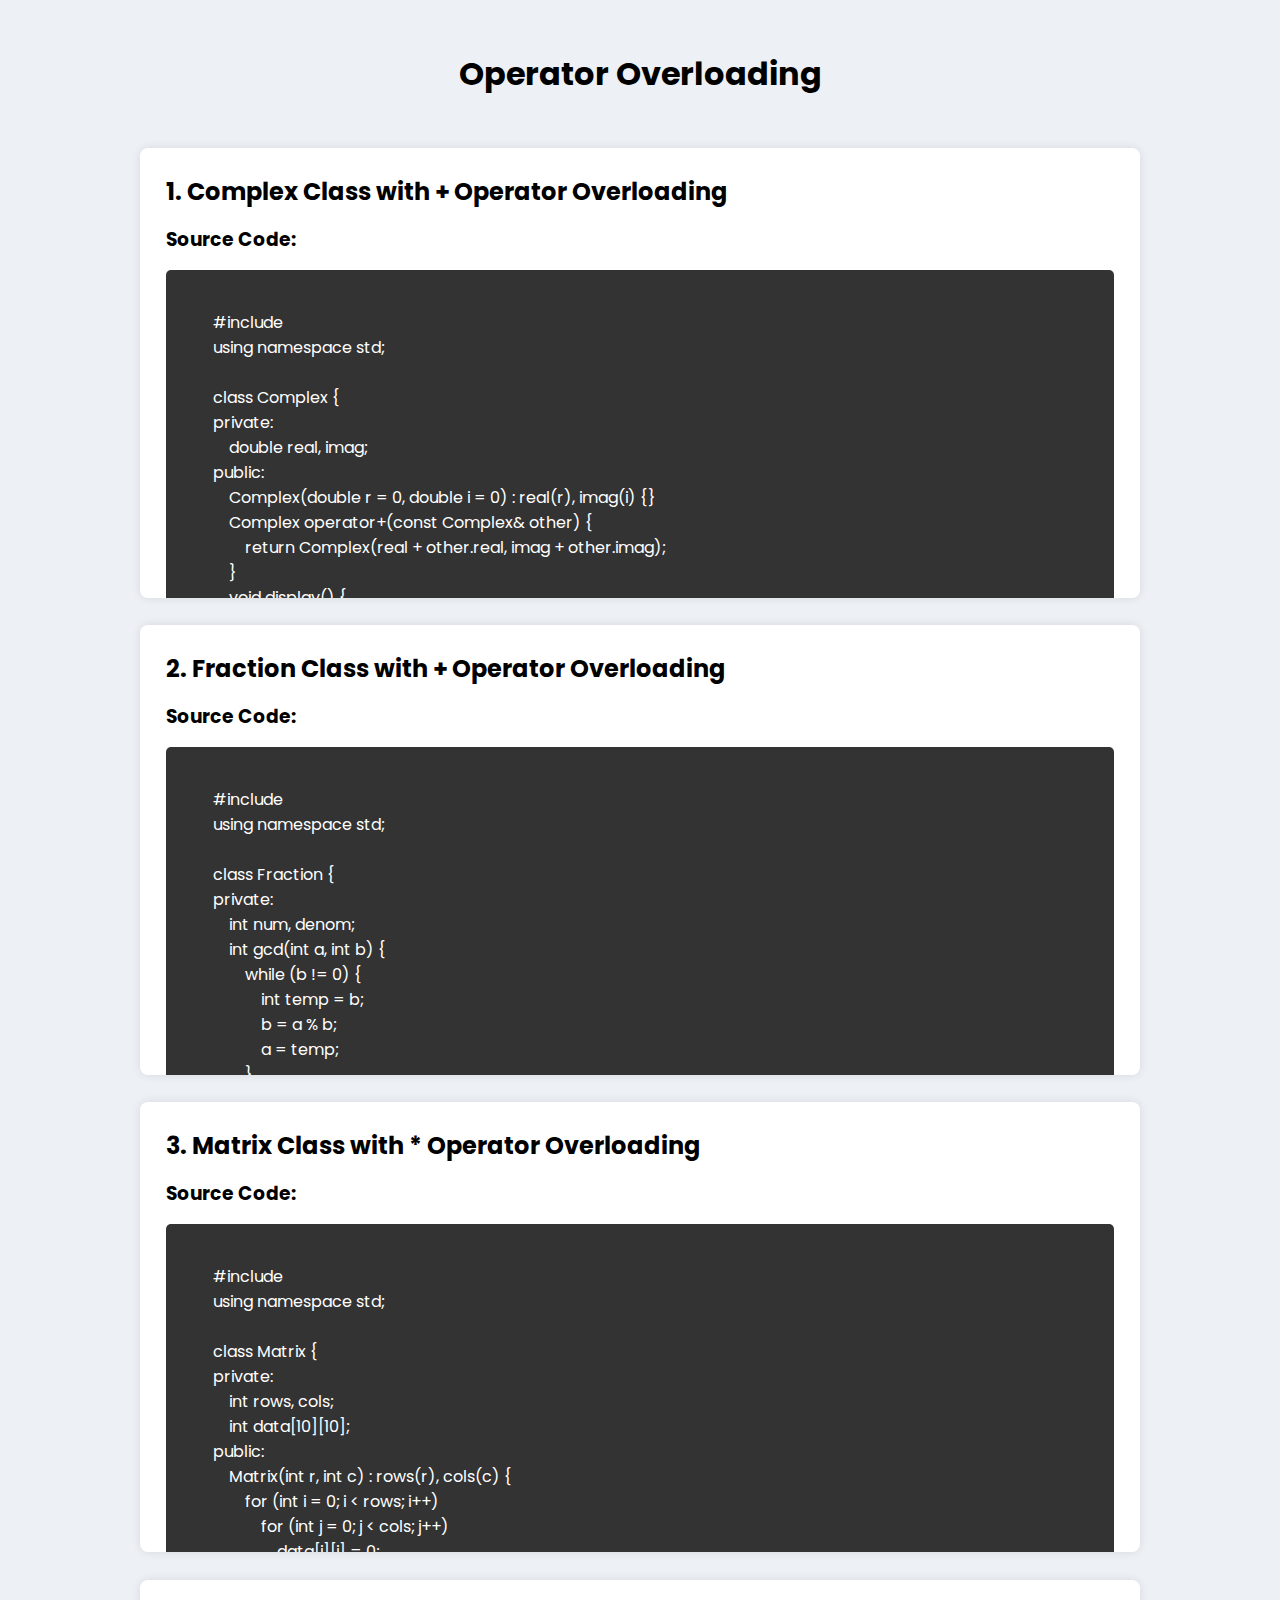
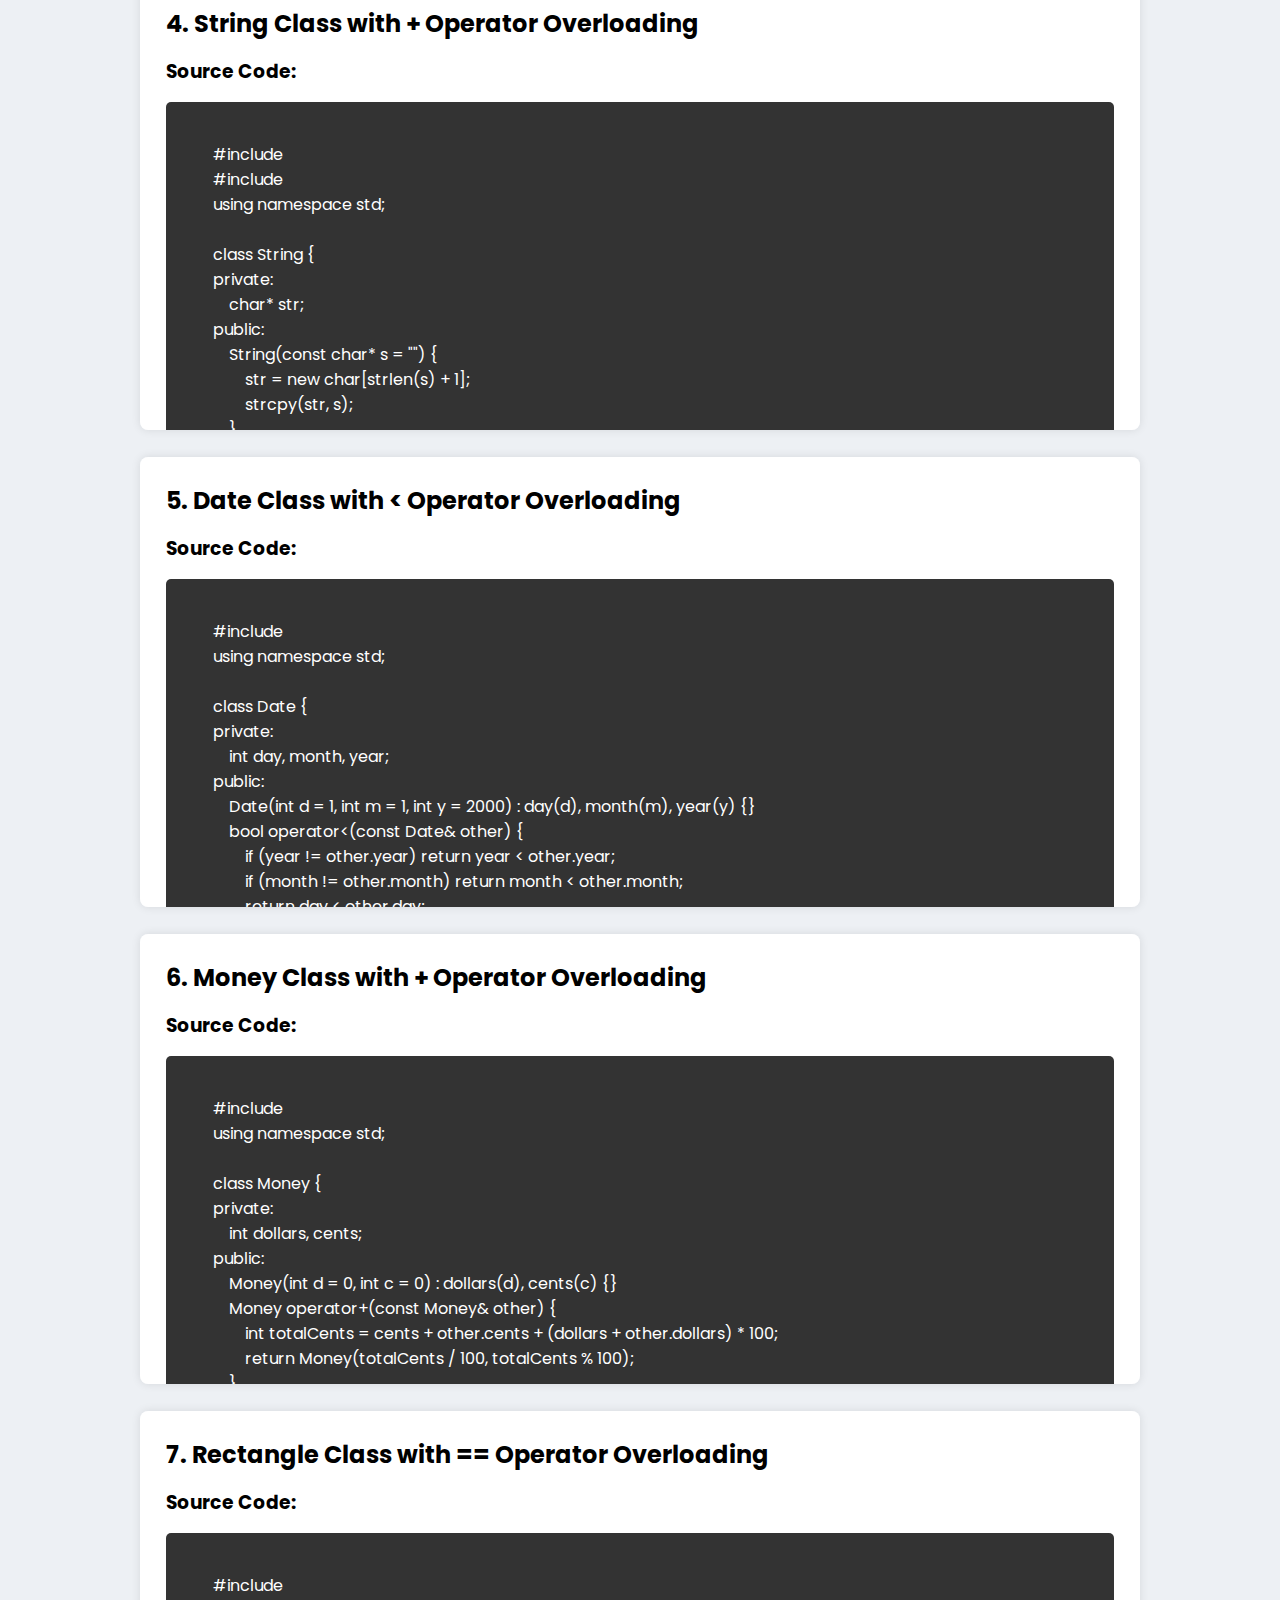
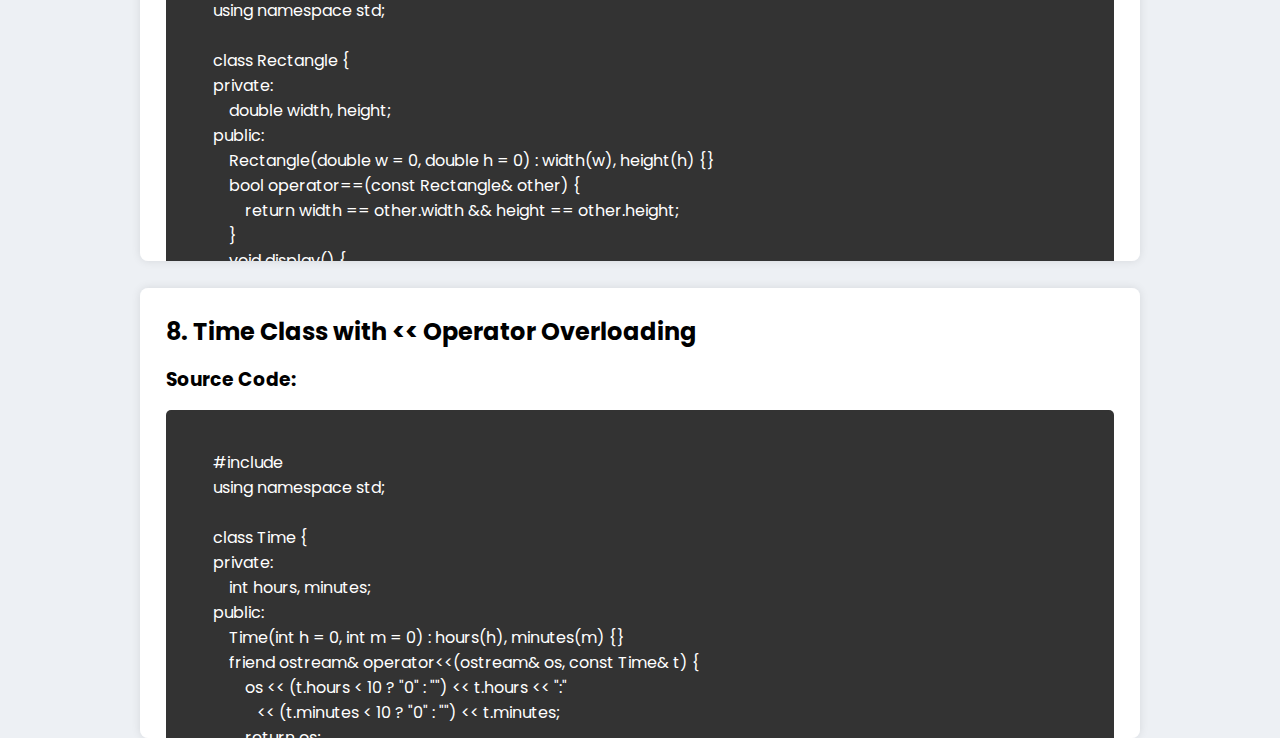
<file: operator-overloading.html>
<!DOCTYPE html>
<html lang="en">
<head>
    <meta charset="UTF-8">
    <meta name="viewport" content="width=device-width, initial-scale=1.0">
    <title>Operator Overloading</title>
    <link rel="stylesheet" href="programmes.css">
</head>
<body>
    <h1>Operator Overloading</h1>
        
        
        <div class="program">
            <h2>1. Complex Class with + Operator Overloading</h2>
            <h3>Source Code:</h3>
            <pre><code>
        #include <iostream>
        using namespace std;
        
        class Complex {
        private:
            double real, imag;
        public:
            Complex(double r = 0, double i = 0) : real(r), imag(i) {}
            Complex operator+(const Complex& other) {
                return Complex(real + other.real, imag + other.imag);
            }
            void display() {
                cout << real << " + " << imag << "i" << endl;
            }
        };
        
        int main() {
            Complex c1(3.5, 2.5), c2(1.5, 4.5);
            Complex c3 = c1 + c2;
            cout << "Result: ";
            c3.display();
            return 0;
        }
            </code></pre>
            <h3>Output:</h3>
            <pre>
        Result: 5 + 7i
            </pre>
        </div>
        
        
        
        <div class="program">
            <h2>2. Fraction Class with + Operator Overloading</h2>
            <h3>Source Code:</h3>
            <pre><code>
        #include <iostream>
        using namespace std;
        
        class Fraction {
        private:
            int num, denom;
            int gcd(int a, int b) {
                while (b != 0) {
                    int temp = b;
                    b = a % b;
                    a = temp;
                }
                return a;
            }
        public:
            Fraction(int n = 0, int d = 1) : num(n), denom(d) {}
            Fraction operator+(const Fraction& other) {
                int newNum = num * other.denom + other.num * denom;
                int newDenom = denom * other.denom;
                int divisor = gcd(newNum, newDenom);
                return Fraction(newNum / divisor, newDenom / divisor);
            }
            void display() {
                cout << num << "/" << denom << endl;
            }
        };
        
        int main() {
            Fraction f1(1, 2), f2(3, 4);
            Fraction f3 = f1 + f2;
            cout << "Result: ";
            f3.display();
            return 0;
        }
            </code></pre>
            <h3>Output:</h3>
            <pre>
        Result: 5/4
            </pre>
        </div>
        
        
        
        <div class="program">
            <h2>3. Matrix Class with * Operator Overloading</h2>
            <h3>Source Code:</h3>
            <pre><code>
        #include <iostream>
        using namespace std;
        
        class Matrix {
        private:
            int rows, cols;
            int data[10][10];
        public:
            Matrix(int r, int c) : rows(r), cols(c) {
                for (int i = 0; i < rows; i++)
                    for (int j = 0; j < cols; j++)
                        data[i][j] = 0;
            }
            void setValue(int i, int j, int val) {
                data[i][j] = val;
            }
            Matrix operator*(const Matrix& other) {
                Matrix result(rows, other.cols);
                for (int i = 0; i < rows; i++) {
                    for (int j = 0; j < other.cols; j++) {
                        for (int k = 0; k < cols; k++) {
                            result.data[i][j] += data[i][k] * other.data[k][j];
                        }
                    }
                }
                return result;
            }
            void display() {
                for (int i = 0; i < rows; i++) {
                    for (int j = 0; j < cols; j++) {
                        cout << data[i][j] << " ";
                    }
                    cout << endl;
                }
            }
        };
        
        int main() {
            Matrix m1(2, 3), m2(3, 2);
            m1.setValue(0, 0, 1); m1.setValue(0, 1, 2); m1.setValue(0, 2, 3);
            m1.setValue(1, 0, 4); m1.setValue(1, 1, 5); m1.setValue(1, 2, 6);
            m2.setValue(0, 0, 7); m2.setValue(0, 1, 8);
            m2.setValue(1, 0, 9); m2.setValue(1, 1, 10);
            m2.setValue(2, 0, 11); m2.setValue(2, 1, 12);
            Matrix m3 = m1 * m2;
            cout << "Result:" << endl;
            m3.display();
            return 0;
        }
            </code></pre>
            <h3>Output:</h3>
            <pre>
        Result:
        58 64 
        139 154 
            </pre>
        </div>
        
        
        
        <div class="program">
            <h2>4. String Class with + Operator Overloading</h2>
            <h3>Source Code:</h3>
            <pre><code>
        #include <iostream>
        #include <cstring>
        using namespace std;
        
        class String {
        private:
            char* str;
        public:
            String(const char* s = "") {
                str = new char[strlen(s) + 1];
                strcpy(str, s);
            }
            ~String() {
                delete[] str;
            }
            String operator+(const String& other) {
                char* temp = new char[strlen(str) + strlen(other.str) + 1];
                strcpy(temp, str);
                strcat(temp, other.str);
                String result(temp);
                delete[] temp;
                return result;
            }
            void display() {
                cout << str << endl;
            }
        };
        
        int main() {
            String s1("Hello"), s2(" World");
            String s3 = s1 + s2;
            cout << "Result: ";
            s3.display();
            return 0;
        }
            </code></pre>
            <h3>Output:</h3>
            <pre>
        Result: Hello World
            </pre>
        </div>
        
        
        
        <div class="program">
            <h2>5. Date Class with < Operator Overloading</h2>
            <h3>Source Code:</h3>
            <pre><code>
        #include <iostream>
        using namespace std;
        
        class Date {
        private:
            int day, month, year;
        public:
            Date(int d = 1, int m = 1, int y = 2000) : day(d), month(m), year(y) {}
            bool operator<(const Date& other) {
                if (year != other.year) return year < other.year;
                if (month != other.month) return month < other.month;
                return day < other.day;
            }
            void display() {
                cout << day << "/" << month << "/" << year << endl;
            }
        };
        
        int main() {
            Date d1(25, 3, 2023), d2(15, 4, 2023);
            if (d1 < d2) {
                cout << "d1 is earlier than d2" << endl;
            } else {
                cout << "d1 is not earlier than d2" << endl;
            }
            return 0;
        }
            </code></pre>
            <h3>Output:</h3>
            <pre>
        d1 is earlier than d2
            </pre>
        </div>
        
        
        
        <div class="program">
            <h2>6. Money Class with + Operator Overloading</h2>
            <h3>Source Code:</h3>
            <pre><code>
        #include <iostream>
        using namespace std;
        
        class Money {
        private:
            int dollars, cents;
        public:
            Money(int d = 0, int c = 0) : dollars(d), cents(c) {}
            Money operator+(const Money& other) {
                int totalCents = cents + other.cents + (dollars + other.dollars) * 100;
                return Money(totalCents / 100, totalCents % 100);
            }
            void display() {
                cout << "$" << dollars << "." << (cents < 10 ? "0" : "") << cents << endl;
            }
        };
        
        int main() {
            Money m1(5, 75), m2(3, 50);
            Money m3 = m1 + m2;
            cout << "Result: ";
            m3.display();
            return 0;
        }
            </code></pre>
            <h3>Output:</h3>
            <pre>
        Result: $9.25
            </pre>
        </div>
        
        
        
        <div class="program">
            <h2>7. Rectangle Class with == Operator Overloading</h2>
            <h3>Source Code:</h3>
            <pre><code>
        #include <iostream>
        using namespace std;
        
        class Rectangle {
        private:
            double width, height;
        public:
            Rectangle(double w = 0, double h = 0) : width(w), height(h) {}
            bool operator==(const Rectangle& other) {
                return width == other.width && height == other.height;
            }
            void display() {
                cout << "Width: " << width << ", Height: " << height << endl;
            }
        };
        
        int main() {
            Rectangle r1(5, 3), r2(5, 3);
            if (r1 == r2) {
                cout << "Rectangles are equal" << endl;
            } else {
                cout << "Rectangles are not equal" << endl;
            }
            return 0;
        }
            </code></pre>
            <h3>Output:</h3>
            <pre>
        Rectangles are equal
            </pre>
        </div>
        
        
        
        <div class="program">
            <h2>8. Time Class with << Operator Overloading</h2>
            <h3>Source Code:</h3>
            <pre><code>
        #include <iostream>
        using namespace std;
        
        class Time {
        private:
            int hours, minutes;
        public:
            Time(int h = 0, int m = 0) : hours(h), minutes(m) {}
            friend ostream& operator<<(ostream& os, const Time& t) {
                os << (t.hours < 10 ? "0" : "") << t.hours << ":"
                   << (t.minutes < 10 ? "0" : "") << t.minutes;
                return os;
            }
        };
        
        int main() {
            Time t(9, 5);
            cout << "Time: " << t << endl;
            return 0;
        }
            </code></pre>
            <h3>Output:</h3>
            <pre>
        Time: 09:05
            </pre>
        </div>
        
</body>
</html>
</file>
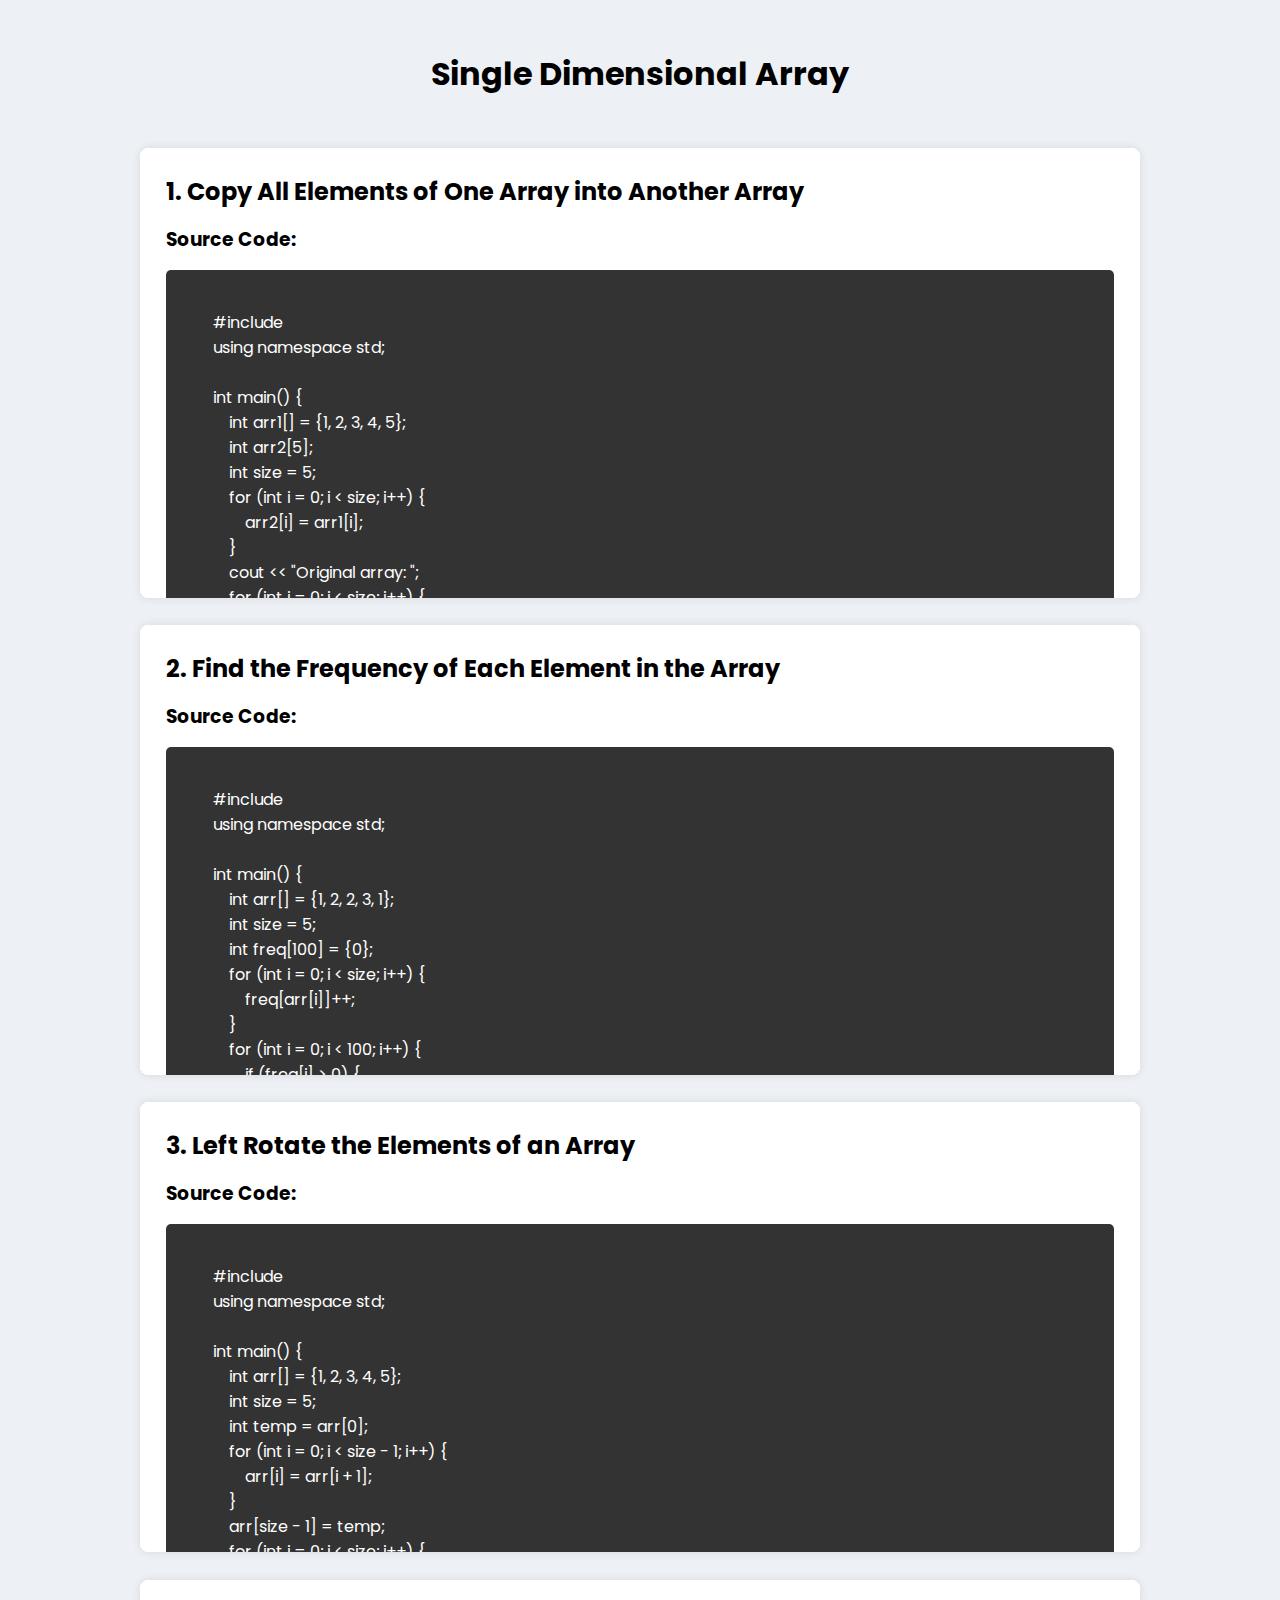
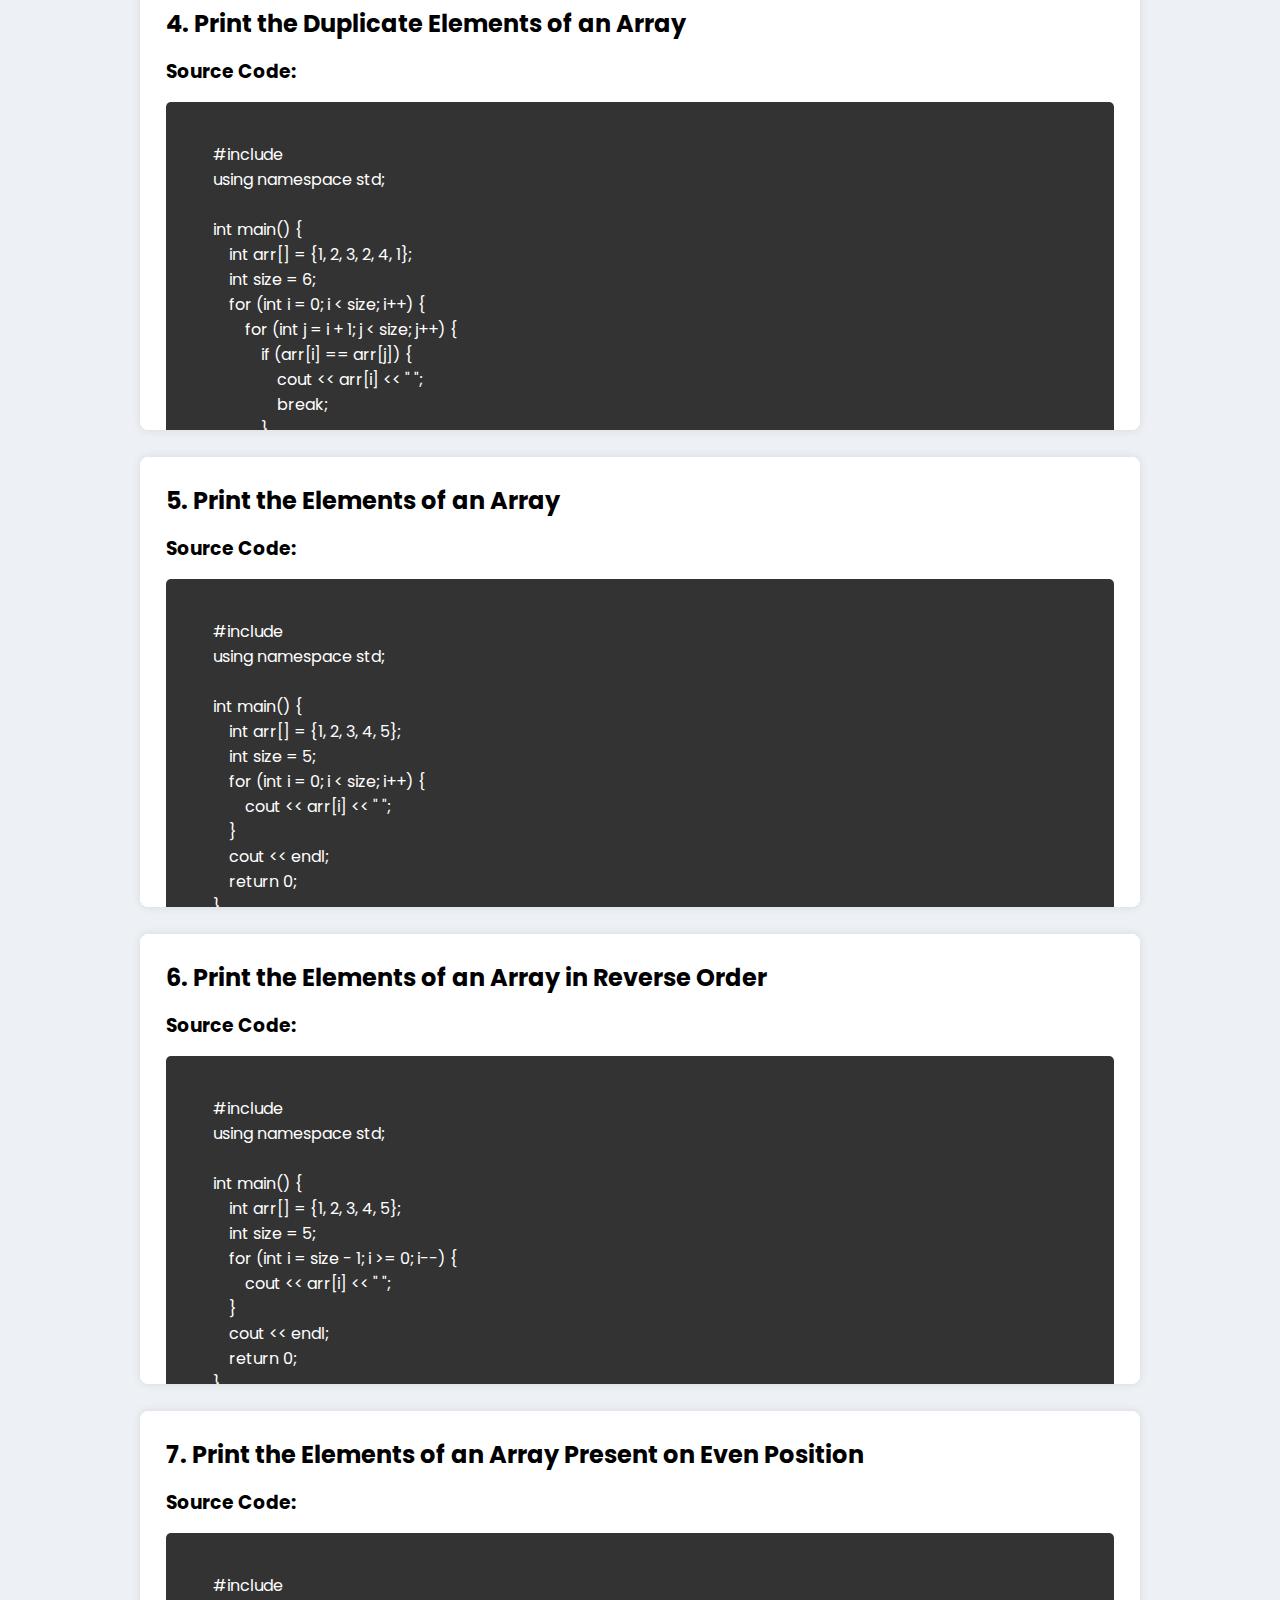
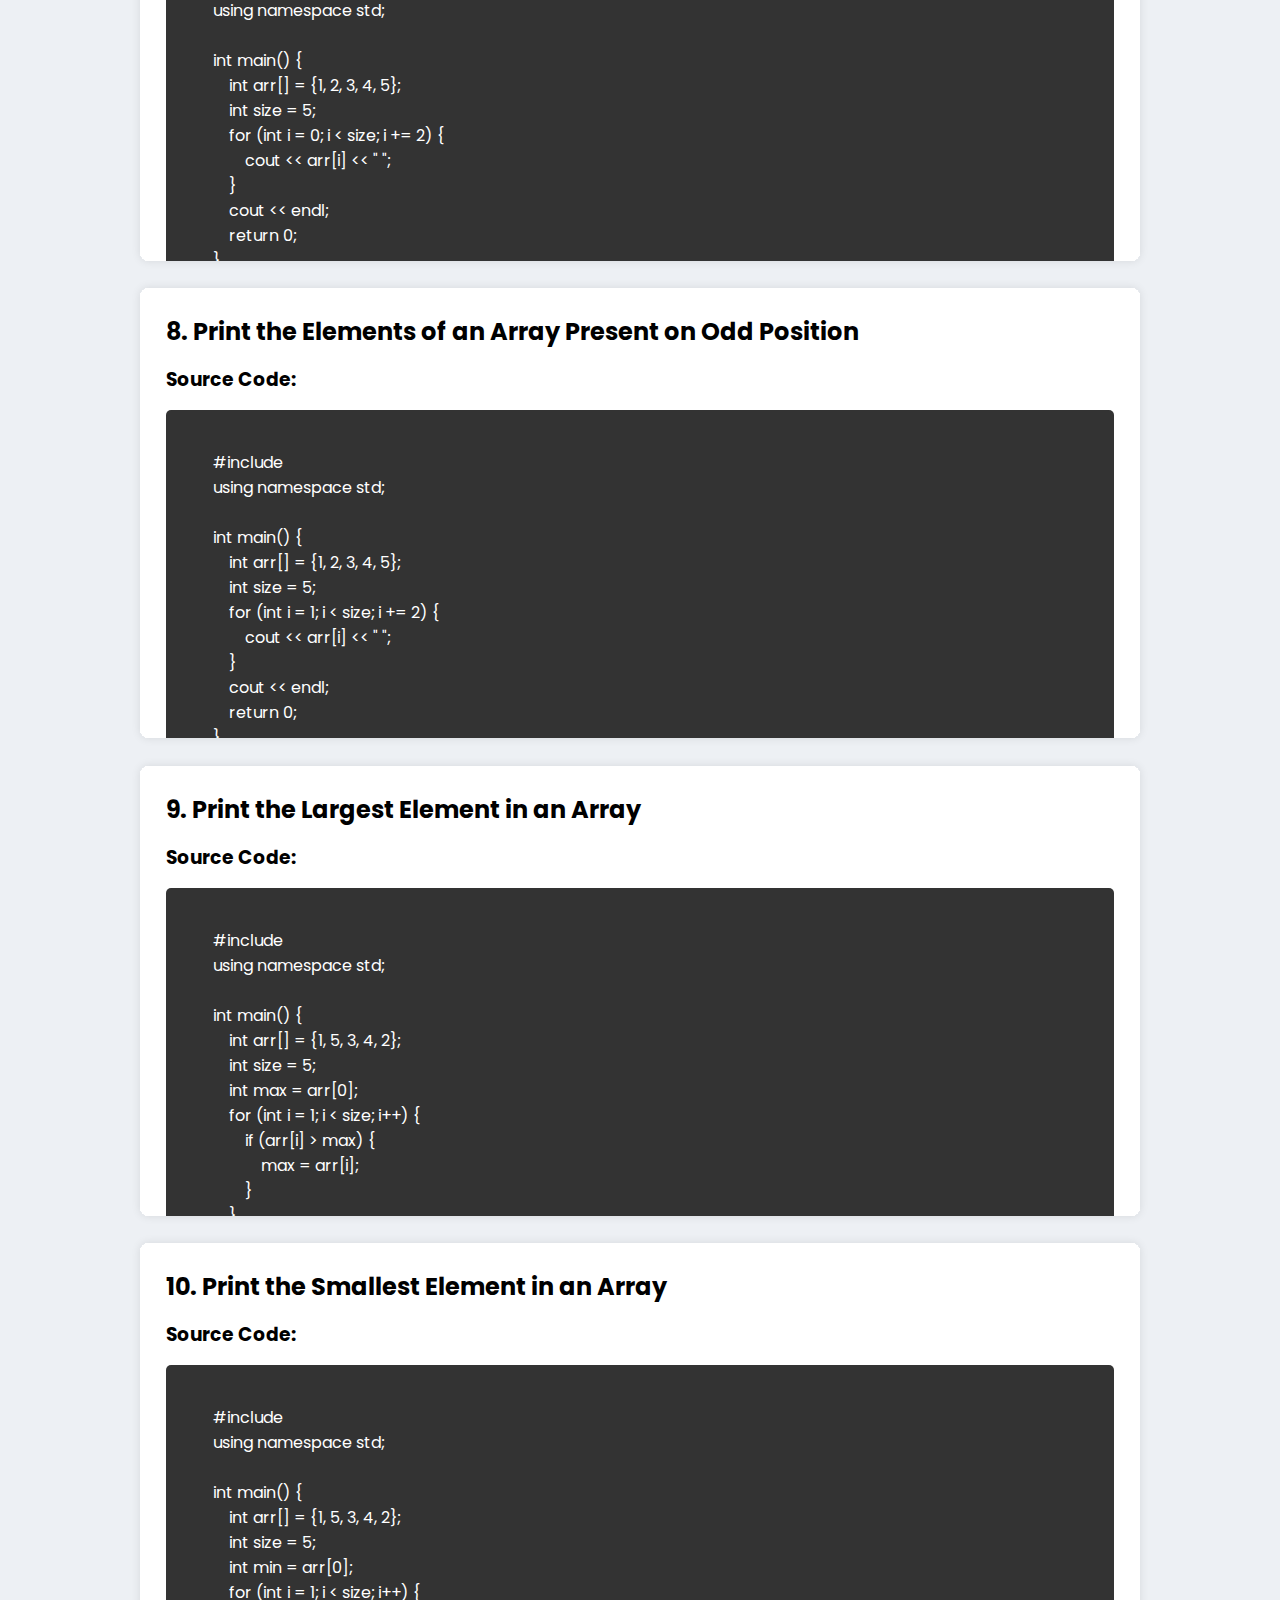
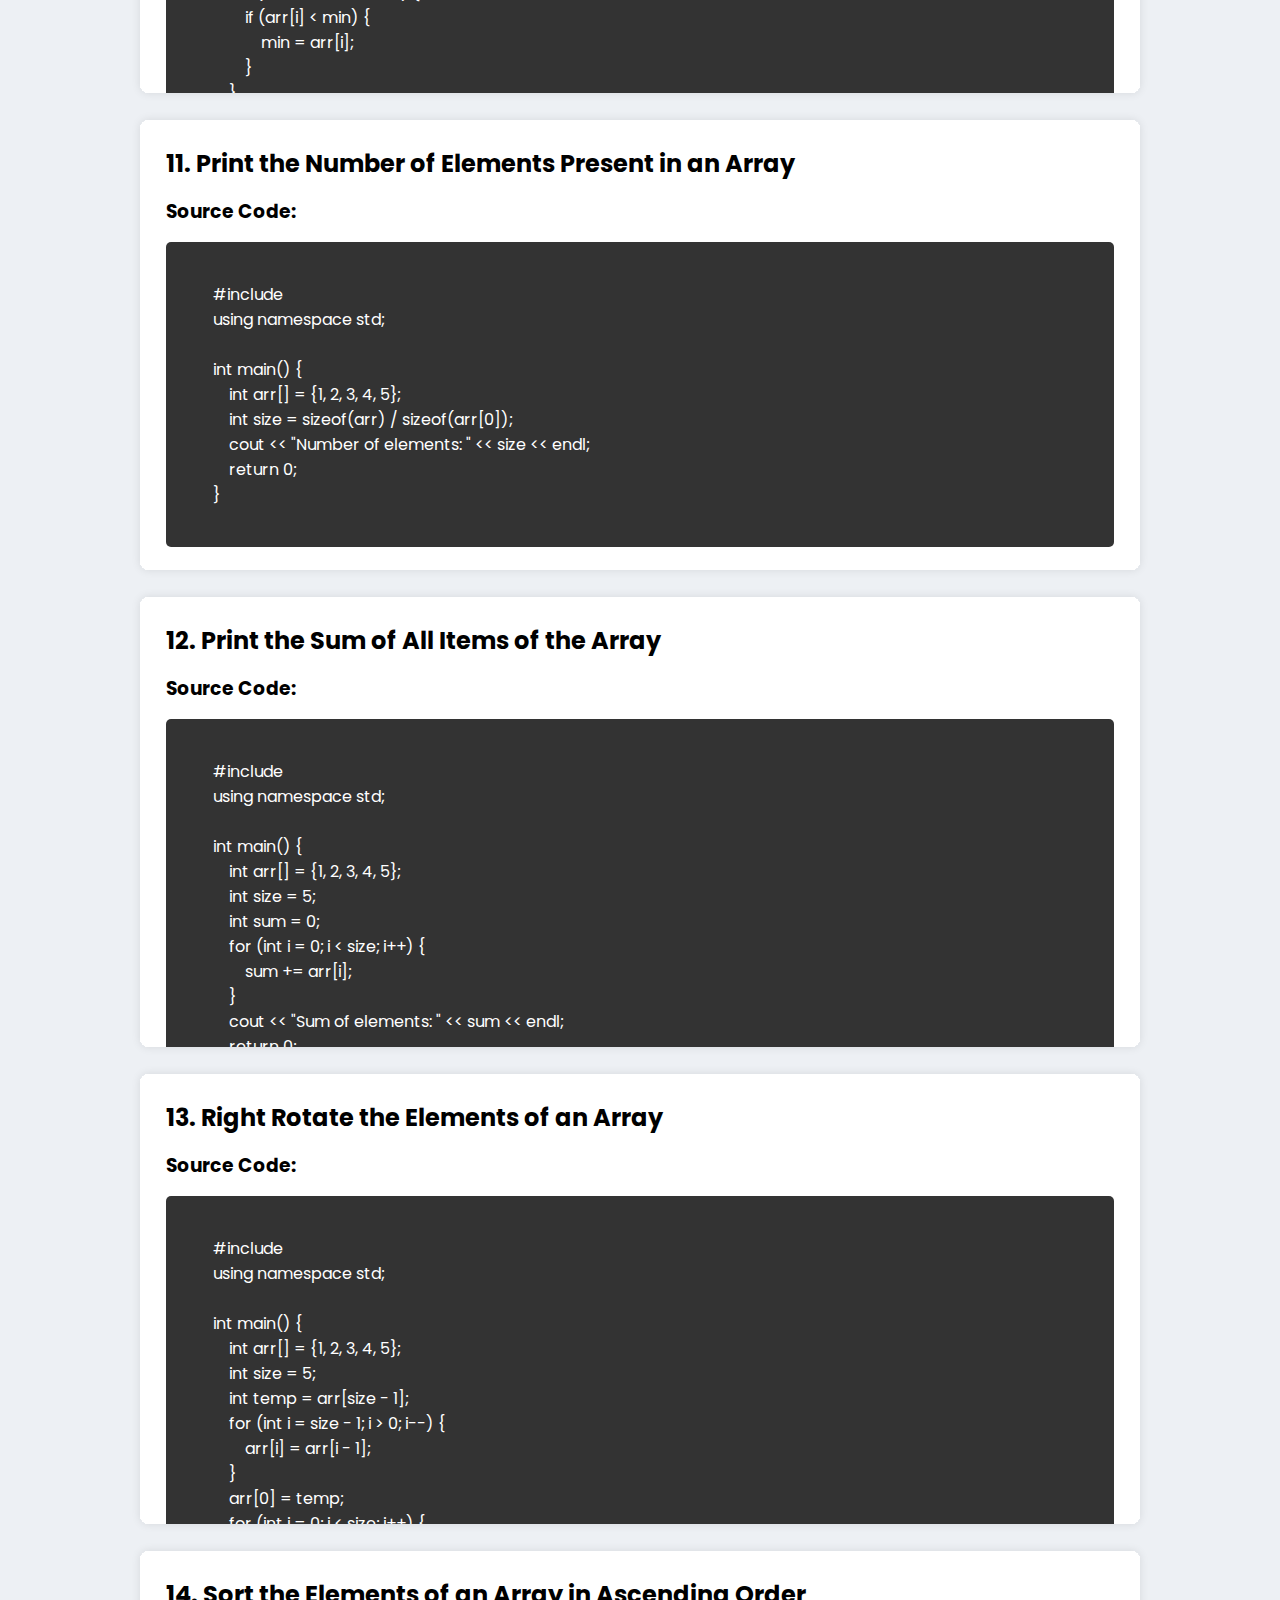
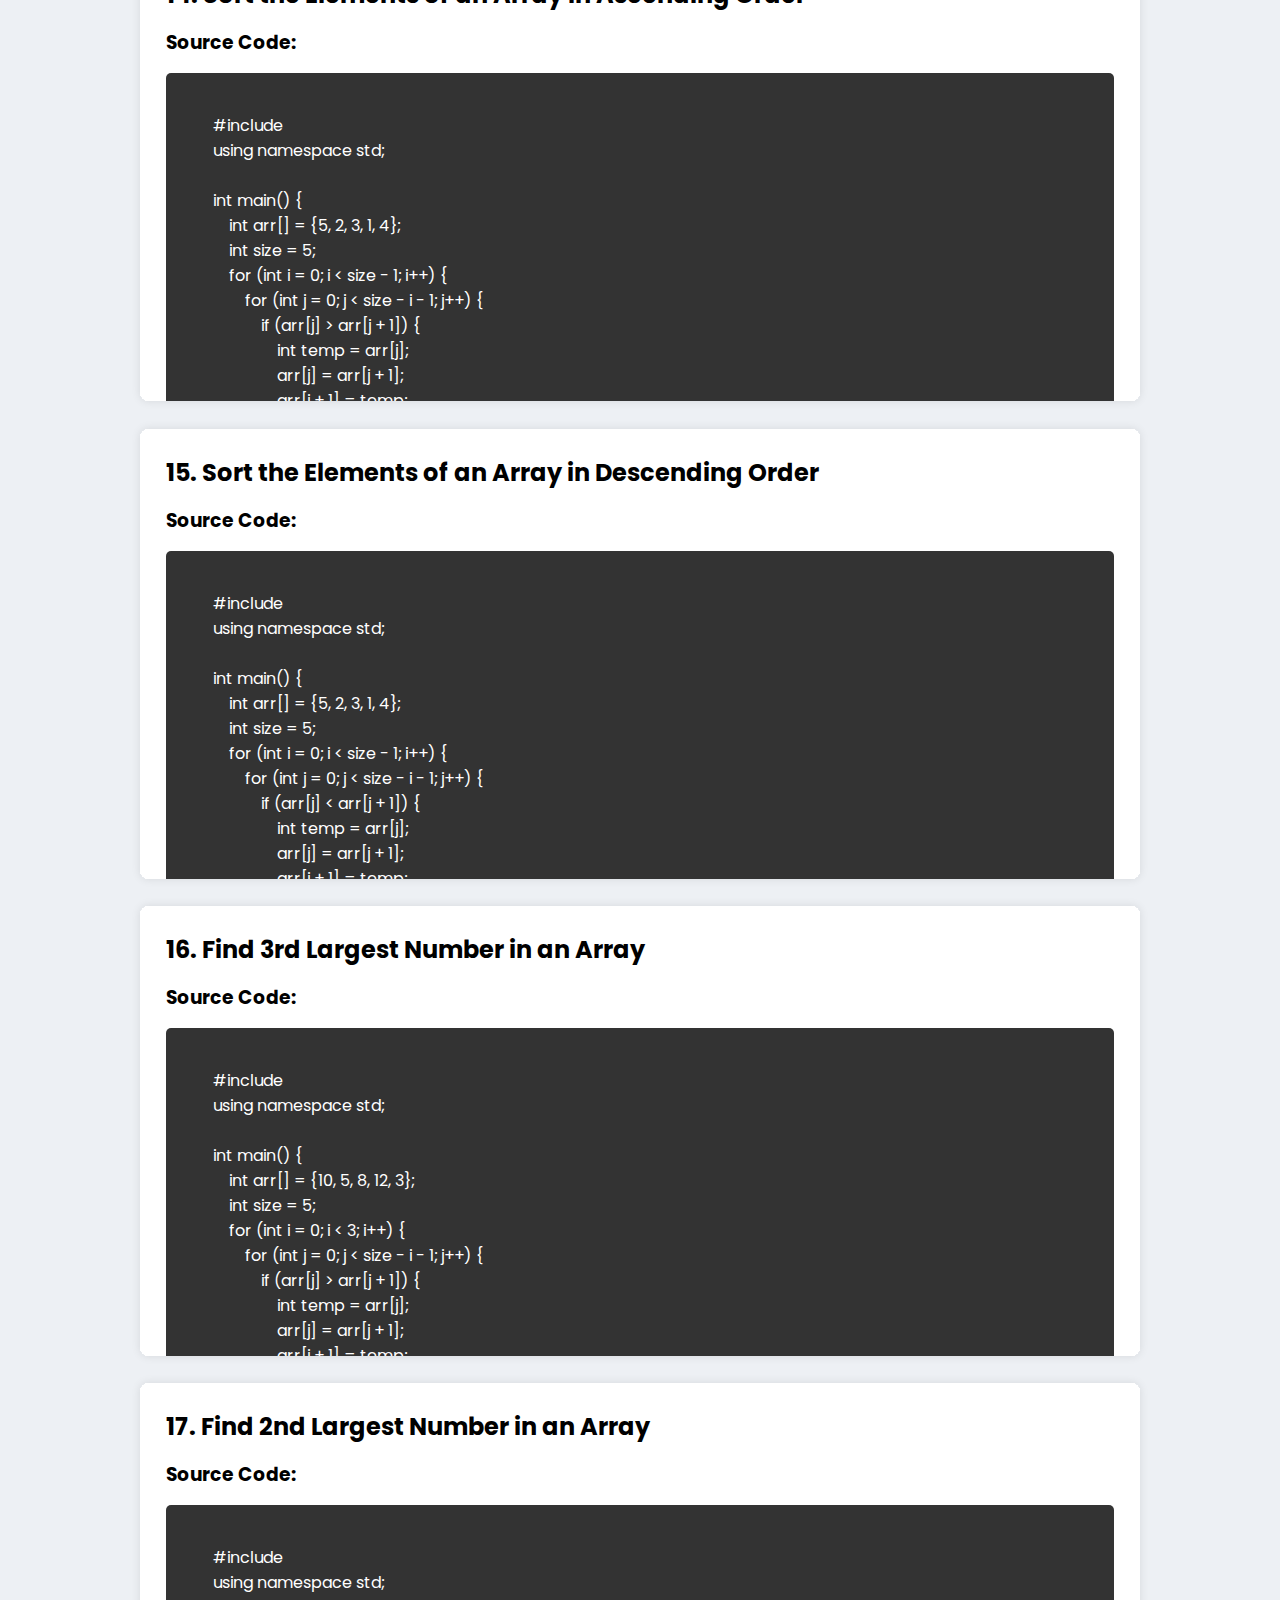
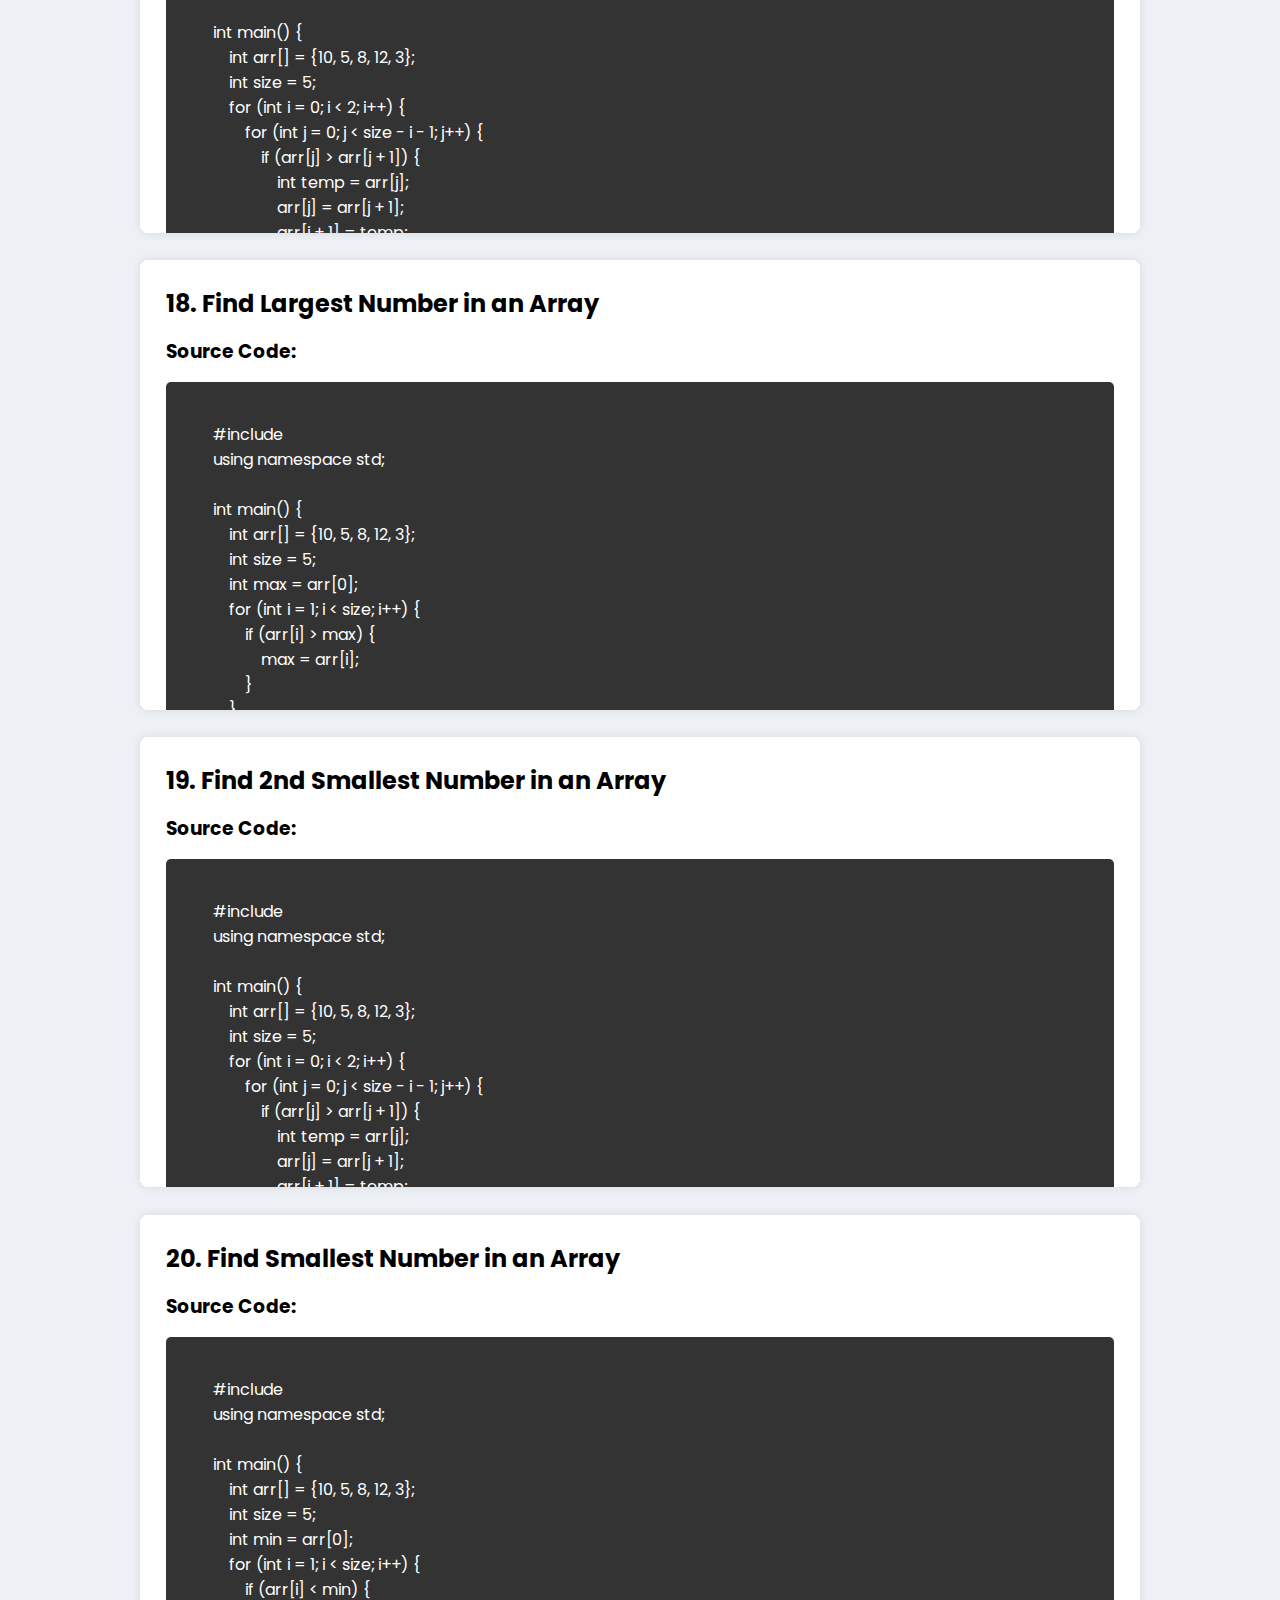
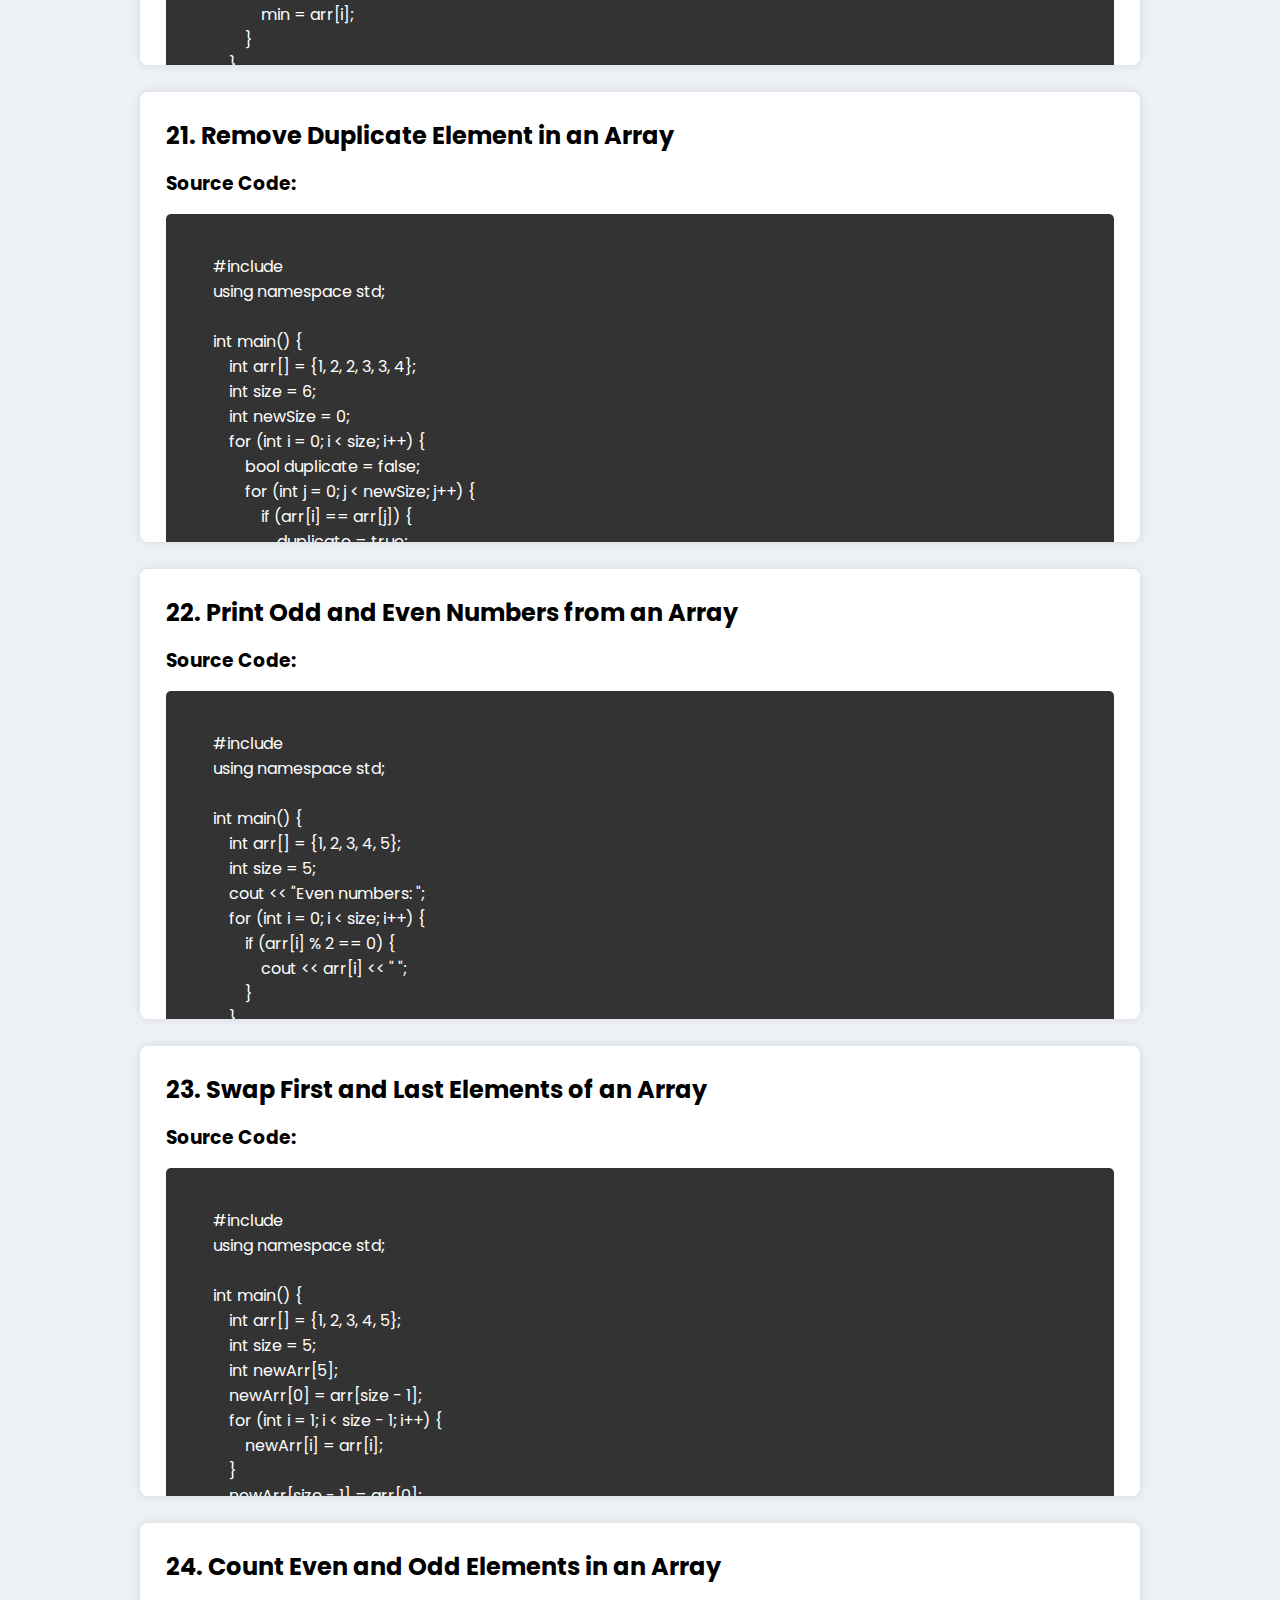
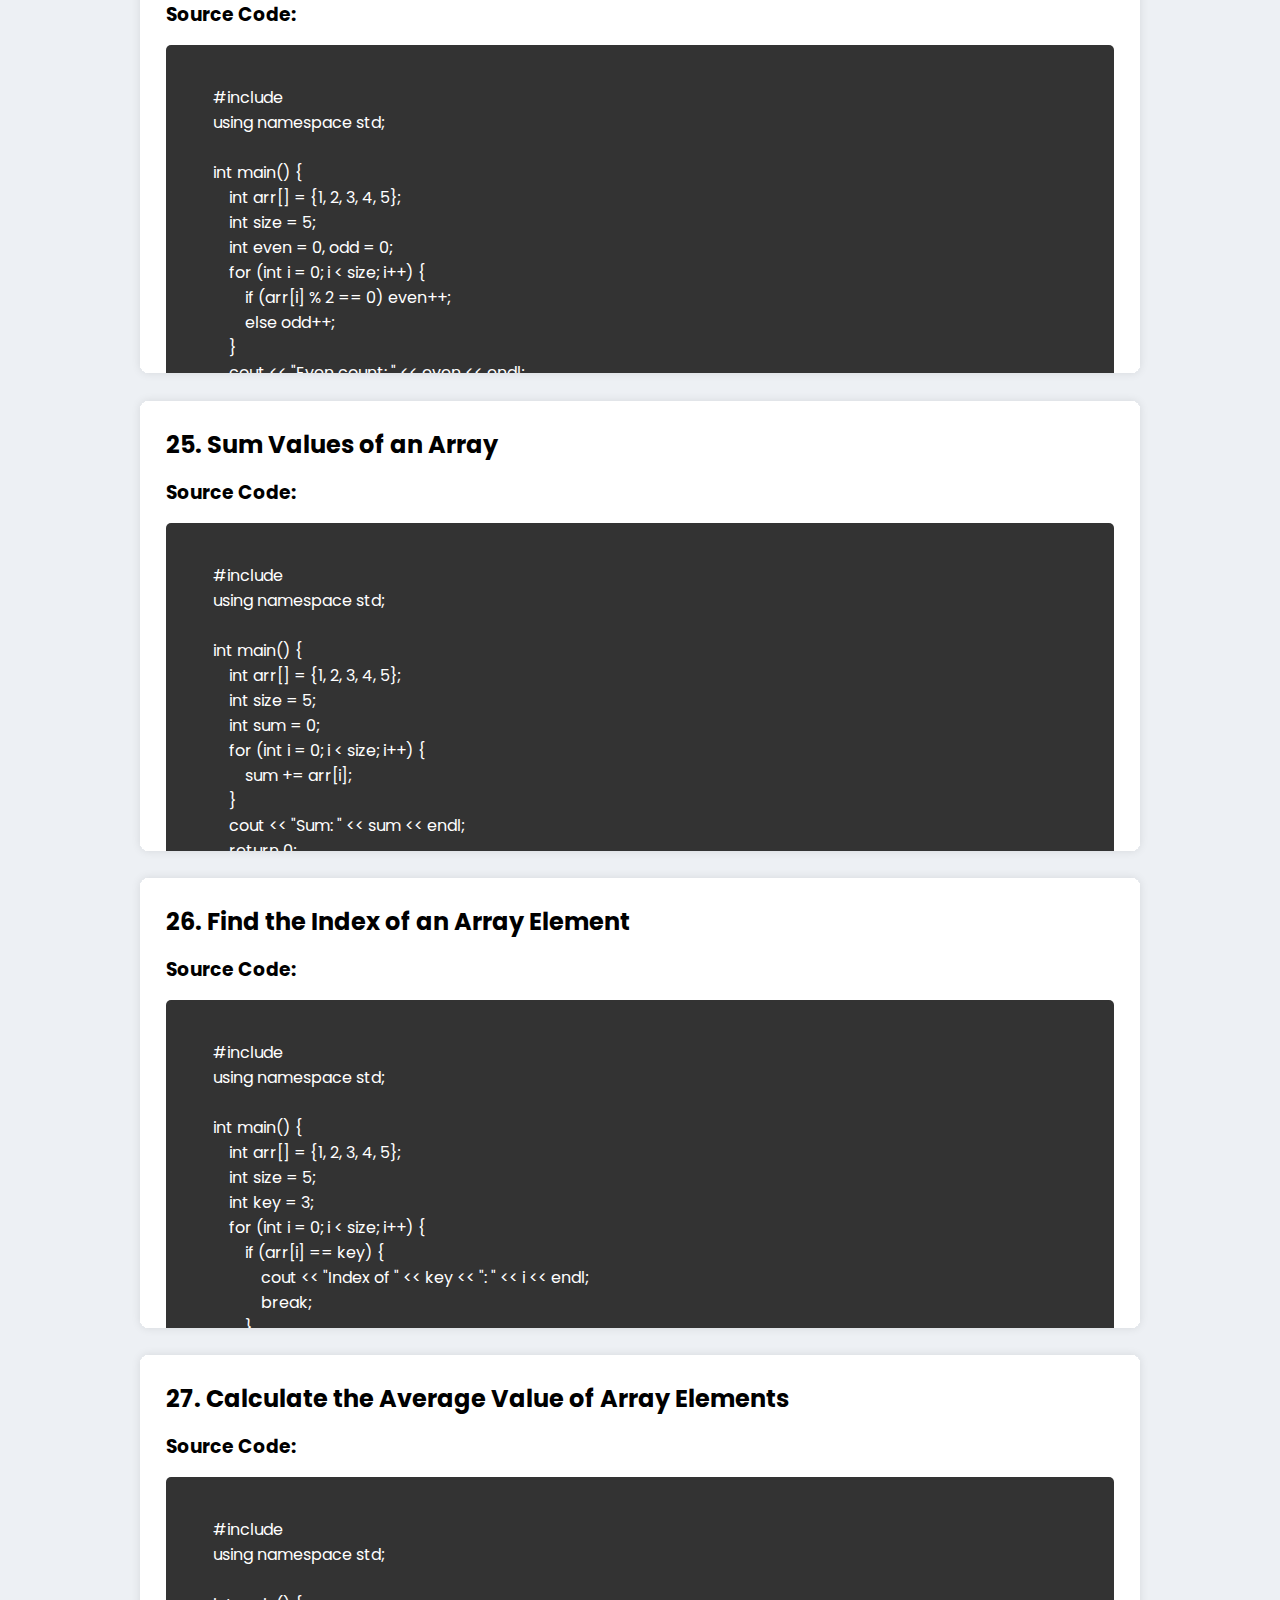
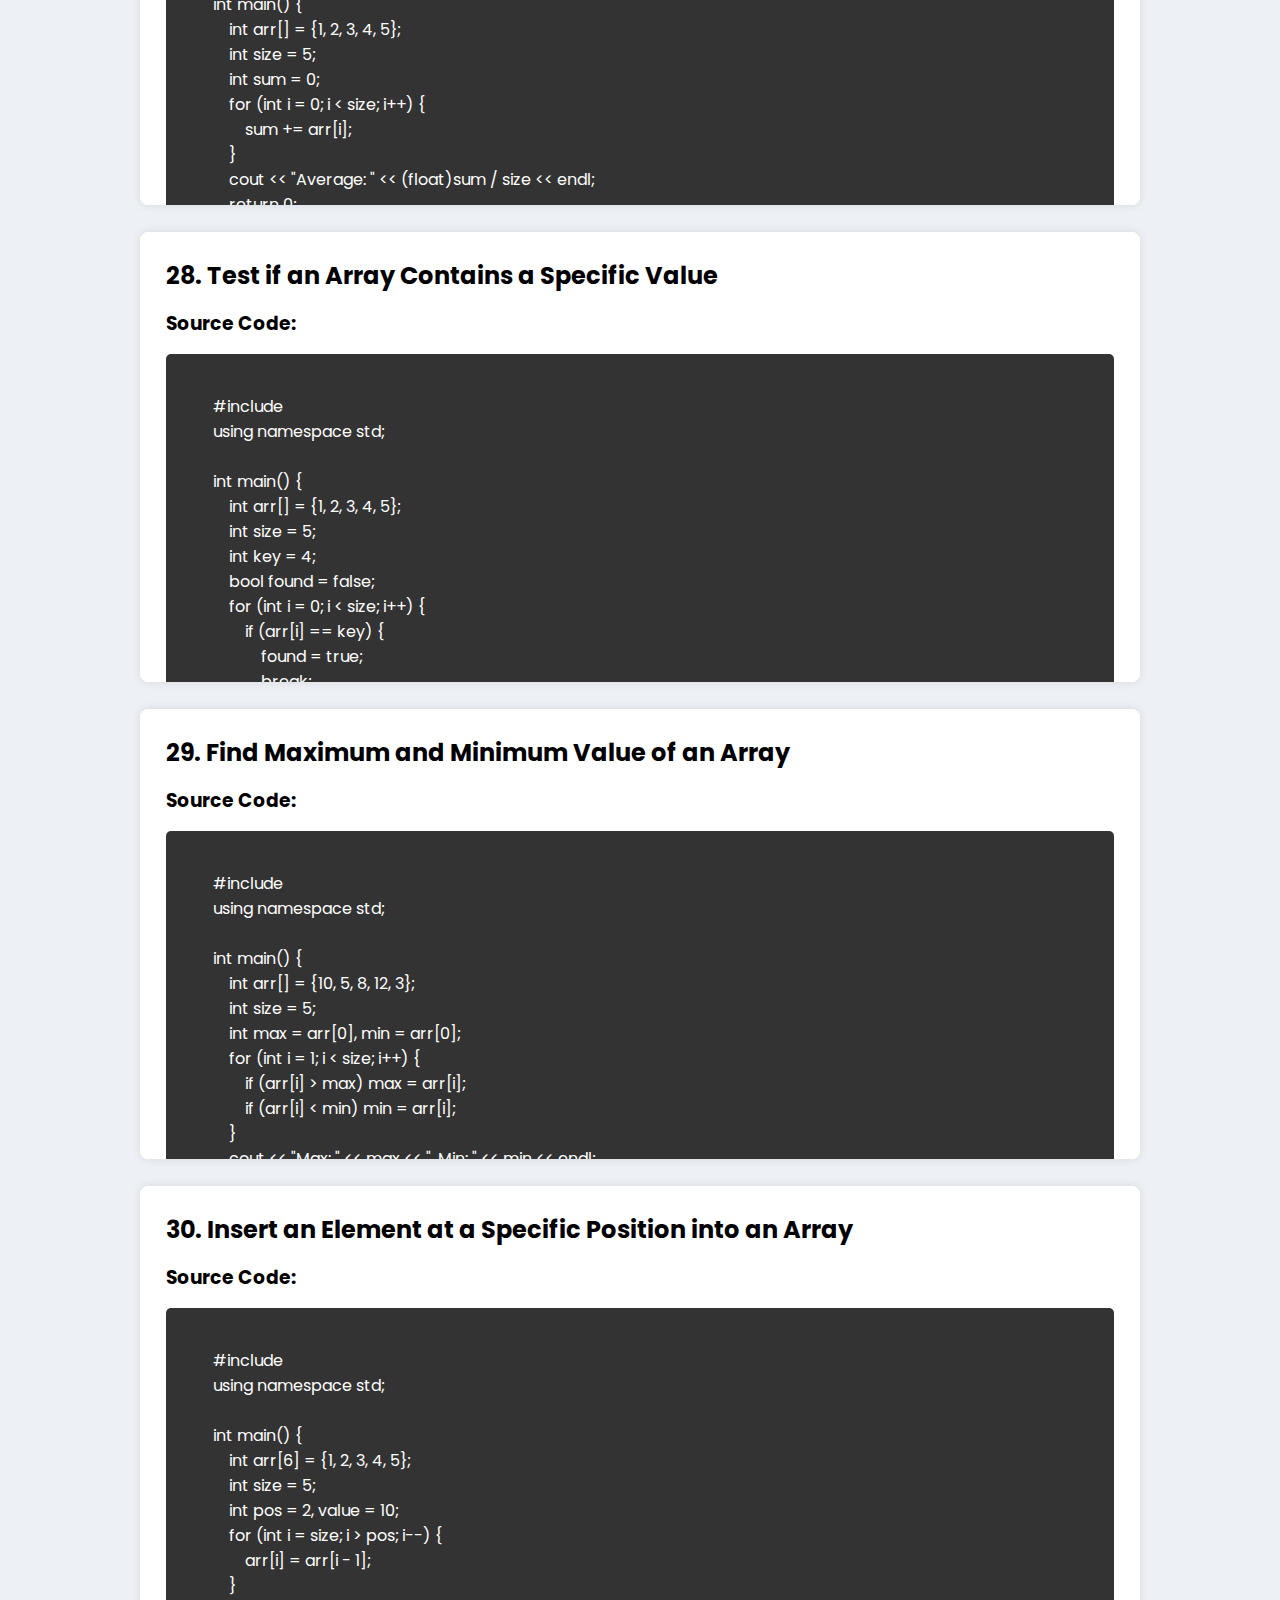
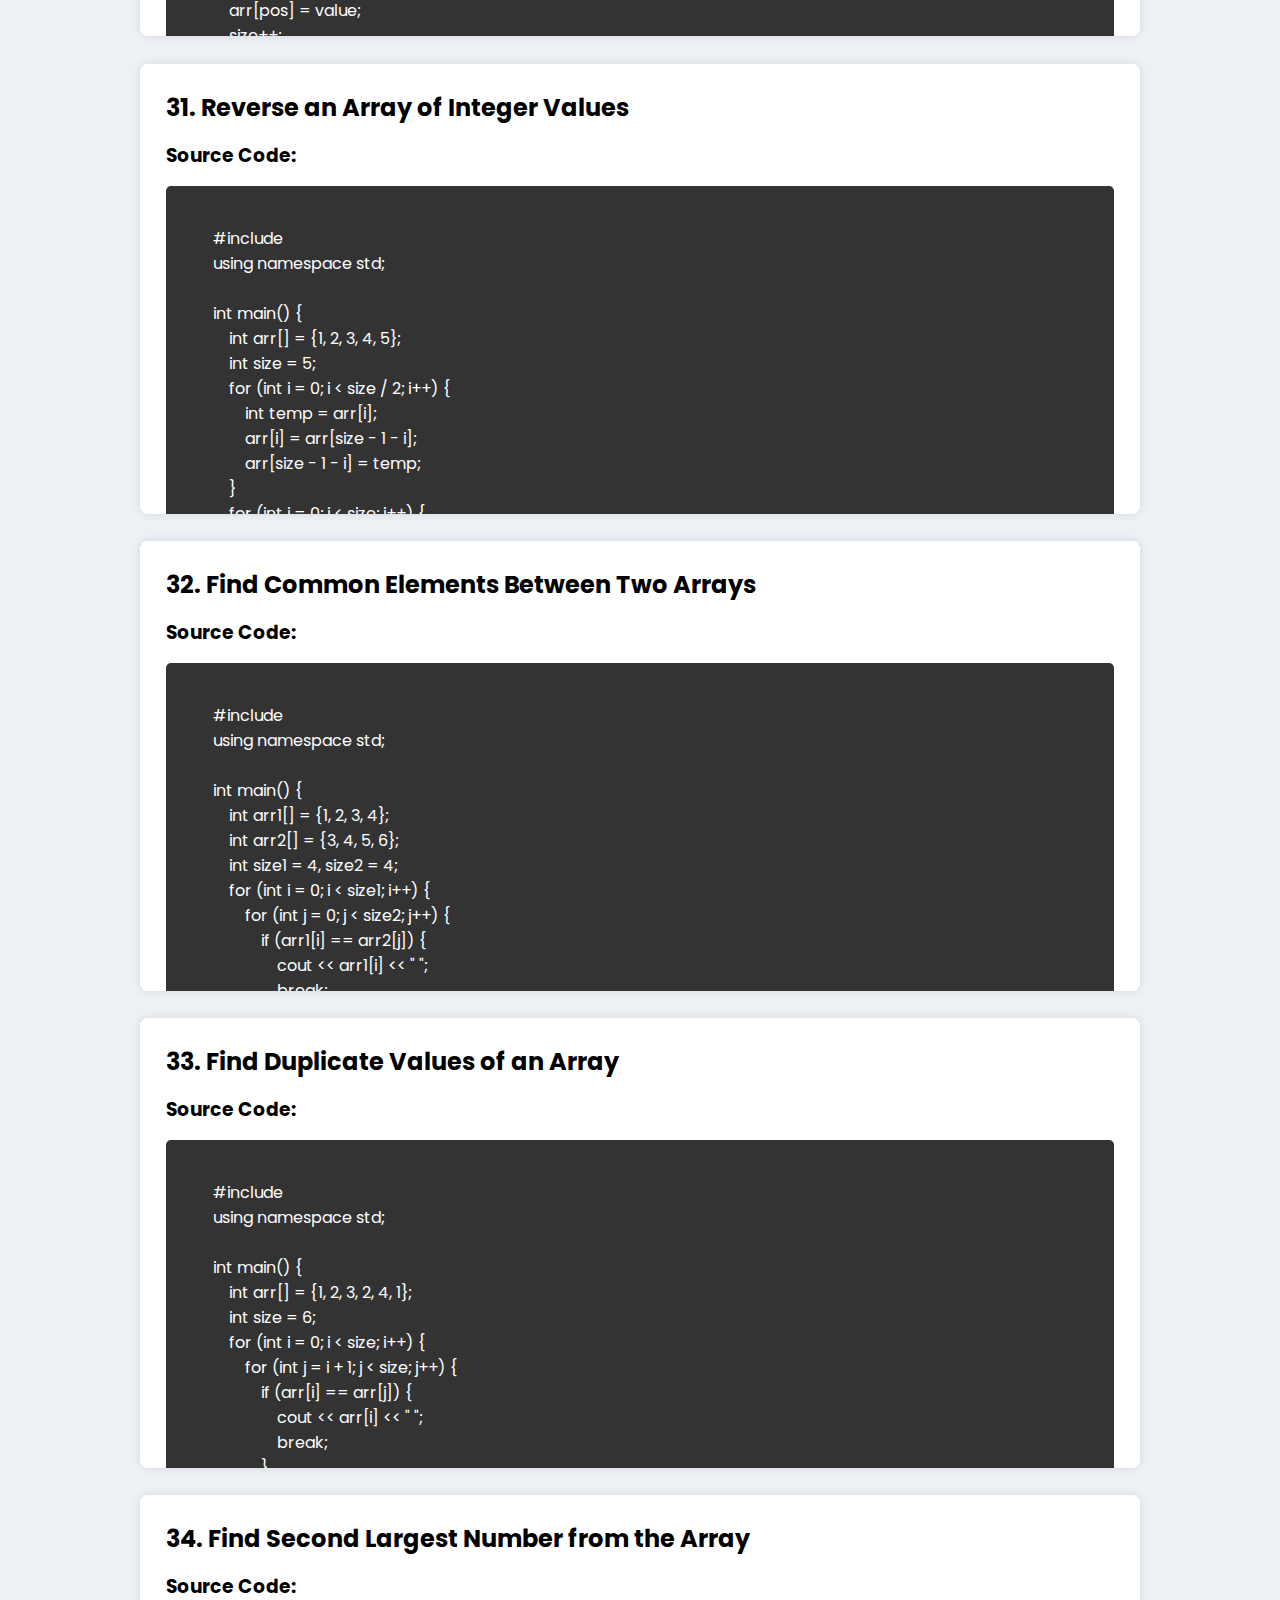
<file: singledimensionalarray.html>
<!DOCTYPE html>
<html lang="en">
<head>
    <meta charset="UTF-8">
    <meta name="viewport" content="width=device-width, initial-scale=1.0">
    <title>Single Dimensional Array</title>
    <link rel="stylesheet" href="programmes.css">
</head>
<body>
    <h1>Single Dimensional Array</h1>
       <div class="program">
            <h2>1. Copy All Elements of One Array into Another Array</h2>
            <h3>Source Code:</h3>
            <pre><code>
        #include <iostream>
        using namespace std;
        
        int main() {
            int arr1[] = {1, 2, 3, 4, 5};
            int arr2[5];
            int size = 5;
            for (int i = 0; i < size; i++) {
                arr2[i] = arr1[i];
            }
            cout << "Original array: ";
            for (int i = 0; i < size; i++) {
                cout << arr1[i] << " ";
            }
            cout << "\nCopied array: ";
            for (int i = 0; i < size; i++) {
                cout << arr2[i] << " ";
            }
            cout << endl;
            return 0;
        }
            </code></pre>
            <h3>Output:</h3>
            <pre>
        Original array: 1 2 3 4 5 
        Copied array: 1 2 3 4 5 
            </pre>
        </div>
        
        
        
        <div class="program">
            <h2>2. Find the Frequency of Each Element in the Array</h2>
            <h3>Source Code:</h3>
            <pre><code>
        #include <iostream>
        using namespace std;
        
        int main() {
            int arr[] = {1, 2, 2, 3, 1};
            int size = 5;
            int freq[100] = {0};
            for (int i = 0; i < size; i++) {
                freq[arr[i]]++;
            }
            for (int i = 0; i < 100; i++) {
                if (freq[i] > 0) {
                    cout << "Element " << i << " occurs " << freq[i] << " times" << endl;
                }
            }
            return 0;
        }
            </code></pre>
            <h3>Output:</h3>
            <pre>
        Element 1 occurs 2 times
        Element 2 occurs 2 times
        Element 3 occurs 1 times
            </pre>
        </div>
        
        
        
        <div class="program">
            <h2>3. Left Rotate the Elements of an Array</h2>
            <h3>Source Code:</h3>
            <pre><code>
        #include <iostream>
        using namespace std;
        
        int main() {
            int arr[] = {1, 2, 3, 4, 5};
            int size = 5;
            int temp = arr[0];
            for (int i = 0; i < size - 1; i++) {
                arr[i] = arr[i + 1];
            }
            arr[size - 1] = temp;
            for (int i = 0; i < size; i++) {
                cout << arr[i] << " ";
            }
            cout << endl;
            return 0;
        }
            </code></pre>
            <h3>Output:</h3>
            <pre>
        2 3 4 5 1 
            </pre>
        </div>
        
        
        
        <div class="program">
            <h2>4. Print the Duplicate Elements of an Array</h2>
            <h3>Source Code:</h3>
            <pre><code>
        #include <iostream>
        using namespace std;
        
        int main() {
            int arr[] = {1, 2, 3, 2, 4, 1};
            int size = 6;
            for (int i = 0; i < size; i++) {
                for (int j = i + 1; j < size; j++) {
                    if (arr[i] == arr[j]) {
                        cout << arr[i] << " ";
                        break;
                    }
                }
            }
            cout << endl;
            return 0;
        }
            </code></pre>
            <h3>Output:</h3>
            <pre>
        1 2 
            </pre>
        </div>
        
        
        
        <div class="program">
            <h2>5. Print the Elements of an Array</h2>
            <h3>Source Code:</h3>
            <pre><code>
        #include <iostream>
        using namespace std;
        
        int main() {
            int arr[] = {1, 2, 3, 4, 5};
            int size = 5;
            for (int i = 0; i < size; i++) {
                cout << arr[i] << " ";
            }
            cout << endl;
            return 0;
        }
            </code></pre>
            <h3>Output:</h3>
            <pre>
        1 2 3 4 5 
            </pre>
        </div>
        
        
        
        <div class="program">
            <h2>6. Print the Elements of an Array in Reverse Order</h2>
            <h3>Source Code:</h3>
            <pre><code>
        #include <iostream>
        using namespace std;
        
        int main() {
            int arr[] = {1, 2, 3, 4, 5};
            int size = 5;
            for (int i = size - 1; i >= 0; i--) {
                cout << arr[i] << " ";
            }
            cout << endl;
            return 0;
        }
            </code></pre>
            <h3>Output:</h3>
            <pre>
        5 4 3 2 1 
            </pre>
        </div>
        
        
        
        <div class="program">
            <h2>7. Print the Elements of an Array Present on Even Position</h2>
            <h3>Source Code:</h3>
            <pre><code>
        #include <iostream>
        using namespace std;
        
        int main() {
            int arr[] = {1, 2, 3, 4, 5};
            int size = 5;
            for (int i = 0; i < size; i += 2) {
                cout << arr[i] << " ";
            }
            cout << endl;
            return 0;
        }
            </code></pre>
            <h3>Output:</h3>
            <pre>
        1 3 5 
            </pre>
        </div>
        
        
        
        <div class="program">
            <h2>8. Print the Elements of an Array Present on Odd Position</h2>
            <h3>Source Code:</h3>
            <pre><code>
        #include <iostream>
        using namespace std;
        
        int main() {
            int arr[] = {1, 2, 3, 4, 5};
            int size = 5;
            for (int i = 1; i < size; i += 2) {
                cout << arr[i] << " ";
            }
            cout << endl;
            return 0;
        }
            </code></pre>
            <h3>Output:</h3>
            <pre>
        2 4 
            </pre>
        </div>
        
        
        
        <div class="program">
            <h2>9. Print the Largest Element in an Array</h2>
            <h3>Source Code:</h3>
            <pre><code>
        #include <iostream>
        using namespace std;
        
        int main() {
            int arr[] = {1, 5, 3, 4, 2};
            int size = 5;
            int max = arr[0];
            for (int i = 1; i < size; i++) {
                if (arr[i] > max) {
                    max = arr[i];
                }
            }
            cout << "Largest element: " << max << endl;
            return 0;
        }
            </code></pre>
            <h3>Output:</h3>
            <pre>
        Largest element: 5
            </pre>
        </div>
        
        
        
        <div class="program">
            <h2>10. Print the Smallest Element in an Array</h2>
            <h3>Source Code:</h3>
            <pre><code>
        #include <iostream>
        using namespace std;
        
        int main() {
            int arr[] = {1, 5, 3, 4, 2};
            int size = 5;
            int min = arr[0];
            for (int i = 1; i < size; i++) {
                if (arr[i] < min) {
                    min = arr[i];
                }
            }
            cout << "Smallest element: " << min << endl;
            return 0;
        }
            </code></pre>
            <h3>Output:</h3>
            <pre>
        Smallest element: 1
            </pre>
        </div>
        
        
        
        <div class="program">
            <h2>11. Print the Number of Elements Present in an Array</h2>
            <h3>Source Code:</h3>
            <pre><code>
        #include <iostream>
        using namespace std;
        
        int main() {
            int arr[] = {1, 2, 3, 4, 5};
            int size = sizeof(arr) / sizeof(arr[0]);
            cout << "Number of elements: " << size << endl;
            return 0;
        }
            </code></pre>
            <h3>Output:</h3>
            <pre>
        Number of elements: 5
            </pre>
        </div>
        
        
        
        <div class="program">
            <h2>12. Print the Sum of All Items of the Array</h2>
            <h3>Source Code:</h3>
            <pre><code>
        #include <iostream>
        using namespace std;
        
        int main() {
            int arr[] = {1, 2, 3, 4, 5};
            int size = 5;
            int sum = 0;
            for (int i = 0; i < size; i++) {
                sum += arr[i];
            }
            cout << "Sum of elements: " << sum << endl;
            return 0;
        }
            </code></pre>
            <h3>Output:</h3>
            <pre>
        Sum of elements: 15
            </pre>
        </div>
        
        
        
        <div class="program">
            <h2>13. Right Rotate the Elements of an Array</h2>
            <h3>Source Code:</h3>
            <pre><code>
        #include <iostream>
        using namespace std;
        
        int main() {
            int arr[] = {1, 2, 3, 4, 5};
            int size = 5;
            int temp = arr[size - 1];
            for (int i = size - 1; i > 0; i--) {
                arr[i] = arr[i - 1];
            }
            arr[0] = temp;
            for (int i = 0; i < size; i++) {
                cout << arr[i] << " ";
            }
            cout << endl;
            return 0;
        }
            </code></pre>
            <h3>Output:</h3>
            <pre>
        5 1 2 3 4 
            </pre>
        </div>
        
        
        
        <div class="program">
            <h2>14. Sort the Elements of an Array in Ascending Order</h2>
            <h3>Source Code:</h3>
            <pre><code>
        #include <iostream>
        using namespace std;
        
        int main() {
            int arr[] = {5, 2, 3, 1, 4};
            int size = 5;
            for (int i = 0; i < size - 1; i++) {
                for (int j = 0; j < size - i - 1; j++) {
                    if (arr[j] > arr[j + 1]) {
                        int temp = arr[j];
                        arr[j] = arr[j + 1];
                        arr[j + 1] = temp;
                    }
                }
            }
            for (int i = 0; i < size; i++) {
                cout << arr[i] << " ";
            }
            cout << endl;
            return 0;
        }
            </code></pre>
            <h3>Output:</h3>
            <pre>
        1 2 3 4 5 
            </pre>
        </div>
        
        
        
        <div class="program">
            <h2>15. Sort the Elements of an Array in Descending Order</h2>
            <h3>Source Code:</h3>
            <pre><code>
        #include <iostream>
        using namespace std;
        
        int main() {
            int arr[] = {5, 2, 3, 1, 4};
            int size = 5;
            for (int i = 0; i < size - 1; i++) {
                for (int j = 0; j < size - i - 1; j++) {
                    if (arr[j] < arr[j + 1]) {
                        int temp = arr[j];
                        arr[j] = arr[j + 1];
                        arr[j + 1] = temp;
                    }
                }
            }
            for (int i = 0; i < size; i++) {
                cout << arr[i] << " ";
            }
            cout << endl;
            return 0;
        }
            </code></pre>
            <h3>Output:</h3>
            <pre>
        5 4 3 2 1 
            </pre>
        </div>
        
        
        
        <div class="program">
            <h2>16. Find 3rd Largest Number in an Array</h2>
            <h3>Source Code:</h3>
            <pre><code>
        #include <iostream>
        using namespace std;
        
        int main() {
            int arr[] = {10, 5, 8, 12, 3};
            int size = 5;
            for (int i = 0; i < 3; i++) {
                for (int j = 0; j < size - i - 1; j++) {
                    if (arr[j] > arr[j + 1]) {
                        int temp = arr[j];
                        arr[j] = arr[j + 1];
                        arr[j + 1] = temp;
                    }
                }
            }
            cout << "3rd Largest: " << arr[size - 3] << endl;
            return 0;
        }
            </code></pre>
            <h3>Output:</h3>
            <pre>
        3rd Largest: 8
            </pre>
        </div>
        
        
        
        <div class="program">
            <h2>17. Find 2nd Largest Number in an Array</h2>
            <h3>Source Code:</h3>
            <pre><code>
        #include <iostream>
        using namespace std;
        
        int main() {
            int arr[] = {10, 5, 8, 12, 3};
            int size = 5;
            for (int i = 0; i < 2; i++) {
                for (int j = 0; j < size - i - 1; j++) {
                    if (arr[j] > arr[j + 1]) {
                        int temp = arr[j];
                        arr[j] = arr[j + 1];
                        arr[j + 1] = temp;
                    }
                }
            }
            cout << "2nd Largest: " << arr[size - 2] << endl;
            return 0;
        }
            </code></pre>
            <h3>Output:</h3>
            <pre>
        2nd Largest: 10
            </pre>
        </div>
        
        
        
        <div class="program">
            <h2>18. Find Largest Number in an Array</h2>
            <h3>Source Code:</h3>
            <pre><code>
        #include <iostream>
        using namespace std;
        
        int main() {
            int arr[] = {10, 5, 8, 12, 3};
            int size = 5;
            int max = arr[0];
            for (int i = 1; i < size; i++) {
                if (arr[i] > max) {
                    max = arr[i];
                }
            }
            cout << "Largest: " << max << endl;
            return 0;
        }
            </code></pre>
            <h3>Output:</h3>
            <pre>
        Largest: 12
            </pre>
        </div>
        
        
        
        <div class="program">
            <h2>19. Find 2nd Smallest Number in an Array</h2>
            <h3>Source Code:</h3>
            <pre><code>
        #include <iostream>
        using namespace std;
        
        int main() {
            int arr[] = {10, 5, 8, 12, 3};
            int size = 5;
            for (int i = 0; i < 2; i++) {
                for (int j = 0; j < size - i - 1; j++) {
                    if (arr[j] > arr[j + 1]) {
                        int temp = arr[j];
                        arr[j] = arr[j + 1];
                        arr[j + 1] = temp;
                    }
                }
            }
            cout << "2nd Smallest: " << arr[1] << endl;
            return 0;
        }
            </code></pre>
            <h3>Output:</h3>
            <pre>
        2nd Smallest: 5
            </pre>
        </div>
        
        
        
        <div class="program">
            <h2>20. Find Smallest Number in an Array</h2>
            <h3>Source Code:</h3>
            <pre><code>
        #include <iostream>
        using namespace std;
        
        int main() {
            int arr[] = {10, 5, 8, 12, 3};
            int size = 5;
            int min = arr[0];
            for (int i = 1; i < size; i++) {
                if (arr[i] < min) {
                    min = arr[i];
                }
            }
            cout << "Smallest: " << min << endl;
            return 0;
        }
            </code></pre>
            <h3>Output:</h3>
            <pre>
        Smallest: 3
            </pre>
        </div>
        
        
        
        <div class="program">
            <h2>21. Remove Duplicate Element in an Array</h2>
            <h3>Source Code:</h3>
            <pre><code>
        #include <iostream>
        using namespace std;
        
        int main() {
            int arr[] = {1, 2, 2, 3, 3, 4};
            int size = 6;
            int newSize = 0;
            for (int i = 0; i < size; i++) {
                bool duplicate = false;
                for (int j = 0; j < newSize; j++) {
                    if (arr[i] == arr[j]) {
                        duplicate = true;
                        break;
                    }
                }
                if (!duplicate) {
                    arr[newSize++] = arr[i];
                }
            }
            for (int i = 0; i < newSize; i++) {
                cout << arr[i] << " ";
            }
            cout << endl;
            return 0;
        }
            </code></pre>
            <h3>Output:</h3>
            <pre>
        1 2 3 4 
            </pre>
        </div>
        
        
        
        <div class="program">
            <h2>22. Print Odd and Even Numbers from an Array</h2>
            <h3>Source Code:</h3>
            <pre><code>
        #include <iostream>
        using namespace std;
        
        int main() {
            int arr[] = {1, 2, 3, 4, 5};
            int size = 5;
            cout << "Even numbers: ";
            for (int i = 0; i < size; i++) {
                if (arr[i] % 2 == 0) {
                    cout << arr[i] << " ";
                }
            }
            cout << "\nOdd numbers: ";
            for (int i = 0; i < size; i++) {
                if (arr[i] % 2 != 0) {
                    cout << arr[i] << " ";
                }
            }
            cout << endl;
            return 0;
        }
            </code></pre>
            <h3>Output:</h3>
            <pre>
        Even numbers: 2 4 
        Odd numbers: 1 3 5 
            </pre>
        </div>
        
        
        
        <div class="program">
            <h2>23. Swap First and Last Elements of an Array</h2>
            <h3>Source Code:</h3>
            <pre><code>
        #include <iostream>
        using namespace std;
        
        int main() {
            int arr[] = {1, 2, 3, 4, 5};
            int size = 5;
            int newArr[5];
            newArr[0] = arr[size - 1];
            for (int i = 1; i < size - 1; i++) {
                newArr[i] = arr[i];
            }
            newArr[size - 1] = arr[0];
            for (int i = 0; i < size; i++) {
                cout << newArr[i] << " ";
            }
            cout << endl;
            return 0;
        }
            </code></pre>
            <h3>Output:</h3>
            <pre>
        5 2 3 4 1 
            </pre>
        </div>
        
        
        
        <div class="program">
            <h2>24. Count Even and Odd Elements in an Array</h2>
            <h3>Source Code:</h3>
            <pre><code>
        #include <iostream>
        using namespace std;
        
        int main() {
            int arr[] = {1, 2, 3, 4, 5};
            int size = 5;
            int even = 0, odd = 0;
            for (int i = 0; i < size; i++) {
                if (arr[i] % 2 == 0) even++;
                else odd++;
            }
            cout << "Even count: " << even << endl;
            cout << "Odd count: " << odd << endl;
            return 0;
        }
            </code></pre>
            <h3>Output:</h3>
            <pre>
        Even count: 2
        Odd count: 3
            </pre>
        </div>
        
        
        
        <div class="program">
            <h2>25. Sum Values of an Array</h2>
            <h3>Source Code:</h3>
            <pre><code>
        #include <iostream>
        using namespace std;
        
        int main() {
            int arr[] = {1, 2, 3, 4, 5};
            int size = 5;
            int sum = 0;
            for (int i = 0; i < size; i++) {
                sum += arr[i];
            }
            cout << "Sum: " << sum << endl;
            return 0;
        }
            </code></pre>
            <h3>Output:</h3>
            <pre>
        Sum: 15
            </pre>
        </div>
        
        
        
        <div class="program">
            <h2>26. Find the Index of an Array Element</h2>
            <h3>Source Code:</h3>
            <pre><code>
        #include <iostream>
        using namespace std;
        
        int main() {
            int arr[] = {1, 2, 3, 4, 5};
            int size = 5;
            int key = 3;
            for (int i = 0; i < size; i++) {
                if (arr[i] == key) {
                    cout << "Index of " << key << ": " << i << endl;
                    break;
                }
            }
            return 0;
        }
            </code></pre>
            <h3>Output:</h3>
            <pre>
        Index of 3: 2
            </pre>
        </div>
        
        
        
        <div class="program">
            <h2>27. Calculate the Average Value of Array Elements</h2>
            <h3>Source Code:</h3>
            <pre><code>
        #include <iostream>
        using namespace std;
        
        int main() {
            int arr[] = {1, 2, 3, 4, 5};
            int size = 5;
            int sum = 0;
            for (int i = 0; i < size; i++) {
                sum += arr[i];
            }
            cout << "Average: " << (float)sum / size << endl;
            return 0;
        }
            </code></pre>
            <h3>Output:</h3>
            <pre>
        Average: 3
            </pre>
        </div>
        
        
        
        <div class="program">
            <h2>28. Test if an Array Contains a Specific Value</h2>
            <h3>Source Code:</h3>
            <pre><code>
        #include <iostream>
        using namespace std;
        
        int main() {
            int arr[] = {1, 2, 3, 4, 5};
            int size = 5;
            int key = 4;
            bool found = false;
            for (int i = 0; i < size; i++) {
                if (arr[i] == key) {
                    found = true;
                    break;
                }
            }
            cout << (found ? "Value found" : "Value not found") << endl;
            return 0;
        }
            </code></pre>
            <h3>Output:</h3>
            <pre>
        Value found
            </pre>
        </div>
        
        
        
        <div class="program">
            <h2>29. Find Maximum and Minimum Value of an Array</h2>
            <h3>Source Code:</h3>
            <pre><code>
        #include <iostream>
        using namespace std;
        
        int main() {
            int arr[] = {10, 5, 8, 12, 3};
            int size = 5;
            int max = arr[0], min = arr[0];
            for (int i = 1; i < size; i++) {
                if (arr[i] > max) max = arr[i];
                if (arr[i] < min) min = arr[i];
            }
            cout << "Max: " << max << ", Min: " << min << endl;
            return 0;
        }
            </code></pre>
            <h3>Output:</h3>
            <pre>
        Max: 12, Min: 3
            </pre>
        </div>
        
        
        
        <div class="program">
            <h2>30. Insert an Element at a Specific Position into an Array</h2>
            <h3>Source Code:</h3>
            <pre><code>
        #include <iostream>
        using namespace std;
        
        int main() {
            int arr[6] = {1, 2, 3, 4, 5};
            int size = 5;
            int pos = 2, value = 10;
            for (int i = size; i > pos; i--) {
                arr[i] = arr[i - 1];
            }
            arr[pos] = value;
            size++;
            for (int i = 0; i < size; i++) {
                cout << arr[i] << " ";
            }
            cout << endl;
            return 0;
        }
            </code></pre>
            <h3>Output:</h3>
            <pre>
        1 2 10 3 4 5 
            </pre>
        </div>
        
        
        
        <div class="program">
            <h2>31. Reverse an Array of Integer Values</h2>
            <h3>Source Code:</h3>
            <pre><code>
        #include <iostream>
        using namespace std;
        
        int main() {
            int arr[] = {1, 2, 3, 4, 5};
            int size = 5;
            for (int i = 0; i < size / 2; i++) {
                int temp = arr[i];
                arr[i] = arr[size - 1 - i];
                arr[size - 1 - i] = temp;
            }
            for (int i = 0; i < size; i++) {
                cout << arr[i] << " ";
            }
            cout << endl;
            return 0;
        }
            </code></pre>
            <h3>Output:</h3>
            <pre>
        5 4 3 2 1 
            </pre>
        </div>
        
        
        
        <div class="program">
            <h2>32. Find Common Elements Between Two Arrays</h2>
            <h3>Source Code:</h3>
            <pre><code>
        #include <iostream>
        using namespace std;
        
        int main() {
            int arr1[] = {1, 2, 3, 4};
            int arr2[] = {3, 4, 5, 6};
            int size1 = 4, size2 = 4;
            for (int i = 0; i < size1; i++) {
                for (int j = 0; j < size2; j++) {
                    if (arr1[i] == arr2[j]) {
                        cout << arr1[i] << " ";
                        break;
                    }
                }
            }
            cout << endl;
            return 0;
        }
            </code></pre>
            <h3>Output:</h3>
            <pre>
        3 4 
            </pre>
        </div>
        
        
        
        <div class="program">
            <h2>33. Find Duplicate Values of an Array</h2>
            <h3>Source Code:</h3>
            <pre><code>
        #include <iostream>
        using namespace std;
        
        int main() {
            int arr[] = {1, 2, 3, 2, 4, 1};
            int size = 6;
            for (int i = 0; i < size; i++) {
                for (int j = i + 1; j < size; j++) {
                    if (arr[i] == arr[j]) {
                        cout << arr[i] << " ";
                        break;
                    }
                }
            }
            cout << endl;
            return 0;
        }
            </code></pre>
            <h3>Output:</h3>
            <pre>
        1 2 
            </pre>
        </div>
        
        
        
        <div class="program">
            <h2>34. Find Second Largest Number from the Array</h2>
            <h3>Source Code:</h3>
            <pre><code>
        #include <iostream>
        using namespace std;
        
        int main() {
            int arr[] = {10, 5, 8, 12, 3};
            int size = 5;
            for (int i = 0; i < 2; i++) {
                for (int j = 0; j < size - i - 1; j++) {
                    if (arr[j] > arr[j + 1]) {
                        int temp = arr[j];
                        arr[j] = arr[j + 1];
                        arr[j + 1] = temp;
                    }
                }
            }
            cout << "Second Largest: " << arr[size - 2] << endl;
            return 0;
        }
            </code></pre>
            <h3>Output:</h3>
            <pre>
        Second Largest: 10
            </pre>
        </div>
        
        
        
        <div class="program">
            <h2>35. Find Second Lowest Number from the Array</h2>
            <h3>Source Code:</h3>
            <pre><code>
        #include <iostream>
        using namespace std;
        
        int main() {
            int arr[] = {10, 5, 8, 12, 3};
            int size = 5;
            for (int i = 0; i < 2; i++) {
                for (int j = 0; j < size - i - 1; j++) {
                    if (arr[j] > arr[j + 1]) {
                        int temp = arr[j];
                        arr[j] = arr[j + 1];
                        arr[j + 1] = temp;
                    }
                }
            }
            cout << "Second Lowest: " << arr[1] << endl;
            return 0;
        }
            </code></pre>
            <h3>Output:</h3>
            <pre>
        Second Lowest: 5
            </pre>
        </div>
        
        
        
        <div class="program">
            <h2>36. Find Number of Even and Odd Integers in an Array</h2>
            <h3>Source Code:</h3>
            <pre><code>
        #include <iostream>
        using namespace std;
        
        int main() {
            int arr[] = {1, 2, 3, 4, 5};
            int size = 5;
            int even = 0, odd = 0;
            for (int i = 0; i < size; i++) {
                if (arr[i] % 2 == 0) even++;
                else odd++;
            }
            cout << "Even: " << even << ", Odd: " << odd << endl;
            return 0;
        }
            </code></pre>
            <h3>Output:</h3>
            <pre>
        Even: 2, Odd: 3
            </pre>
        </div>
        
        
        
        <div class="program">
            <h2>37. Get Difference Between Largest and Smallest Values</h2>
            <h3>Source Code:</h3>
            <pre><code>
        #include <iostream>
        using namespace std;
        
        int main() {
            int arr[] = {10, 5, 8, 12, 3};
            int size = 5;
            int max = arr[0], min = arr[0];
            for (int i = 1; i < size; i++) {
                if (arr[i] > max) max = arr[i];
                if (arr[i] < min) min = arr[i];
            }
            cout << "Difference: " << max - min << endl;
            return 0;
        }
            </code></pre>
            <h3>Output:</h3>
            <pre>
        Difference: 9
            </pre>
        </div>
        
        
        
        <div class="program">
            <h2>38. Segregate 0s on Left and 1s on Right</h2>
            <h3>Source Code:</h3>
            <pre><code>
        #include <iostream>
        using namespace std;
        
        int main() {
            int arr[] = {0, 1, 0, 1, 1, 0};
            int size = 6;
            int left = 0, right = size - 1;
            while (left < right) {
                while (arr[left] == 0 && left < right) left++;
                while (arr[right] == 1 && left < right) right--;
                if (left < right) {
                    arr[left] = 0;
                    arr[right] = 1;
                    left++;
                    right--;
                }
            }
            for (int i = 0; i < size; i++) {
                cout << arr[i] << " ";
            }
            cout << endl;
            return 0;
        }
            </code></pre>
            <h3>Output:</h3>
            <pre>
        0 0 0 1 1 1 
            </pre>
        </div>
        
        
        
        <div class="program">
            <h2>39. Cyclically Rotate an Array Clockwise by One</h2>
            <h3>Source Code:</h3>
            <pre><code>
        #include <iostream>
        using namespace std;
        
        int main() {
            int arr[] = {1, 2, 3, 4, 5};
            int size = 5;
            int temp = arr[size - 1];
            for (int i = size - 1; i > 0; i--) {
                arr[i] = arr[i - 1];
            }
            arr[0] = temp;
            for (int i = 0; i < size; i++) {
                cout << arr[i] << " ";
            }
            cout << endl;
            return 0;
        }
            </code></pre>
            <h3>Output:</h3>
            <pre>
        5 1 2 3 4 
            </pre>
        </div>
        
        
        
        <div class="program">
            <h2>40. Print All Unique Elements in an Array</h2>
            <h3>Source Code:</h3>
            <pre><code>
        #include <iostream>
        using namespace std;
        
        int main() {
            int arr[] = {1, 2, 2, 3, 3, 4};
            int size = 6;
            for (int i = 0; i < size; i++) {
                bool isUnique = true;
                for (int j = 0; j < size; j++) {
                    if (i != j && arr[i] == arr[j]) {
                        isUnique = false;
                        break;
                    }
                }
                if (isUnique) {
                    cout << arr[i] << " ";
                }
            }
            cout << endl;
            return 0;
        }
            </code></pre>
            <h3>Output:</h3>
            <pre>
        1 4 
            </pre>
        </div>
        
        
        
        <div class="program">
            <h2>41. Sort the Array in Ascending Order</h2>
            <h3>Source Code:</h3>
            <pre><code>
        #include <iostream>
        using namespace std;
        
        int main() {
            int arr[] = {5, 2, 3, 1, 4};
            int size = 5;
            for (int i = 0; i < size - 1; i++) {
                for (int j = 0; j < size - i - 1; j++) {
                    if (arr[j] > arr[j + 1]) {
                        int temp = arr[j];
                        arr[j] = arr[j + 1];
                        arr[j + 1] = temp;
                    }
                }
            }
            for (int i = 0; i < size; i++) {
                cout << arr[i] << " ";
            }
            cout << endl;
            return 0;
        }
            </code></pre>
            <h3>Output:</h3>
            <pre>
        1 2 3 4 5 
            </pre>
        </div>
        
        
        
        <div class="program">
            <h2>42. Sort the Array in Descending Order</h2>
            <h3>Source Code:</h3>
            <pre><code>
        #include <iostream>
        using namespace std;
        
        int main() {
            int arr[] = {5, 2, 3, 1, 4};
            int size = 5;
            for (int i = 0; i < size - 1; i++) {
                for (int j = 0; j < size - i - 1; j++) {
                    if (arr[j] < arr[j + 1]) {
                        int temp = arr[j];
                        arr[j] = arr[j + 1];
                        arr[j + 1] = temp;
                    }
                }
            }
            for (int i = 0; i < size; i++) {
                cout << arr[i] << " ";
            }
            cout << endl;
            return 0;
        }
            </code></pre>
            <h3>Output:</h3>
            <pre>
        5 4 3 2 1 
            </pre>
        </div>
        
        
        
        <div class="program">
            <h2>43. Search Key Elements in an Array</h2>
            <h3>Source Code:</h3>
            <pre><code>
        #include <iostream>
        using namespace std;
        
        int main() {
            int arr[] = {1, 2, 3, 4, 5};
            int size = 5;
            int key = 3;
            for (int i = 0; i < size; i++) {
                if (arr[i] == key) {
                    cout << "Key " << key << " found at index " << i << endl;
                    break;
                }
            }
            return 0;
        }
            </code></pre>
            <h3>Output:</h3>
            <pre>
        Key 3 found at index 2
            </pre>
        </div>
        
       </body>
</html>
</file>
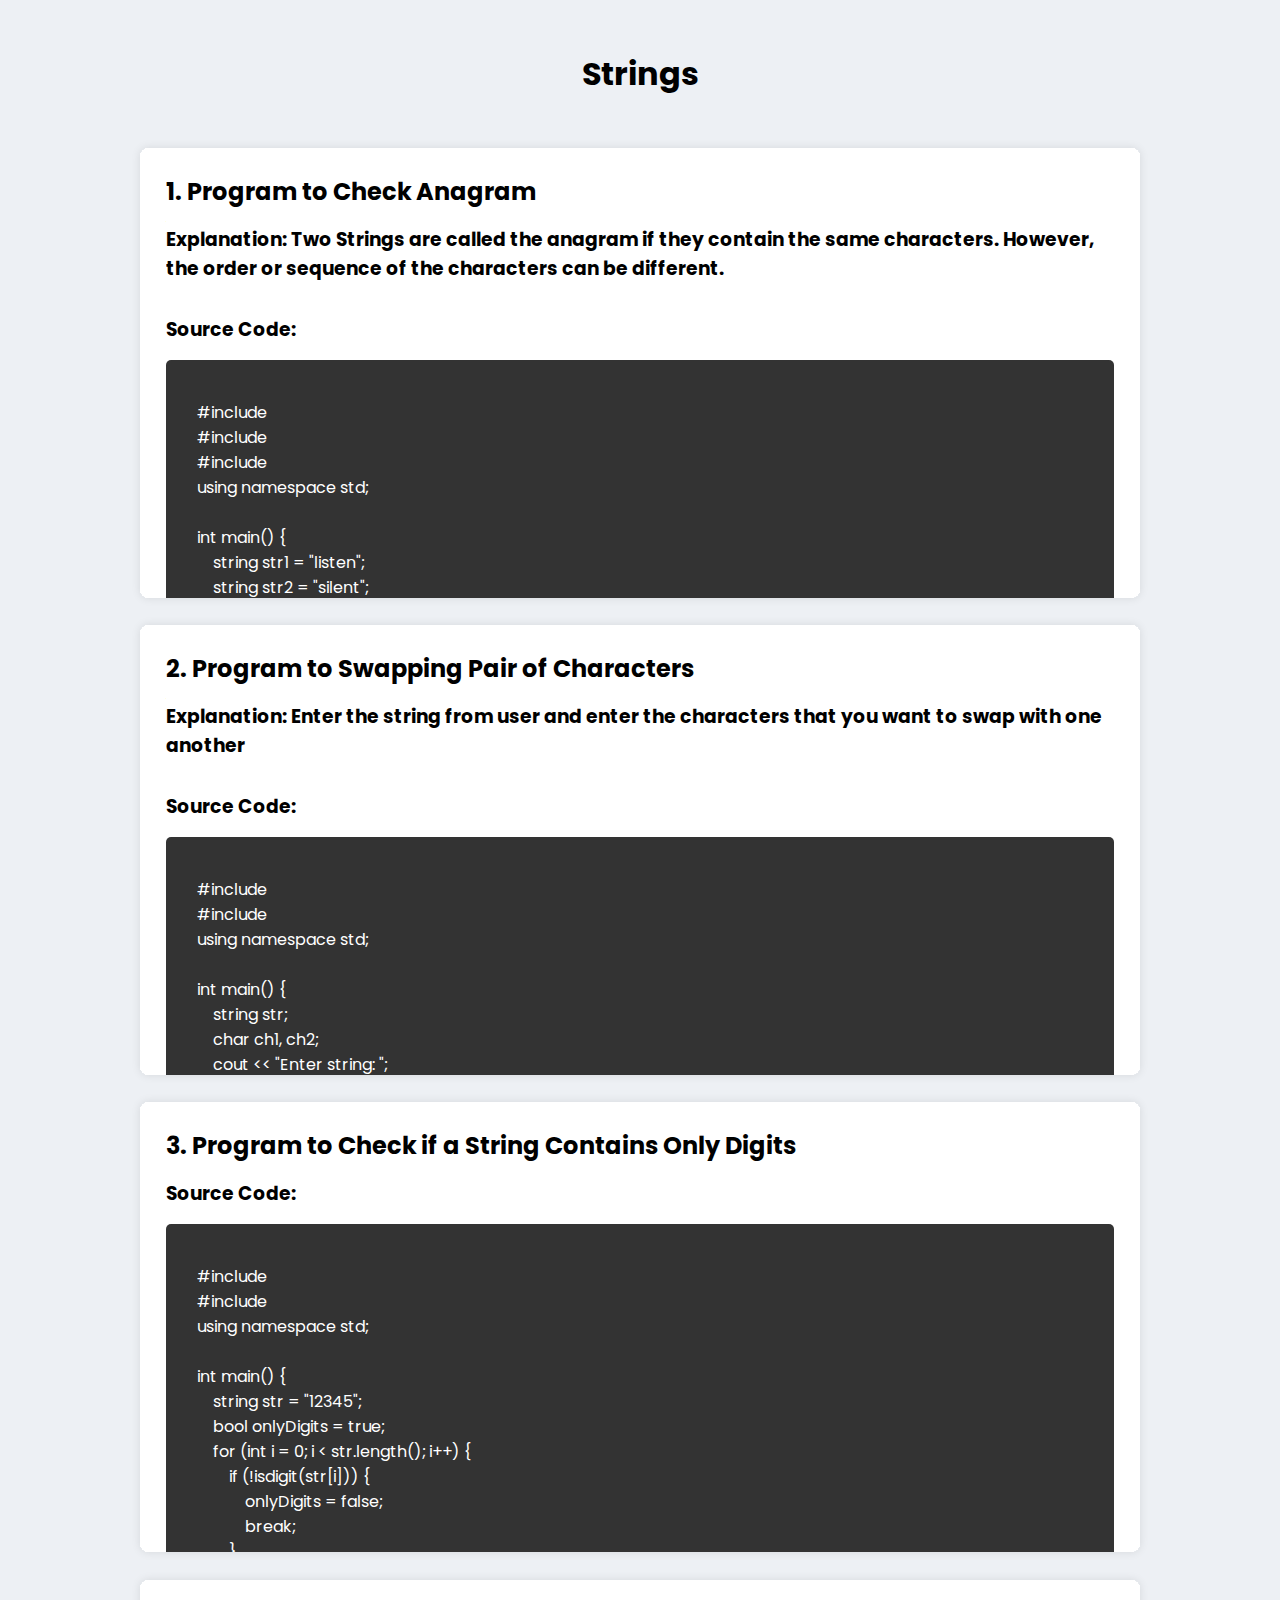
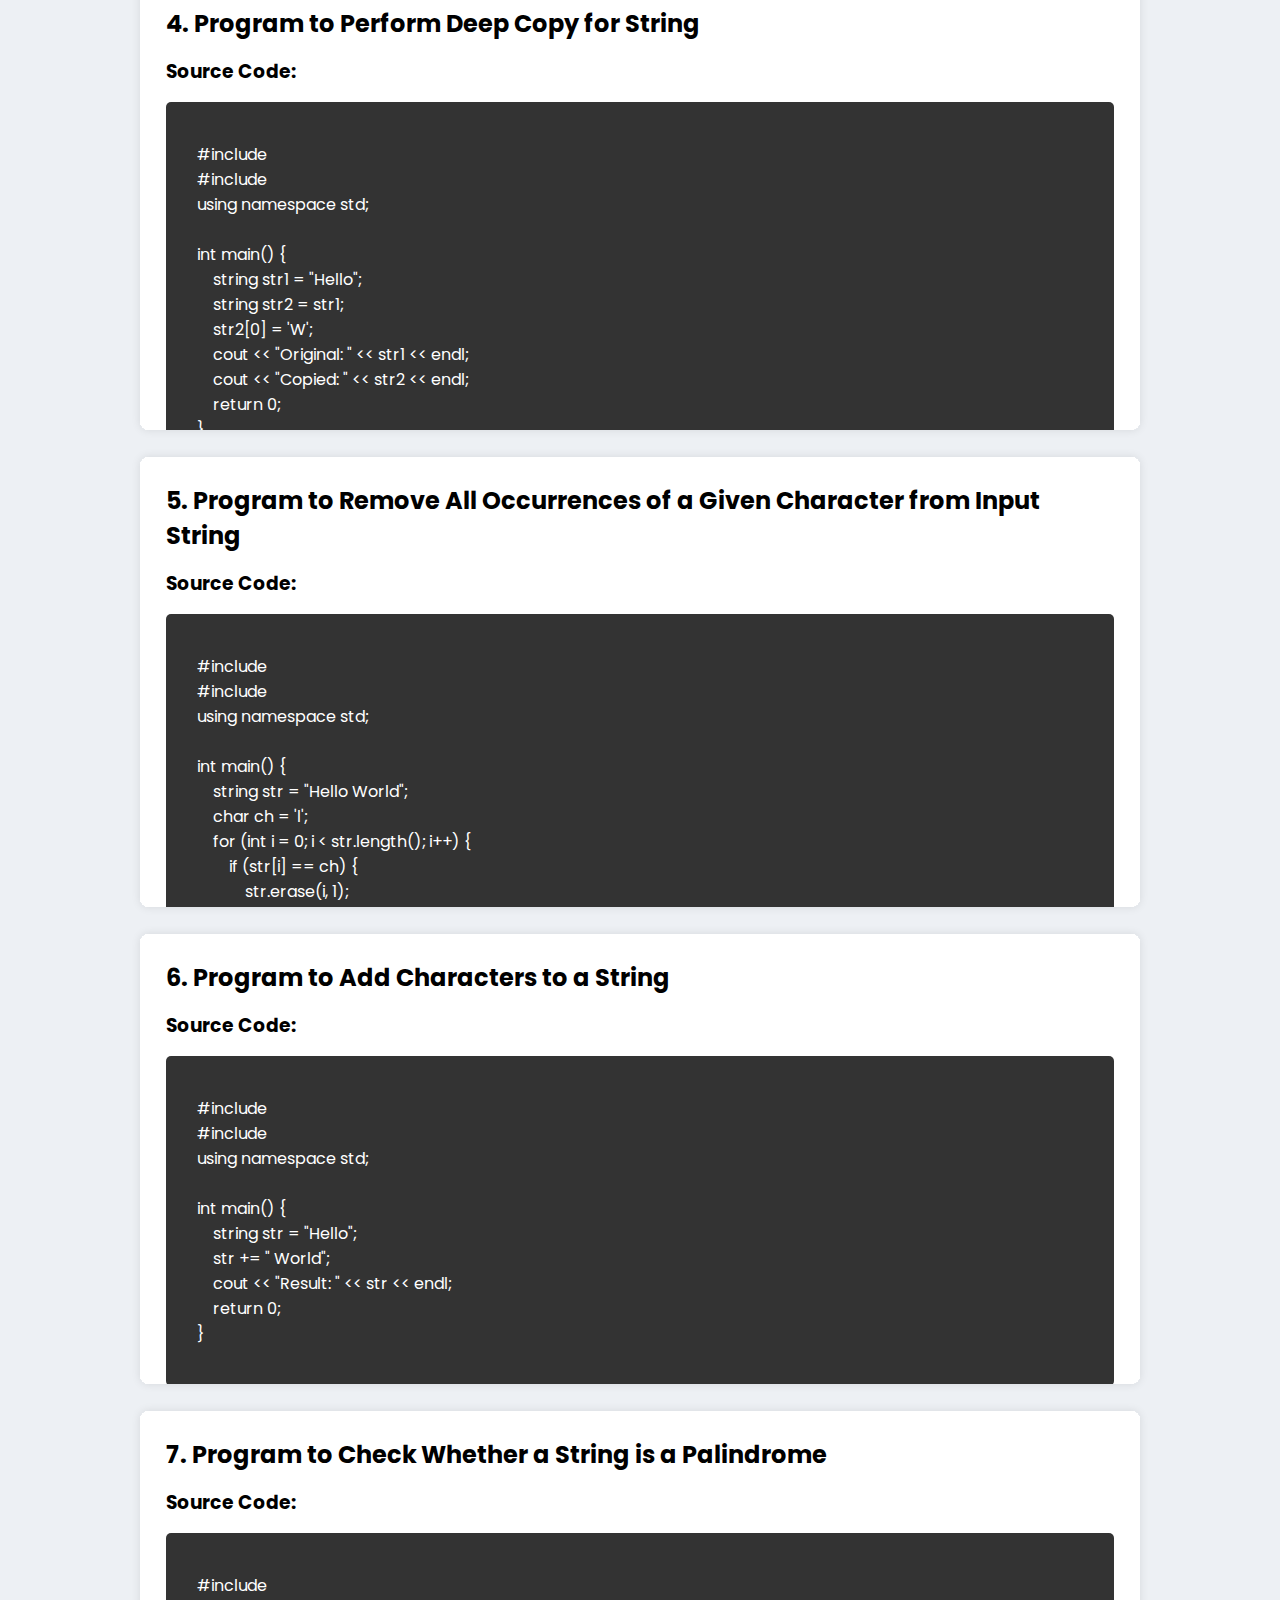
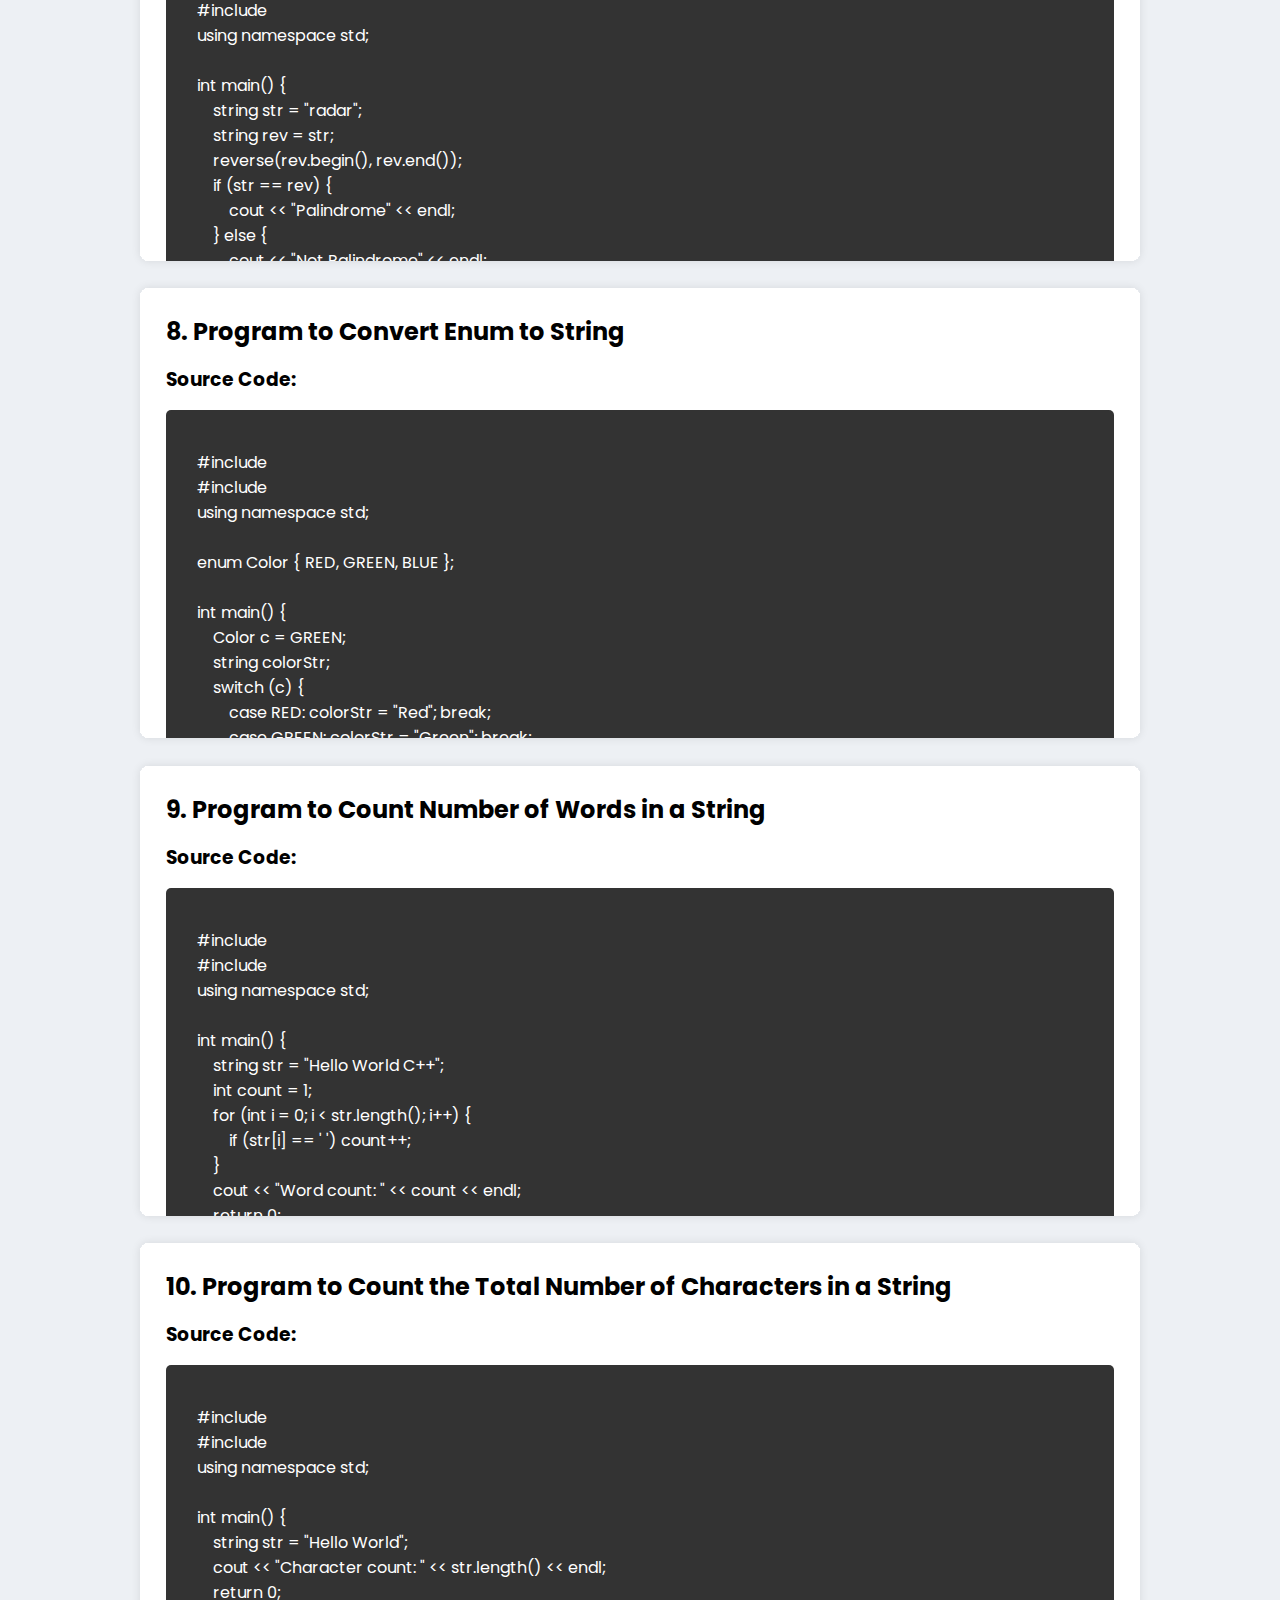
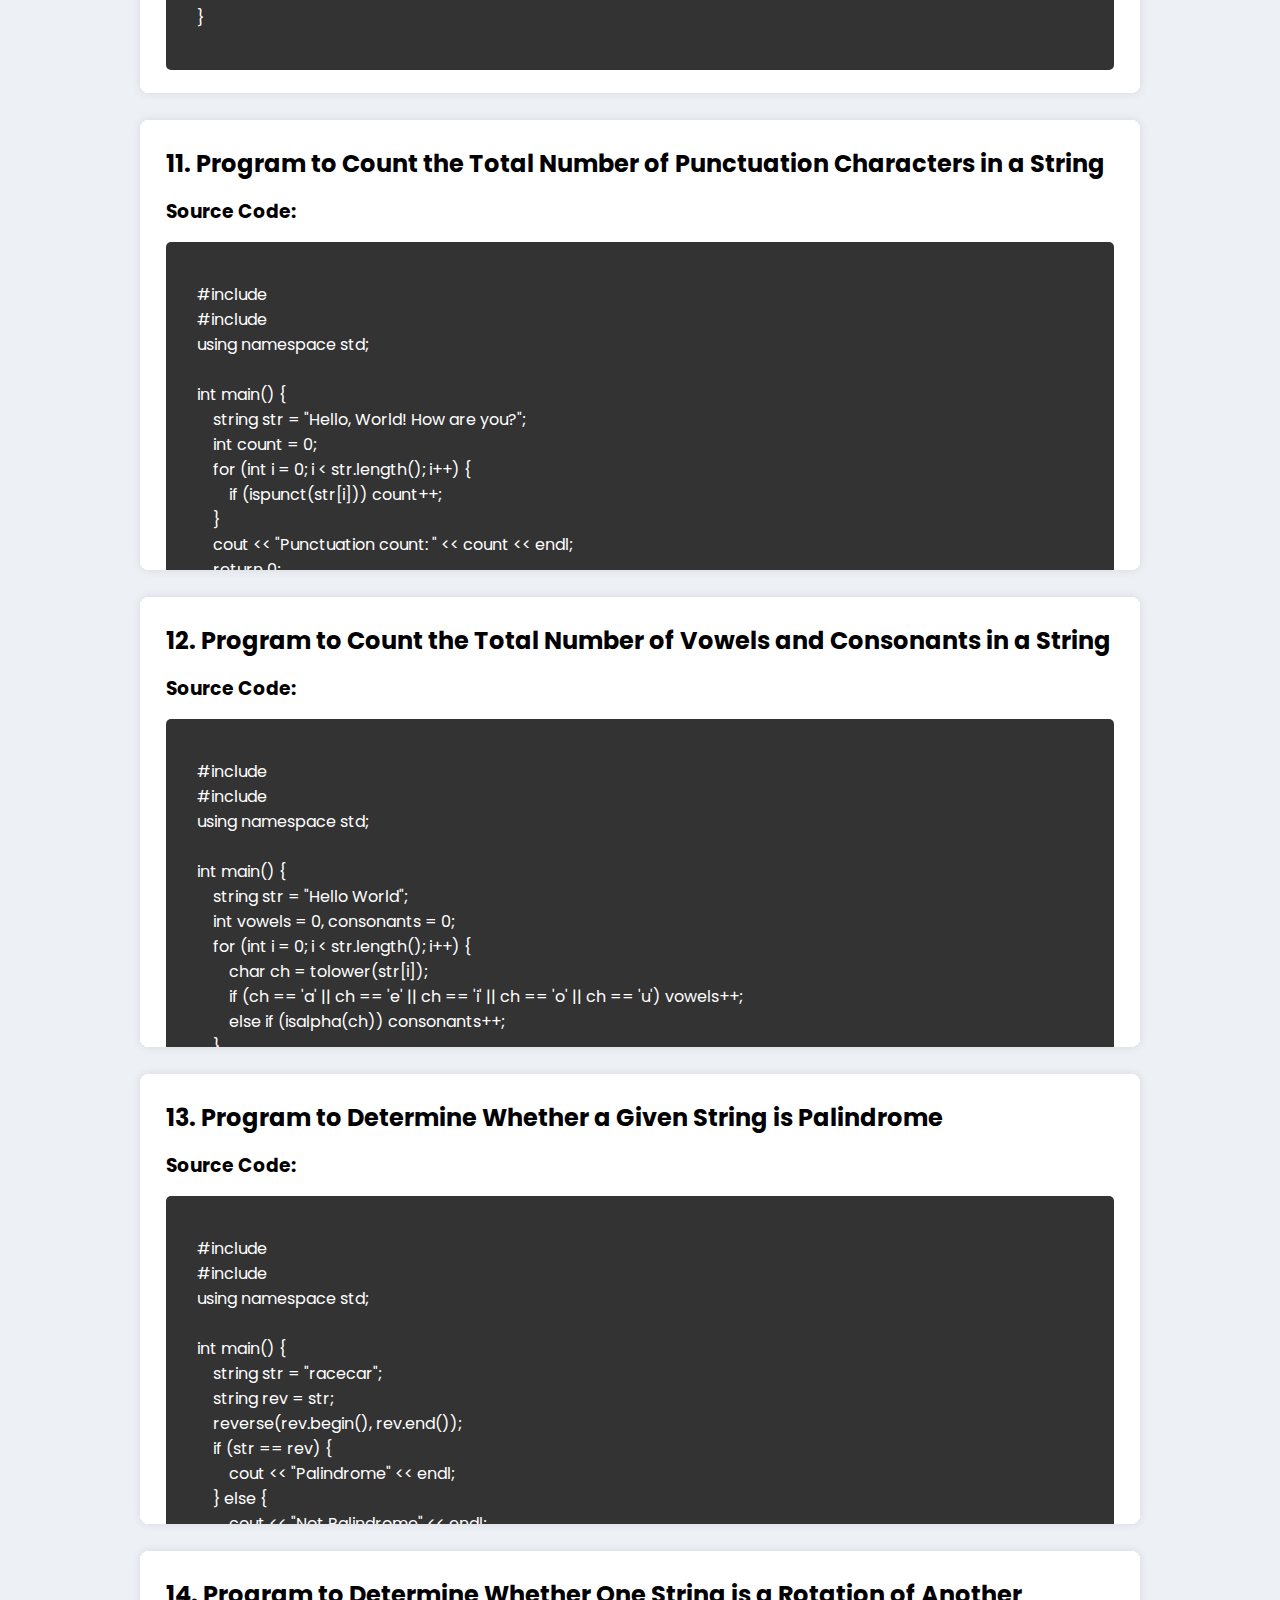
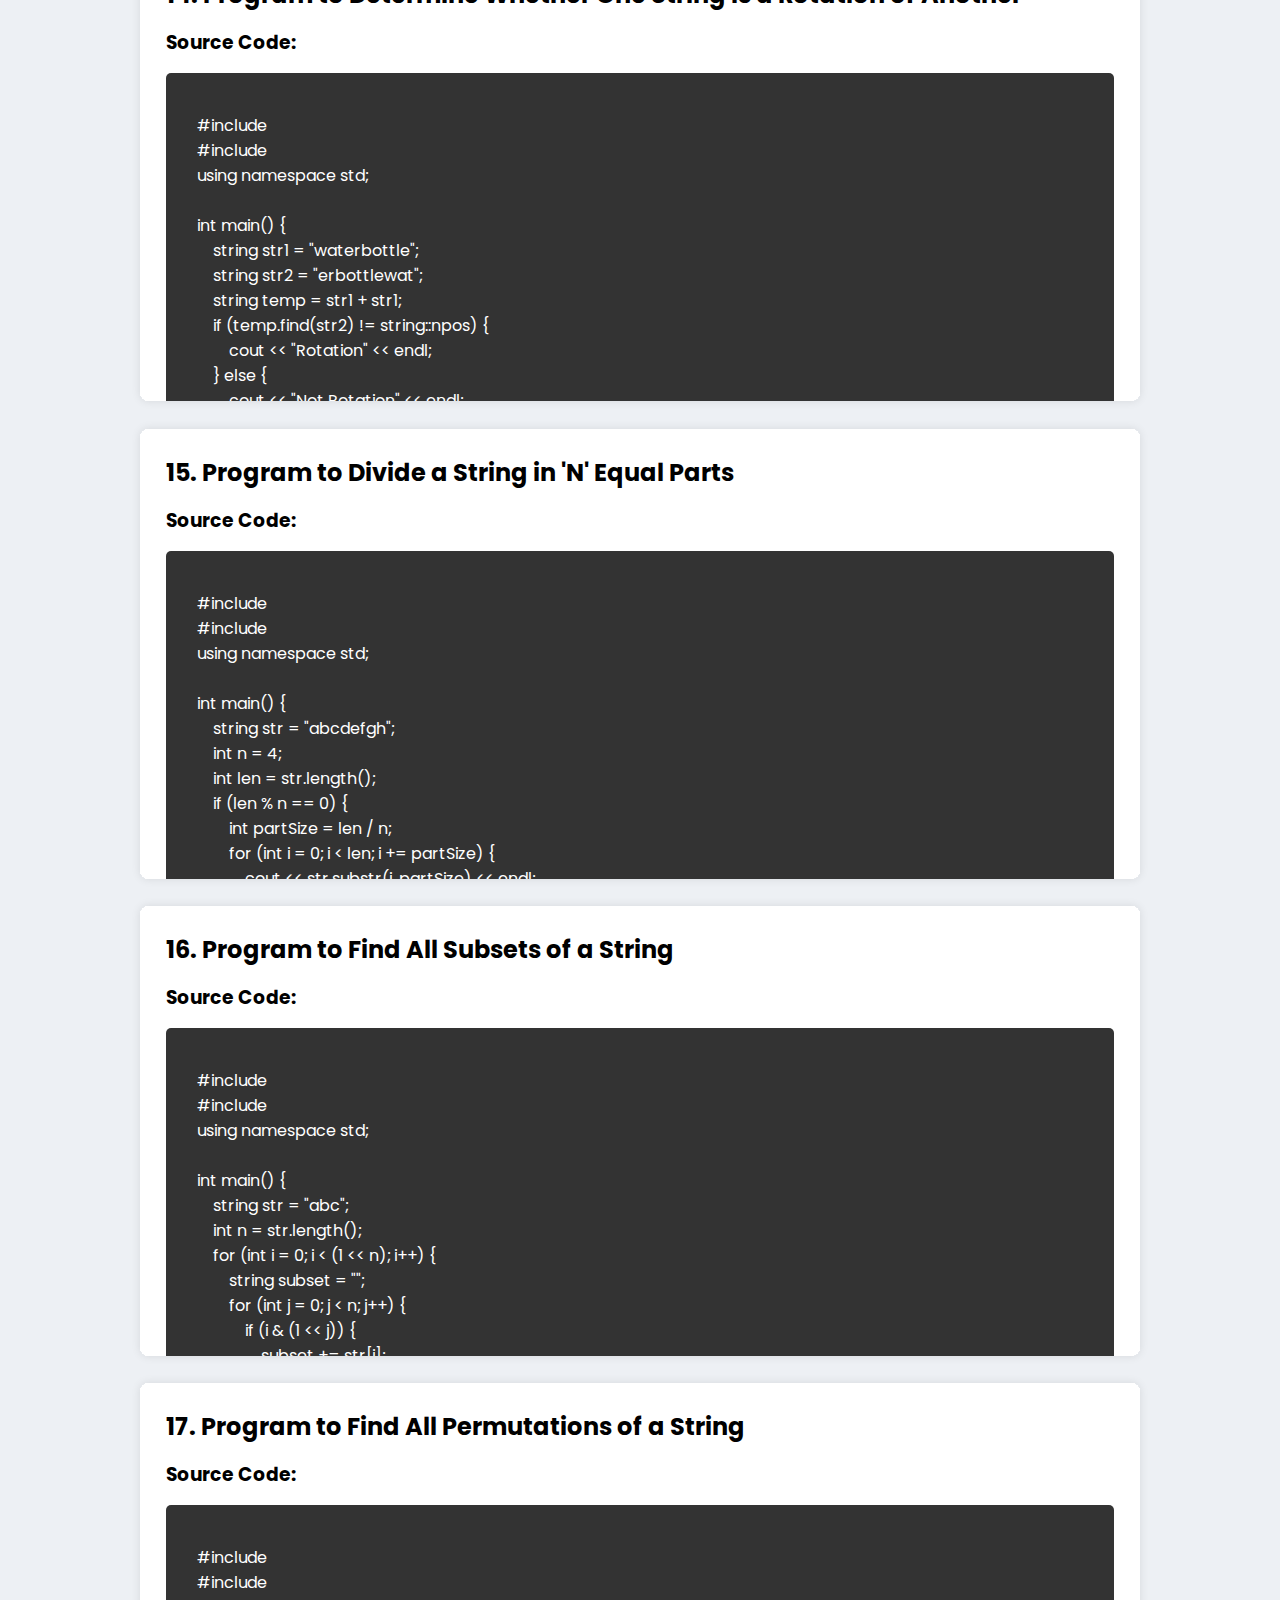
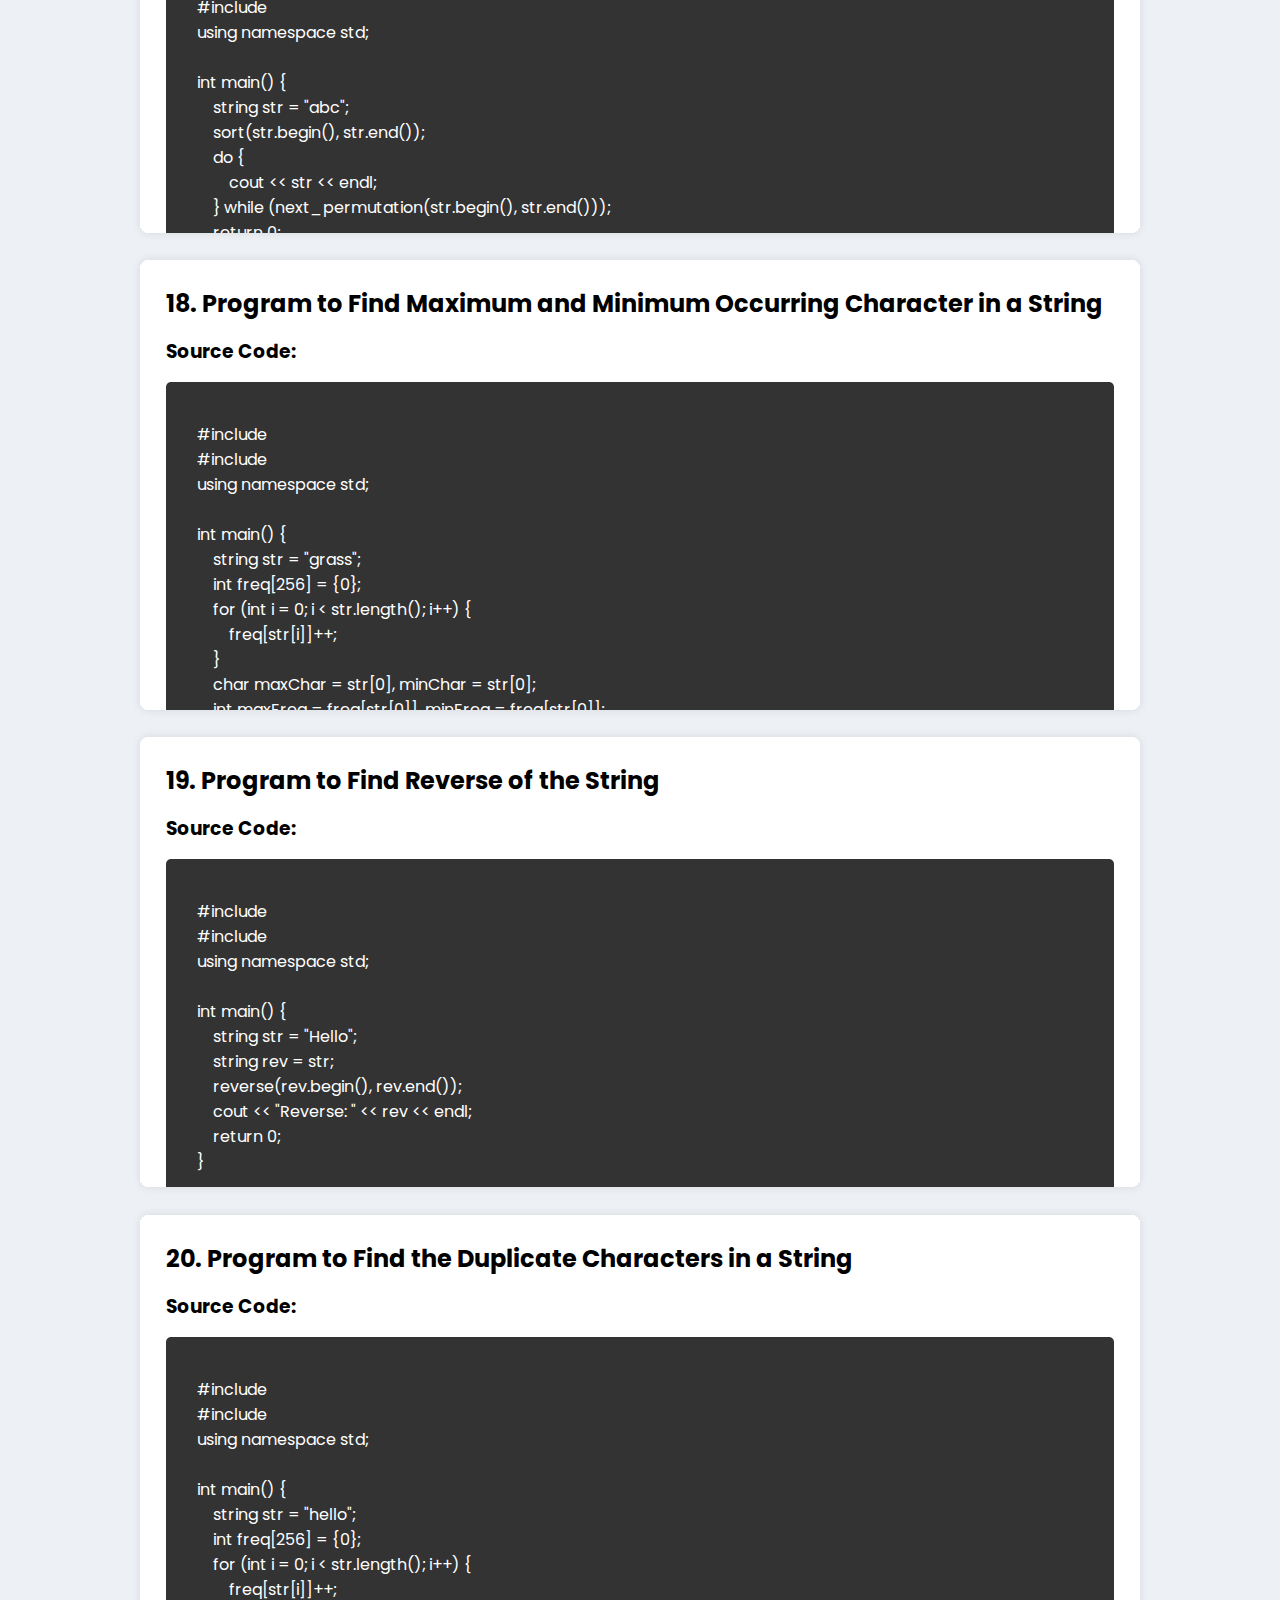
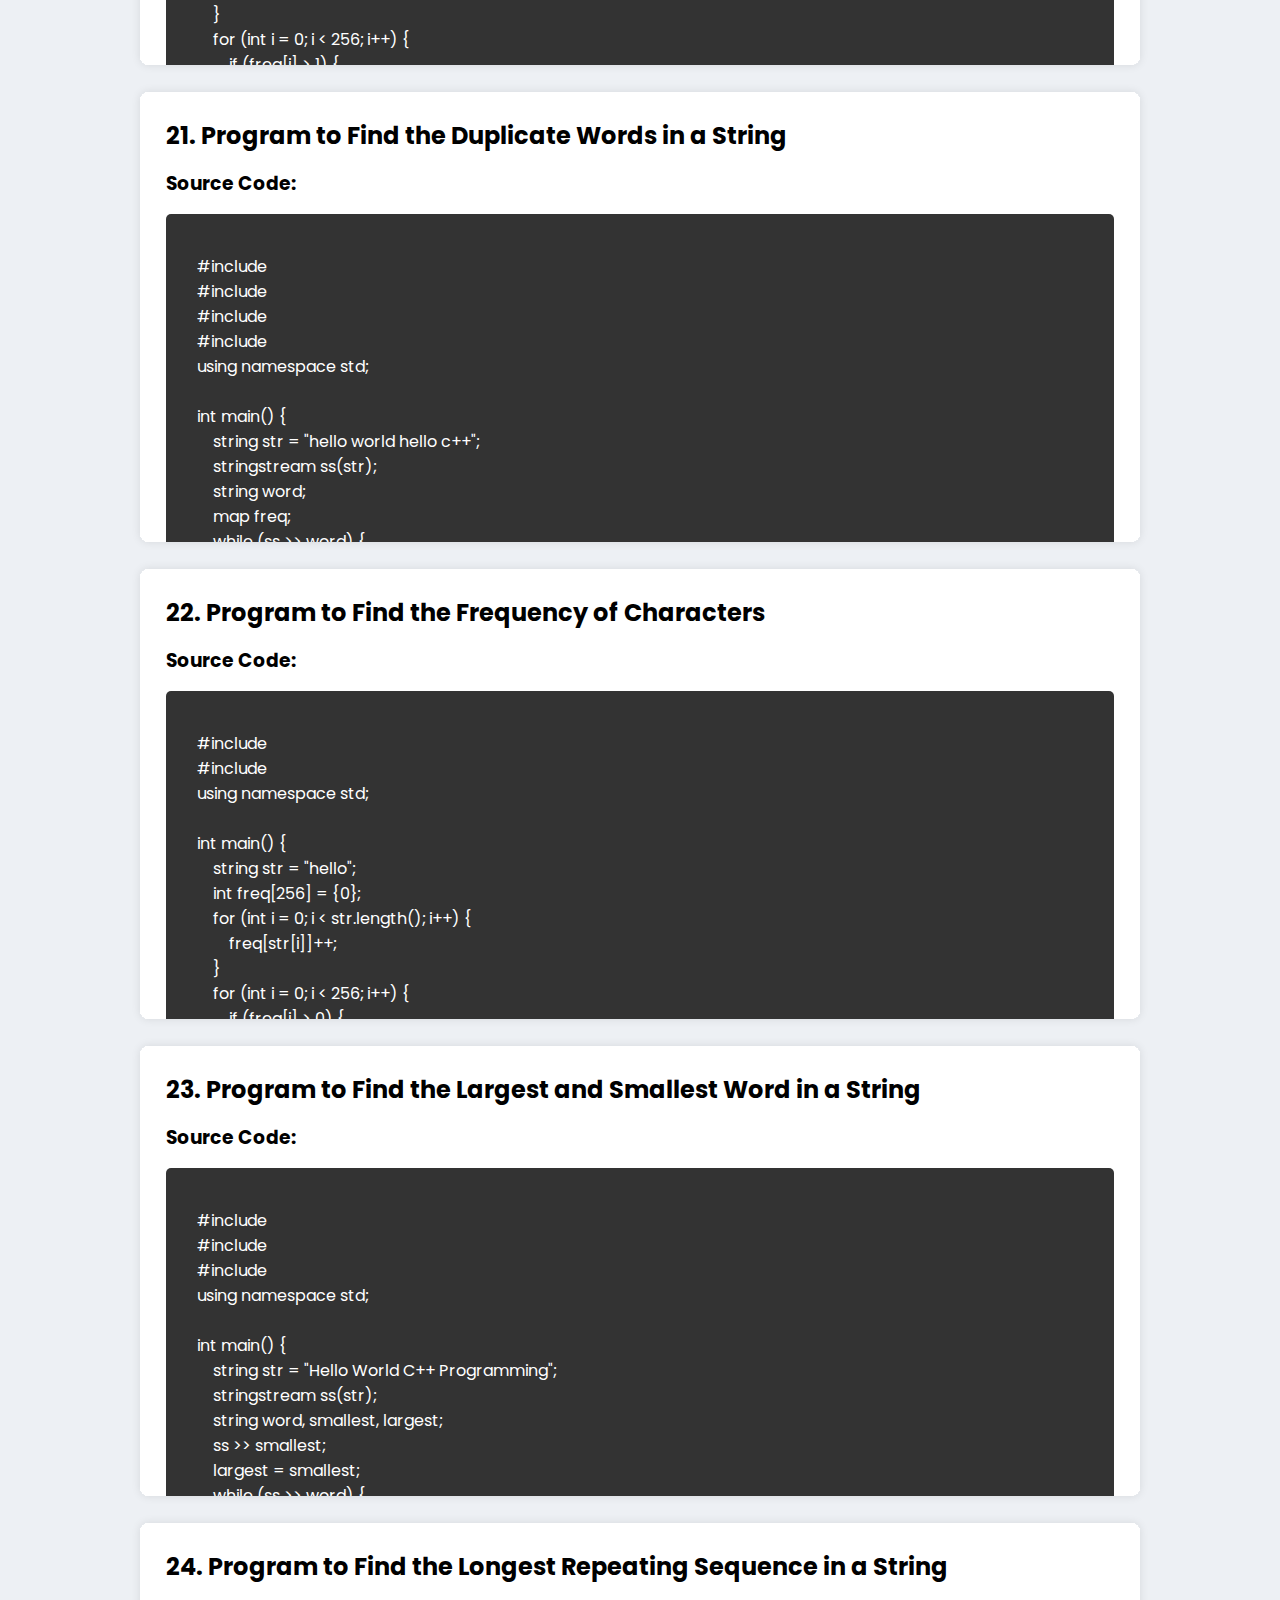
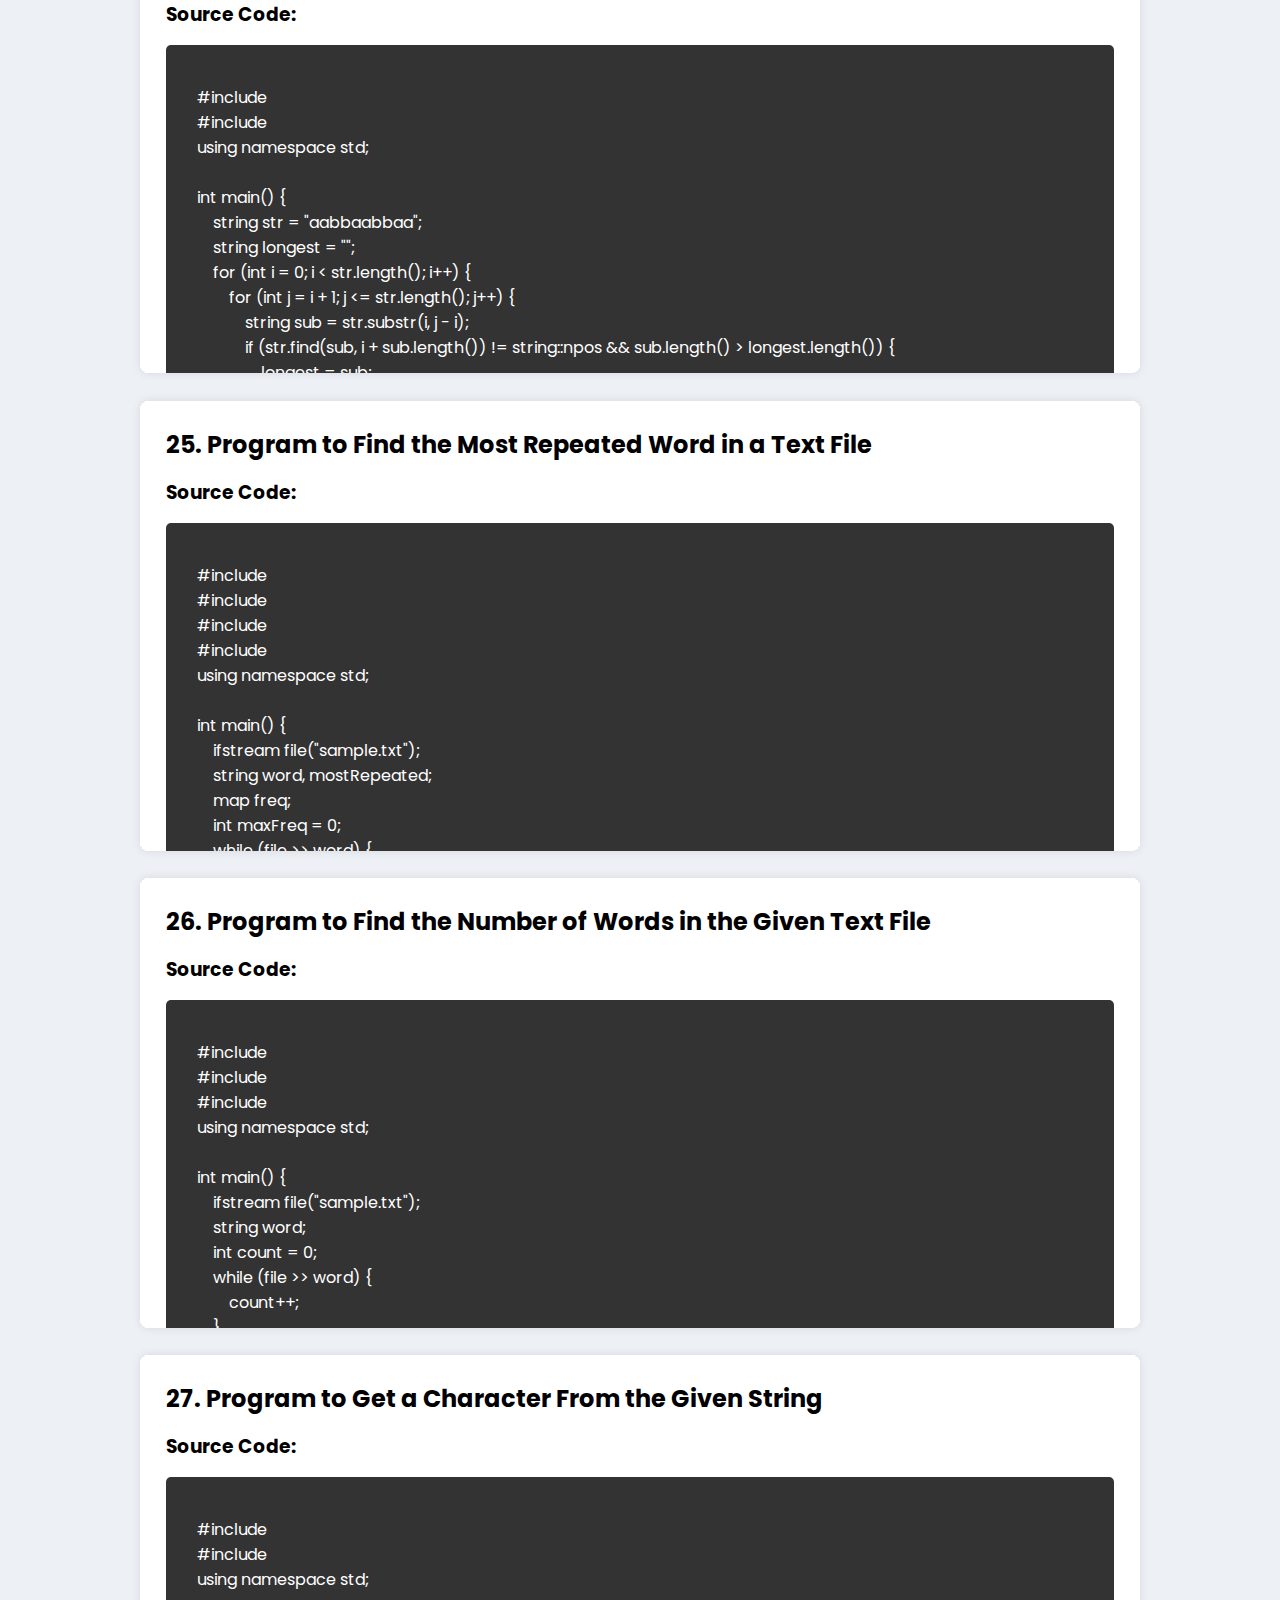
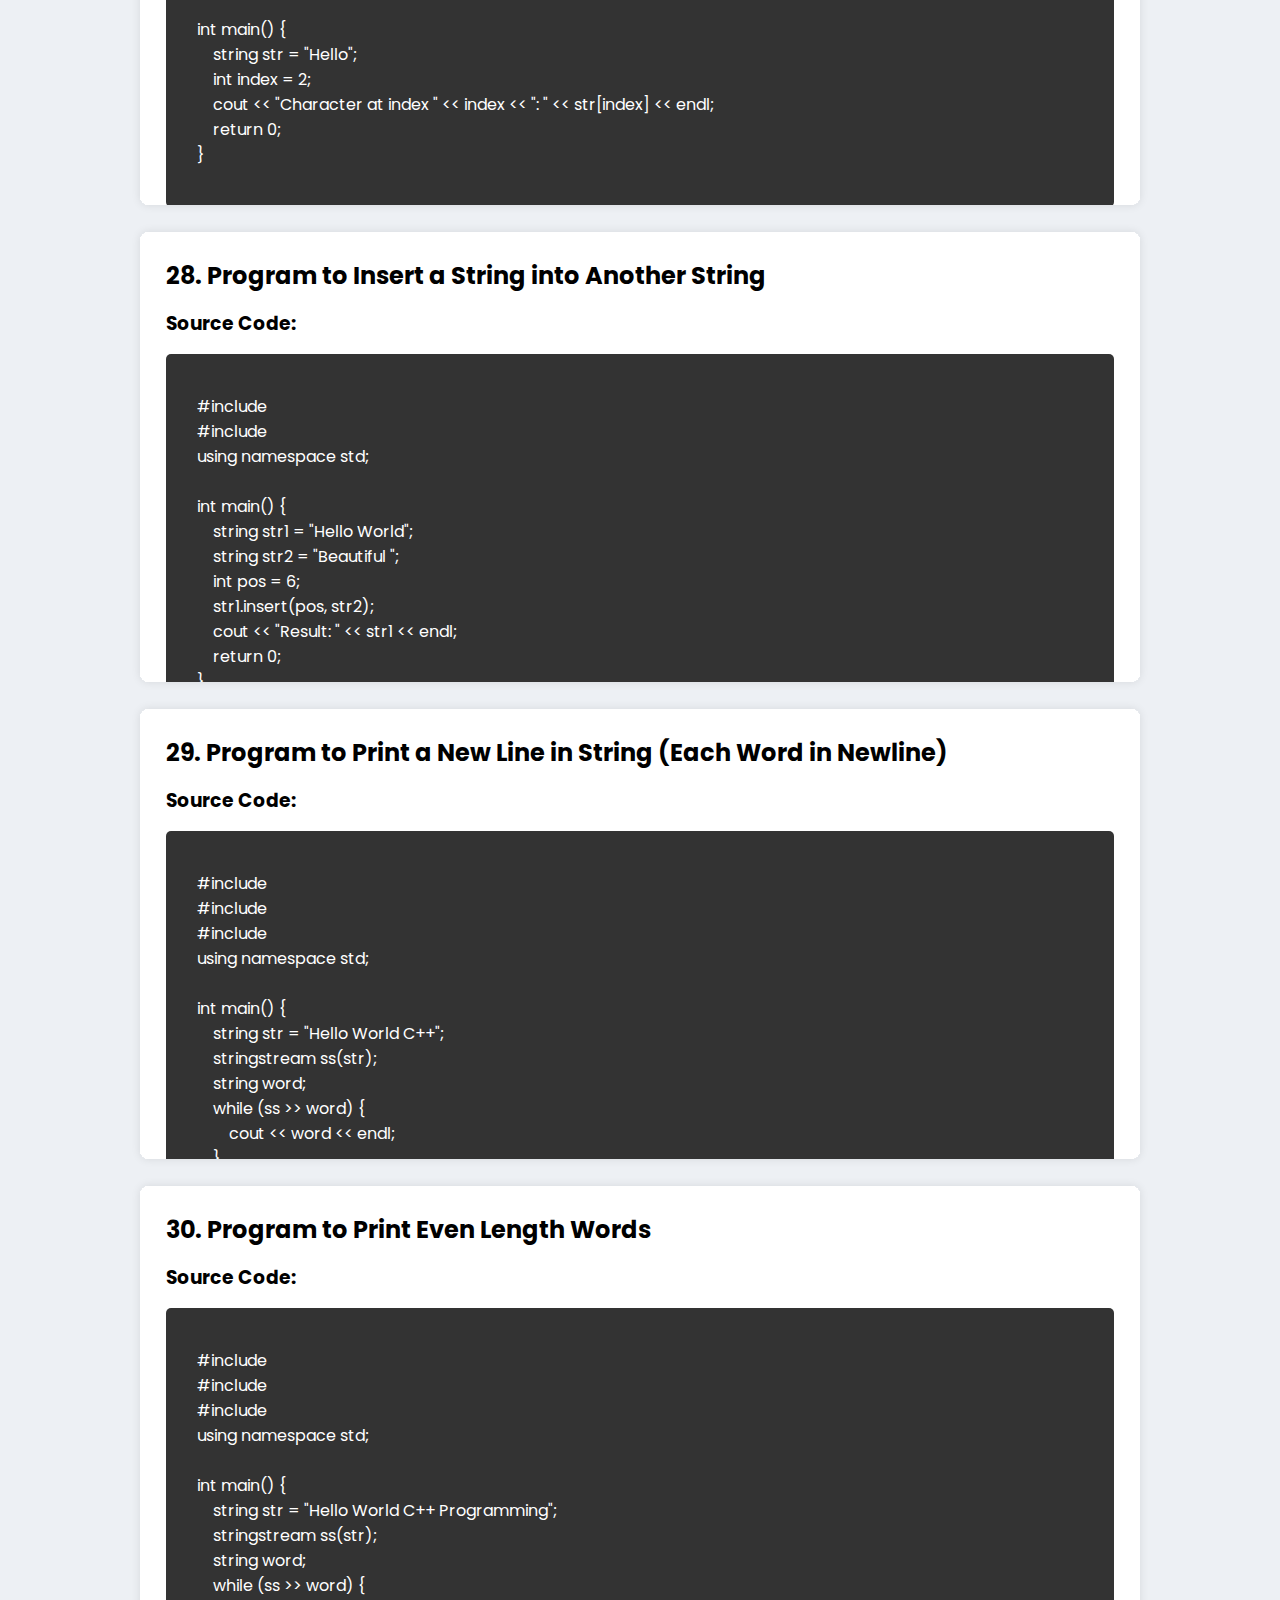
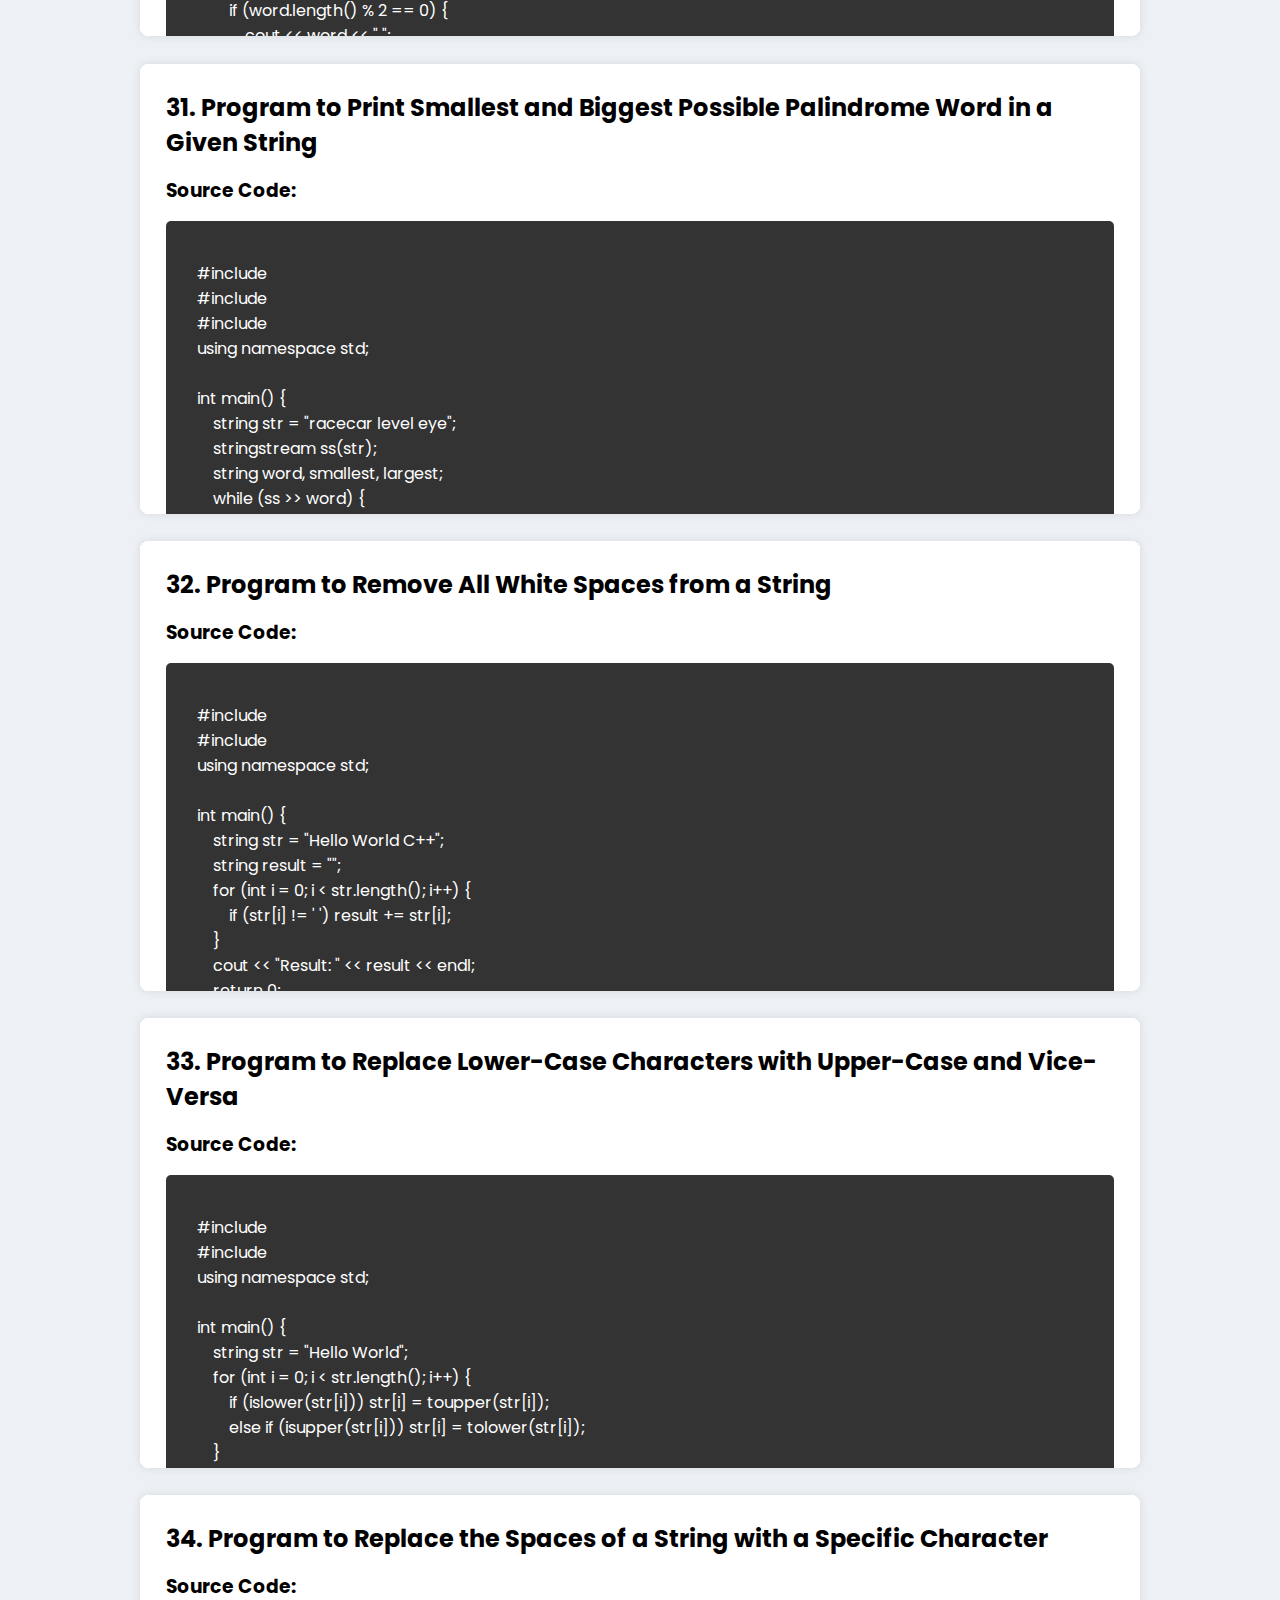
<file: strings.html>
<!DOCTYPE html>
<html lang="en">
<head>
    <meta charset="UTF-8">
    <meta name="viewport" content="width=device-width, initial-scale=1.0">
    <title>Strings</title>
    <link rel="stylesheet" href="programmes.css">
</head>
<body>
   <h1>Strings</h1> 

    <div class="program">
        <h2>1. Program to Check Anagram</h2>
        <h3>Explanation: Two Strings are called the anagram if they contain the same characters. However, the order or sequence of the characters can be different.</h3>
        <h3>Source Code:</h3>
        <pre><code>
    #include <iostream>
    #include <string>
    #include <algorithm>
    using namespace std;
    
    int main() {
        string str1 = "listen";
        string str2 = "silent";
        sort(str1.begin(), str1.end());
        sort(str2.begin(), str2.end());
        if (str1 == str2) {
            cout << "Anagram" << endl;
        } else {
            cout << "Not Anagram" << endl;
        }
        return 0;
    }
        </code></pre>
        <h3>Output:</h3>
        <pre>
    Anagram
        </pre>
    </div>
    

    
    <div class="program">
        <h2>2. Program to Swapping Pair of Characters</h2>
        <h3>Explanation: Enter the string from user and enter the characters that you want to swap with one another</h3>
        <h3>Source Code:</h3>
        <pre><code>
    #include <iostream>
    #include <string>
    using namespace std;
    
    int main() {
        string str;
        char ch1, ch2;
        cout << "Enter string: ";
        cin >> str;
        cout << "Enter two characters to swap: ";
        cin >> ch1 >> ch2;
        for (int i = 0; i < str.length(); i++) {
            if (str[i] == ch1) str[i] = ch2;
            else if (str[i] == ch2) str[i] = ch1;
        }
        cout << "Swapped string: " << str << endl;
        return 0;
    }
        </code></pre>
        <h3>Output:</h3>
        <pre>
    Enter string: hello
    Enter two characters to swap: l e
    Swapped string: heelo
        </pre>
    </div>
    

    
    <div class="program">
        <h2>3. Program to Check if a String Contains Only Digits</h2>
        <h3>Source Code:</h3>
        <pre><code>
    #include <iostream>
    #include <string>
    using namespace std;
    
    int main() {
        string str = "12345";
        bool onlyDigits = true;
        for (int i = 0; i < str.length(); i++) {
            if (!isdigit(str[i])) {
                onlyDigits = false;
                break;
            }
        }
        cout << (onlyDigits ? "Only digits" : "Not only digits") << endl;
        return 0;
    }
        </code></pre>
        <h3>Output:</h3>
        <pre>
    Only digits
        </pre>
    </div>
    

    
    <div class="program">
        <h2>4. Program to Perform Deep Copy for String</h2>
        <h3>Source Code:</h3>
        <pre><code>
    #include <iostream>
    #include <string>
    using namespace std;
    
    int main() {
        string str1 = "Hello";
        string str2 = str1;
        str2[0] = 'W';
        cout << "Original: " << str1 << endl;
        cout << "Copied: " << str2 << endl;
        return 0;
    }
        </code></pre>
        <h3>Output:</h3>
        <pre>
    Original: Hello
    Copied: Wello
        </pre>
    </div>
    

    
    <div class="program">
        <h2>5. Program to Remove All Occurrences of a Given Character from Input String</h2>
        <h3>Source Code:</h3>
        <pre><code>
    #include <iostream>
    #include <string>
    using namespace std;
    
    int main() {
        string str = "Hello World";
        char ch = 'l';
        for (int i = 0; i < str.length(); i++) {
            if (str[i] == ch) {
                str.erase(i, 1);
                i--;
            }
        }
        cout << "Result: " << str << endl;
        return 0;
    }
        </code></pre>
        <h3>Output:</h3>
        <pre>
    Result: Heo Word
        </pre>
    </div>
    

    
    <div class="program">
        <h2>6. Program to Add Characters to a String</h2>
        <h3>Source Code:</h3>
        <pre><code>
    #include <iostream>
    #include <string>
    using namespace std;
    
    int main() {
        string str = "Hello";
        str += " World";
        cout << "Result: " << str << endl;
        return 0;
    }
        </code></pre>
        <h3>Output:</h3>
        <pre>
    Result: Hello World
        </pre>
    </div>
    

    
    <div class="program">
        <h2>7. Program to Check Whether a String is a Palindrome</h2>
        <h3>Source Code:</h3>
        <pre><code>
    #include <iostream>
    #include <string>
    using namespace std;
    
    int main() {
        string str = "radar";
        string rev = str;
        reverse(rev.begin(), rev.end());
        if (str == rev) {
            cout << "Palindrome" << endl;
        } else {
            cout << "Not Palindrome" << endl;
        }
        return 0;
    }
        </code></pre>
        <h3>Output:</h3>
        <pre>
    Palindrome
        </pre>
    </div>
    

    
    <div class="program">
        <h2>8. Program to Convert Enum to String</h2>
        <h3>Source Code:</h3>
        <pre><code>
    #include <iostream>
    #include <string>
    using namespace std;
    
    enum Color { RED, GREEN, BLUE };
    
    int main() {
        Color c = GREEN;
        string colorStr;
        switch (c) {
            case RED: colorStr = "Red"; break;
            case GREEN: colorStr = "Green"; break;
            case BLUE: colorStr = "Blue"; break;
        }
        cout << "Color: " << colorStr << endl;
        return 0;
    }
        </code></pre>
        <h3>Output:</h3>
        <pre>
    Color: Green
        </pre>
    </div>
    

    
    <div class="program">
        <h2>9. Program to Count Number of Words in a String</h2>
        <h3>Source Code:</h3>
        <pre><code>
    #include <iostream>
    #include <string>
    using namespace std;
    
    int main() {
        string str = "Hello World C++";
        int count = 1;
        for (int i = 0; i < str.length(); i++) {
            if (str[i] == ' ') count++;
        }
        cout << "Word count: " << count << endl;
        return 0;
    }
        </code></pre>
        <h3>Output:</h3>
        <pre>
    Word count: 3
        </pre>
    </div>
    

    
    <div class="program">
        <h2>10. Program to Count the Total Number of Characters in a String</h2>
        <h3>Source Code:</h3>
        <pre><code>
    #include <iostream>
    #include <string>
    using namespace std;
    
    int main() {
        string str = "Hello World";
        cout << "Character count: " << str.length() << endl;
        return 0;
    }
        </code></pre>
        <h3>Output:</h3>
        <pre>
    Character count: 11
        </pre>
    </div>
    

    
    <div class="program">
        <h2>11. Program to Count the Total Number of Punctuation Characters in a String</h2>
        <h3>Source Code:</h3>
        <pre><code>
    #include <iostream>
    #include <string>
    using namespace std;
    
    int main() {
        string str = "Hello, World! How are you?";
        int count = 0;
        for (int i = 0; i < str.length(); i++) {
            if (ispunct(str[i])) count++;
        }
        cout << "Punctuation count: " << count << endl;
        return 0;
    }
        </code></pre>
        <h3>Output:</h3>
        <pre>
    Punctuation count: 3
        </pre>
    </div>
    

    
    <div class="program">
        <h2>12. Program to Count the Total Number of Vowels and Consonants in a String</h2>
        <h3>Source Code:</h3>
        <pre><code>
    #include <iostream>
    #include <string>
    using namespace std;
    
    int main() {
        string str = "Hello World";
        int vowels = 0, consonants = 0;
        for (int i = 0; i < str.length(); i++) {
            char ch = tolower(str[i]);
            if (ch == 'a' || ch == 'e' || ch == 'i' || ch == 'o' || ch == 'u') vowels++;
            else if (isalpha(ch)) consonants++;
        }
        cout << "Vowels: " << vowels << endl;
        cout << "Consonants: " << consonants << endl;
        return 0;
    }
        </code></pre>
        <h3>Output:</h3>
        <pre>
    Vowels: 3
    Consonants: 7
        </pre>
    </div>
    

    
    <div class="program">
        <h2>13. Program to Determine Whether a Given String is Palindrome</h2>
        <h3>Source Code:</h3>
        <pre><code>
    #include <iostream>
    #include <string>
    using namespace std;
    
    int main() {
        string str = "racecar";
        string rev = str;
        reverse(rev.begin(), rev.end());
        if (str == rev) {
            cout << "Palindrome" << endl;
        } else {
            cout << "Not Palindrome" << endl;
        }
        return 0;
    }
        </code></pre>
        <h3>Output:</h3>
        <pre>
    Palindrome
        </pre>
    </div>
    

    
    <div class="program">
        <h2>14. Program to Determine Whether One String is a Rotation of Another</h2>
        <h3>Source Code:</h3>
        <pre><code>
    #include <iostream>
    #include <string>
    using namespace std;
    
    int main() {
        string str1 = "waterbottle";
        string str2 = "erbottlewat";
        string temp = str1 + str1;
        if (temp.find(str2) != string::npos) {
            cout << "Rotation" << endl;
        } else {
            cout << "Not Rotation" << endl;
        }
        return 0;
    }
        </code></pre>
        <h3>Output:</h3>
        <pre>
    Rotation
        </pre>
    </div>
    

    
    <div class="program">
        <h2>15. Program to Divide a String in 'N' Equal Parts</h2>
        <h3>Source Code:</h3>
        <pre><code>
    #include <iostream>
    #include <string>
    using namespace std;
    
    int main() {
        string str = "abcdefgh";
        int n = 4;
        int len = str.length();
        if (len % n == 0) {
            int partSize = len / n;
            for (int i = 0; i < len; i += partSize) {
                cout << str.substr(i, partSize) << endl;
            }
        } else {
            cout << "Cannot divide equally" << endl;
        }
        return 0;
    }
        </code></pre>
        <h3>Output:</h3>
        <pre>
    ab
    cd
    ef
    gh
        </pre>
    </div>
    

    
    <div class="program">
        <h2>16. Program to Find All Subsets of a String</h2>
        <h3>Source Code:</h3>
        <pre><code>
    #include <iostream>
    #include <string>
    using namespace std;
    
    int main() {
        string str = "abc";
        int n = str.length();
        for (int i = 0; i < (1 << n); i++) {
            string subset = "";
            for (int j = 0; j < n; j++) {
                if (i & (1 << j)) {
                    subset += str[j];
                }
            }
            cout << subset << endl;
        }
        return 0;
    }
        </code></pre>
        <h3>Output:</h3>
        <pre>
    
    a
    b
    ab
    c
    ac
    bc
    abc
        </pre>
    </div>
    

    
    <div class="program">
        <h2>17. Program to Find All Permutations of a String</h2>
        <h3>Source Code:</h3>
        <pre><code>
    #include <iostream>
    #include <string>
    #include <algorithm>
    using namespace std;
    
    int main() {
        string str = "abc";
        sort(str.begin(), str.end());
        do {
            cout << str << endl;
        } while (next_permutation(str.begin(), str.end()));
        return 0;
    }
        </code></pre>
        <h3>Output:</h3>
        <pre>
    abc
    acb
    bac
    bca
    cab
    cba
        </pre>
    </div>
    

    
    <div class="program">
        <h2>18. Program to Find Maximum and Minimum Occurring Character in a String</h2>
        <h3>Source Code:</h3>
        <pre><code>
    #include <iostream>
    #include <string>
    using namespace std;
    
    int main() {
        string str = "grass";
        int freq[256] = {0};
        for (int i = 0; i < str.length(); i++) {
            freq[str[i]]++;
        }
        char maxChar = str[0], minChar = str[0];
        int maxFreq = freq[str[0]], minFreq = freq[str[0]];
        for (int i = 0; i < 256; i++) {
            if (freq[i] > maxFreq) {
                maxFreq = freq[i];
                maxChar = i;
            }
            if (freq[i] > 0 && freq[i] < minFreq) {
                minFreq = freq[i];
                minChar = i;
            }
        }
        cout << "Max occurring: " << maxChar << endl;
        cout << "Min occurring: " << minChar << endl;
        return 0;
    }
        </code></pre>
        <h3>Output:</h3>
        <pre>
    Max occurring: s
    Min occurring: g
        </pre>
    </div>
    

    
    <div class="program">
        <h2>19. Program to Find Reverse of the String</h2>
        <h3>Source Code:</h3>
        <pre><code>
    #include <iostream>
    #include <string>
    using namespace std;
    
    int main() {
        string str = "Hello";
        string rev = str;
        reverse(rev.begin(), rev.end());
        cout << "Reverse: " << rev << endl;
        return 0;
    }
        </code></pre>
        <h3>Output:</h3>
        <pre>
    Reverse: olleH
        </pre>
    </div>
    

    
    <div class="program">
        <h2>20. Program to Find the Duplicate Characters in a String</h2>
        <h3>Source Code:</h3>
        <pre><code>
    #include <iostream>
    #include <string>
    using namespace std;
    
    int main() {
        string str = "hello";
        int freq[256] = {0};
        for (int i = 0; i < str.length(); i++) {
            freq[str[i]]++;
        }
        for (int i = 0; i < 256; i++) {
            if (freq[i] > 1) {
                cout << (char)i << " ";
            }
        }
        cout << endl;
        return 0;
    }
        </code></pre>
        <h3>Output:</h3>
        <pre>
    l 
        </pre>
    </div>
    

    
    <div class="program">
        <h2>21. Program to Find the Duplicate Words in a String</h2>
        <h3>Source Code:</h3>
        <pre><code>
    #include <iostream>
    #include <string>
    #include <sstream>
    #include <map>
    using namespace std;
    
    int main() {
        string str = "hello world hello c++";
        stringstream ss(str);
        string word;
        map<string, int> freq;
        while (ss >> word) {
            freq[word]++;
        }
        for (auto pair : freq) {
            if (pair.second > 1) {
                cout << pair.first << " ";
            }
        }
        cout << endl;
        return 0;
    }
        </code></pre>
        <h3>Output:</h3>
        <pre>
    hello 
        </pre>
    </div>
    

    
    <div class="program">
        <h2>22. Program to Find the Frequency of Characters</h2>
        <h3>Source Code:</h3>
        <pre><code>
    #include <iostream>
    #include <string>
    using namespace std;
    
    int main() {
        string str = "hello";
        int freq[256] = {0};
        for (int i = 0; i < str.length(); i++) {
            freq[str[i]]++;
        }
        for (int i = 0; i < 256; i++) {
            if (freq[i] > 0) {
                cout << (char)i << ": " << freq[i] << endl;
            }
        }
        return 0;
    }
        </code></pre>
        <h3>Output:</h3>
        <pre>
    e: 1
    h: 1
    l: 2
    o: 1
        </pre>
    </div>
    

    
    <div class="program">
        <h2>23. Program to Find the Largest and Smallest Word in a String</h2>
        <h3>Source Code:</h3>
        <pre><code>
    #include <iostream>
    #include <string>
    #include <sstream>
    using namespace std;
    
    int main() {
        string str = "Hello World C++ Programming";
        stringstream ss(str);
        string word, smallest, largest;
        ss >> smallest;
        largest = smallest;
        while (ss >> word) {
            if (word.length() < smallest.length()) smallest = word;
            if (word.length() > largest.length()) largest = word;
        }
        cout << "Smallest: " << smallest << endl;
        cout << "Largest: " << largest << endl;
        return 0;
    }
        </code></pre>
        <h3>Output:</h3>
        <pre>
    Smallest: C++
    Largest: Programming
        </pre>
    </div>
    

    
    <div class="program">
        <h2>24. Program to Find the Longest Repeating Sequence in a String</h2>
        <h3>Source Code:</h3>
        <pre><code>
    #include <iostream>
    #include <string>
    using namespace std;
    
    int main() {
        string str = "aabbaabbaa";
        string longest = "";
        for (int i = 0; i < str.length(); i++) {
            for (int j = i + 1; j <= str.length(); j++) {
                string sub = str.substr(i, j - i);
                if (str.find(sub, i + sub.length()) != string::npos && sub.length() > longest.length()) {
                    longest = sub;
                }
            }
        }
        cout << "Longest repeating: " << longest << endl;
        return 0;
    }
        </code></pre>
        <h3>Output:</h3>
        <pre>
    Longest repeating: aabb
        </pre>
    </div>
    

    
    <div class="program">
        <h2>25. Program to Find the Most Repeated Word in a Text File</h2>
        <h3>Source Code:</h3>
        <pre><code>
    #include <iostream>
    #include <fstream>
    #include <string>
    #include <map>
    using namespace std;
    
    int main() {
        ifstream file("sample.txt");
        string word, mostRepeated;
        map<string, int> freq;
        int maxFreq = 0;
        while (file >> word) {
            freq[word]++;
            if (freq[word] > maxFreq) {
                maxFreq = freq[word];
                mostRepeated = word;
            }
        }
        cout << "Most repeated word: " << mostRepeated << " (" << maxFreq << " times)" << endl;
        file.close();
        return 0;
    }
        </code></pre>
        <h3>Output:</h3>
        <pre>
    Most repeated word: hello (3 times)
        </pre>
    </div>
    

    
    <div class="program">
        <h2>26. Program to Find the Number of Words in the Given Text File</h2>
        <h3>Source Code:</h3>
        <pre><code>
    #include <iostream>
    #include <fstream>
    #include <string>
    using namespace std;
    
    int main() {
        ifstream file("sample.txt");
        string word;
        int count = 0;
        while (file >> word) {
            count++;
        }
        cout << "Word count: " << count << endl;
        file.close();
        return 0;
    }
        </code></pre>
        <h3>Output:</h3>
        <pre>
    Word count: 5
        </pre>
    </div>
    

    
    <div class="program">
        <h2>27. Program to Get a Character From the Given String</h2>
        <h3>Source Code:</h3>
        <pre><code>
    #include <iostream>
    #include <string>
    using namespace std;
    
    int main() {
        string str = "Hello";
        int index = 2;
        cout << "Character at index " << index << ": " << str[index] << endl;
        return 0;
    }
        </code></pre>
        <h3>Output:</h3>
        <pre>
    Character at index 2: l
        </pre>
    </div>
    

    
    <div class="program">
        <h2>28. Program to Insert a String into Another String</h2>
        <h3>Source Code:</h3>
        <pre><code>
    #include <iostream>
    #include <string>
    using namespace std;
    
    int main() {
        string str1 = "Hello World";
        string str2 = "Beautiful ";
        int pos = 6;
        str1.insert(pos, str2);
        cout << "Result: " << str1 << endl;
        return 0;
    }
        </code></pre>
        <h3>Output:</h3>
        <pre>
    Result: Hello Beautiful World
        </pre>
    </div>
    

    
    <div class="program">
        <h2>29. Program to Print a New Line in String (Each Word in Newline)</h2>
        <h3>Source Code:</h3>
        <pre><code>
    #include <iostream>
    #include <string>
    #include <sstream>
    using namespace std;
    
    int main() {
        string str = "Hello World C++";
        stringstream ss(str);
        string word;
        while (ss >> word) {
            cout << word << endl;
        }
        return 0;
    }
        </code></pre>
        <h3>Output:</h3>
        <pre>
    Hello
    World
    C++
        </pre>
    </div>
    

    
    <div class="program">
        <h2>30. Program to Print Even Length Words</h2>
        <h3>Source Code:</h3>
        <pre><code>
    #include <iostream>
    #include <string>
    #include <sstream>
    using namespace std;
    
    int main() {
        string str = "Hello World C++ Programming";
        stringstream ss(str);
        string word;
        while (ss >> word) {
            if (word.length() % 2 == 0) {
                cout << word << " ";
            }
        }
        cout << endl;
        return 0;
    }
        </code></pre>
        <h3>Output:</h3>
        <pre>
    Hello World 
        </pre>
    </div>
    

    
    <div class="program">
        <h2>31. Program to Print Smallest and Biggest Possible Palindrome Word in a Given String</h2>
        <h3>Source Code:</h3>
        <pre><code>
    #include <iostream>
    #include <string>
    #include <sstream>
    using namespace std;
    
    int main() {
        string str = "racecar level eye";
        stringstream ss(str);
        string word, smallest, largest;
        while (ss >> word) {
            string rev = word;
            reverse(rev.begin(), rev.end());
            if (word == rev) {
                if (smallest.empty() || word.length() < smallest.length()) smallest = word;
                if (largest.empty() || word.length() > largest.length()) largest = word;
            }
        }
        cout << "Smallest palindrome: " << smallest << endl;
        cout << "Largest palindrome: " << largest << endl;
        return 0;
    }
        </code></pre>
        <h3>Output:</h3>
        <pre>
    Smallest palindrome: eye
    Largest palindrome: racecar
        </pre>
    </div>
    

    
    <div class="program">
        <h2>32. Program to Remove All White Spaces from a String</h2>
        <h3>Source Code:</h3>
        <pre><code>
    #include <iostream>
    #include <string>
    using namespace std;
    
    int main() {
        string str = "Hello World C++";
        string result = "";
        for (int i = 0; i < str.length(); i++) {
            if (str[i] != ' ') result += str[i];
        }
        cout << "Result: " << result << endl;
        return 0;
    }
        </code></pre>
        <h3>Output:</h3>
        <pre>
    Result: HelloWorldC++
        </pre>
    </div>
    

    
    <div class="program">
        <h2>33. Program to Replace Lower-Case Characters with Upper-Case and Vice-Versa</h2>
        <h3>Source Code:</h3>
        <pre><code>
    #include <iostream>
    #include <string>
    using namespace std;
    
    int main() {
        string str = "Hello World";
        for (int i = 0; i < str.length(); i++) {
            if (islower(str[i])) str[i] = toupper(str[i]);
            else if (isupper(str[i])) str[i] = tolower(str[i]);
        }
        cout << "Result: " << str << endl;
        return 0;
    }
        </code></pre>
        <h3>Output:</h3>
        <pre>
    Result: hELLO wORLD
        </pre>
    </div>
    

    
    <div class="program">
        <h2>34. Program to Replace the Spaces of a String with a Specific Character</h2>
        <h3>Source Code:</h3>
        <pre><code>
    #include <iostream>
    #include <string>
    using namespace std;
    
    int main() {
        string str = "Hello World C++";
        char ch = '-';
        for (int i = 0; i < str.length(); i++) {
            if (str[i] == ' ') str[i] = ch;
        }
        cout << "Result: " << str << endl;
        return 0;
    }
        </code></pre>
        <h3>Output:</h3>
        <pre>
    Result: Hello-World-C++
        </pre>
    </div>
    

    
    <div class="program">
        <h2>35. Program to Separate the Individual Characters from a String</h2>
        <h3>Source Code:</h3>
        <pre><code>
    #include <iostream>
    #include <string>
    using namespace std;
    
    int main() {
        string str = "Hello";
        for (int i = 0; i < str.length(); i++) {
            cout << str[i] << " ";
        }
        cout << endl;
        return 0;
    }
        </code></pre>
        <h3>Output:</h3>
        <pre>
    H e l l o 
        </pre>
    </div>
    

    
    <div class="program">
        <h2>36. Program to Split into a Number of Sub-Strings</h2>
        <h3>Source Code:</h3>
        <pre><code>
    #include <iostream>
    #include <string>
    #include <sstream>
    using namespace std;
    
    int main() {
        string str = "Hello World C++";
        stringstream ss(str);
        string word;
        while (ss >> word) {
            cout << word << endl;
        }
        return 0;
    }
        </code></pre>
        <h3>Output:</h3>
        <pre>
    Hello
    World
    C++
        </pre>
    </div>
    

    
    <div class="program">
        <h2>37. Program to Swap Two String Variables Without Using Third or Temp Variable</h2>
        <h3>Source Code:</h3>
        <pre><code>
    #include <iostream>
    #include <string>
    using namespace std;
    
    int main() {
        string str1 = "Hello";
        string str2 = "World";
        cout << "Before: " << str1 << " " << str2 << endl;
        str1 += str2;
        str2 = str1.substr(0, str1.length() - str2.length());
        str1 = str1.substr(str2.length());
        cout << "After: " << str1 << " " << str2 << endl;
        return 0;
    }
        </code></pre>
        <h3>Output:</h3>
        <pre>
    Before: Hello World
    After: World Hello
        </pre>
    </div>
    

    
    <div class="program">
        <h2>38. Read Two String User Input and Check if First Contains Second</h2>
        <h3>Source Code:</h3>
        <pre><code>
    #include <iostream>
    #include <string>
    using namespace std;
    
    int main() {
        string str1, str2;
        cout << "Enter first string: ";
        cin >> str1;
        cout << "Enter second string: ";
        cin >> str2;
        if (str1.find(str2) != string::npos) {
            cout << "Contains" << endl;
        } else {
            cout << "Does not contain" << endl;
        }
        return 0;
    }
        </code></pre>
        <h3>Output:</h3>
        <pre>
    Enter first string: HelloWorld
    Enter second string: World
    Contains
        </pre>
    </div>
    

    
    <div class="program">
        <h2>39. Reverse String Word by Word</h2>
        <h3>Source Code:</h3>
        <pre><code>
    #include <iostream>
    #include <string>
    #include <sstream>
    using namespace std;
    
    int main() {
        string str = "Hello World C++";
        stringstream ss(str);
        string word, result;
        while (ss >> word) {
            result = word + " " + result;
        }
        cout << "Reversed: " << result << endl;
        return 0;
    }
        </code></pre>
        <h3>Output:</h3>
        <pre>
    Reversed: C++ World Hello 
        </pre>
    </div>
    

    
    <div class="program">
        <h2>40. Check if Two Strings Are Created with Same Characters</h2>
        <h3>Source Code:</h3>
        <pre><code>
    #include <iostream>
    #include <string>
    #include <algorithm>
    using namespace std;
    
    int main() {
        string str1 = "listen";
        string str2 = "silent";
        sort(str1.begin(), str1.end());
        sort(str2.begin(), str2.end());
        if (str1 == str2) {
            cout << "Same characters" << endl;
        } else {
            cout << "Different characters" << endl;
        }
        return 0;
    }
        </code></pre>
        <h3>Output:</h3>
        <pre>
    Same characters
        </pre>
    </div>
    

    
    <div class="program">
        <h2>41. Find Out First Non-Repeated Character from Input String</h2>
        <h3>Source Code:</h3>
        <pre><code>
    #include <iostream>
    #include <string>
    using namespace std;
    
    int main() {
        string str = "hello";
        int freq[256] = {0};
        for (int i = 0; i < str.length(); i++) {
            freq[str[i]]++;
        }
        for (int i = 0; i < str.length(); i++) {
            if (freq[str[i]] == 1) {
                cout << "First non-repeated: " << str[i] << endl;
                break;
            }
        }
        return 0;
    }
        </code></pre>
        <h3>Output:</h3>
        <pre>
    First non-repeated: h
        </pre>
    </div>
    

    
    <div class="program">
        <h2>42. Count All Words in a String</h2>
        <h3>Source Code:</h3>
        <pre><code>
    #include <iostream>
    #include <string>
    #include <sstream>
    using namespace std;
    
    int countWords(string str) {
        stringstream ss(str);
        string word;
        int count = 0;
        while (ss >> word) {
            count++;
        }
        return count;
    }
    
    int main() {
        string str = "Hello World C++";
        cout << "Word count: " << countWords(str) << endl;
        return 0;
    }
        </code></pre>
        <h3>Output:</h3>
        <pre>
    Word count: 3
        </pre>
    </div>
    

    
    <div class="program">
        <h2>43. Count All Vowels in a String</h2>
        <h3>Source Code:</h3>
        <pre><code>
    #include <iostream>
    #include <string>
    using namespace std;
    
    int countVowels(string str) {
        int count = 0;
        for (int i = 0; i < str.length(); i++) {
            char ch = tolower(str[i]);
            if (ch == 'a' || ch == 'e' || ch == 'i' || ch == 'o' || ch == 'u') count++;
        }
        return count;
    }
    
    int main() {
        string str = "Hello World";
        cout << "Vowel count: " << countVowels(str) << endl;
        return 0;
    }
        </code></pre>
        <h3>Output:</h3>
        <pre>
    Vowel count: 3
        </pre>
    </div>
    

    
    <div class="program">
        <h2>44. Sort Names in Alphabetical Order</h2>
        <h3>Source Code:</h3>
        <pre><code>
    #include <iostream>
    #include <string>
    #include <vector>
    #include <algorithm>
    using namespace std;
    
    int main() {
        vector<string> names = {"John", "Alice", "Bob", "Eve"};
        sort(names.begin(), names.end());
        for (string name : names) {
            cout << name << endl;
        }
        return 0;
    }
        </code></pre>
        <h3>Output:</h3>
        <pre>
    Alice
    Bob
    Eve
    John
        </pre>
    </div>
    

    
    <div class="program">
        <h2>45. Count All the Words in a String</h2>
        <h3>Source Code:</h3>
        <pre><code>
    #include <iostream>
    #include <string>
    #include <sstream>
    using namespace std;
    
    int countWords(string str) {
        stringstream ss(str);
        string word;
        int count = 0;
        while (ss >> word) {
            count++;
        }
        return count;
    }
    
    int main() {
        string str = "Hello World C++ Programming";
        cout << "Word count: " << countWords(str) << endl;
        return 0;
    }
        </code></pre>
        <h3>Output:</h3>
        <pre>
    Word count: 4
        </pre>
    </div>
    

    
    <div class="program">
        <h2>46. Compute Future Investment Value</h2>
        <h3>Source Code:</h3>
        <pre><code>
    #include <iostream>
    #include <cmath>
    using namespace std;
    
    double futureValue(double principal, double rate, int years) {
        return principal * pow(1 + rate / 100, years);
    }
    
    int main() {
        double principal = 1000, rate = 5;
        int years = 10;
        cout << "Future Value: " << futureValue(principal, rate, years) << endl;
        return 0;
    }
        </code></pre>
        <h3>Output:</h3>
        <pre>
    Future Value: 1628.89
        </pre>
    </div>
    

    
    <div class="program">
        <h2>47. Print Characters Between Two Characters</h2>
        <h3>Source Code:</h3>
        <pre><code>
    #include <iostream>
    using namespace std;
    
    void printRange(char start, char end) {
        for (char ch = start; ch <= end; ch++) {
            cout << ch << " ";
        }
        cout << endl;
    }
    
    int main() {
        printRange('A', 'P');
        return 0;
    }
        </code></pre>
        <h3>Output:</h3>
        <pre>
    A B C D E F G H I J K L M N O P 
        </pre>
    </div>
    

    
    <div class="program">
        <h2>48. Check Whether a String is a Valid Password</h2>
        <h3>Source Code:</h3>
        <pre><code>
    #include <iostream>
    #include <string>
    using namespace std;
    
    bool isValidPassword(string password) {
        if (password.length() < 8) return false;
        bool hasDigit = false, hasUpper = false;
        for (int i = 0; i < password.length(); i++) {
            if (isdigit(password[i])) hasDigit = true;
            if (isupper(password[i])) hasUpper = true;
        }
        return hasDigit && hasUpper;
    }
    
    int main() {
        string password = "Password123";
        cout << (isValidPassword(password) ? "Valid" : "Invalid") << endl;
        return 0;
    }
        </code></pre>
        <h3>Output:</h3>
        <pre>
    Valid
        </pre>
    </div>
    

    
    <div class="program">
        <h2>49. Display the Current Date and Time</h2>
        <h3>Source Code:</h3>
        <pre><code>
    #include <iostream>
    #include <ctime>
    using namespace std;
    
    int main() {
        time_t now = time(0);
        char* dt = ctime(&now);
        cout << "Current Date and Time: " << dt;
        return 0;
    }
        </code></pre>
        <h3>Output:</h3>
        <pre>
    Current Date and Time: Tue Mar 25 12:00:00 2025
        </pre>
    </div>
    

    
    <div class="program">
        <h2>50. Check if One Integer is the Middle Point Between Two Others</h2>
        <h3>Source Code:</h3>
        <pre><code>
    #include <iostream>
    using namespace std;
    
    bool isMiddle(int a, int b, int c) {
        return (a + c == 2 * b) || (b + c == 2 * a) || (a + b == 2 * c);
    }
    
    int main() {
        int a = 2, b = 4, c = 6;
        cout << (isMiddle(a, b, c) ? "True" : "False") << endl;
        return 0;
    }
        </code></pre>
        <h3>Output:</h3>
        <pre>
    True
        </pre>
    </div>
</body>
</html>
</file>
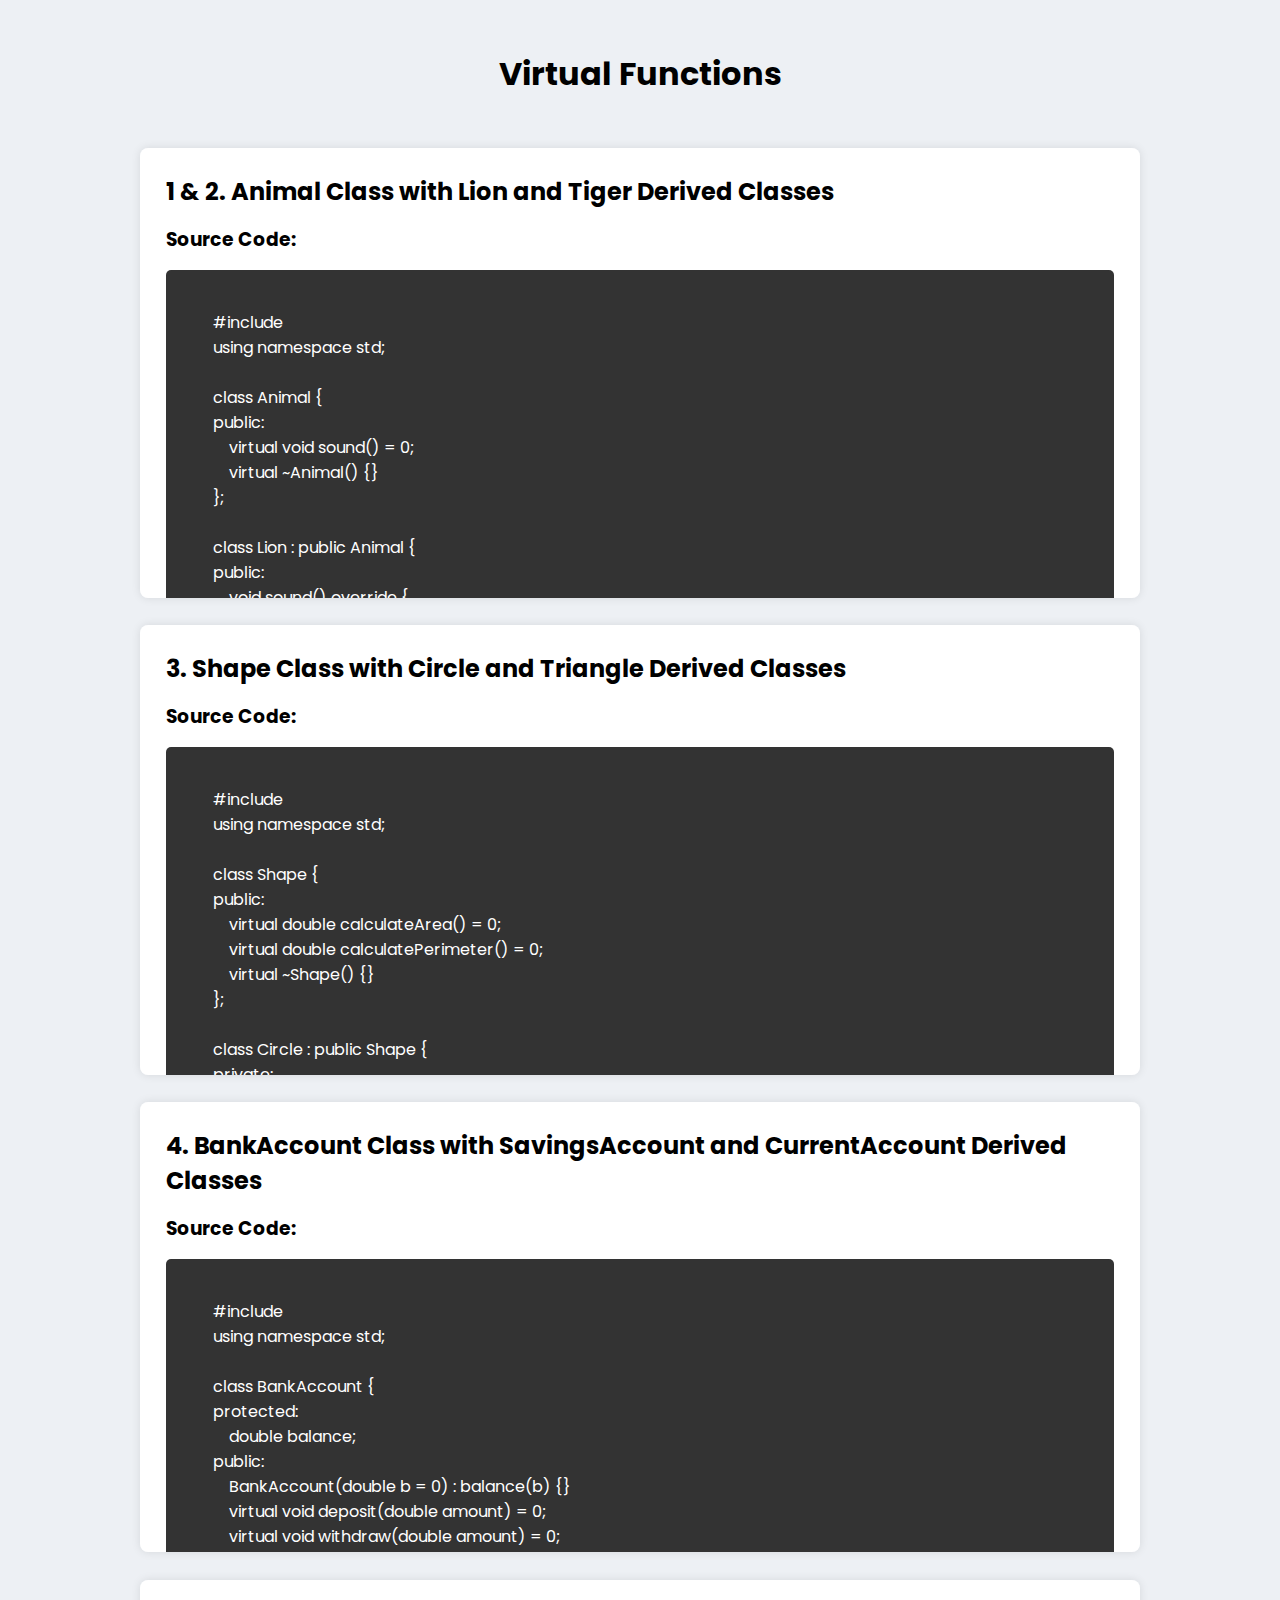
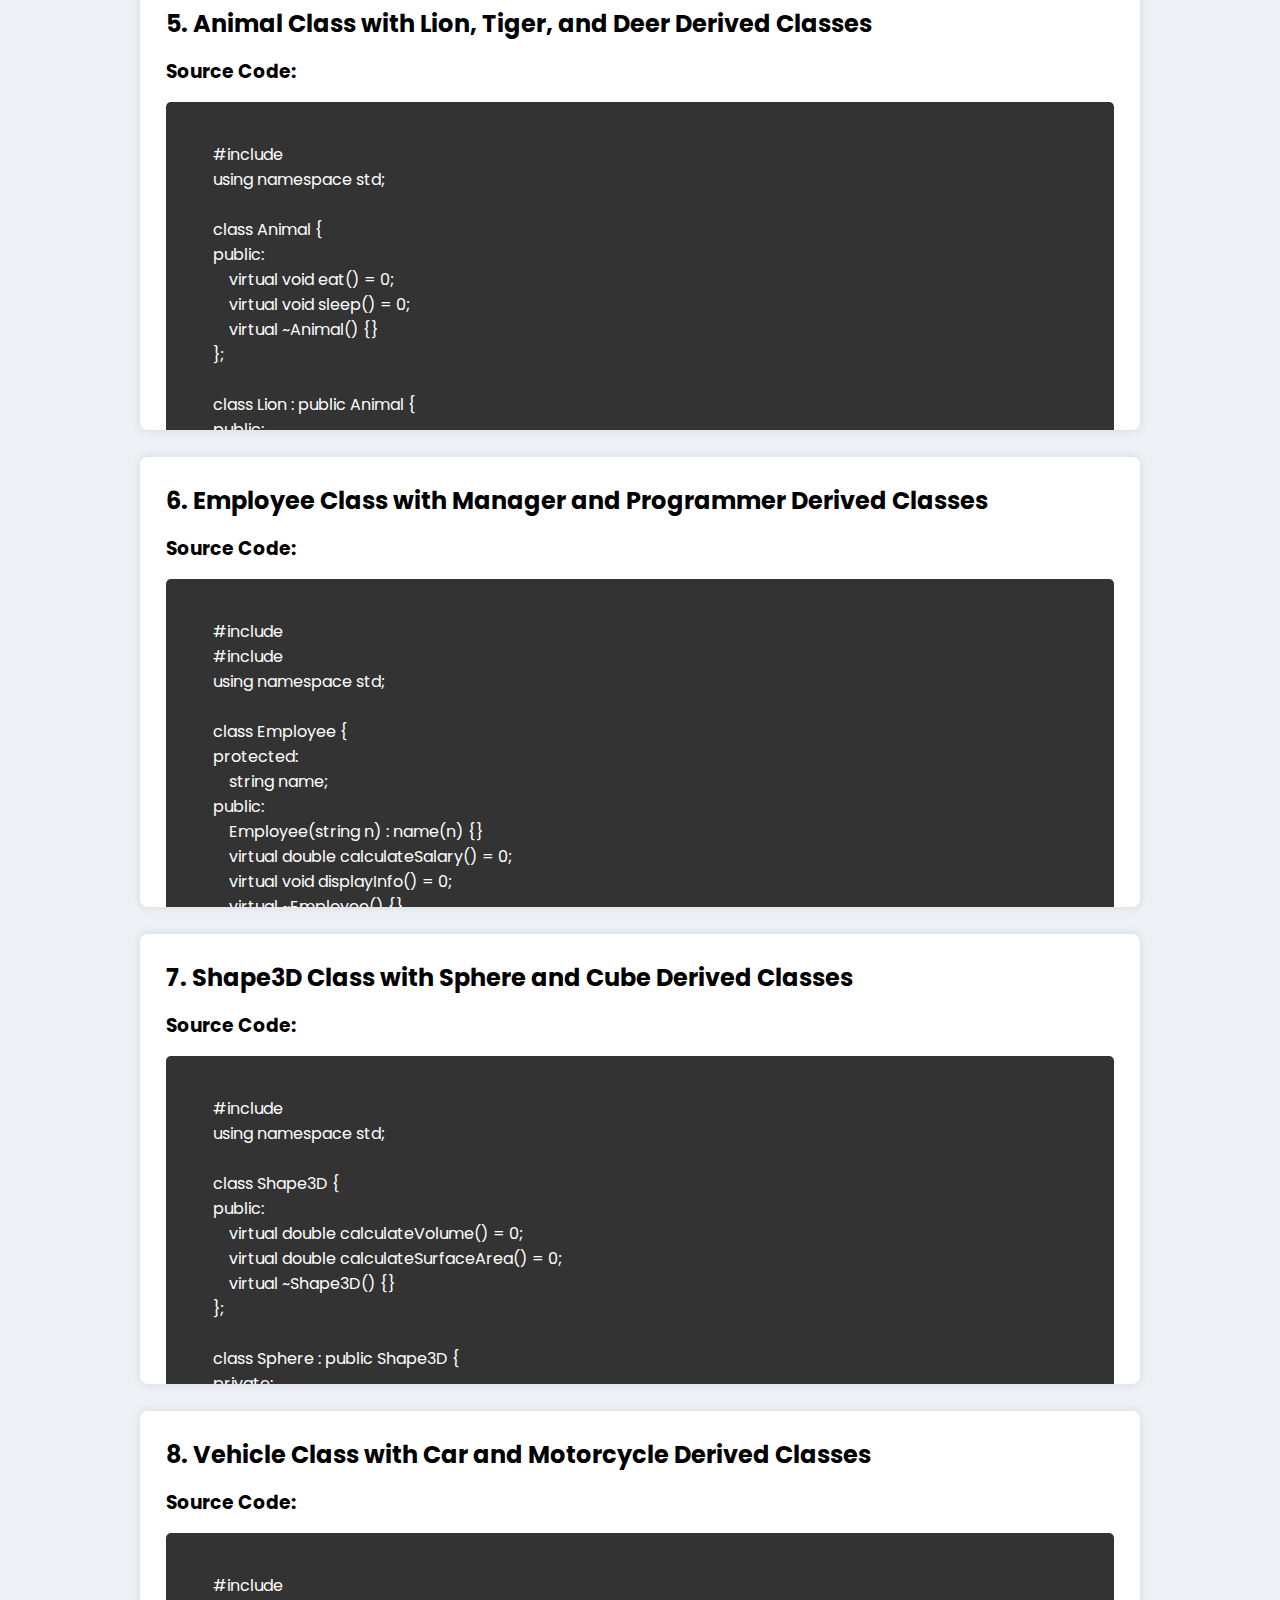
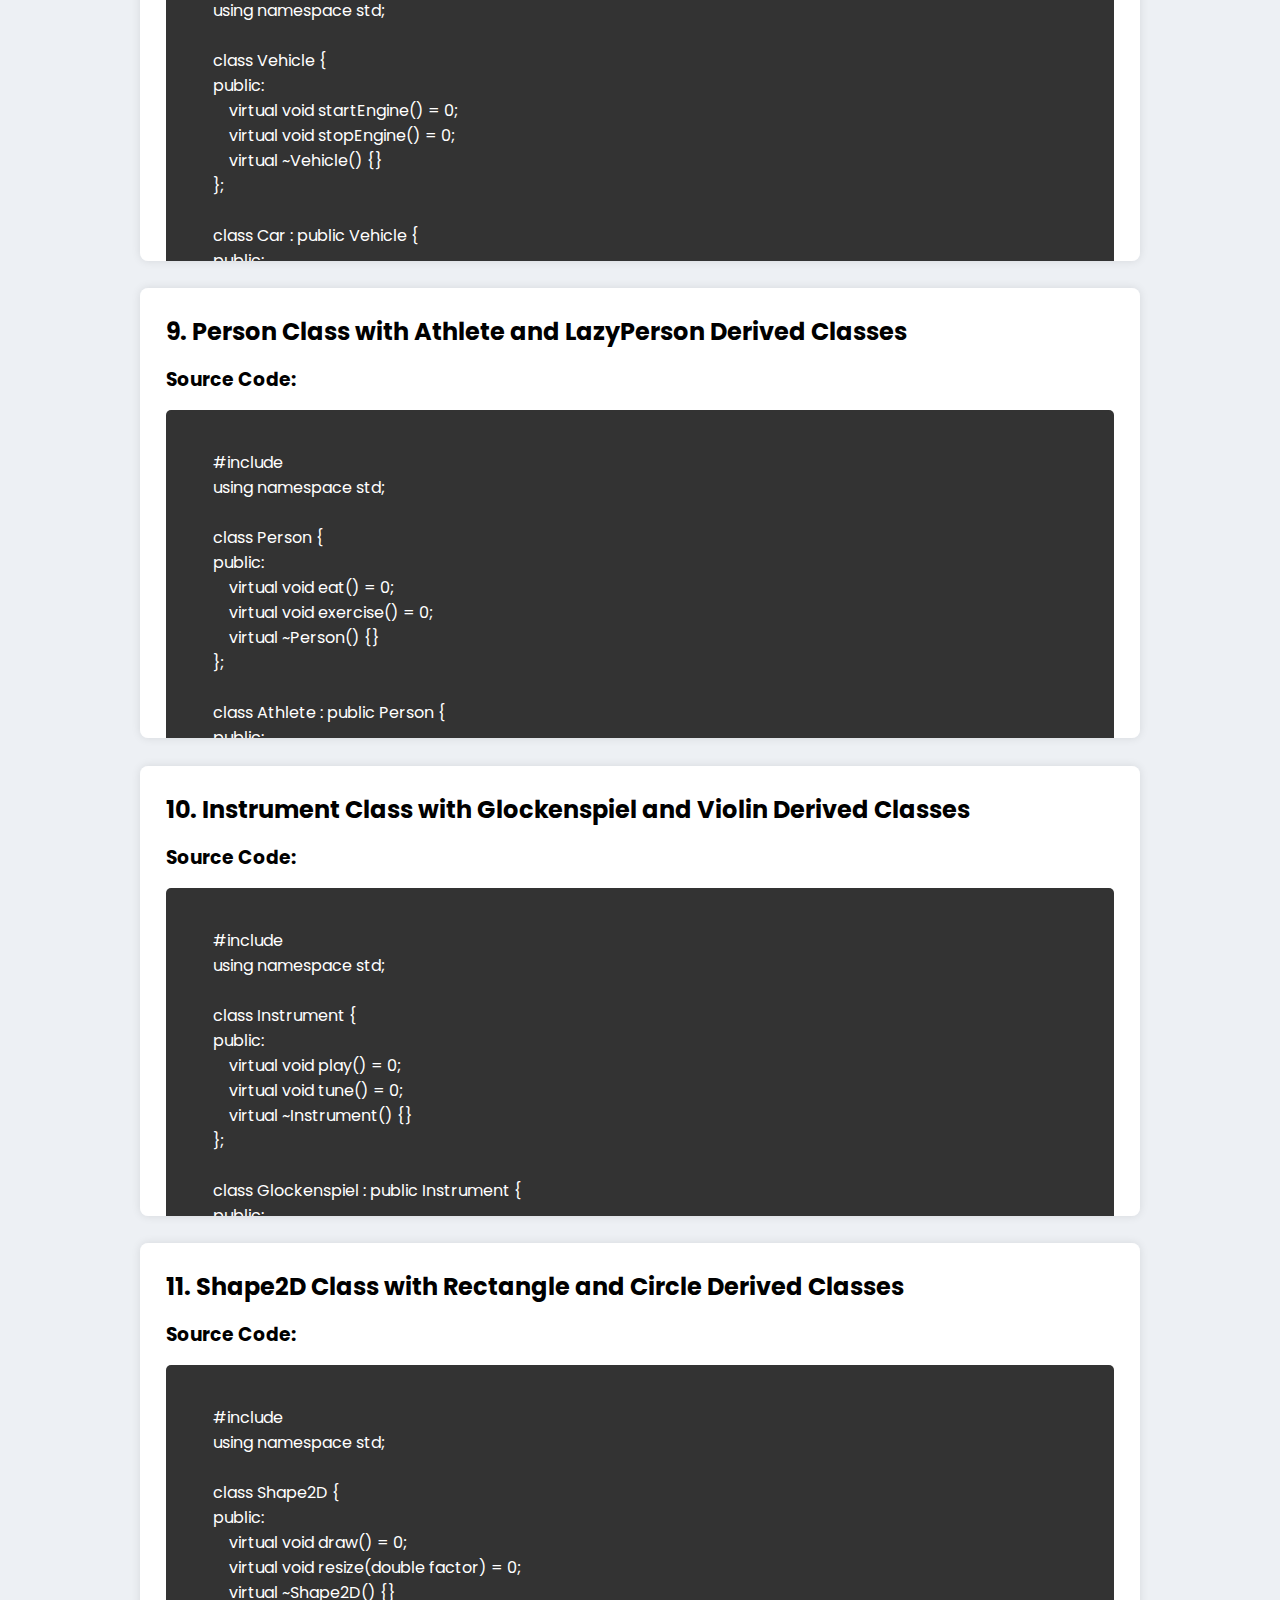
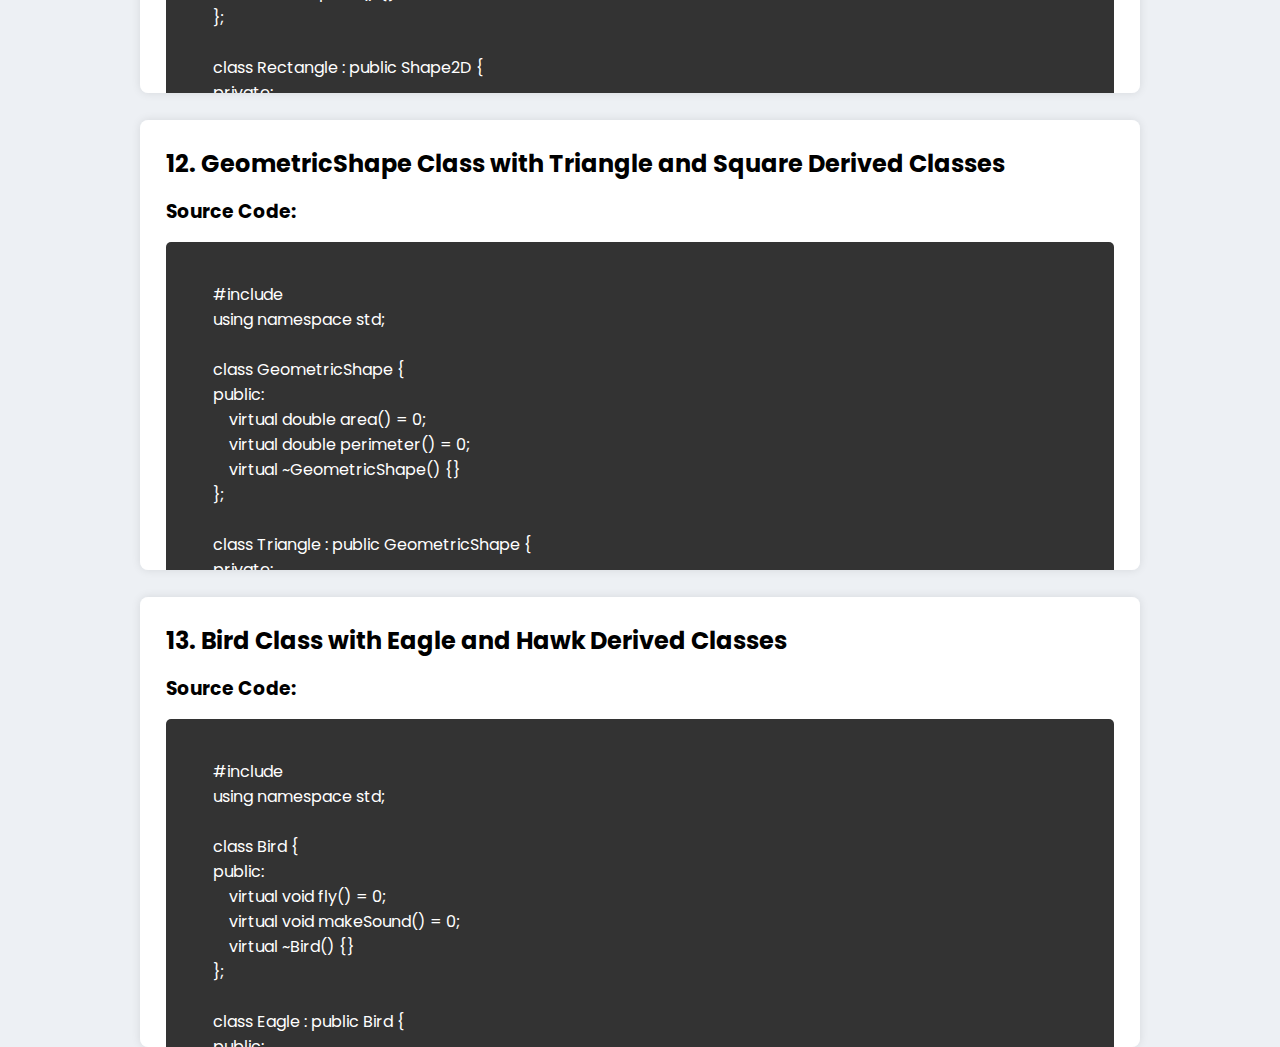
<file: virtual-functions.html>
<!DOCTYPE html>
<html lang="en">
<head>
    <meta charset="UTF-8">
    <meta name="viewport" content="width=device-width, initial-scale=1.0">
    <title>Virtual Functions</title>
    <link rel="stylesheet" href="programmes.css">
</head>
<body>
    <h1>Virtual Functions</h1>

        <div class="program">
            <h2>1 & 2. Animal Class with Lion and Tiger Derived Classes</h2>
            <h3>Source Code:</h3>
            <pre><code>
        #include <iostream>
        using namespace std;
        
        class Animal {
        public:
            virtual void sound() = 0;
            virtual ~Animal() {}
        };
        
        class Lion : public Animal {
        public:
            void sound() override {
                cout << "Lion roars" << endl;
            }
        };
        
        class Tiger : public Animal {
        public:
            void sound() override {
                cout << "Tiger growls" << endl;
            }
        };
        
        int main() {
            Animal* lion = new Lion();
            Animal* tiger = new Tiger();
            lion->sound();
            tiger->sound();
            delete lion;
            delete tiger;
            return 0;
        }
            </code></pre>
            <h3>Output:</h3>
            <pre>
        Lion roars
        Tiger growls
            </pre>
        </div>
        
        
        
        <div class="program">
            <h2>3. Shape Class with Circle and Triangle Derived Classes</h2>
            <h3>Source Code:</h3>
            <pre><code>
        #include <iostream>
        using namespace std;
        
        class Shape {
        public:
            virtual double calculateArea() = 0;
            virtual double calculatePerimeter() = 0;
            virtual ~Shape() {}
        };
        
        class Circle : public Shape {
        private:
            double radius;
        public:
            Circle(double r) : radius(r) {}
            double calculateArea() override {
                return 3.14159 * radius * radius;
            }
            double calculatePerimeter() override {
                return 2 * 3.14159 * radius;
            }
        };
        
        class Triangle : public Shape {
        private:
            double a, b, c;
        public:
            Triangle(double x, double y, double z) : a(x), b(y), c(z) {}
            double calculateArea() override {
                double s = (a + b + c) / 2;
                return sqrt(s * (s - a) * (s - b) * (s - c));
            }
            double calculatePerimeter() override {
                return a + b + c;
            }
        };
        
        int main() {
            Shape* circle = new Circle(5);
            Shape* triangle = new Triangle(3, 4, 5);
            cout << "Circle Area: " << circle->calculateArea() << endl;
            cout << "Circle Perimeter: " << circle->calculatePerimeter() << endl;
            cout << "Triangle Area: " << triangle->calculateArea() << endl;
            cout << "Triangle Perimeter: " << triangle->calculatePerimeter() << endl;
            delete circle;
            delete triangle;
            return 0;
        }
            </code></pre>
            <h3>Output:</h3>
            <pre>
        Circle Area: 78.5397
        Circle Perimeter: 31.4159
        Triangle Area: 6
        Triangle Perimeter: 12
            </pre>
        </div>
        
        
        
        <div class="program">
            <h2>4. BankAccount Class with SavingsAccount and CurrentAccount Derived Classes</h2>
            <h3>Source Code:</h3>
            <pre><code>
        #include <iostream>
        using namespace std;
        
        class BankAccount {
        protected:
            double balance;
        public:
            BankAccount(double b = 0) : balance(b) {}
            virtual void deposit(double amount) = 0;
            virtual void withdraw(double amount) = 0;
            virtual ~BankAccount() {}
            double getBalance() { return balance; }
        };
        
        class SavingsAccount : public BankAccount {
        public:
            SavingsAccount(double b) : BankAccount(b) {}
            void deposit(double amount) override {
                balance += amount;
            }
            void withdraw(double amount) override {
                if (balance - amount >= 100) balance -= amount;
                else cout << "Insufficient balance for withdrawal" << endl;
            }
        };
        
        class CurrentAccount : public BankAccount {
        public:
            CurrentAccount(double b) : BankAccount(b) {}
            void deposit(double amount) override {
                balance += amount;
            }
            void withdraw(double amount) override {
                balance -= amount;
            }
        };
        
        int main() {
            BankAccount* savings = new SavingsAccount(200);
            BankAccount* current = new CurrentAccount(200);
            savings->withdraw(150);
            current->withdraw(150);
            cout << "Savings Balance: " << savings->getBalance() << endl;
            cout << "Current Balance: " << current->getBalance() << endl;
            delete savings;
            delete current;
            return 0;
        }
            </code></pre>
            <h3>Output:</h3>
            <pre>
        Insufficient balance for withdrawal
        Savings Balance: 200
        Current Balance: 50
            </pre>
        </div>
        
        
        
        <div class="program">
            <h2>5. Animal Class with Lion, Tiger, and Deer Derived Classes</h2>
            <h3>Source Code:</h3>
            <pre><code>
        #include <iostream>
        using namespace std;
        
        class Animal {
        public:
            virtual void eat() = 0;
            virtual void sleep() = 0;
            virtual ~Animal() {}
        };
        
        class Lion : public Animal {
        public:
            void eat() override {
                cout << "Lion eats meat" << endl;
            }
            void sleep() override {
                cout << "Lion sleeps in den" << endl;
            }
        };
        
        class Tiger : public Animal {
        public:
            void eat() override {
                cout << "Tiger eats flesh" << endl;
            }
            void sleep() override {
                cout << "Tiger sleeps in cave" << endl;
            }
        };
        
        class Deer : public Animal {
        public:
            void eat() override {
                cout << "Deer eats grass" << endl;
            }
            void sleep() override {
                cout << "Deer sleeps in open" << endl;
            }
        };
        
        int main() {
            Animal* lion = new Lion();
            Animal* tiger = new Tiger();
            Animal* deer = new Deer();
            lion->eat(); lion->sleep();
            tiger->eat(); tiger->sleep();
            deer->eat(); deer->sleep();
            delete lion; delete tiger; delete deer;
            return 0;
        }
            </code></pre>
            <h3>Output:</h3>
            <pre>
        Lion eats meat
        Lion sleeps in den
        Tiger eats flesh
        Tiger sleeps in cave
        Deer eats grass
        Deer sleeps in open
            </pre>
        </div>
        
        
        
        <div class="program">
            <h2>6. Employee Class with Manager and Programmer Derived Classes</h2>
            <h3>Source Code:</h3>
            <pre><code>
        #include <iostream>
        #include <string>
        using namespace std;
        
        class Employee {
        protected:
            string name;
        public:
            Employee(string n) : name(n) {}
            virtual double calculateSalary() = 0;
            virtual void displayInfo() = 0;
            virtual ~Employee() {}
        };
        
        class Manager : public Employee {
        public:
            Manager(string n) : Employee(n) {}
            double calculateSalary() override {
                return 80000;
            }
            void displayInfo() override {
                cout << "Name: " << name << ", Role: Manager, Salary: " << calculateSalary() << endl;
            }
        };
        
        class Programmer : public Employee {
        public:
            Programmer(string n) : Employee(n) {}
            double calculateSalary() override {
                return 60000;
            }
            void displayInfo() override {
                cout << "Name: " << name << ", Role: Programmer, Salary: " << calculateSalary() << endl;
            }
        };
        
        int main() {
            Employee* mgr = new Manager("Alice");
            Employee* prog = new Programmer("Bob");
            mgr->displayInfo();
            prog->displayInfo();
            delete mgr;
            delete prog;
            return 0;
        }
            </code></pre>
            <h3>Output:</h3>
            <pre>
        Name: Alice, Role: Manager, Salary: 80000
        Name: Bob, Role: Programmer, Salary: 60000
            </pre>
        </div>
        
        
        
        <div class="program">
            <h2>7. Shape3D Class with Sphere and Cube Derived Classes</h2>
            <h3>Source Code:</h3>
            <pre><code>
        #include <iostream>
        using namespace std;
        
        class Shape3D {
        public:
            virtual double calculateVolume() = 0;
            virtual double calculateSurfaceArea() = 0;
            virtual ~Shape3D() {}
        };
        
        class Sphere : public Shape3D {
        private:
            double radius;
        public:
            Sphere(double r) : radius(r) {}
            double calculateVolume() override {
                return (4.0 / 3) * 3.14159 * radius * radius * radius;
            }
            double calculateSurfaceArea() override {
                return 4 * 3.14159 * radius * radius;
            }
        };
        
        class Cube : public Shape3D {
        private:
            double side;
        public:
            Cube(double s) : side(s) {}
            double calculateVolume() override {
                return side * side * side;
            }
            double calculateSurfaceArea() override {
                return 6 * side * side;
            }
        };
        
        int main() {
            Shape3D* sphere = new Sphere(3);
            Shape3D* cube = new Cube(4);
            cout << "Sphere Volume: " << sphere->calculateVolume() << endl;
            cout << "Sphere Surface Area: " << sphere->calculateSurfaceArea() << endl;
            cout << "Cube Volume: " << cube->calculateVolume() << endl;
            cout << "Cube Surface Area: " << cube->calculateSurfaceArea() << endl;
            delete sphere;
            delete cube;
            return 0;
        }
            </code></pre>
            <h3>Output:</h3>
            <pre>
        Sphere Volume: 113.097
        Sphere Surface Area: 113.097
        Cube Volume: 64
        Cube Surface Area: 96
            </pre>
        </div>
        
        
        
        <div class="program">
            <h2>8. Vehicle Class with Car and Motorcycle Derived Classes</h2>
            <h3>Source Code:</h3>
            <pre><code>
        #include <iostream>
        using namespace std;
        
        class Vehicle {
        public:
            virtual void startEngine() = 0;
            virtual void stopEngine() = 0;
            virtual ~Vehicle() {}
        };
        
        class Car : public Vehicle {
        public:
            void startEngine() override {
                cout << "Car engine started" << endl;
            }
            void stopEngine() override {
                cout << "Car engine stopped" << endl;
            }
        };
        
        class Motorcycle : public Vehicle {
        public:
            void startEngine() override {
                cout << "Motorcycle engine started" << endl;
            }
            void stopEngine() override {
                cout << "Motorcycle engine stopped" << endl;
            }
        };
        
        int main() {
            Vehicle* car = new Car();
            Vehicle* bike = new Motorcycle();
            car->startEngine(); car->stopEngine();
            bike->startEngine(); bike->stopEngine();
            delete car;
            delete bike;
            return 0;
        }
            </code></pre>
            <h3>Output:</h3>
            <pre>
        Car engine started
        Car engine stopped
        Motorcycle engine started
        Motorcycle engine stopped
            </pre>
        </div>
        
        
        
        <div class="program">
            <h2>9. Person Class with Athlete and LazyPerson Derived Classes</h2>
            <h3>Source Code:</h3>
            <pre><code>
        #include <iostream>
        using namespace std;
        
        class Person {
        public:
            virtual void eat() = 0;
            virtual void exercise() = 0;
            virtual ~Person() {}
        };
        
        class Athlete : public Person {
        public:
            void eat() override {
                cout << "Athlete eats a balanced diet" << endl;
            }
            void exercise() override {
                cout << "Athlete trains intensely" << endl;
            }
        };
        
        class LazyPerson : public Person {
        public:
            void eat() override {
                cout << "Lazy person eats junk food" << endl;
            }
            void exercise() override {
                cout << "Lazy person avoids exercise" << endl;
            }
        };
        
        int main() {
            Person* athlete = new Athlete();
            Person* lazy = new LazyPerson();
            athlete->eat(); athlete->exercise();
            lazy->eat(); lazy->exercise();
            delete athlete;
            delete lazy;
            return 0;
        }
            </code></pre>
            <h3>Output:</h3>
            <pre>
        Athlete eats a balanced diet
        Athlete trains intensely
        Lazy person eats junk food
        Lazy person avoids exercise
            </pre>
        </div>
        
        
        
        <div class="program">
            <h2>10. Instrument Class with Glockenspiel and Violin Derived Classes</h2>
            <h3>Source Code:</h3>
            <pre><code>
        #include <iostream>
        using namespace std;
        
        class Instrument {
        public:
            virtual void play() = 0;
            virtual void tune() = 0;
            virtual ~Instrument() {}
        };
        
        class Glockenspiel : public Instrument {
        public:
            void play() override {
                cout << "Glockenspiel plays a chime" << endl;
            }
            void tune() override {
                cout << "Glockenspiel is tuned with a mallet" << endl;
            }
        };
        
        class Violin : public Instrument {
        public:
            void play() override {
                cout << "Violin plays a melody" << endl;
            }
            void tune() override {
                cout << "Violin is tuned with pegs" << endl;
            }
        };
        
        int main() {
            Instrument* glock = new Glockenspiel();
            Instrument* violin = new Violin();
            glock->play(); glock->tune();
            violin->play(); violin->tune();
            delete glock;
            delete violin;
            return 0;
        }
            </code></pre>
            <h3>Output:</h3>
            <pre>
        Glockenspiel plays a chime
        Glockenspiel is tuned with a mallet
        Violin plays a melody
        Violin is tuned with pegs
            </pre>
        </div>
        
        
        
        <div class="program">
            <h2>11. Shape2D Class with Rectangle and Circle Derived Classes</h2>
            <h3>Source Code:</h3>
            <pre><code>
        #include <iostream>
        using namespace std;
        
        class Shape2D {
        public:
            virtual void draw() = 0;
            virtual void resize(double factor) = 0;
            virtual ~Shape2D() {}
        };
        
        class Rectangle : public Shape2D {
        private:
            double width, height;
        public:
            Rectangle(double w, double h) : width(w), height(h) {}
            void draw() override {
                cout << "Drawing Rectangle with width " << width << " and height " << height << endl;
            }
            void resize(double factor) override {
                width *= factor;
                height *= factor;
                cout << "Resized Rectangle to width " << width << " and height " << height << endl;
            }
        };
        
        class Circle : public Shape2D {
        private:
            double radius;
        public:
            Circle(double r) : radius(r) {}
            void draw() override {
                cout << "Drawing Circle with radius " << radius << endl;
            }
            void resize(double factor) override {
                radius *= factor;
                cout << "Resized Circle to radius " << radius << endl;
            }
        };
        
        int main() {
            Shape2D* rect = new Rectangle(5, 3);
            Shape2D* circle = new Circle(4);
            rect->draw(); rect->resize(2);
            circle->draw(); circle->resize(1.5);
            delete rect;
            delete circle;
            return 0;
        }
            </code></pre>
            <h3>Output:</h3>
            <pre>
        Drawing Rectangle with width 5 and height 3
        Resized Rectangle to width 10 and height 6
        Drawing Circle with radius 4
        Resized Circle to radius 6
            </pre>
        </div>
        
        
        
        <div class="program">
            <h2>12. GeometricShape Class with Triangle and Square Derived Classes</h2>
            <h3>Source Code:</h3>
            <pre><code>
        #include <iostream>
        using namespace std;
        
        class GeometricShape {
        public:
            virtual double area() = 0;
            virtual double perimeter() = 0;
            virtual ~GeometricShape() {}
        };
        
        class Triangle : public GeometricShape {
        private:
            double a, b, c;
        public:
            Triangle(double x, double y, double z) : a(x), b(y), c(z) {}
            double area() override {
                double s = (a + b + c) / 2;
                return sqrt(s * (s - a) * (s - b) * (s - c));
            }
            double perimeter() override {
                return a + b + c;
            }
        };
        
        class Square : public GeometricShape {
        private:
            double side;
        public:
            Square(double s) : side(s) {}
            double area() override {
                return side * side;
            }
            double perimeter() override {
                return 4 * side;
            }
        };
        
        int main() {
            GeometricShape* triangle = new Triangle(3, 4, 5);
            GeometricShape* square = new Square(4);
            cout << "Triangle Area: " << triangle->area() << endl;
            cout << "Triangle Perimeter: " << triangle->perimeter() << endl;
            cout << "Square Area: " << square->area() << endl;
            cout << "Square Perimeter: " << square->perimeter() << endl;
            delete triangle;
            delete square;
            return 0;
        }
            </code></pre>
            <h3>Output:</h3>
            <pre>
        Triangle Area: 6
        Triangle Perimeter: 12
        Square Area: 16
        Square Perimeter: 16
            </pre>
        </div>
        
        
        
        <div class="program">
            <h2>13. Bird Class with Eagle and Hawk Derived Classes</h2>
            <h3>Source Code:</h3>
            <pre><code>
        #include <iostream>
        using namespace std;
        
        class Bird {
        public:
            virtual void fly() = 0;
            virtual void makeSound() = 0;
            virtual ~Bird() {}
        };
        
        class Eagle : public Bird {
        public:
            void fly() override {
                cout << "Eagle soars high" << endl;
            }
            void makeSound() override {
                cout << "Eagle screeches" << endl;
            }
        };
        
        class Hawk : public Bird {
        public:
            void fly() override {
                cout << "Hawk glides swiftly" << endl;
            }
            void makeSound() override {
                cout << "Hawk cries" << endl;
            }
        };
        
        int main() {
            Bird* eagle = new Eagle();
            Bird* hawk = new Hawk();
            eagle->fly(); eagle->makeSound();
            hawk->fly(); hawk->makeSound();
            delete eagle;
            delete hawk;
            return 0;
        }
            </code></pre>
            <h3>Output:</h3>
            <pre>
        Eagle soars high
        Eagle screeches
        Hawk glides swiftly
        Hawk cries
            </pre>
        </div>
        
</body>
</html>
</file>
<file: style.css>
@import url(https://fonts.googleapis.com/css?family=Poppins:100,100italic,200,200italic,300,300italic,regular,italic,500,500italic,600,600italic,700,700italic,800,800italic,900,900italic);

* {
    margin: 0;
    padding: 0;
    box-sizing: border-box;
    font-family: 'Poppins';
}
html, body {
    width: 100%;
    min-height: 100vh;
}
body{
background: -webkit-linear-gradient(to bottom, #ffffff, #abbaab);  /* Chrome 10-25, Safari 5.1-6 */
background: linear-gradient(to bottom, #ffffff, #abbaab); /* W3C, IE 10+/ Edge, Firefox 16+, Chrome 26+, Opera 12+, Safari 7+ */

    

}

h1{
    text-align: center;
    margin: 50px 0;
    color: black;
}

.programme-list-container {
    max-width: 1200px;
    margin-inline: auto;
    padding-inline: 1rem;
    display: flex;
    justify-content: center; 
}

ol li{
    margin-top: 1rem;
    cursor: pointer;
    color: black;
}

ol li:hover{
    color: #ca8deb;
}
</file>
<file: programmes.css>
@import url(https://fonts.googleapis.com/css?family=Poppins:100,100italic,200,200italic,300,300italic,regular,italic,500,500italic,600,600italic,700,700italic,800,800italic,900,900italic);

* {
    margin: 0;
    padding: 0;
    box-sizing: border-box;
    font-family: 'Poppins';
}
html, body {
    width: 100%;
    height: 100%;
    background-color: hsl(221deg 23.76% 94.41%);
}

h1{
    text-align: center;
    padding: 50px 0;
}


.program {
    max-width: 1000px;
    margin-inline: auto;
    background: white;
    padding: 26px;
    border-radius: 8px;
    box-shadow: 0 0 10px rgba(0, 0, 0, 0.1);
    margin-bottom: 1.7rem;
    height: 450px;
    overflow-y:auto ;
}

pre {
    background: #333;
    color: #fff;
    padding: 15px;
    border-radius: 5px;
    white-space: pre-wrap;        
    word-wrap: break-word;     
    overflow-x: hidden;
}

h3{
    padding-block: 1rem;
}
</file>
